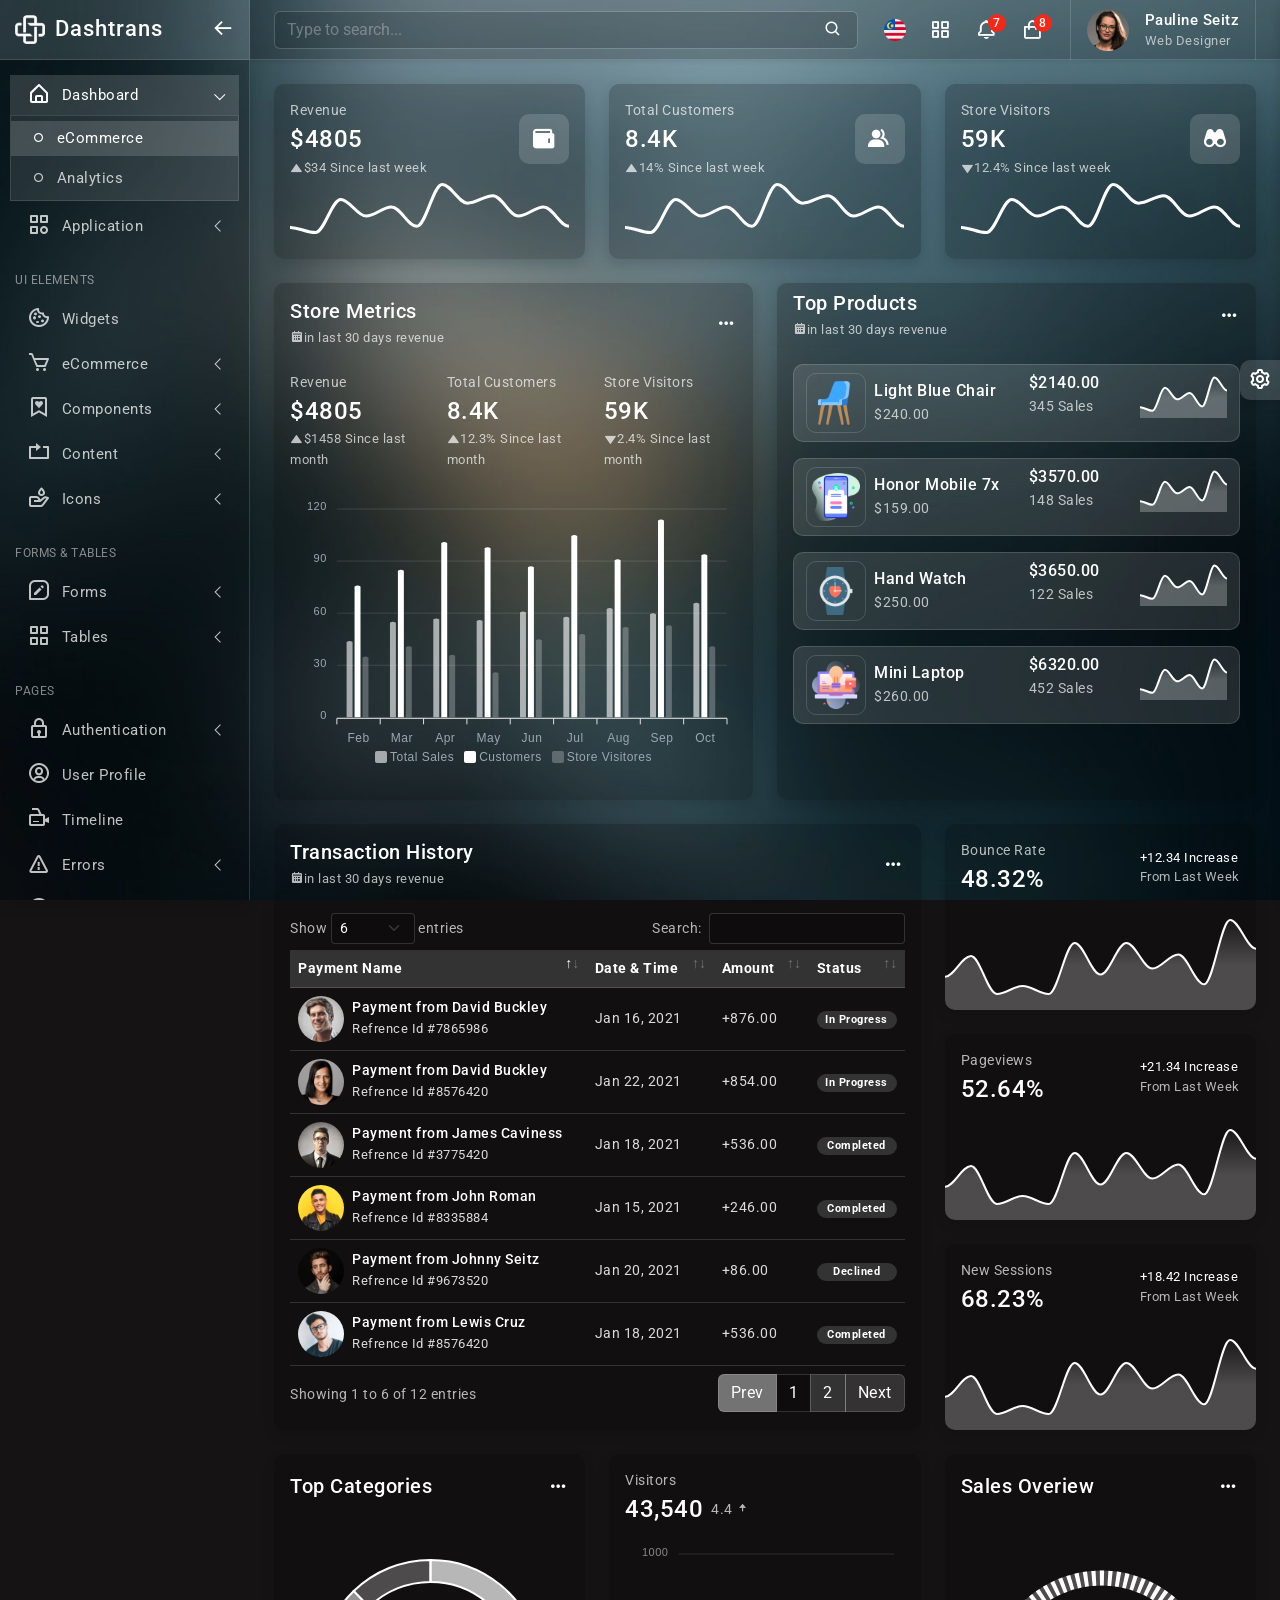
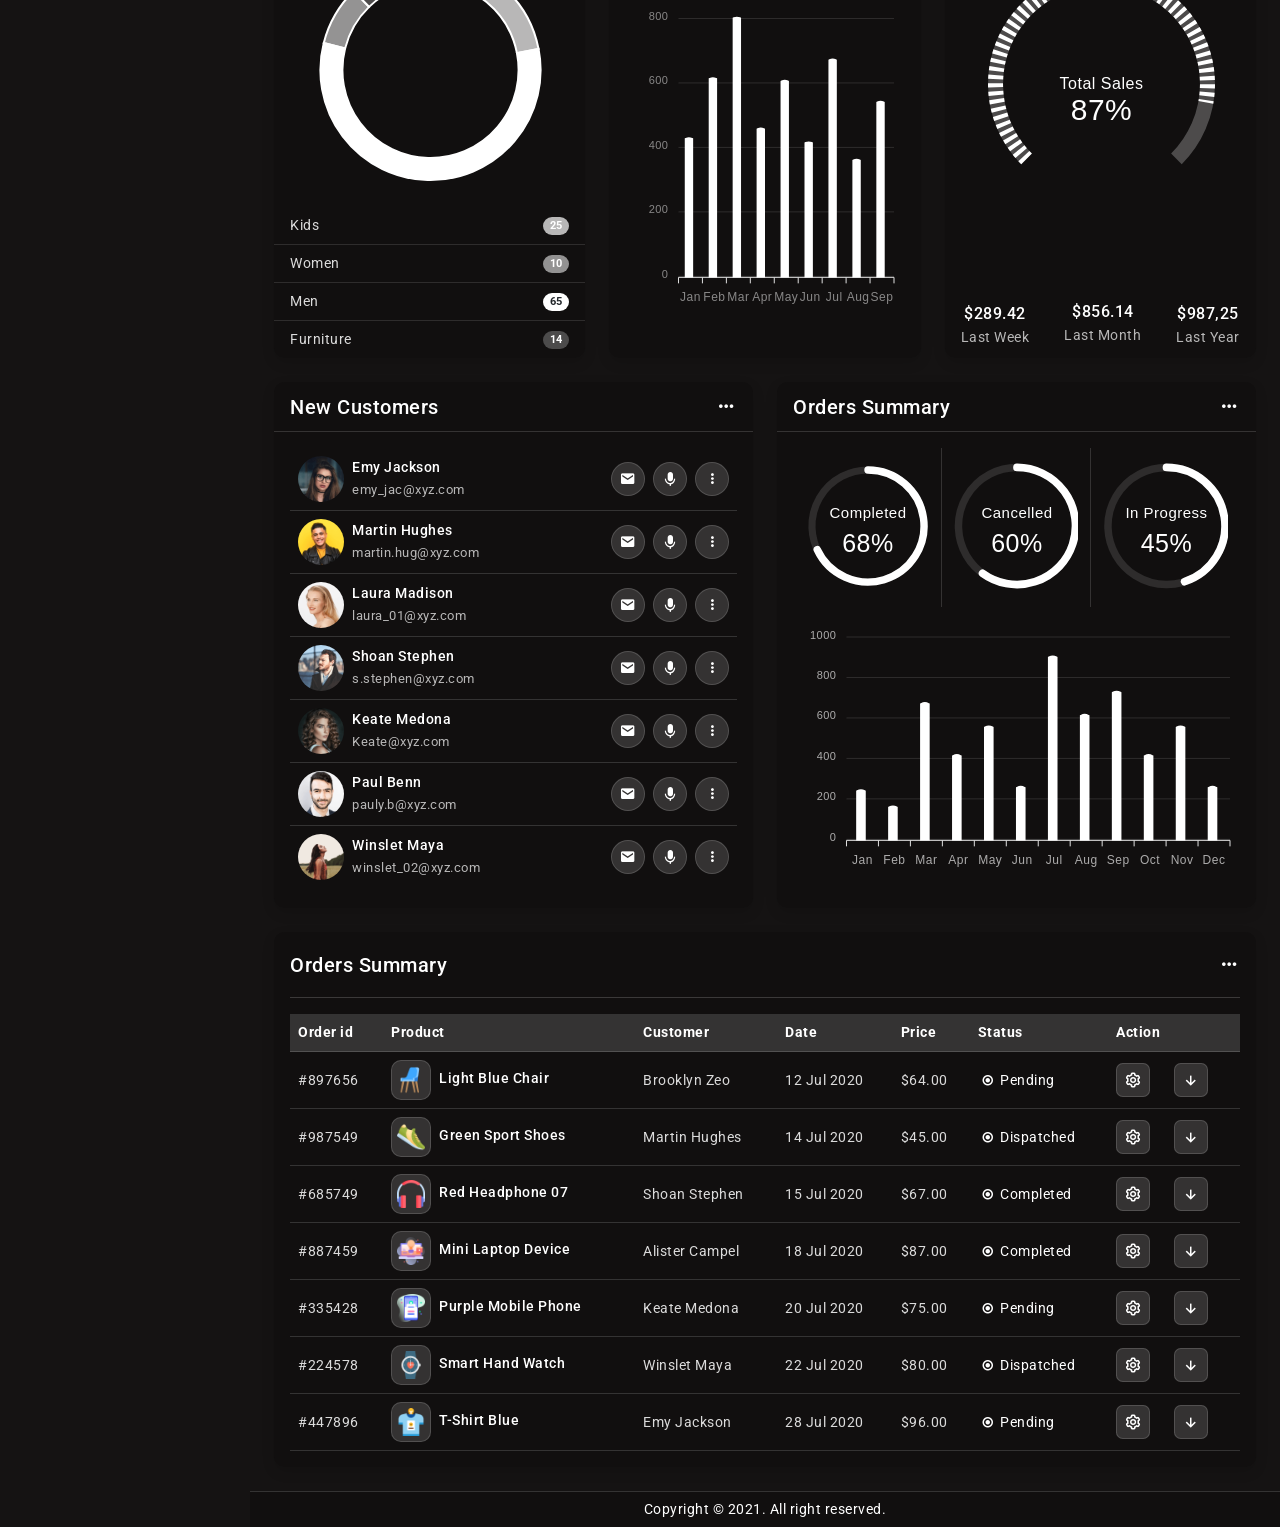
<file: refs/design_system/model_3/index.html>
<!DOCTYPE html><html lang="en"><head>
	<!-- Required meta tags -->
	<meta charset="utf-8">
	<meta name="viewport" content="width=device-width, initial-scale=1">
	<!--favicon-->
	<link rel="icon" href="images/favicon-32x32.png" type="image/png">
	<!--plugins-->
	<link href="css/simplebar.css" rel="stylesheet">
	<link href="css/perfect-scrollbar.css" rel="stylesheet">
	<link href="css/metisMenu.min.css" rel="stylesheet">
	<link href="css/dataTables.bootstrap5.min.css" rel="stylesheet">
	<!-- loader-->
	<link href="css/pace.min.css" rel="stylesheet">
	<script src="js/pace.min.js"></script>
	<!-- Bootstrap CSS -->
	<link href="css/bootstrap.min.css" rel="stylesheet">
	<link href="css/bootstrap-extended.css" rel="stylesheet">
	<link href="https://fonts.googleapis.com/css2?family=Roboto:wght@400;500&display=swap" rel="stylesheet">
	<link href="css/app.css" rel="stylesheet">
	<link href="css/icons.css" rel="stylesheet">
	
	<title>Dashtrans - Bootstrap5 Admin Template</title>
</head>

<body class="bg-theme bg-theme2">
	<!--wrapper-->
	<div class="wrapper">
		<!--sidebar wrapper -->
		<div class="sidebar-wrapper" data-simplebar="true">
			<div class="sidebar-header">
				<div>
					<img src="images/logo-icon.png" class="logo-icon" alt="logo icon">
				</div>
				<div>
					<h4 class="logo-text">Dashtrans</h4>
				</div>
				<div class="toggle-icon ms-auto"><i class="bx bx-arrow-back"></i>
				</div>
			 </div>
			<!--navigation-->
			<ul class="metismenu" id="menu">
				<li>
					<a href="javascript:;" class="has-arrow">
						<div class="parent-icon"><i class="bx bx-home-alt"></i>
						</div>
						<div class="menu-title">Dashboard</div>
					</a>
					<ul>
						<li> <a href="index.html"><i class="bx bx-radio-circle"></i>eCommerce</a>
						</li>
						<li> <a href="index2.html"><i class="bx bx-radio-circle"></i>Analytics</a>
						</li>
					</ul>
				</li>
				<li>
					<a href="javascript:;" class="has-arrow">
						<div class="parent-icon"><i class="bx bx-category"></i>
						</div>
						<div class="menu-title">Application</div>
					</a>
					<ul>
						<li> <a href="app-emailbox.html"><i class="bx bx-radio-circle"></i>Email</a>
						</li>
						<li> <a href="app-chat-box.html"><i class="bx bx-radio-circle"></i>Chat Box</a>
						</li>
						<li> <a href="app-file-manager.html"><i class="bx bx-radio-circle"></i>File Manager</a>
						</li>
						<li> <a href="app-contact-list.html"><i class="bx bx-radio-circle"></i>Contatcs</a>
						</li>
						<li> <a href="app-to-do.html"><i class="bx bx-radio-circle"></i>Todo List</a>
						</li>
						<li> <a href="app-invoice.html"><i class="bx bx-radio-circle"></i>Invoice</a>
						</li>
						<li> <a href="app-fullcalender.html"><i class="bx bx-radio-circle"></i>Calendar</a>
						</li>
					</ul>
				</li>
				<li class="menu-label">UI Elements</li>
				<li>
					<a href="widgets.html">
						<div class="parent-icon"><i class="bx bx-cookie"></i>
						</div>
						<div class="menu-title">Widgets</div>
					</a>
				</li>
				<li>
					<a href="javascript:;" class="has-arrow">
						<div class="parent-icon"><i class="bx bx-cart"></i>
						</div>
						<div class="menu-title">eCommerce</div>
					</a>
					<ul>
						<li> <a href="ecommerce-products.html"><i class="bx bx-radio-circle"></i>Products</a>
						</li>
						<li> <a href="ecommerce-products-details.html"><i class="bx bx-radio-circle"></i>Product Details</a>
						</li>
						<li> <a href="ecommerce-add-new-products.html"><i class="bx bx-radio-circle"></i>Add New Products</a>
						</li>
						<li> <a href="ecommerce-orders.html"><i class="bx bx-radio-circle"></i>Orders</a>
						</li>
					</ul>
				</li>
				<li>
					<a class="has-arrow" href="javascript:;">
						<div class="parent-icon"><i class="bx bx-bookmark-heart"></i>
						</div>
						<div class="menu-title">Components</div>
					</a>
					<ul>
						<li> <a href="component-alerts.html"><i class="bx bx-radio-circle"></i>Alerts</a>
						</li>
						<li> <a href="component-accordions.html"><i class="bx bx-radio-circle"></i>Accordions</a>
						</li>
						<li> <a href="component-badges.html"><i class="bx bx-radio-circle"></i>Badges</a>
						</li>
						<li> <a href="component-buttons.html"><i class="bx bx-radio-circle"></i>Buttons</a>
						</li>
						<li> <a href="component-cards.html"><i class="bx bx-radio-circle"></i>Cards</a>
						</li>
						<li> <a href="component-carousels.html"><i class="bx bx-radio-circle"></i>Carousels</a>
						</li>
						<li> <a href="component-list-groups.html"><i class="bx bx-radio-circle"></i>List Groups</a>
						</li>
						<li> <a href="component-media-object.html"><i class="bx bx-radio-circle"></i>Media Objects</a>
						</li>
						<li> <a href="component-modals.html"><i class="bx bx-radio-circle"></i>Modals</a>
						</li>
						<li> <a href="component-navs-tabs.html"><i class="bx bx-radio-circle"></i>Navs & Tabs</a>
						</li>
						<li> <a href="component-navbar.html"><i class="bx bx-radio-circle"></i>Navbar</a>
						</li>
						<li> <a href="component-paginations.html"><i class="bx bx-radio-circle"></i>Pagination</a>
						</li>
						<li> <a href="component-popovers-tooltips.html"><i class="bx bx-radio-circle"></i>Popovers & Tooltips</a>
						</li>
						<li> <a href="component-progress-bars.html"><i class="bx bx-radio-circle"></i>Progress</a>
						</li>
						<li> <a href="component-spinners.html"><i class="bx bx-radio-circle"></i>Spinners</a>
						</li>
						<li> <a href="component-notifications.html"><i class="bx bx-radio-circle"></i>Notifications</a>
						</li>
						<li> <a href="component-avtars-chips.html"><i class="bx bx-radio-circle"></i>Avatrs & Chips</a>
						</li>
					</ul>
				</li>
				<li>
					<a class="has-arrow" href="javascript:;">
						<div class="parent-icon"><i class="bx bx-repeat"></i>
						</div>
						<div class="menu-title">Content</div>
					</a>
					<ul>
						<li> <a href="content-grid-system.html"><i class="bx bx-radio-circle"></i>Grid System</a>
						</li>
						<li> <a href="content-typography.html"><i class="bx bx-radio-circle"></i>Typography</a>
						</li>
						<li> <a href="content-text-utilities.html"><i class="bx bx-radio-circle"></i>Text Utilities</a>
						</li>
					</ul>
				</li>
				<li>
					<a class="has-arrow" href="javascript:;">
						<div class="parent-icon"> <i class="bx bx-donate-blood"></i>
						</div>
						<div class="menu-title">Icons</div>
					</a>
					<ul>
						<li> <a href="icons-line-icons.html"><i class="bx bx-radio-circle"></i>Line Icons</a>
						</li>
						<li> <a href="icons-boxicons.html"><i class="bx bx-radio-circle"></i>Boxicons</a>
						</li>
						<li> <a href="icons-feather-icons.html"><i class="bx bx-radio-circle"></i>Feather Icons</a>
						</li>
					</ul>
				</li>
				
				<li class="menu-label">Forms & Tables</li>
				<li>
					<a class="has-arrow" href="javascript:;">
						<div class="parent-icon"><i class="bx bx-message-square-edit"></i>
						</div>
						<div class="menu-title">Forms</div>
					</a>
					<ul>
						<li> <a href="form-elements.html"><i class="bx bx-radio-circle"></i>Form Elements</a>
						</li>
						<li> <a href="form-input-group.html"><i class="bx bx-radio-circle"></i>Input Groups</a>
						</li>
						
						<li> <a href="form-layouts.html"><i class="bx bx-radio-circle"></i>Forms Layouts</a>
						</li>
						<li> <a href="form-validations.html"><i class="bx bx-radio-circle"></i>Form Validation</a>
						</li>
						<li> <a href="form-wizard.html"><i class="bx bx-radio-circle"></i>Form Wizard</a>
						</li>
						<li> <a href="form-text-editor.html"><i class="bx bx-radio-circle"></i>Text Editor</a>
						</li>
						<li> <a href="form-file-upload.html"><i class="bx bx-radio-circle"></i>File Upload</a>
						</li>
						<li> <a href="form-date-time-pickes.html"><i class="bx bx-radio-circle"></i>Date Pickers</a>
						</li>
						<li> <a href="form-select2.html"><i class="bx bx-radio-circle"></i>Select2</a>
						</li>
						<li> <a href="form-repeater.html"><i class="bx bx-radio-circle"></i>Form Repeater</a>
						</li>
					</ul>
				</li>
				<li>
					<a class="has-arrow" href="javascript:;">
						<div class="parent-icon"><i class="bx bx-grid-alt"></i>
						</div>
						<div class="menu-title">Tables</div>
					</a>
					<ul>
						<li> <a href="table-basic-table.html"><i class="bx bx-radio-circle"></i>Basic Table</a>
						</li>
						<li> <a href="table-datatable.html"><i class="bx bx-radio-circle"></i>Data Table</a>
						</li>
					</ul>
				</li>
				<li class="menu-label">Pages</li>
				<li>
					<a class="has-arrow" href="javascript:;">
						<div class="parent-icon"><i class="bx bx-lock"></i>
						</div>
						<div class="menu-title">Authentication</div>
					</a>
					<ul>
						<li><a class="has-arrow" href="javascript:;"><i class="bx bx-radio-circle"></i>Basic</a>
							<ul>
								<li><a href="auth-basic-signin.html" target="_blank"><i class="bx bx-radio-circle"></i>Sign In</a></li>
								<li><a href="auth-basic-signup.html" target="_blank"><i class="bx bx-radio-circle"></i>Sign Up</a></li>
								<li><a href="auth-basic-forgot-password.html" target="_blank"><i class="bx bx-radio-circle"></i>Forgot Password</a></li>
								<li><a href="auth-basic-reset-password.html" target="_blank"><i class="bx bx-radio-circle"></i>Reset Password</a></li>
							</ul>
						</li>
						<li><a class="has-arrow" href="javascript:;"><i class="bx bx-radio-circle"></i>Cover</a>
							<ul>
								<li><a href="auth-cover-signin.html" target="_blank"><i class="bx bx-radio-circle"></i>Sign In</a></li>
								<li><a href="auth-cover-signup.html" target="_blank"><i class="bx bx-radio-circle"></i>Sign Up</a></li>
								<li><a href="auth-cover-forgot-password.html" target="_blank"><i class="bx bx-radio-circle"></i>Forgot Password</a></li>
								<li><a href="auth-cover-reset-password.html" target="_blank"><i class="bx bx-radio-circle"></i>Reset Password</a></li>
							</ul>
						</li>
						<li><a class="has-arrow" href="javascript:;"><i class="bx bx-radio-circle"></i>With Header Footer</a>
							<ul>
								<li><a href="auth-header-footer-signin.html" target="_blank"><i class="bx bx-radio-circle"></i>Sign In</a></li>
								<li><a href="auth-header-footer-signup.html" target="_blank"><i class="bx bx-radio-circle"></i>Sign Up</a></li>
								<li><a href="auth-header-footer-forgot-password.html" target="_blank"><i class="bx bx-radio-circle"></i>Forgot Password</a></li>
								<li><a href="auth-header-footer-reset-password.html" target="_blank"><i class="bx bx-radio-circle"></i>Reset Password</a></li>
							</ul>
						</li>
					</ul>
				</li>
				<li>
					<a href="user-profile.html">
						<div class="parent-icon"><i class="bx bx-user-circle"></i>
						</div>
						<div class="menu-title">User Profile</div>
					</a>
				</li>
				<li>
					<a href="timeline.html">
						<div class="parent-icon"> <i class="bx bx-video-recording"></i>
						</div>
						<div class="menu-title">Timeline</div>
					</a>
				</li>
				<li>
					<a class="has-arrow" href="javascript:;">
						<div class="parent-icon"><i class="bx bx-error"></i>
						</div>
						<div class="menu-title">Errors</div>
					</a>
					<ul>
						<li> <a href="errors-404-error.html" target="_blank"><i class="bx bx-radio-circle"></i>404 Error</a>
						</li>
						<li> <a href="errors-500-error.html" target="_blank"><i class="bx bx-radio-circle"></i>500 Error</a>
						</li>
						<li> <a href="errors-coming-soon.html" target="_blank"><i class="bx bx-radio-circle"></i>Coming Soon</a>
						</li>
						<li> <a href="error-blank-page.html" target="_blank"><i class="bx bx-radio-circle"></i>Blank Page</a>
						</li>
					</ul>
				</li>
				<li>
					<a href="faq.html">
						<div class="parent-icon"><i class="bx bx-help-circle"></i>
						</div>
						<div class="menu-title">FAQ</div>
					</a>
				</li>
				<li>
					<a href="pricing-table.html">
						<div class="parent-icon"><i class="bx bx-diamond"></i>
						</div>
						<div class="menu-title">Pricing</div>
					</a>
				</li>
				<li class="menu-label">Charts & Maps</li>
				<li>
					<a class="has-arrow" href="javascript:;">
						<div class="parent-icon"><i class="bx bx-line-chart"></i>
						</div>
						<div class="menu-title">Charts</div>
					</a>
					<ul>
						<li> <a href="charts-apex-chart.html"><i class="bx bx-radio-circle"></i>Apex</a>
						</li>
						<li> <a href="charts-chartjs.html"><i class="bx bx-radio-circle"></i>Chartjs</a>
						</li>
						<li> <a href="charts-highcharts.html"><i class="bx bx-radio-circle"></i>Highcharts</a>
						</li>
					</ul>
				</li>
				<li>
					<a class="has-arrow" href="javascript:;">
						<div class="parent-icon"><i class="bx bx-map-alt"></i>
						</div>
						<div class="menu-title">Maps</div>
					</a>
					<ul>
						<li> <a href="map-google-maps.html"><i class="bx bx-radio-circle"></i>Google Maps</a>
						</li>
						<li> <a href="map-vector-maps.html"><i class="bx bx-radio-circle"></i>Vector Maps</a>
						</li>
					</ul>
				</li>
				<li class="menu-label">Others</li>
				<li>
					<a class="has-arrow" href="javascript:;">
						<div class="parent-icon"><i class="bx bx-menu"></i>
						</div>
						<div class="menu-title">Menu Levels</div>
					</a>
					<ul>
						<li> <a class="has-arrow" href="javascript:;"><i class="bx bx-radio-circle"></i>Level One</a>
							<ul>
								<li> <a class="has-arrow" href="javascript:;"><i class="bx bx-radio-circle"></i>Level Two</a>
									<ul>
										<li> <a href="javascript:;"><i class="bx bx-radio-circle"></i>Level Three</a>
										</li>
									</ul>
								</li>
							</ul>
						</li>
					</ul>
				</li>
				<li>
					<a href="javascript:;">
						<div class="parent-icon"><i class="bx bx-folder"></i>
						</div>
						<div class="menu-title">Documentation</div>
					</a>
				</li>
				<li>
					<a href="https://themeforest.net/user/codervent" target="_blank">
						<div class="parent-icon"><i class="bx bx-support"></i>
						</div>
						<div class="menu-title">Support</div>
					</a>
				</li>
			</ul>
			<!--end navigation-->
		</div>
		<!--end sidebar wrapper -->
		<!--start header -->
		<header>
			<div class="topbar d-flex align-items-center">
				<nav class="navbar navbar-expand gap-3">
					<div class="mobile-toggle-menu"><i class="bx bx-menu"></i>
					</div>
					<div class="search-bar flex-grow-1">
						<div class="position-relative search-bar-box">
							<input type="text" class="form-control search-control" placeholder="Type to search..."> <span class="position-absolute top-50 search-show translate-middle-y"><i class="bx bx-search"></i></span>
							<span class="position-absolute top-50 search-close translate-middle-y"><i class="bx bx-x"></i></span>
						</div>
					</div>
					<div class="top-menu ms-auto">
						<ul class="navbar-nav align-items-center gap-1">
							<li class="nav-item mobile-search-icon d-flex d-lg-none" data-bs-toggle="modal" data-bs-target="#SearchModal">
								<a class="nav-link" href="avascript:;"><i class="bx bx-search"></i>
								</a>
							</li>
							<li class="nav-item dropdown dropdown-laungauge d-none d-sm-flex">
								<a class="nav-link dropdown-toggle dropdown-toggle-nocaret" href="avascript:;" data-bs-toggle="dropdown"><img src="images/02.png" width="22" alt="">
								</a>
								<ul class="dropdown-menu dropdown-menu-end">
									<li><a class="dropdown-item d-flex align-items-center py-2" href="javascript:;"><img src="images/01.png" width="20" alt=""><span class="ms-2">English</span></a>
									</li>
									<li><a class="dropdown-item d-flex align-items-center py-2" href="javascript:;"><img src="images/02.png" width="20" alt=""><span class="ms-2">Catalan</span></a>
									</li>
									<li><a class="dropdown-item d-flex align-items-center py-2" href="javascript:;"><img src="images/03.png" width="20" alt=""><span class="ms-2">French</span></a>
									</li>
									<li><a class="dropdown-item d-flex align-items-center py-2" href="javascript:;"><img src="images/04.png" width="20" alt=""><span class="ms-2">Belize</span></a>
									</li>
									<li><a class="dropdown-item d-flex align-items-center py-2" href="javascript:;"><img src="images/05.png" width="20" alt=""><span class="ms-2">Colombia</span></a>
									</li>
									<li><a class="dropdown-item d-flex align-items-center py-2" href="javascript:;"><img src="images/06.png" width="20" alt=""><span class="ms-2">Spanish</span></a>
									</li>
									<li><a class="dropdown-item d-flex align-items-center py-2" href="javascript:;"><img src="images/07.png" width="20" alt=""><span class="ms-2">Georgian</span></a>
									</li>
									<li><a class="dropdown-item d-flex align-items-center py-2" href="javascript:;"><img src="images/08.png" width="20" alt=""><span class="ms-2">Hindi</span></a>
									</li>
								</ul>
							</li>

							<li class="nav-item dropdown dropdown-app">
								<a class="nav-link dropdown-toggle dropdown-toggle-nocaret" data-bs-toggle="dropdown" href="javascript:;"><i class="bx bx-grid-alt"></i></a>
								<div class="dropdown-menu dropdown-menu-end p-0">
									<div class="app-container p-2 my-2">
									  <div class="row gx-0 gy-2 row-cols-3 justify-content-center p-2">
										 <div class="col">
										  <a href="javascript:;">
											<div class="app-box text-center">
											  <div class="app-icon">
												  <img src="images/slack.png" width="30" alt="">
											  </div>
											  <div class="app-name">
												  <p class="mb-0 mt-1">Slack</p>
											  </div>
											  </div>
											</a>
										 </div>
										 <div class="col">
										  <a href="javascript:;">
											<div class="app-box text-center">
											  <div class="app-icon">
												  <img src="images/behance.png" width="30" alt="">
											  </div>
											  <div class="app-name">
												  <p class="mb-0 mt-1">Behance</p>
											  </div>
											  </div>
										  </a>
										 </div>
										 <div class="col">
										  <a href="javascript:;">
											<div class="app-box text-center">
											  <div class="app-icon">
												<img src="images/google-drive.png" width="30" alt="">
											  </div>
											  <div class="app-name">
												  <p class="mb-0 mt-1">Dribble</p>
											  </div>
											  </div>
											</a>
										 </div>
										 <div class="col">
										  <a href="javascript:;">
											<div class="app-box text-center">
											  <div class="app-icon">
												  <img src="images/outlook.png" width="30" alt="">
											  </div>
											  <div class="app-name">
												  <p class="mb-0 mt-1">Outlook</p>
											  </div>
											  </div>
											</a>
										 </div>
										 <div class="col">
										  <a href="javascript:;">
											<div class="app-box text-center">
											  <div class="app-icon">
												  <img src="images/github.png" width="30" alt="">
											  </div>
											  <div class="app-name">
												  <p class="mb-0 mt-1">GitHub</p>
											  </div>
											  </div>
											</a>
										 </div>
										 <div class="col">
										  <a href="javascript:;">
											<div class="app-box text-center">
											  <div class="app-icon">
												  <img src="images/stack-overflow.png" width="30" alt="">
											  </div>
											  <div class="app-name">
												  <p class="mb-0 mt-1">Stack</p>
											  </div>
											  </div>
											</a>
										 </div>
										 <div class="col">
										  <a href="javascript:;">
											<div class="app-box text-center">
											  <div class="app-icon">
												  <img src="images/figma.png" width="30" alt="">
											  </div>
											  <div class="app-name">
												  <p class="mb-0 mt-1">Stack</p>
											  </div>
											  </div>
											</a>
										 </div>
										 <div class="col">
										  <a href="javascript:;">
											<div class="app-box text-center">
											  <div class="app-icon">
												  <img src="images/twitter.png" width="30" alt="">
											  </div>
											  <div class="app-name">
												  <p class="mb-0 mt-1">Twitter</p>
											  </div>
											  </div>
											</a>
										 </div>
										 <div class="col">
										  <a href="javascript:;">
											<div class="app-box text-center">
											  <div class="app-icon">
												  <img src="images/google-calendar.png" width="30" alt="">
											  </div>
											  <div class="app-name">
												  <p class="mb-0 mt-1">Calendar</p>
											  </div>
											  </div>
											</a>
										 </div>
										 <div class="col">
										  <a href="javascript:;">
											<div class="app-box text-center">
											  <div class="app-icon">
												  <img src="images/spotify.png" width="30" alt="">
											  </div>
											  <div class="app-name">
												  <p class="mb-0 mt-1">Spotify</p>
											  </div>
											  </div>
											</a>
										 </div>
										 <div class="col">
										  <a href="javascript:;">
											<div class="app-box text-center">
											  <div class="app-icon">
												  <img src="images/google-photos.png" width="30" alt="">
											  </div>
											  <div class="app-name">
												  <p class="mb-0 mt-1">Photos</p>
											  </div>
											  </div>
											</a>
										 </div>
										 <div class="col">
										  <a href="javascript:;">
											<div class="app-box text-center">
											  <div class="app-icon">
												  <img src="images/pinterest.png" width="30" alt="">
											  </div>
											  <div class="app-name">
												  <p class="mb-0 mt-1">Photos</p>
											  </div>
											  </div>
											</a>
										 </div>
										 <div class="col">
										  <a href="javascript:;">
											<div class="app-box text-center">
											  <div class="app-icon">
												  <img src="images/linkedin.png" width="30" alt="">
											  </div>
											  <div class="app-name">
												  <p class="mb-0 mt-1">linkedin</p>
											  </div>
											  </div>
											</a>
										 </div>
										 <div class="col">
										  <a href="javascript:;">
											<div class="app-box text-center">
											  <div class="app-icon">
												  <img src="images/dribble.png" width="30" alt="">
											  </div>
											  <div class="app-name">
												  <p class="mb-0 mt-1">Dribble</p>
											  </div>
											  </div>
											</a>
										 </div>
										 <div class="col">
										  <a href="javascript:;">
											<div class="app-box text-center">
											  <div class="app-icon">
												  <img src="images/youtube.png" width="30" alt="">
											  </div>
											  <div class="app-name">
												  <p class="mb-0 mt-1">YouTube</p>
											  </div>
											  </div>
											</a>
										 </div>
										 <div class="col">
										  <a href="javascript:;">
											<div class="app-box text-center">
											  <div class="app-icon">
												  <img src="images/google.png" width="30" alt="">
											  </div>
											  <div class="app-name">
												  <p class="mb-0 mt-1">News</p>
											  </div>
											  </div>
											</a>
										 </div>
										 <div class="col">
										  <a href="javascript:;">
											<div class="app-box text-center">
											  <div class="app-icon">
												  <img src="images/envato.png" width="30" alt="">
											  </div>
											  <div class="app-name">
												  <p class="mb-0 mt-1">Envato</p>
											  </div>
											  </div>
											</a>
										 </div>
										 <div class="col">
										  <a href="javascript:;">
											<div class="app-box text-center">
											  <div class="app-icon">
												  <img src="images/safari.png" width="30" alt="">
											  </div>
											  <div class="app-name">
												  <p class="mb-0 mt-1">Safari</p>
											  </div>
											  </div>
											</a>
										 </div>
				
									  </div><!--end row-->
				
									</div>
								</div>
							</li>

							<li class="nav-item dropdown dropdown-large">
								<a class="nav-link dropdown-toggle dropdown-toggle-nocaret position-relative" href="#" data-bs-toggle="dropdown"><span class="alert-count">7</span>
									<i class="bx bx-bell"></i>
								</a>
								<div class="dropdown-menu dropdown-menu-end">
									<a href="javascript:;">
										<div class="msg-header">
											<p class="msg-header-title">Notifications</p>
											<p class="msg-header-badge">8 New</p>
										</div>
									</a>
									<div class="header-notifications-list">
										<a class="dropdown-item" href="javascript:;">
											<div class="d-flex align-items-center">
												<div class="user-online">
													<img src="images/avatar-1.png" class="msg-avatar" alt="user avatar">
												</div>
												<div class="flex-grow-1">
													<h6 class="msg-name">Daisy Anderson<span class="msg-time float-end">5 sec
												ago</span></h6>
													<p class="msg-info">The standard chunk of lorem</p>
												</div>
											</div>
										</a>
										<a class="dropdown-item" href="javascript:;">
											<div class="d-flex align-items-center">
												<div class="notify bg-light-danger text-danger">dc
												</div>
												<div class="flex-grow-1">
													<h6 class="msg-name">New Orders <span class="msg-time float-end">2 min
												ago</span></h6>
													<p class="msg-info">You have recived new orders</p>
												</div>
											</div>
										</a>
										<a class="dropdown-item" href="javascript:;">
											<div class="d-flex align-items-center">
												<div class="user-online">
													<img src="images/avatar-2.png" class="msg-avatar" alt="user avatar">
												</div>
												<div class="flex-grow-1">
													<h6 class="msg-name">Althea Cabardo <span class="msg-time float-end">14
												sec ago</span></h6>
													<p class="msg-info">Many desktop publishing packages</p>
												</div>
											</div>
										</a>
										<a class="dropdown-item" href="javascript:;">
											<div class="d-flex align-items-center">
												<div class="notify bg-light-success text-success">
													<img src="images/outlook.png" width="25" alt="user avatar">
												</div>
												<div class="flex-grow-1">
													<h6 class="msg-name">Account Created<span class="msg-time float-end">28 min
												ago</span></h6>
													<p class="msg-info">Successfully created new email</p>
												</div>
											</div>
										</a>
										<a class="dropdown-item" href="javascript:;">
											<div class="d-flex align-items-center">
												<div class="notify bg-light-info text-info">Ss
												</div>
												<div class="flex-grow-1">
													<h6 class="msg-name">New Product Approved <span class="msg-time float-end">2 hrs ago</span></h6>
													<p class="msg-info">Your new product has approved</p>
												</div>
											</div>
										</a>
										<a class="dropdown-item" href="javascript:;">
											<div class="d-flex align-items-center">
												<div class="user-online">
													<img src="images/avatar-4.png" class="msg-avatar" alt="user avatar">
												</div>
												<div class="flex-grow-1">
													<h6 class="msg-name">Katherine Pechon <span class="msg-time float-end">15
												min ago</span></h6>
													<p class="msg-info">Making this the first true generator</p>
												</div>
											</div>
										</a>
										<a class="dropdown-item" href="javascript:;">
											<div class="d-flex align-items-center">
												<div class="notify bg-light-success text-success"><i class="bx bx-check-square"></i>
												</div>
												<div class="flex-grow-1">
													<h6 class="msg-name">Your item is shipped <span class="msg-time float-end">5 hrs
												ago</span></h6>
													<p class="msg-info">Successfully shipped your item</p>
												</div>
											</div>
										</a>
										<a class="dropdown-item" href="javascript:;">
											<div class="d-flex align-items-center">
												<div class="notify bg-light-primary">
													<img src="images/github.png" width="25" alt="user avatar">
												</div>
												<div class="flex-grow-1">
													<h6 class="msg-name">New 24 authors<span class="msg-time float-end">1 day
												ago</span></h6>
													<p class="msg-info">24 new authors joined last week</p>
												</div>
											</div>
										</a>
										<a class="dropdown-item" href="javascript:;">
											<div class="d-flex align-items-center">
												<div class="user-online">
													<img src="images/avatar-8.png" class="msg-avatar" alt="user avatar">
												</div>
												<div class="flex-grow-1">
													<h6 class="msg-name">Peter Costanzo <span class="msg-time float-end">6 hrs
												ago</span></h6>
													<p class="msg-info">It was popularised in the 1960s</p>
												</div>
											</div>
										</a>
									</div>
									<a href="javascript:;">
										<div class="text-center msg-footer">
											<button class="btn btn-light w-100">View All Notifications</button>
										</div>
									</a>
								</div>
							</li>
							<li class="nav-item dropdown dropdown-large">
								<a class="nav-link dropdown-toggle dropdown-toggle-nocaret position-relative" href="#" role="button" data-bs-toggle="dropdown" aria-expanded="false"> <span class="alert-count">8</span>
									<i class="bx bx-shopping-bag"></i>
								</a>
								<div class="dropdown-menu dropdown-menu-end">
									<a href="javascript:;">
										<div class="msg-header">
											<p class="msg-header-title">My Cart</p>
											<p class="msg-header-badge">10 Items</p>
										</div>
									</a>
									<div class="header-message-list">
										<a class="dropdown-item" href="javascript:;">
											<div class="d-flex align-items-center gap-3">
												<div class="position-relative">
													<div class="cart-product rounded-circle bg-light">
														<img src="images/11.png" class="" alt="product image">
													</div>
												</div>
												<div class="flex-grow-1">
													<h6 class="cart-product-title mb-0">Men White T-Shirt</h6>
													<p class="cart-product-price mb-0">1 X $29.00</p>
												</div>
												<div class="">
													<p class="cart-price mb-0">$250</p>
												</div>
												<div class="cart-product-cancel"><i class="bx bx-x"></i>
												</div>
											</div>
										</a>
										<a class="dropdown-item" href="javascript:;">
											<div class="d-flex align-items-center gap-3">
												<div class="position-relative">
													<div class="cart-product rounded-circle bg-light">
														<img src="images/02_1.png" class="" alt="product image">
													</div>
												</div>
												<div class="flex-grow-1">
													<h6 class="cart-product-title mb-0">Men White T-Shirt</h6>
													<p class="cart-product-price mb-0">1 X $29.00</p>
												</div>
												<div class="">
													<p class="cart-price mb-0">$250</p>
												</div>
												<div class="cart-product-cancel"><i class="bx bx-x"></i>
												</div>
											</div>
										</a>
										<a class="dropdown-item" href="javascript:;">
											<div class="d-flex align-items-center gap-3">
												<div class="position-relative">
													<div class="cart-product rounded-circle bg-light">
														<img src="images/03_1.png" class="" alt="product image">
													</div>
												</div>
												<div class="flex-grow-1">
													<h6 class="cart-product-title mb-0">Men White T-Shirt</h6>
													<p class="cart-product-price mb-0">1 X $29.00</p>
												</div>
												<div class="">
													<p class="cart-price mb-0">$250</p>
												</div>
												<div class="cart-product-cancel"><i class="bx bx-x"></i>
												</div>
											</div>
										</a>
										<a class="dropdown-item" href="javascript:;">
											<div class="d-flex align-items-center gap-3">
												<div class="position-relative">
													<div class="cart-product rounded-circle bg-light">
														<img src="images/04_1.png" class="" alt="product image">
													</div>
												</div>
												<div class="flex-grow-1">
													<h6 class="cart-product-title mb-0">Men White T-Shirt</h6>
													<p class="cart-product-price mb-0">1 X $29.00</p>
												</div>
												<div class="">
													<p class="cart-price mb-0">$250</p>
												</div>
												<div class="cart-product-cancel"><i class="bx bx-x"></i>
												</div>
											</div>
										</a>
										<a class="dropdown-item" href="javascript:;">
											<div class="d-flex align-items-center gap-3">
												<div class="position-relative">
													<div class="cart-product rounded-circle bg-light">
														<img src="images/05_1.png" class="" alt="product image">
													</div>
												</div>
												<div class="flex-grow-1">
													<h6 class="cart-product-title mb-0">Men White T-Shirt</h6>
													<p class="cart-product-price mb-0">1 X $29.00</p>
												</div>
												<div class="">
													<p class="cart-price mb-0">$250</p>
												</div>
												<div class="cart-product-cancel"><i class="bx bx-x"></i>
												</div>
											</div>
										</a>
										<a class="dropdown-item" href="javascript:;">
											<div class="d-flex align-items-center gap-3">
												<div class="position-relative">
													<div class="cart-product rounded-circle bg-light">
														<img src="images/06_1.png" class="" alt="product image">
													</div>
												</div>
												<div class="flex-grow-1">
													<h6 class="cart-product-title mb-0">Men White T-Shirt</h6>
													<p class="cart-product-price mb-0">1 X $29.00</p>
												</div>
												<div class="">
													<p class="cart-price mb-0">$250</p>
												</div>
												<div class="cart-product-cancel"><i class="bx bx-x"></i>
												</div>
											</div>
										</a>
										<a class="dropdown-item" href="javascript:;">
											<div class="d-flex align-items-center gap-3">
												<div class="position-relative">
													<div class="cart-product rounded-circle bg-light">
														<img src="images/07_1.png" class="" alt="product image">
													</div>
												</div>
												<div class="flex-grow-1">
													<h6 class="cart-product-title mb-0">Men White T-Shirt</h6>
													<p class="cart-product-price mb-0">1 X $29.00</p>
												</div>
												<div class="">
													<p class="cart-price mb-0">$250</p>
												</div>
												<div class="cart-product-cancel"><i class="bx bx-x"></i>
												</div>
											</div>
										</a>
										<a class="dropdown-item" href="javascript:;">
											<div class="d-flex align-items-center gap-3">
												<div class="position-relative">
													<div class="cart-product rounded-circle bg-light">
														<img src="images/08_1.png" class="" alt="product image">
													</div>
												</div>
												<div class="flex-grow-1">
													<h6 class="cart-product-title mb-0">Men White T-Shirt</h6>
													<p class="cart-product-price mb-0">1 X $29.00</p>
												</div>
												<div class="">
													<p class="cart-price mb-0">$250</p>
												</div>
												<div class="cart-product-cancel"><i class="bx bx-x"></i>
												</div>
											</div>
										</a>
										<a class="dropdown-item" href="javascript:;">
											<div class="d-flex align-items-center gap-3">
												<div class="position-relative">
													<div class="cart-product rounded-circle bg-light">
														<img src="images/09.png" class="" alt="product image">
													</div>
												</div>
												<div class="flex-grow-1">
													<h6 class="cart-product-title mb-0">Men White T-Shirt</h6>
													<p class="cart-product-price mb-0">1 X $29.00</p>
												</div>
												<div class="">
													<p class="cart-price mb-0">$250</p>
												</div>
												<div class="cart-product-cancel"><i class="bx bx-x"></i>
												</div>
											</div>
										</a>
									</div>
									<a href="javascript:;">
										<div class="text-center msg-footer">
											<div class="d-flex align-items-center justify-content-between mb-3">
												<h5 class="mb-0">Total</h5>
												<h5 class="mb-0 ms-auto">$489.00</h5>
											</div>
											<button class="btn btn-light w-100">Checkout</button>
										</div>
									</a>
								</div>
							</li>
						</ul>
					</div>
					<div class="user-box dropdown px-3">
						<a class="d-flex align-items-center nav-link dropdown-toggle gap-3 dropdown-toggle-nocaret" href="#" role="button" data-bs-toggle="dropdown" aria-expanded="false">
							<img src="images/avatar-2.png" class="user-img" alt="user avatar">
							<div class="user-info">
								<p class="user-name mb-0">Pauline Seitz</p>
								<p class="designattion mb-0">Web Designer</p>
							</div>
						</a>
						<ul class="dropdown-menu dropdown-menu-end">
							<li><a class="dropdown-item d-flex align-items-center" href="javascript:;"><i class="bx bx-user fs-5"></i><span>Profile</span></a>
							</li>
							<li><a class="dropdown-item d-flex align-items-center" href="javascript:;"><i class="bx bx-cog fs-5"></i><span>Settings</span></a>
							</li>
							<li><a class="dropdown-item d-flex align-items-center" href="javascript:;"><i class="bx bx-home-circle fs-5"></i><span>Dashboard</span></a>
							</li>
							<li><a class="dropdown-item d-flex align-items-center" href="javascript:;"><i class="bx bx-dollar-circle fs-5"></i><span>Earnings</span></a>
							</li>
							<li><a class="dropdown-item d-flex align-items-center" href="javascript:;"><i class="bx bx-download fs-5"></i><span>Downloads</span></a>
							</li>
							<li>
								<div class="dropdown-divider mb-0"></div>
							</li>
							<li><a class="dropdown-item d-flex align-items-center" href="javascript:;"><i class="bx bx-log-out-circle"></i><span>Logout</span></a>
							</li>
						</ul>
					</div>
				</nav>
			</div>
		</header>
		<!--end header -->
		<!--start page wrapper -->
		<div class="page-wrapper">
			<div class="page-content">
				<div class="row row-cols-1 row-cols-lg-2 row-cols-xl-3">
					<div class="col">
						<div class="card radius-10">
							<div class="card-body">
								<div class="d-flex align-items-center">
									<div>
										<p class="mb-0">Revenue</p>
										<h4 class="my-1">$4805</h4>
										<p class="mb-0 font-13"><i class="bx bxs-up-arrow align-middle"></i>$34 Since last week</p>
									</div>
									<div class="widgets-icons ms-auto"><i class="bx bxs-wallet"></i>
									</div>
								</div>
								<div id="chart1"></div>
							</div>
						</div>
					</div>
					<div class="col">
						<div class="card radius-10">
							<div class="card-body">
								<div class="d-flex align-items-center">
									<div>
										<p class="mb-0">Total Customers</p>
										<h4 class="my-1">8.4K</h4>
										<p class="mb-0 font-13"><i class="bx bxs-up-arrow align-middle"></i>14% Since last week</p>
									</div>
									<div class="widgets-icons ms-auto"><i class="bx bxs-group"></i>
									</div>
								</div>
								<div id="chart2"></div>
							</div>
						</div>
					</div>
					<div class="col-lg-12">
						<div class="card radius-10">
							<div class="card-body">
								<div class="d-flex align-items-center">
									<div>
										<p class="mb-0">Store Visitors</p>
										<h4 class="my-1">59K</h4>
										<p class="mb-0 font-13"><i class="bx bxs-down-arrow align-middle"></i>12.4% Since last week</p>
									</div>
									<div class="widgets-icons ms-auto"><i class="bx bxs-binoculars"></i>
									</div>
								</div>
								<div id="chart3"></div>
							</div>
						</div>
					</div>
				</div>
				<!--end row-->
				<div class="row row-cols-1 row-cols-xl-2">
					<div class="col d-flex">
						<div class="card radius-10 w-100">
							<div class="card-body">
								<div class="d-flex align-items-center">
									<div>
										<h5 class="mb-1">Store Metrics</h5>
										<p class="mb-0 font-13"><i class="bx bxs-calendar"></i>in last 30 days revenue</p>
									</div>
									<div class="dropdown ms-auto">
										<a class="dropdown-toggle dropdown-toggle-nocaret" href="#" data-bs-toggle="dropdown">	<i class="bx bx-dots-horizontal-rounded font-22  text-option"></i>
										</a>
										<ul class="dropdown-menu">
											<li><a class="dropdown-item" href="javascript:;">Action</a>
											</li>
											<li><a class="dropdown-item" href="javascript:;">Another action</a>
											</li>
											<li>
												<hr class="dropdown-divider">
											</li>
											<li><a class="dropdown-item" href="javascript:;">Something else here</a>
											</li>
										</ul>
									</div>
								</div>
								<div class="row row-cols-1 row-cols-sm-3 mt-4">
									<div class="col">
										<div>
											<p class="mb-0">Revenue</p>
											<h4 class="my-1 text-white">$4805</h4>
											<p class="mb-0 font-13"><i class="bx bxs-up-arrow align-middle"></i>$1458 Since last month</p>
										</div>
									</div>
									<div class="col">
										<div>
											<p class="mb-0">Total Customers</p>
											<h4 class="my-1 text-white">8.4K</h4>
											<p class="mb-0 font-13"><i class="bx bxs-up-arrow align-middle"></i>12.3% Since last month</p>
										</div>
									</div>
									<div class="col">
										<div>
											<p class="mb-0">Store Visitors</p>
											<h4 class="my-1 text-white">59K</h4>
											<p class="mb-0 font-13"><i class="bx bxs-down-arrow align-middle"></i>2.4% Since last month</p>
										</div>
									</div>
								</div>
								<div id="chart4"></div>
							</div>
						</div>
					</div>
					<div class="col d-flex">
						<div class="card radius-10 w-100">
							<div class="card-header border-bottom-0">
								<div class="d-flex align-items-center">
									<div>
										<h5 class="mb-1">Top Products</h5>
										<p class="mb-0 font-13"><i class="bx bxs-calendar"></i>in last 30 days revenue</p>
									</div>
									<div class="dropdown ms-auto">
										<a class="dropdown-toggle dropdown-toggle-nocaret" href="#" data-bs-toggle="dropdown">	<i class="bx bx-dots-horizontal-rounded font-22  text-option"></i>
										</a>
										<ul class="dropdown-menu">
											<li><a class="dropdown-item" href="javascript:;">Action</a>
											</li>
											<li><a class="dropdown-item" href="javascript:;">Another action</a>
											</li>
											<li>
												<hr class="dropdown-divider">
											</li>
											<li><a class="dropdown-item" href="javascript:;">Something else here</a>
											</li>
										</ul>
									</div>
								</div>
							</div>
							<div class="product-list p-3 mb-3">
								<div class="row border mx-0 mb-3 py-2 radius-10 cursor-pointer">
									<div class="col-sm-6">
										<div class="d-flex align-items-center">
											<div class="product-img">
												<img src="images/chair.png" alt="">
											</div>
											<div class="ms-2">
												<h6 class="mb-1">Light Blue Chair</h6>
												<p class="mb-0">$240.00</p>
											</div>
										</div>
									</div>
									<div class="col-sm">
										<h6 class="mb-1">$2140.00</h6>
										<p class="mb-0">345 Sales</p>
									</div>
									<div class="col-sm">
										<div id="chart5"></div>
									</div>
								</div>
								<div class="row border mx-0 mb-3 py-2 radius-10 cursor-pointer">
									<div class="col-sm-6">
										<div class="d-flex align-items-center">
											<div class="product-img">
												<img src="images/user-interface.png" alt="">
											</div>
											<div class="ms-2">
												<h6 class="mb-1">Honor Mobile 7x</h6>
												<p class="mb-0">$159.00</p>
											</div>
										</div>
									</div>
									<div class="col-sm">
										<h6 class="mb-1">$3570.00</h6>
										<p class="mb-0">148 Sales</p>
									</div>
									<div class="col-sm">
										<div id="chart6"></div>
									</div>
								</div>
								<div class="row border mx-0 mb-3 py-2 radius-10 cursor-pointer">
									<div class="col-sm-6">
										<div class="d-flex align-items-center">
											<div class="product-img">
												<img src="images/watch.png" alt="">
											</div>
											<div class="ms-2">
												<h6 class="mb-1">Hand Watch</h6>
												<p class="mb-0">$250.00</p>
											</div>
										</div>
									</div>
									<div class="col-sm">
										<h6 class="mb-1">$3650.00</h6>
										<p class="mb-0">122 Sales</p>
									</div>
									<div class="col-sm">
										<div id="chart7"></div>
									</div>
								</div>
								<div class="row border mx-0 mb-3 py-2 radius-10 cursor-pointer">
									<div class="col-sm-6">
										<div class="d-flex align-items-center">
											<div class="product-img">
												<img src="images/idea.png" alt="">
											</div>
											<div class="ms-2">
												<h6 class="mb-1">Mini Laptop</h6>
												<p class="mb-0">$260.00</p>
											</div>
										</div>
									</div>
									<div class="col-sm">
										<h6 class="mb-1">$6320.00</h6>
										<p class="mb-0">452 Sales</p>
									</div>
									<div class="col-sm">
										<div id="chart8"></div>
									</div>
								</div>
								<div class="row border mx-0 mb-3 py-2 radius-10 cursor-pointer">
									<div class="col-sm-6">
										<div class="d-flex align-items-center">
											<div class="product-img">
												<img src="images/tshirt.png" alt="">
											</div>
											<div class="ms-2">
												<h6 class="mb-1">Slim-T-Shirt</h6>
												<p class="mb-0">$112.00</p>
											</div>
										</div>
									</div>
									<div class="col-sm">
										<h6 class="mb-1">$2360.00</h6>
										<p class="mb-0">572 Sales</p>
									</div>
									<div class="col-sm">
										<div id="chart9"></div>
									</div>
								</div>
								<div class="row border mx-0 mb-3 py-2 radius-10 cursor-pointer">
									<div class="col-sm-6">
										<div class="d-flex align-items-center">
											<div class="product-img">
												<img src="images/headphones.png" alt="">
											</div>
											<div class="ms-2">
												<h6 class="mb-1">Smart Headphones</h6>
												<p class="mb-0">$360.00</p>
											</div>
										</div>
									</div>
									<div class="col-sm">
										<h6 class="mb-1">$9840.00</h6>
										<p class="mb-0">275 Sales</p>
									</div>
									<div class="col-sm">
										<div id="chart10"></div>
									</div>
								</div>
								<div class="row border mx-0 py-2 radius-10 cursor-pointer">
									<div class="col-sm-6">
										<div class="d-flex align-items-center">
											<div class="product-img">
												<img src="images/shoes.png" alt="">
											</div>
											<div class="ms-2">
												<h6 class="mb-1">Green Sports Shoes</h6>
												<p class="mb-0">$410.00</p>
											</div>
										</div>
									</div>
									<div class="col-sm">
										<h6 class="mb-1">$3840.00</h6>
										<p class="mb-0">265 Sales</p>
									</div>
									<div class="col-sm">
										<div id="chart11"></div>
									</div>
								</div>
							</div>
						</div>
					</div>
				</div>
				<!--end row-->
				<div class="row">
					<div class="col-xl-8 d-flex">
						<div class="card radius-10 w-100">
							<div class="card-body">
								<div class="d-flex align-items-center">
									<div>
										<h5 class="mb-1">Transaction History</h5>
										<p class="mb-0 font-13"><i class="bx bxs-calendar"></i>in last 30 days revenue</p>
									</div>
									<div class="dropdown ms-auto">
										<a class="dropdown-toggle dropdown-toggle-nocaret" href="#" data-bs-toggle="dropdown">	<i class="bx bx-dots-horizontal-rounded font-22  text-option"></i>
										</a>
										<ul class="dropdown-menu">
											<li><a class="dropdown-item" href="javascript:;">Action</a>
											</li>
											<li><a class="dropdown-item" href="javascript:;">Another action</a>
											</li>
											<li>
												<hr class="dropdown-divider">
											</li>
											<li><a class="dropdown-item" href="javascript:;">Something else here</a>
											</li>
										</ul>
									</div>
								</div>
								<div class="table-responsive mt-4">
									<table class="table align-middle mb-0 table-hover" id="Transaction-History">
										<thead class="table-light">
											<tr>
												<th>Payment Name</th>
												<th>Date & Time</th>
												<th>Amount</th>
												<th>Status</th>
											</tr>
										</thead>
										<tbody>
											<tr>
												<td>
													<div class="d-flex align-items-center">
														<div class="">
															<img src="images/avatar-1.png" class="rounded-circle" width="46" height="46" alt="">
														</div>
														<div class="ms-2">
															<h6 class="mb-1 font-14">Payment from Michle Jhon</h6>
															<p class="mb-0 font-13">Refrence Id #8547846</p>
														</div>
													</div>
												</td>
												<td>Jan 10, 2021</td>
												<td>+256.00</td>
												<td>
													<div class="badge rounded-pill bg-light text-white w-100">Completed</div>
												</td>
											</tr>
											<tr>
												<td>
													<div class="d-flex align-items-center">
														<div class="">
															<img src="images/avatar-2.png" class="rounded-circle" width="46" height="46" alt="">
														</div>
														<div class="ms-2">
															<h6 class="mb-1 font-14">Payment from Pauline Bird</h6>
															<p class="mb-0 font-13">Refrence Id #9653248</p>
														</div>
													</div>
												</td>
												<td>Jan 12, 2021</td>
												<td>+566.00</td>
												<td>
													<div class="badge rounded-pill bg-light text-white w-100">In Progress</div>
												</td>
											</tr>
											<tr>
												<td>
													<div class="d-flex align-items-center">
														<div class="">
															<img src="images/avatar-3.png" class="rounded-circle" width="46" height="46" alt="">
														</div>
														<div class="ms-2">
															<h6 class="mb-1 font-14">Payment from Ralph Alva</h6>
															<p class="mb-0 font-13">Refrence Id #7689524</p>
														</div>
													</div>
												</td>
												<td>Jan 14, 2021</td>
												<td>+636.00</td>
												<td>
													<div class="badge rounded-pill bg-light text-white w-100">Declined</div>
												</td>
											</tr>
											<tr>
												<td>
													<div class="d-flex align-items-center">
														<div class="">
															<img src="images/avatar-4.png" class="rounded-circle" width="46" height="46" alt="">
														</div>
														<div class="ms-2">
															<h6 class="mb-1 font-14">Payment from John Roman</h6>
															<p class="mb-0 font-13">Refrence Id #8335884</p>
														</div>
													</div>
												</td>
												<td>Jan 15, 2021</td>
												<td>+246.00</td>
												<td>
													<div class="badge rounded-pill bg-light text-white w-100">Completed</div>
												</td>
											</tr>
											<tr>
												<td>
													<div class="d-flex align-items-center">
														<div class="">
															<img src="images/avatar-7.png" class="rounded-circle" width="46" height="46" alt="">
														</div>
														<div class="ms-2">
															<h6 class="mb-1 font-14">Payment from David Buckley</h6>
															<p class="mb-0 font-13">Refrence Id #7865986</p>
														</div>
													</div>
												</td>
												<td>Jan 16, 2021</td>
												<td>+876.00</td>
												<td>
													<div class="badge rounded-pill bg-light text-white w-100">In Progress</div>
												</td>
											</tr>
											<tr>
												<td>
													<div class="d-flex align-items-center">
														<div class="">
															<img src="images/avatar-8.png" class="rounded-circle" width="46" height="46" alt="">
														</div>
														<div class="ms-2">
															<h6 class="mb-1 font-14">Payment from Lewis Cruz</h6>
															<p class="mb-0 font-13">Refrence Id #8576420</p>
														</div>
													</div>
												</td>
												<td>Jan 18, 2021</td>
												<td>+536.00</td>
												<td>
													<div class="badge rounded-pill bg-light text-white w-100">Completed</div>
												</td>
											</tr>
											<tr>
												<td>
													<div class="d-flex align-items-center">
														<div class="">
															<img src="images/avatar-9.png" class="rounded-circle" width="46" height="46" alt="">
														</div>
														<div class="ms-2">
															<h6 class="mb-1 font-14">Payment from James Caviness</h6>
															<p class="mb-0 font-13">Refrence Id #3775420</p>
														</div>
													</div>
												</td>
												<td>Jan 18, 2021</td>
												<td>+536.00</td>
												<td>
													<div class="badge rounded-pill bg-light text-white w-100">Completed</div>
												</td>
											</tr>
											<tr>
												<td>
													<div class="d-flex align-items-center">
														<div class="">
															<img src="images/avatar-10.png" class="rounded-circle" width="46" height="46" alt="">
														</div>
														<div class="ms-2">
															<h6 class="mb-1 font-14">Payment from Peter Costanzo</h6>
															<p class="mb-0 font-13">Refrence Id #3768920</p>
														</div>
													</div>
												</td>
												<td>Jan 19, 2021</td>
												<td>+536.00</td>
												<td>
													<div class="badge rounded-pill bg-light text-white w-100">Completed</div>
												</td>
											</tr>
											<tr>
												<td>
													<div class="d-flex align-items-center">
														<div class="">
															<img src="images/avatar-11.png" class="rounded-circle" width="46" height="46" alt="">
														</div>
														<div class="ms-2">
															<h6 class="mb-1 font-14">Payment from Johnny Seitz</h6>
															<p class="mb-0 font-13">Refrence Id #9673520</p>
														</div>
													</div>
												</td>
												<td>Jan 20, 2021</td>
												<td>+86.00</td>
												<td>
													<div class="badge rounded-pill bg-light text-white w-100">Declined</div>
												</td>
											</tr>
											<tr>
												<td>
													<div class="d-flex align-items-center">
														<div class="">
															<img src="images/avatar-12.png" class="rounded-circle" width="46" height="46" alt="">
														</div>
														<div class="ms-2">
															<h6 class="mb-1 font-14">Payment from Lewis Cruz</h6>
															<p class="mb-0 font-13">Refrence Id #8576420</p>
														</div>
													</div>
												</td>
												<td>Jan 18, 2021</td>
												<td>+536.00</td>
												<td>
													<div class="badge rounded-pill bg-light text-white w-100">Completed</div>
												</td>
											</tr>
											<tr>
												<td>
													<div class="d-flex align-items-center">
														<div class="">
															<img src="images/avatar-13.png" class="rounded-circle" width="46" height="46" alt="">
														</div>
														<div class="ms-2">
															<h6 class="mb-1 font-14">Payment from David Buckley</h6>
															<p class="mb-0 font-13">Refrence Id #8576420</p>
														</div>
													</div>
												</td>
												<td>Jan 22, 2021</td>
												<td>+854.00</td>
												<td>
													<div class="badge rounded-pill bg-light text-white w-100">In Progress</div>
												</td>
											</tr>
											<tr>
												<td>
													<div class="d-flex align-items-center">
														<div class="">
															<img src="images/avatar-14.png" class="rounded-circle" width="46" height="46" alt="">
														</div>
														<div class="ms-2">
															<h6 class="mb-1 font-14">Payment from Thomas Wheeler</h6>
															<p class="mb-0 font-13">Refrence Id #4278620</p>
														</div>
													</div>
												</td>
												<td>Jan 18, 2021</td>
												<td>+536.00</td>
												<td>
													<div class="badge rounded-pill bg-light text-white w-100">Completed</div>
												</td>
											</tr>
										</tbody>
									</table>
								</div>
							</div>
						</div>
					</div>
					<div class="col-xl-4">
						<div class="card radius-10 overflow-hidden">
							<div class="card-body">
								<div class="d-flex align-items-center">
									<div class="">
										<p class="mb-1">Bounce Rate</p>
										<h4 class="mb-0">48.32%</h4>
									</div>
									<div class="ms-auto">
										<p class="mb-0 font-13 text-white">+12.34 Increase</p>
										<p class="mb-0 font-13">From Last Week</p>
									</div>
								</div>
							</div>
							<div id="chart12"></div>
						</div>
						<div class="card radius-10 overflow-hidden">
							<div class="card-body">
								<div class="d-flex align-items-center">
									<div class="">
										<p class="mb-1">Pageviews</p>
										<h4 class="mb-0">52.64%</h4>
									</div>
									<div class="ms-auto">
										<p class="mb-0 font-13 text-white">+21.34 Increase</p>
										<p class="mb-0 font-13">From Last Week</p>
									</div>
								</div>
							</div>
							<div id="chart13"></div>
						</div>
						<div class="card radius-10 overflow-hidden">
							<div class="card-body">
								<div class="d-flex align-items-center">
									<div class="">
										<p class="mb-1">New Sessions</p>
										<h4 class="mb-0">68.23%</h4>
									</div>
									<div class="ms-auto">
										<p class="mb-0 font-13 text-white">+18.42 Increase</p>
										<p class="mb-0 font-13">From Last Week</p>
									</div>
								</div>
							</div>
							<div id="chart14"></div>
						</div>
					</div>
				</div>
				<!--end row-->
				<div class="row row-cols-1 row-cols-lg-3">
					<div class="col d-flex">
						<div class="card radius-10 w-100">
							<div class="card-body">
								<div class="d-flex align-items-center">
									<div>
										<h5 class="mb-0">Top Categories</h5>
									</div>
									<div class="dropdown ms-auto">
										<a class="dropdown-toggle dropdown-toggle-nocaret" href="#" data-bs-toggle="dropdown">	<i class="bx bx-dots-horizontal-rounded font-22  text-option"></i>
										</a>
										<ul class="dropdown-menu">
											<li><a class="dropdown-item" href="javascript:;">Action</a>
											</li>
											<li><a class="dropdown-item" href="javascript:;">Another action</a>
											</li>
											<li>
												<hr class="dropdown-divider">
											</li>
											<li><a class="dropdown-item" href="javascript:;">Something else here</a>
											</li>
										</ul>
									</div>
								</div>
								<div class="mt-5" id="chart15"></div>
							</div>
							<ul class="list-group list-group-flush">
								<li class="list-group-item d-flex bg-transparent justify-content-between align-items-center">Kids <span class="badge bg-light-white-2 rounded-pill">25</span>
								</li>
								<li class="list-group-item d-flex bg-transparent justify-content-between align-items-center">Women <span class="badge bg-light-white-3 rounded-pill">10</span>
								</li>
								<li class="list-group-item d-flex bg-transparent justify-content-between align-items-center">Men <span class="badge bg-white rounded-pill text-dark">65</span>
								</li>
								<li class="list-group-item d-flex bg-transparent justify-content-between align-items-center">Furniture <span class="badge bg-light-white-4 text-white rounded-pill">14</span>
								</li>
							</ul>
						</div>
					</div>
					<div class="col d-flex">
						<div class="card radius-10 w-100">
							<div class="card-body">
								<p class="font-weight-bold mb-1">Visitors</p>
								<div class="d-flex align-items-center">
									<div>
										<h4 class="mb-0">43,540</h4>
									</div>
									<div class="">
										<p class="mb-0 align-self-center font-weight-bold ms-2">4.4 <i class="bx bxs-up-arrow-alt mr-2"></i>
										</p>
									</div>
								</div>
								<div id="chart21"></div>
							</div>
						</div>
					</div>
					<div class="col d-flex">
						<div class="card radius-10 w-100 overflow-hidden">
							<div class="card-body">
								<div class="d-flex align-items-center">
									<div>
										<h5 class="mb-0">Sales Overiew</h5>
									</div>
									<div class="dropdown ms-auto">
										<a class="dropdown-toggle dropdown-toggle-nocaret" href="#" data-bs-toggle="dropdown">	<i class="bx bx-dots-horizontal-rounded font-22  text-option"></i>
										</a>
										<ul class="dropdown-menu">
											<li><a class="dropdown-item" href="javascript:;">Action</a>
											</li>
											<li><a class="dropdown-item" href="javascript:;">Another action</a>
											</li>
											<li>
												<hr class="dropdown-divider">
											</li>
											<li><a class="dropdown-item" href="javascript:;">Something else here</a>
											</li>
										</ul>
									</div>
								</div>
								<div class="mt-5" id="chart20"></div>
							</div>
							<div class="card-footer bg-transparent border-top-0">
								<div class="d-flex align-items-center justify-content-between text-center">
									<div>
										<h6 class="mb-1 font-weight-bold">$289.42</h6>
										<p class="mb-0">Last Week</p>
									</div>
									<div class="mb-1">
										<h6 class="mb-1 font-weight-bold">$856.14</h6>
										<p class="mb-0">Last Month</p>
									</div>
									<div>
										<h6 class="mb-1 font-weight-bold">$987,25</h6>
										<p class="mb-0">Last Year</p>
									</div>
								</div>
							</div>
						</div>
					</div>
				</div>
				<!--end row-->
				<div class="row">
					<div class="col-12 col-xl-6 d-flex">
						<div class="card radius-10 w-100">
							<div class="card-header border-bottom">
								<div class="d-flex align-items-center">
									<div>
										<h5 class="mb-0">New Customers</h5>
									</div>
									<div class="dropdown ms-auto">
										<a class="dropdown-toggle dropdown-toggle-nocaret" href="#" data-bs-toggle="dropdown">	<i class="bx bx-dots-horizontal-rounded font-22  text-option"></i>
										</a>
										<ul class="dropdown-menu">
											<li><a class="dropdown-item" href="javascript:;">Action</a>
											</li>
											<li><a class="dropdown-item" href="javascript:;">Another action</a>
											</li>
											<li>
												<hr class="dropdown-divider">
											</li>
											<li><a class="dropdown-item" href="javascript:;">Something else here</a>
											</li>
										</ul>
									</div>
								</div>
							</div>
							<div class="customers-list p-3 mb-3">
								<div class="customers-list-item d-flex align-items-center border-bottom p-2 cursor-pointer">
									<div class="">
										<img src="images/avatar-3.png" class="rounded-circle" width="46" height="46" alt="">
									</div>
									<div class="ms-2">
										<h6 class="mb-1 font-14">Emy Jackson</h6>
										<p class="mb-0 font-13">emy_jac@xyz.com</p>
									</div>
									<div class="list-inline d-flex customers-contacts ms-auto">	<a href="javascript:;" class="list-inline-item"><i class="bx bxs-envelope"></i></a>
										<a href="javascript:;" class="list-inline-item"><i class="bx bxs-microphone"></i></a>
										<a href="javascript:;" class="list-inline-item"><i class="bx bx-dots-vertical-rounded"></i></a>
									</div>
								</div>
								<div class="customers-list-item d-flex align-items-center border-bottom p-2 cursor-pointer">
									<div class="">
										<img src="images/avatar-4.png" class="rounded-circle" width="46" height="46" alt="">
									</div>
									<div class="ms-2">
										<h6 class="mb-1 font-14">Martin Hughes</h6>
										<p class="mb-0 font-13">martin.hug@xyz.com</p>
									</div>
									<div class="list-inline d-flex customers-contacts ms-auto">	<a href="javascript:;" class="list-inline-item"><i class="bx bxs-envelope"></i></a>
										<a href="javascript:;" class="list-inline-item"><i class="bx bxs-microphone"></i></a>
										<a href="javascript:;" class="list-inline-item"><i class="bx bx-dots-vertical-rounded"></i></a>
									</div>
								</div>
								<div class="customers-list-item d-flex align-items-center border-bottom p-2 cursor-pointer">
									<div class="">
										<img src="images/avatar-23.png" class="rounded-circle" width="46" height="46" alt="">
									</div>
									<div class="ms-2">
										<h6 class="mb-1 font-14">Laura Madison</h6>
										<p class="mb-0 font-13">laura_01@xyz.com</p>
									</div>
									<div class="list-inline d-flex customers-contacts ms-auto">	<a href="javascript:;" class="list-inline-item"><i class="bx bxs-envelope"></i></a>
										<a href="javascript:;" class="list-inline-item"><i class="bx bxs-microphone"></i></a>
										<a href="javascript:;" class="list-inline-item"><i class="bx bx-dots-vertical-rounded"></i></a>
									</div>
								</div>
								<div class="customers-list-item d-flex align-items-center border-bottom p-2 cursor-pointer">
									<div class="">
										<img src="images/avatar-24.png" class="rounded-circle" width="46" height="46" alt="">
									</div>
									<div class="ms-2">
										<h6 class="mb-1 font-14">Shoan Stephen</h6>
										<p class="mb-0 font-13">s.stephen@xyz.com</p>
									</div>
									<div class="list-inline d-flex customers-contacts ms-auto">	<a href="javascript:;" class="list-inline-item"><i class="bx bxs-envelope"></i></a>
										<a href="javascript:;" class="list-inline-item"><i class="bx bxs-microphone"></i></a>
										<a href="javascript:;" class="list-inline-item"><i class="bx bx-dots-vertical-rounded"></i></a>
									</div>
								</div>
								<div class="customers-list-item d-flex align-items-center border-bottom p-2 cursor-pointer">
									<div class="">
										<img src="images/avatar-20.png" class="rounded-circle" width="46" height="46" alt="">
									</div>
									<div class="ms-2">
										<h6 class="mb-1 font-14">Keate Medona</h6>
										<p class="mb-0 font-13">Keate@xyz.com</p>
									</div>
									<div class="list-inline d-flex customers-contacts ms-auto">	<a href="javascript:;" class="list-inline-item"><i class="bx bxs-envelope"></i></a>
										<a href="javascript:;" class="list-inline-item"><i class="bx bxs-microphone"></i></a>
										<a href="javascript:;" class="list-inline-item"><i class="bx bx-dots-vertical-rounded"></i></a>
									</div>
								</div>
								<div class="customers-list-item d-flex align-items-center border-bottom p-2 cursor-pointer">
									<div class="">
										<img src="images/avatar-16.png" class="rounded-circle" width="46" height="46" alt="">
									</div>
									<div class="ms-2">
										<h6 class="mb-1 font-14">Paul Benn</h6>
										<p class="mb-0 font-13">pauly.b@xyz.com</p>
									</div>
									<div class="list-inline d-flex customers-contacts ms-auto">	<a href="javascript:;" class="list-inline-item"><i class="bx bxs-envelope"></i></a>
										<a href="javascript:;" class="list-inline-item"><i class="bx bxs-microphone"></i></a>
										<a href="javascript:;" class="list-inline-item"><i class="bx bx-dots-vertical-rounded"></i></a>
									</div>
								</div>
								<div class="customers-list-item d-flex align-items-center border-bottom p-2 cursor-pointer">
									<div class="">
										<img src="images/avatar-25.png" class="rounded-circle" width="46" height="46" alt="">
									</div>
									<div class="ms-2">
										<h6 class="mb-1 font-14">Winslet Maya</h6>
										<p class="mb-0 font-13">winslet_02@xyz.com</p>
									</div>
									<div class="list-inline d-flex customers-contacts ms-auto">	<a href="javascript:;" class="list-inline-item"><i class="bx bxs-envelope"></i></a>
										<a href="javascript:;" class="list-inline-item"><i class="bx bxs-microphone"></i></a>
										<a href="javascript:;" class="list-inline-item"><i class="bx bx-dots-vertical-rounded"></i></a>
									</div>
								</div>
								<div class="customers-list-item d-flex align-items-center border-bottom p-2 cursor-pointer">
									<div class="">
										<img src="images/avatar-11.png" class="rounded-circle" width="46" height="46" alt="">
									</div>
									<div class="ms-2">
										<h6 class="mb-1 font-14">Bruno Bernard</h6>
										<p class="mb-0 font-13">bruno.b@xyz.com</p>
									</div>
									<div class="list-inline d-flex customers-contacts ms-auto">	<a href="javascript:;" class="list-inline-item"><i class="bx bxs-envelope"></i></a>
										<a href="javascript:;" class="list-inline-item"><i class="bx bxs-microphone"></i></a>
										<a href="javascript:;" class="list-inline-item"><i class="bx bx-dots-vertical-rounded"></i></a>
									</div>
								</div>
								<div class="customers-list-item d-flex align-items-center border-bottom p-2 cursor-pointer">
									<div class="">
										<img src="images/avatar-17.png" class="rounded-circle" width="46" height="46" alt="">
									</div>
									<div class="ms-2">
										<h6 class="mb-1 font-14">Merlyn Dona</h6>
										<p class="mb-0 font-13">merlyn.d@xyz.com</p>
									</div>
									<div class="list-inline d-flex customers-contacts ms-auto">	<a href="javascript:;" class="list-inline-item"><i class="bx bxs-envelope"></i></a>
										<a href="javascript:;" class="list-inline-item"><i class="bx bxs-microphone"></i></a>
										<a href="javascript:;" class="list-inline-item"><i class="bx bx-dots-vertical-rounded"></i></a>
									</div>
								</div>
								<div class="customers-list-item d-flex align-items-center border-bottom p-2 cursor-pointer">
									<div class="">
										<img src="images/avatar-7.png" class="rounded-circle" width="46" height="46" alt="">
									</div>
									<div class="ms-2">
										<h6 class="mb-1 font-14">Alister Campel</h6>
										<p class="mb-0 font-13">alister_42@xyz.com</p>
									</div>
									<div class="list-inline d-flex customers-contacts ms-auto">	<a href="javascript:;" class="list-inline-item"><i class="bx bxs-envelope"></i></a>
										<a href="javascript:;" class="list-inline-item"><i class="bx bxs-microphone"></i></a>
										<a href="javascript:;" class="list-inline-item"><i class="bx bx-dots-vertical-rounded"></i></a>
									</div>
								</div>
							</div>
						</div>
					</div>
					<div class="col-12 col-xl-6 d-flex">
						<div class="card radius-10 w-100">
							<div class="card-header border-bottom">
								<div class="d-flex align-items-center">
									<div>
										<h5 class="mb-0">Orders Summary</h5>
									</div>
									<div class="dropdown ms-auto">
										<a class="dropdown-toggle dropdown-toggle-nocaret" href="#" data-bs-toggle="dropdown">	<i class="bx bx-dots-horizontal-rounded font-22  text-option"></i>
										</a>
										<ul class="dropdown-menu">
											<li><a class="dropdown-item" href="javascript:;">Action</a>
											</li>
											<li><a class="dropdown-item" href="javascript:;">Another action</a>
											</li>
											<li>
												<hr class="dropdown-divider">
											</li>
											<li><a class="dropdown-item" href="javascript:;">Something else here</a>
											</li>
										</ul>
									</div>
								</div>
							</div>
							<div class="card-body">
								<div class="row m-0 row-cols-1 row-cols-md-3">
									<div class="col border-end">
										<div id="chart16"></div>
									</div>
									<div class="col border-end">
										<div id="chart17"></div>
									</div>
									<div class="col">
										<div id="chart18"></div>
									</div>
								</div>
								<div id="chart19"></div>
							</div>
						</div>
					</div>
				</div>
				<!--end row-->
				<div class="card radius-10">
					<div class="card-body">
						<div class="d-flex align-items-center">
							<div>
								<h5 class="mb-0">Orders Summary</h5>
							</div>
							<div class="dropdown ms-auto">
								<a class="dropdown-toggle dropdown-toggle-nocaret" href="#" data-bs-toggle="dropdown">	<i class="bx bx-dots-horizontal-rounded font-22  text-option"></i>
								</a>
								<ul class="dropdown-menu">
									<li><a class="dropdown-item" href="javascript:;">Action</a>
									</li>
									<li><a class="dropdown-item" href="javascript:;">Another action</a>
									</li>
									<li>
										<hr class="dropdown-divider">
									</li>
									<li><a class="dropdown-item" href="javascript:;">Something else here</a>
									</li>
								</ul>
							</div>
						</div>
						<hr>
						<div class="table-responsive">
							<table class="table align-middle mb-0">
								<thead class="table-light">
									<tr>
										<th>Order id</th>
										<th>Product</th>
										<th>Customer</th>
										<th>Date</th>
										<th>Price</th>
										<th>Status</th>
										<th>Action</th>
									</tr>
								</thead>
								<tbody>
									<tr>
										<td>#897656</td>
										<td>
											<div class="d-flex align-items-center">
												<div class="recent-product-img">
													<img src="images/chair.png" alt="">
												</div>
												<div class="ms-2">
													<h6 class="mb-1 font-14">Light Blue Chair</h6>
												</div>
											</div>
										</td>
										<td>Brooklyn Zeo</td>
										<td>12 Jul 2020</td>
										<td>$64.00</td>
										<td>
											<div class="d-flex align-items-center text-white">	<i class="bx bx-radio-circle-marked bx-burst bx-rotate-90 align-middle font-18 me-1"></i>
												<span>Pending</span>
											</div>
										</td>
										<td>
											<div class="d-flex order-actions">	<a href="javascript:;" class=""><i class="bx bx-cog"></i></a>
												<a href="javascript:;" class="ms-4"><i class="bx bx-down-arrow-alt"></i></a>
											</div>
										</td>
									</tr>
									<tr>
										<td>#987549</td>
										<td>
											<div class="d-flex align-items-center">
												<div class="recent-product-img">
													<img src="images/shoes.png" alt="">
												</div>
												<div class="ms-2">
													<h6 class="mb-1 font-14">Green Sport Shoes</h6>
												</div>
											</div>
										</td>
										<td>Martin Hughes</td>
										<td>14 Jul 2020</td>
										<td>$45.00</td>
										<td>
											<div class="d-flex align-items-center text-white">	<i class="bx bx-radio-circle-marked bx-burst bx-rotate-90 align-middle font-18 me-1"></i>
												<span>Dispatched</span>
											</div>
										</td>
										<td>
											<div class="d-flex order-actions">	<a href="javascript:;" class=""><i class="bx bx-cog"></i></a>
												<a href="javascript:;" class="ms-4"><i class="bx bx-down-arrow-alt"></i></a>
											</div>
										</td>
									</tr>
									<tr>
										<td>#685749</td>
										<td>
											<div class="d-flex align-items-center">
												<div class="recent-product-img">
													<img src="images/headphones.png" alt="">
												</div>
												<div class="ms-2">
													<h6 class="mb-1 font-14">Red Headphone 07</h6>
												</div>
											</div>
										</td>
										<td>Shoan Stephen</td>
										<td>15 Jul 2020</td>
										<td>$67.00</td>
										<td>
											<div class="d-flex align-items-center text-white">	<i class="bx bx-radio-circle-marked bx-burst bx-rotate-90 align-middle font-18 me-1"></i>
												<span>Completed</span>
											</div>
										</td>
										<td>
											<div class="d-flex order-actions">	<a href="javascript:;" class=""><i class="bx bx-cog"></i></a>
												<a href="javascript:;" class="ms-4"><i class="bx bx-down-arrow-alt"></i></a>
											</div>
										</td>
									</tr>
									<tr>
										<td>#887459</td>
										<td>
											<div class="d-flex align-items-center">
												<div class="recent-product-img">
													<img src="images/idea.png" alt="">
												</div>
												<div class="ms-2">
													<h6 class="mb-1 font-14">Mini Laptop Device</h6>
												</div>
											</div>
										</td>
										<td>Alister Campel</td>
										<td>18 Jul 2020</td>
										<td>$87.00</td>
										<td>
											<div class="d-flex align-items-center text-white">	<i class="bx bx-radio-circle-marked bx-burst bx-rotate-90 align-middle font-18 me-1"></i>
												<span>Completed</span>
											</div>
										</td>
										<td>
											<div class="d-flex order-actions">	<a href="javascript:;" class=""><i class="bx bx-cog"></i></a>
												<a href="javascript:;" class="ms-4"><i class="bx bx-down-arrow-alt"></i></a>
											</div>
										</td>
									</tr>
									<tr>
										<td>#335428</td>
										<td>
											<div class="d-flex align-items-center">
												<div class="recent-product-img">
													<img src="images/user-interface.png" alt="">
												</div>
												<div class="ms-2">
													<h6 class="mb-1 font-14">Purple Mobile Phone</h6>
												</div>
											</div>
										</td>
										<td>Keate Medona</td>
										<td>20 Jul 2020</td>
										<td>$75.00</td>
										<td>
											<div class="d-flex align-items-center text-white">	<i class="bx bx-radio-circle-marked bx-burst bx-rotate-90 align-middle font-18 me-1"></i>
												<span>Pending</span>
											</div>
										</td>
										<td>
											<div class="d-flex order-actions">	<a href="javascript:;" class=""><i class="bx bx-cog"></i></a>
												<a href="javascript:;" class="ms-4"><i class="bx bx-down-arrow-alt"></i></a>
											</div>
										</td>
									</tr>
									<tr>
										<td>#224578</td>
										<td>
											<div class="d-flex align-items-center">
												<div class="recent-product-img">
													<img src="images/watch.png" alt="">
												</div>
												<div class="ms-2">
													<h6 class="mb-1 font-14">Smart Hand Watch</h6>
												</div>
											</div>
										</td>
										<td>Winslet Maya</td>
										<td>22 Jul 2020</td>
										<td>$80.00</td>
										<td>
											<div class="d-flex align-items-center text-white">	<i class="bx bx-radio-circle-marked bx-burst bx-rotate-90 align-middle font-18 me-1"></i>
												<span>Dispatched</span>
											</div>
										</td>
										<td>
											<div class="d-flex order-actions">	<a href="javascript:;" class=""><i class="bx bx-cog"></i></a>
												<a href="javascript:;" class="ms-4"><i class="bx bx-down-arrow-alt"></i></a>
											</div>
										</td>
									</tr>
									<tr>
										<td>#447896</td>
										<td>
											<div class="d-flex align-items-center">
												<div class="recent-product-img">
													<img src="images/tshirt.png" alt="">
												</div>
												<div class="ms-2">
													<h6 class="mb-1 font-14">T-Shirt Blue</h6>
												</div>
											</div>
										</td>
										<td>Emy Jackson</td>
										<td>28 Jul 2020</td>
										<td>$96.00</td>
										<td>
											<div class="d-flex align-items-center text-white">	<i class="bx bx-radio-circle-marked bx-burst bx-rotate-90 align-middle font-18 me-1"></i>
												<span>Pending</span>
											</div>
										</td>
										<td>
											<div class="d-flex order-actions">	<a href="javascript:;" class=""><i class="bx bx-cog"></i></a>
												<a href="javascript:;" class="ms-4"><i class="bx bx-down-arrow-alt"></i></a>
											</div>
										</td>
									</tr>
								</tbody>
							</table>
						</div>
					</div>
				</div>
			</div>
		</div>
		<!--end page wrapper -->
		<!--start overlay-->
		<div class="overlay toggle-icon"></div>
		<!--end overlay-->
		<!--Start Back To Top Button--> <a href="javaScript:;" class="back-to-top"><i class="bx bxs-up-arrow-alt"></i></a>
		<!--End Back To Top Button-->
		<footer class="page-footer">
			<p class="mb-0">Copyright © 2021. All right reserved.</p>
		</footer>
	</div>
	<!--end wrapper-->
	<!--start switcher-->
	<div class="switcher-wrapper">
		<div class="switcher-btn"> <i class="bx bx-cog bx-spin"></i>
		</div>
		<div class="switcher-body">
			<div class="d-flex align-items-center">
				<h5 class="mb-0 text-uppercase">Theme Customizer</h5>
				<button type="button" class="btn-close ms-auto close-switcher" aria-label="Close"></button>
			</div>
			<hr>
			<p class="mb-0">Gaussian Texture</p>
			<hr>
			<ul class="switcher">
				<li id="theme1"></li>
				<li id="theme2"></li>
				<li id="theme3"></li>
				<li id="theme4"></li>
				<li id="theme5"></li>
				<li id="theme6"></li>
			</ul>
			<hr>
			<p class="mb-0">Gradient Background</p>
			<hr>
			<ul class="switcher">
				<li id="theme7"></li>
				<li id="theme8"></li>
				<li id="theme9"></li>
				<li id="theme10"></li>
				<li id="theme11"></li>
				<li id="theme12"></li>
				<li id="theme13"></li>
				<li id="theme14"></li>
				<li id="theme15"></li>
			  </ul>
		</div>
	</div>
	<!--end switcher-->
	<!-- Bootstrap JS -->
	<script src="js/bootstrap.bundle.min.js"></script>
	<!--plugins-->
	<script src="js/jquery.min.js"></script>
	<script src="js/simplebar.min.js"></script>
	<script src="js/metisMenu.min.js"></script>
	<script src="js/perfect-scrollbar.js"></script>
	<script src="js/apexcharts.min.js"></script>
	<script src="js/jquery.dataTables.min.js"></script>
	<script src="js/dataTables.bootstrap5.min.js"></script>
	<script>
		$(document).ready(function() {
			$('#Transaction-History').DataTable({
				lengthMenu: [[6, 10, 20, -1], [6, 10, 20, 'Todos']]
			});
		  } );
	</script>
	<script src="js/index.js"></script>
	<!--app JS-->
	<script src="js/app.js"></script>
	<script>
		new PerfectScrollbar('.product-list');
		new PerfectScrollbar('.customers-list');
	</script>


<script>'undefined'=== typeof _trfq || (window._trfq = []);'undefined'=== typeof _trfd && (window._trfd=[]),_trfd.push({'tccl.baseHost':'secureserver.net'},{'ap':'cpsh-oh'},{'server':'p3plzcpnl509132'},{'dcenter':'p3'},{'cp_id':'10399385'},{'cp_cl':'8'}) // Monitoring performance to make your website faster. If you want to opt-out, please contact web hosting support.</script><script src="js/scc-c2.min.js"></script></body></html>
</file>
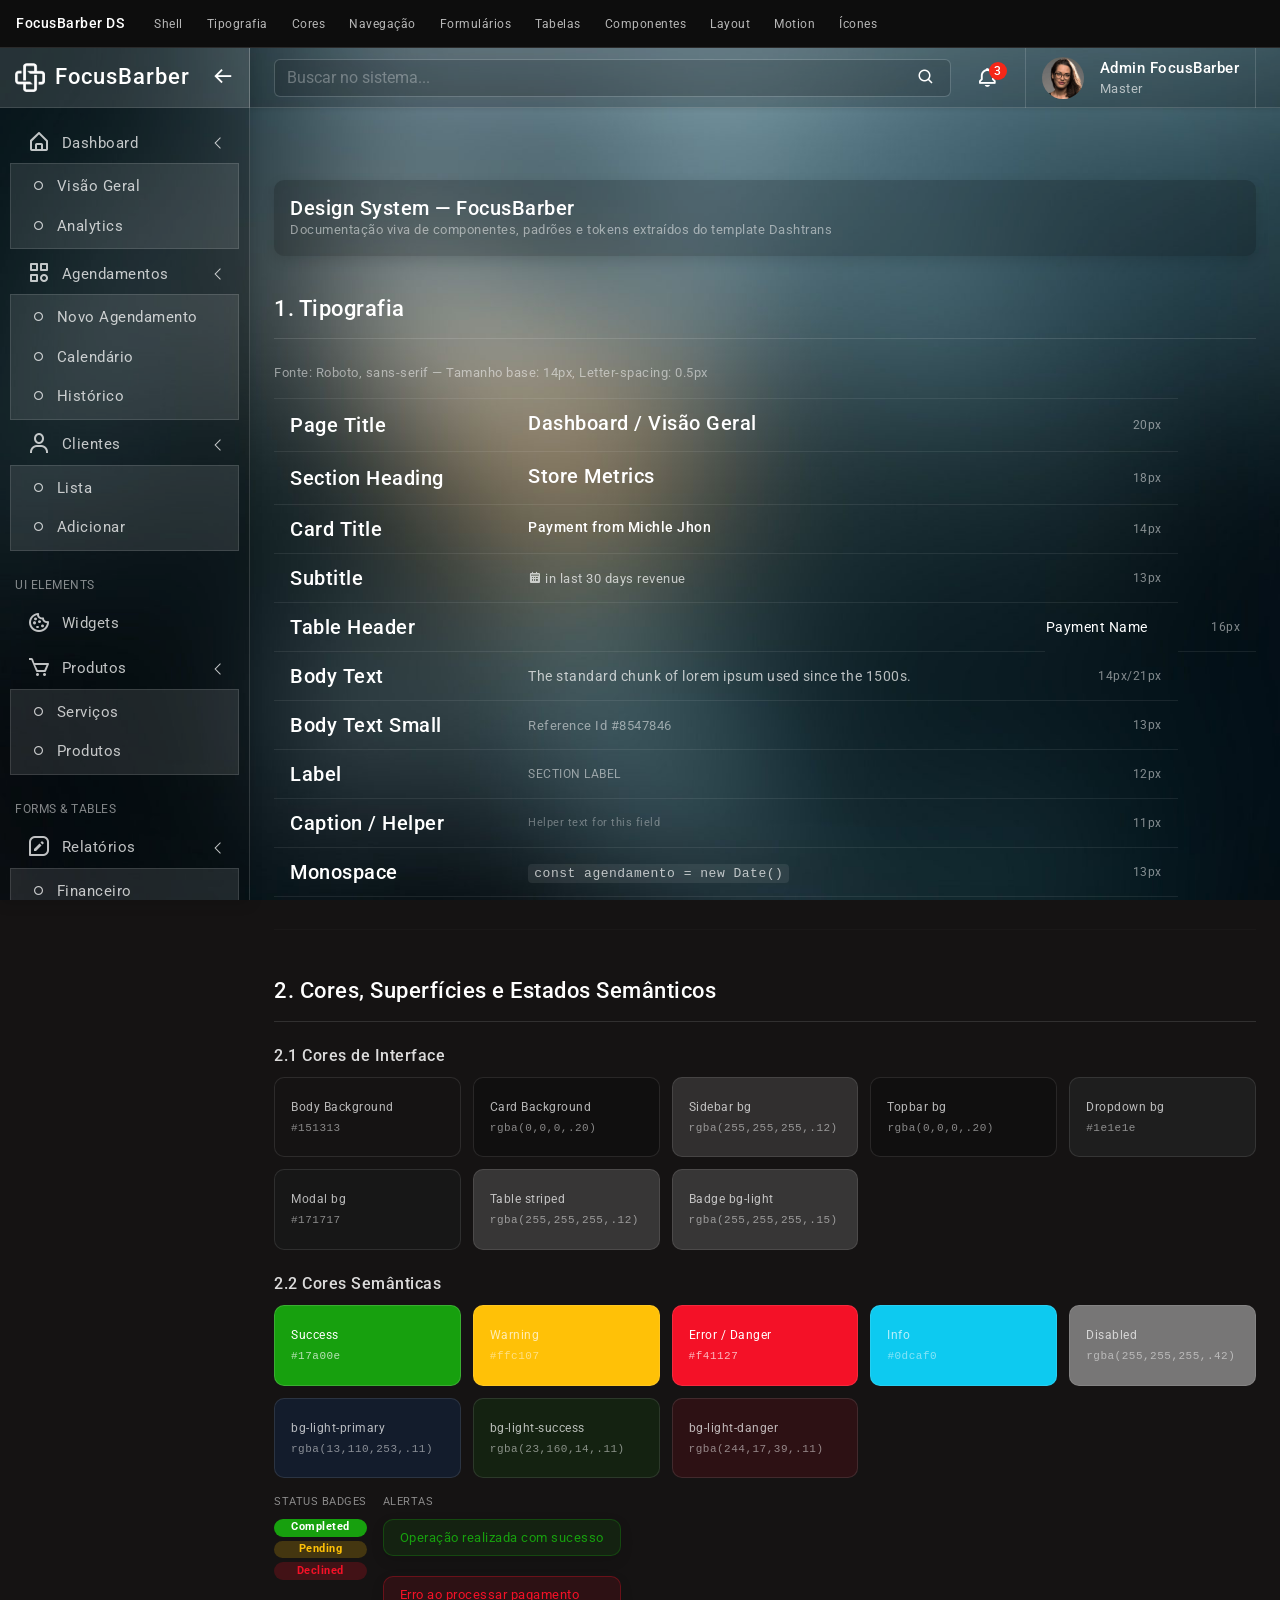
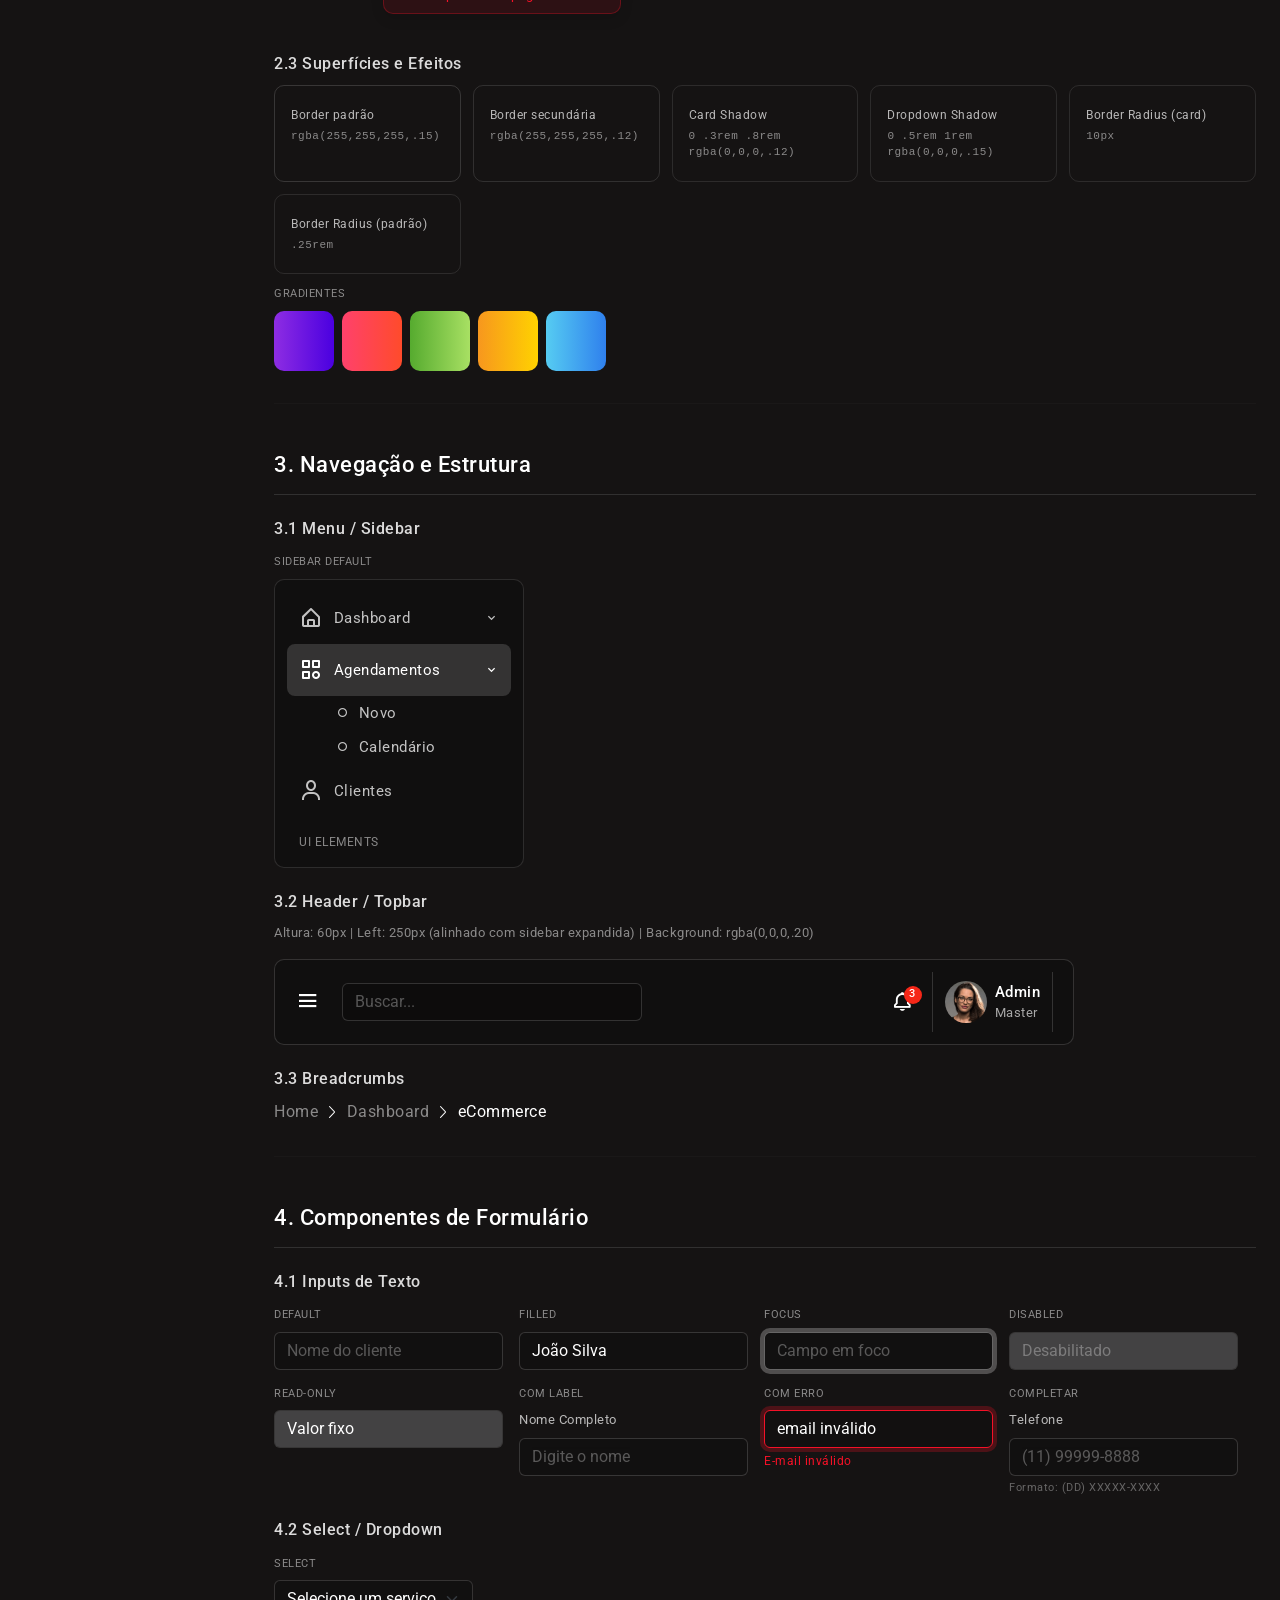
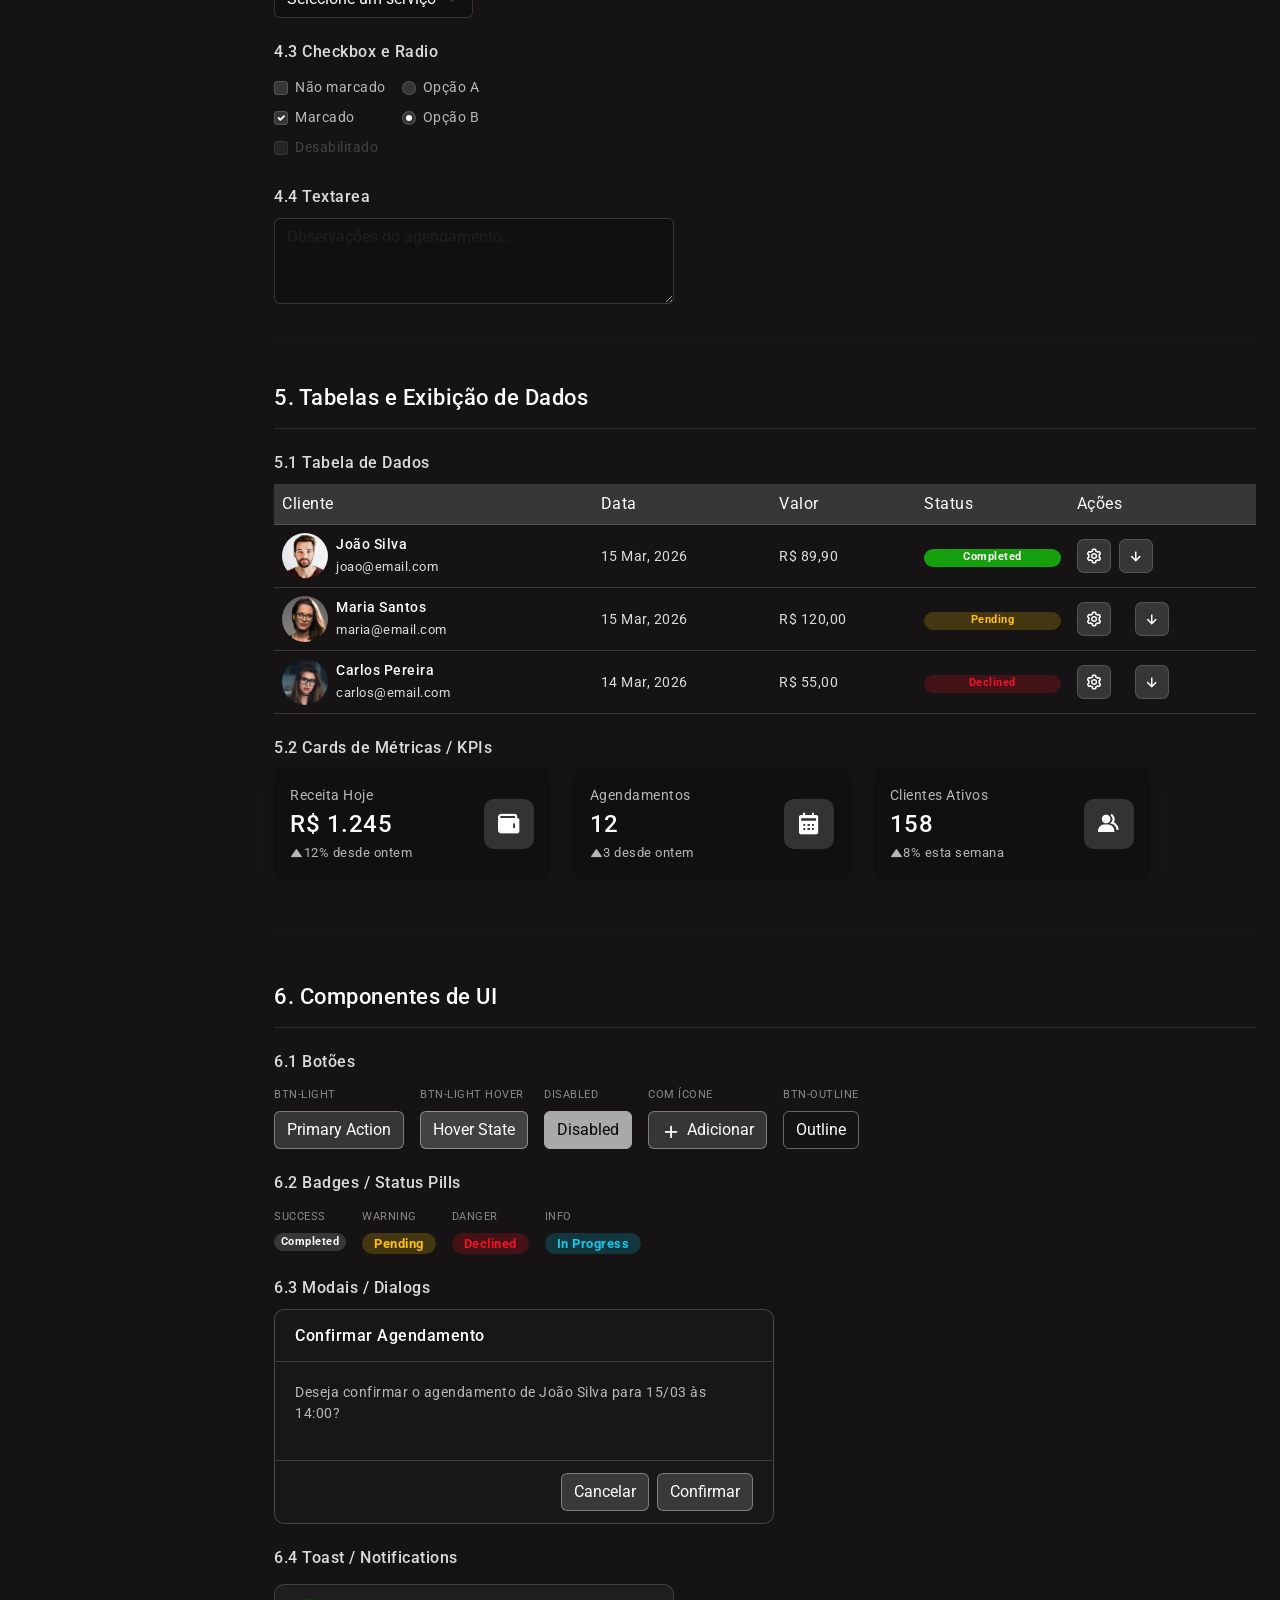
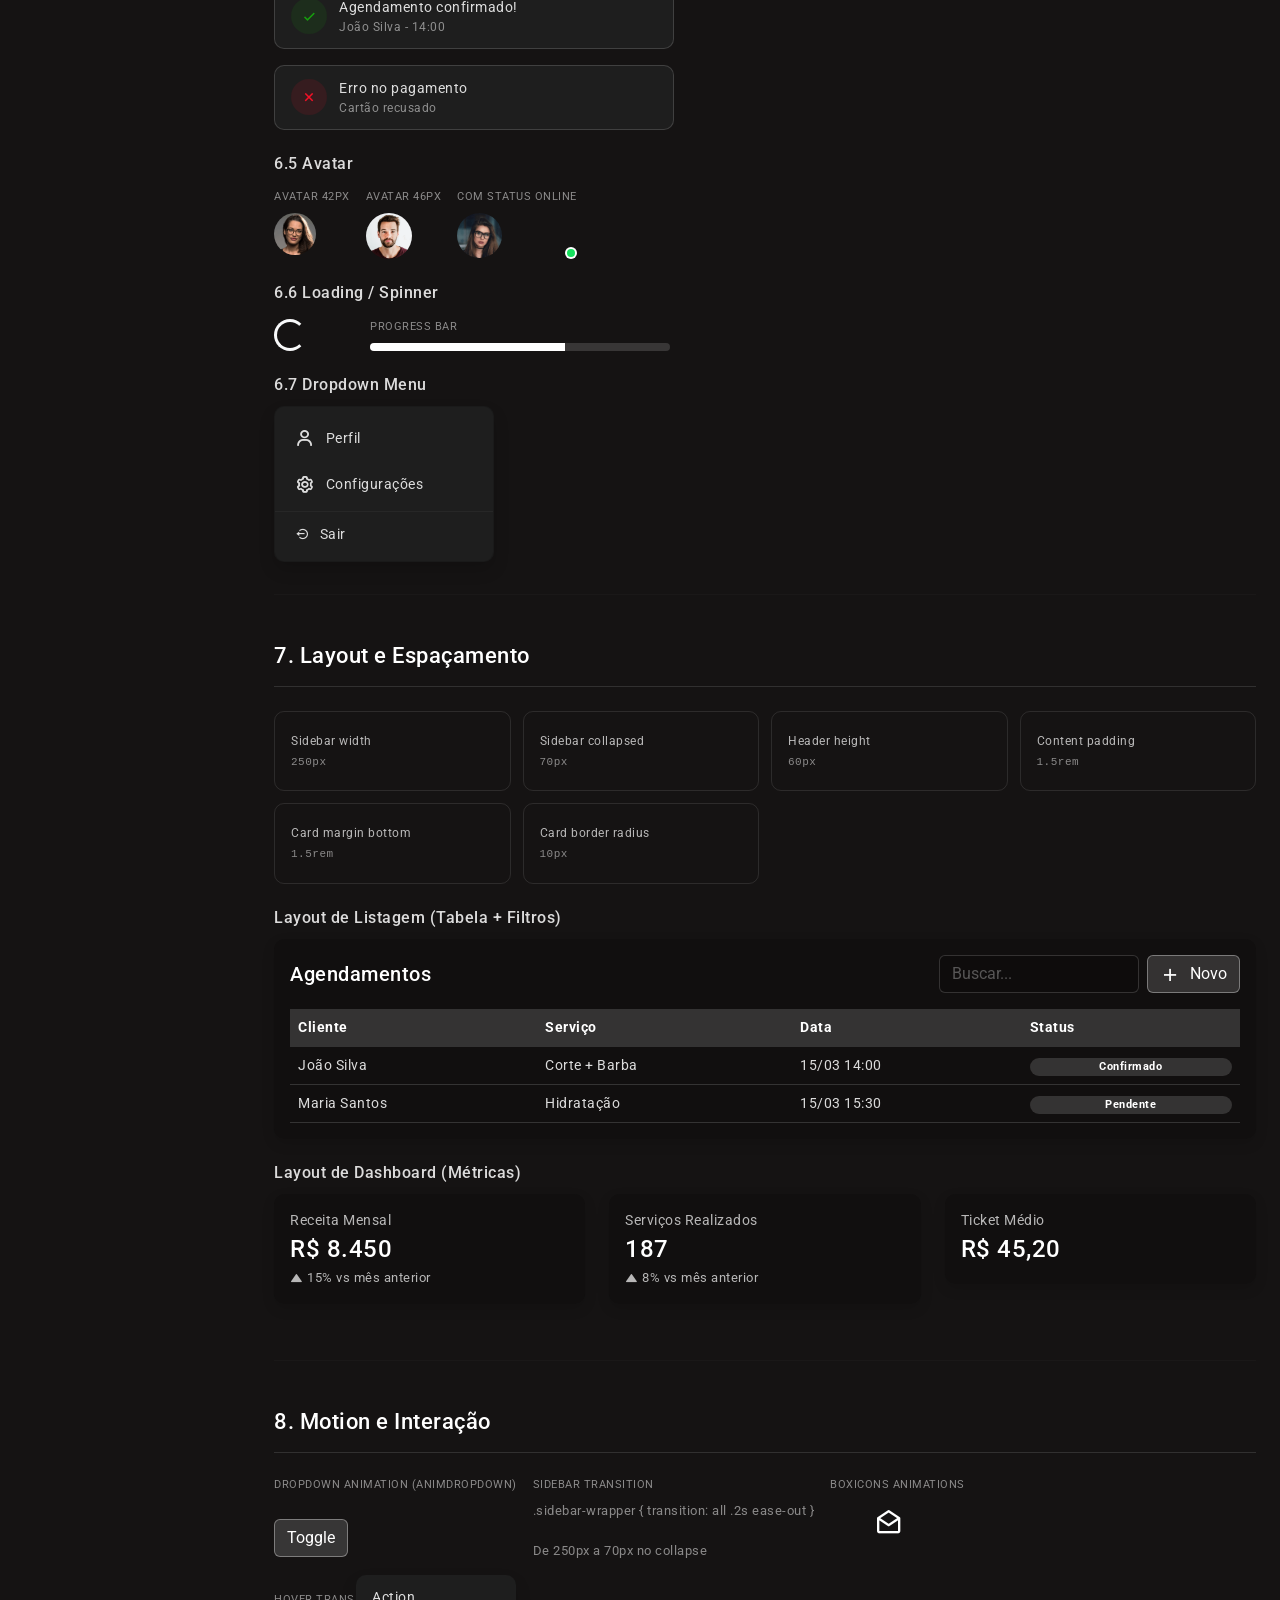
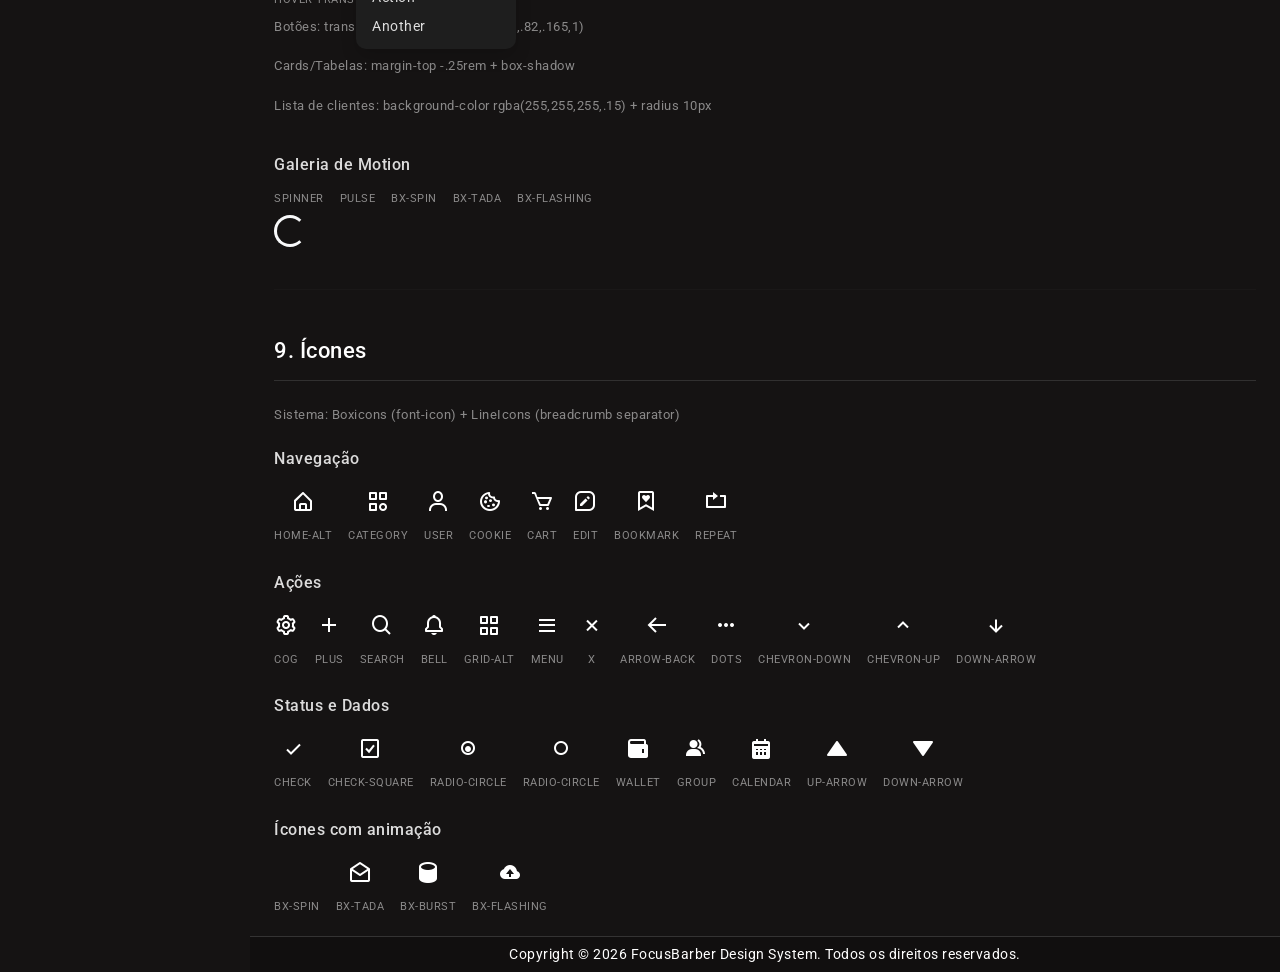
<file: docs/design-system-2.html>
<!DOCTYPE html>
<html lang="en">
<head>
  <meta charset="utf-8">
  <meta name="viewport" content="width=device-width, initial-scale=1">
  <link href="../refs/design_system/model_3/css/simplebar.css" rel="stylesheet">
  <link href="../refs/design_system/model_3/css/perfect-scrollbar.css" rel="stylesheet">
  <link href="../refs/design_system/model_3/css/metisMenu.min.css" rel="stylesheet">
  <link href="../refs/design_system/model_3/css/dataTables.bootstrap5.min.css" rel="stylesheet">
  <link href="../refs/design_system/model_3/css/pace.min.css" rel="stylesheet">
  <script src="../refs/design_system/model_3/js/pace.min.js"></script>
  <link href="../refs/design_system/model_3/css/bootstrap.min.css" rel="stylesheet">
  <link href="../refs/design_system/model_3/css/bootstrap-extended.css" rel="stylesheet">
  <link href="https://fonts.googleapis.com/css2?family=Roboto:wght@400;500&display=swap" rel="stylesheet">
  <link href="../refs/design_system/model_3/css/app.css" rel="stylesheet">
  <link href="../refs/design_system/model_3/css/icons.css" rel="stylesheet">
  <style>
    .ds-nav { position:fixed; top:0; left:0; right:0; height:48px; background:#0d0d0d; border-bottom:1px solid rgba(255,255,255,.12); z-index:9999; display:flex; align-items:center; padding:0 16px; gap:4px; overflow-x:auto; }
    .ds-nav a { color:rgba(255,255,255,.7); font-size:12px; padding:4px 10px; border-radius:6px; white-space:nowrap; text-decoration:none; transition:all .2s; }
    .ds-nav a:hover { color:#fff; background:rgba(255,255,255,.12); }
    .ds-nav .ds-brand { color:#fff; font-weight:500; font-size:14px; margin-right:16px; letter-spacing:.5px; }
    .ds-section { padding-top:48px; }
    .ds-section h2.section-title { color:#fff; font-size:22px; margin-bottom:24px; padding:16px 0; border-bottom:1px solid rgba(255,255,255,.12); }
    .ds-section h3.subsection-title { color:rgba(255,255,255,.85); font-size:16px; margin:24px 0 12px; }
    .ds-showcase { display:flex; flex-wrap:wrap; gap:16px; margin:16px 0; }
    .ds-showcase-item { display:flex; flex-direction:column; gap:4px; }
    .ds-showcase-item .ds-label { font-size:11px; color:rgba(255,255,255,.5); text-transform:uppercase; letter-spacing:.5px; margin-bottom:4px; }
    .ds-colors-grid { display:grid; grid-template-columns:repeat(auto-fill,minmax(160px,1fr)); gap:12px; }
    .ds-color-swatch { border-radius:10px; padding:20px 16px; display:flex; flex-direction:column; gap:4px; border:1px solid rgba(255,255,255,.1); }
    .ds-color-swatch .ds-color-name { font-size:12px; color:rgba(255,255,255,.7); }
    .ds-color-swatch .ds-color-value { font-size:11px; color:rgba(255,255,255,.5); font-family:monospace; }
    .ds-typo-table { width:100%; border-collapse:collapse; }
    .ds-typo-table td { padding:12px 16px; border-bottom:1px solid rgba(255,255,255,.08); }
    .ds-typo-table td:last-child { text-align:right; color:rgba(255,255,255,.5); font-size:12px; white-space:nowrap; }
    .ds-typo-table tr:first-child td { border-top:1px solid rgba(255,255,255,.08); }
    hr.ds-divider { border-color:rgba(255,255,255,.08); margin:32px 0; }
  </style>
  <title>FocusBarber - Design System</title>
</head>
<body class="bg-theme bg-theme2">
  <nav class="ds-nav">
    <span class="ds-brand">FocusBarber DS</span>
    <a href="#section-0">Shell</a>
    <a href="#section-1">Tipografia</a>
    <a href="#section-2">Cores</a>
    <a href="#section-3">Navegação</a>
    <a href="#section-4">Formulários</a>
    <a href="#section-5">Tabelas</a>
    <a href="#section-6">Componentes</a>
    <a href="#section-7">Layout</a>
    <a href="#section-8">Motion</a>
    <a href="#section-9">Ícones</a>
  </nav>

  <div class="wrapper">
    <div id="section-0" class="ds-section">
      <div class="sidebar-wrapper" data-simplebar="true" style="top:48px; height:calc(100% - 48px);">
        <div class="sidebar-header" style="top:48px;">
          <div><img src="../refs/design_system/model_3/images/logo-icon.png" class="logo-icon" alt="logo"></div>
          <div><h4 class="logo-text">FocusBarber</h4></div>
          <div class="toggle-icon ms-auto"><i class="bx bx-arrow-back"></i></div>
        </div>
        <ul class="metismenu" id="menu" style="margin-top:60px;">
          <li>
            <a href="javascript:;" class="has-arrow">
              <div class="parent-icon"><i class="bx bx-home-alt"></i></div>
              <div class="menu-title">Dashboard</div>
            </a>
            <ul>
              <li><a href="javascript:;"><i class="bx bx-radio-circle"></i>Visão Geral</a></li>
              <li><a href="javascript:;" class="mm-active"><i class="bx bx-radio-circle"></i>Analytics</a></li>
            </ul>
          </li>
          <li>
            <a href="javascript:;" class="has-arrow">
              <div class="parent-icon"><i class="bx bx-category"></i></div>
              <div class="menu-title">Agendamentos</div>
            </a>
            <ul>
              <li><a href="javascript:;"><i class="bx bx-radio-circle"></i>Novo Agendamento</a></li>
              <li><a href="javascript:;"><i class="bx bx-radio-circle"></i>Calendário</a></li>
              <li><a href="javascript:;"><i class="bx bx-radio-circle"></i>Histórico</a></li>
            </ul>
          </li>
          <li>
            <a href="javascript:;" class="has-arrow">
              <div class="parent-icon"><i class="bx bx-user"></i></div>
              <div class="menu-title">Clientes</div>
            </a>
            <ul>
              <li><a href="javascript:;"><i class="bx bx-radio-circle"></i>Lista</a></li>
              <li><a href="javascript:;"><i class="bx bx-radio-circle"></i>Adicionar</a></li>
            </ul>
          </li>
          <li class="menu-label">UI Elements</li>
          <li>
            <a href="javascript:;">
              <div class="parent-icon"><i class="bx bx-cookie"></i></div>
              <div class="menu-title">Widgets</div>
            </a>
          </li>
          <li>
            <a href="javascript:;" class="has-arrow">
              <div class="parent-icon"><i class="bx bx-cart"></i></div>
              <div class="menu-title">Produtos</div>
            </a>
            <ul>
              <li><a href="javascript:;"><i class="bx bx-radio-circle"></i>Serviços</a></li>
              <li><a href="javascript:;"><i class="bx bx-radio-circle"></i>Produtos</a></li>
            </ul>
          </li>
          <li class="menu-label">Forms & Tables</li>
          <li>
            <a href="javascript:;" class="has-arrow">
              <div class="parent-icon"><i class="bx bx-message-square-edit"></i></div>
              <div class="menu-title">Relatórios</div>
            </a>
            <ul>
              <li><a href="javascript:;"><i class="bx bx-radio-circle"></i>Financeiro</a></li>
              <li><a href="javascript:;"><i class="bx bx-radio-circle"></i>Desempenho</a></li>
            </ul>
          </li>
          <li class="menu-label">Pages</li>
          <li><a href="javascript:;"><div class="parent-icon"><i class="bx bx-user-circle"></i></div><div class="menu-title">Perfil</div></a></li>
          <li><a href="javascript:;"><div class="parent-icon"><i class="bx bx-help-circle"></i></div><div class="menu-title">Ajuda</div></a></li>
        </ul>
      </div>

      <header>
        <div class="topbar d-flex align-items-center" style="left:250px; top:48px;">
          <nav class="navbar navbar-expand gap-3">
            <div class="mobile-toggle-menu"><i class="bx bx-menu"></i></div>
            <div class="search-bar flex-grow-1">
              <div class="position-relative search-bar-box">
                <input type="text" class="form-control search-control" placeholder="Buscar no sistema...">
                <span class="position-absolute top-50 search-show translate-middle-y"><i class="bx bx-search"></i></span>
                <span class="position-absolute top-50 search-close translate-middle-y"><i class="bx bx-x"></i></span>
              </div>
            </div>
            <div class="top-menu ms-auto">
              <ul class="navbar-nav align-items-center gap-1">
                <li class="nav-item mobile-search-icon d-flex d-lg-none" data-bs-toggle="modal" data-bs-target="#SearchModal">
                  <a class="nav-link" href="javascript:;"><i class="bx bx-search"></i></a>
                </li>
                <li class="nav-item dropdown dropdown-large">
                  <a class="nav-link dropdown-toggle dropdown-toggle-nocaret position-relative" href="#" data-bs-toggle="dropdown"><span class="alert-count">3</span><i class="bx bx-bell"></i></a>
                  <div class="dropdown-menu dropdown-menu-end">
                    <a href="javascript:;"><div class="msg-header"><p class="msg-header-title">Notifica&ccedil;&otilde;es</p><p class="msg-header-badge">3 Novas</p></div></a>
                    <div class="header-notifications-list">
                      <a class="dropdown-item" href="javascript:;"><div class="d-flex align-items-center"><div class="user-online"><img src="../refs/design_system/model_3/images/avatar-1.png" class="msg-avatar" alt=""></div><div class="flex-grow-1"><h6 class="msg-name">Novo agendamento<span class="msg-time float-end">5 min</span></h6><p class="msg-info">João Silva agendou corte</p></div></div></a>
                      <a class="dropdown-item" href="javascript:;"><div class="d-flex align-items-center"><div class="notify bg-light-success text-success"><i class="bx bx-check-square"></i></div><div class="flex-grow-1"><h6 class="msg-name">Pagamento confirmado<span class="msg-time float-end">2 h</span></h6><p class="msg-info">R$ 89,90 recebido</p></div></div></a>
                      <a class="dropdown-item" href="javascript:;"><div class="d-flex align-items-center"><div class="notify bg-light-danger text-danger">!</div><div class="flex-grow-1"><h6 class="msg-name">Cancelamento<span class="msg-time float-end">1 h</span></h6><p class="msg-info">Cliente cancelou horário</p></div></div></a>
                    </div>
                    <a href="javascript:;"><div class="text-center msg-footer"><button class="btn btn-light w-100">Ver Todas</button></div></a>
                  </div>
                </li>
              </ul>
            </div>
            <div class="user-box dropdown px-3">
              <a class="d-flex align-items-center nav-link dropdown-toggle gap-3 dropdown-toggle-nocaret" href="#" role="button" data-bs-toggle="dropdown">
                <img src="../refs/design_system/model_3/images/avatar-2.png" class="user-img" alt="">
                <div class="user-info"><p class="user-name mb-0">Admin FocusBarber</p><p class="designattion mb-0">Master</p></div>
              </a>
              <ul class="dropdown-menu dropdown-menu-end">
                <li><a class="dropdown-item d-flex align-items-center" href="javascript:;"><i class="bx bx-user fs-5"></i><span>Perfil</span></a></li>
                <li><a class="dropdown-item d-flex align-items-center" href="javascript:;"><i class="bx bx-cog fs-5"></i><span>Configurações</span></a></li>
                <li><div class="dropdown-divider mb-0"></div></li>
                <li><a class="dropdown-item d-flex align-items-center" href="javascript:;"><i class="bx bx-log-out-circle"></i><span>Sair</span></a></li>
              </ul>
            </div>
          </nav>
        </div>
      </header>

      <div class="page-wrapper" style="margin-top:108px;">
        <div class="page-content">
          <div class="card radius-10">
            <div class="card-body">
              <h5 class="mb-0" style="color:#fff;">Design System — FocusBarber</h5>
              <p class="mb-0 font-13" style="color:rgba(255,255,255,.5);">Documentação viva de componentes, padrões e tokens extraídos do template Dashtrans</p>
            </div>
          </div>

          <!-- ============================================================ -->
          <!-- SECTION 1: TIPOGRAFIA -->
          <!-- ============================================================ -->
          <div id="section-1">
            <h2 class="section-title">1. Tipografia</h2>
            <p class="mb-3 font-13" style="color:rgba(255,255,255,.5);">Fonte: Roboto, sans-serif — Tamanho base: 14px, Letter-spacing: 0.5px</p>
            <table class="ds-typo-table">
              <tr><td><h5 class="mb-0">Page Title</h5></td><td><h5 class="mb-1" style="color:#fff;">Dashboard / Visão Geral</h5></td><td>20px</td></tr>
              <tr><td><h5 class="mb-0">Section Heading</h5></td><td><h5 class="mb-1" style="color:#fff;">Store Metrics</h5></td><td>18px</td></tr>
              <tr><td><h5 class="mb-0">Card Title</h5></td><td><h6 class="mb-1 font-14">Payment from Michle Jhon</h6></td><td>14px</td></tr>
              <tr><td><h5 class="mb-0">Subtitle</h5></td><td><p class="mb-0 font-13"><i class="bx bxs-calendar"></i> in last 30 days revenue</p></td><td>13px</td></tr>
              <tr><td><h5 class="mb-0">Table Header</h5></td><td><th style="color:#fff;font-weight:400;">Payment Name</th></td><td>16px</td></tr>
              <tr><td><h5 class="mb-0">Body Text</h5></td><td><p class="mb-0" style="color:rgba(255,255,255,.7);">The standard chunk of lorem ipsum used since the 1500s.</p></td><td>14px/21px</td></tr>
              <tr><td><h5 class="mb-0">Body Text Small</h5></td><td><p class="mb-0 font-13" style="color:rgba(255,255,255,.5);">Reference Id #8547846</p></td><td>13px</td></tr>
              <tr><td><h5 class="mb-0">Label</h5></td><td><p class="mb-0" style="color:rgba(255,255,255,.5);font-size:12px;text-transform:uppercase;letter-spacing:.5px;">SECTION LABEL</p></td><td>12px</td></tr>
              <tr><td><h5 class="mb-0">Caption / Helper</h5></td><td><p class="mb-0" style="color:rgba(255,255,255,.35);font-size:11px;">Helper text for this field</p></td><td>11px</td></tr>
              <tr><td><h5 class="mb-0">Monospace</h5></td><td><code style="color:rgba(255,255,255,.7);background:rgba(255,255,255,.08);padding:2px 6px;border-radius:4px;font-size:13px;">const agendamento = new Date()</code></td><td>13px</td></tr>
            </table>
          </div>

          <hr class="ds-divider">

          <!-- ============================================================ -->
          <!-- SECTION 2: CORES -->
          <!-- ============================================================ -->
          <div id="section-2">
            <h2 class="section-title">2. Cores, Superfícies e Estados Semânticos</h2>

            <h3 class="subsection-title">2.1 Cores de Interface</h3>
            <div class="ds-colors-grid">
              <div class="ds-color-swatch" style="background:#151313;"><span class="ds-color-name">Body Background</span><span class="ds-color-value">#151313</span></div>
              <div class="ds-color-swatch" style="background:rgba(0,0,0,.2);"><span class="ds-color-name">Card Background</span><span class="ds-color-value">rgba(0,0,0,.20)</span></div>
              <div class="ds-color-swatch" style="background:rgba(255,255,255,.12);"><span class="ds-color-name">Sidebar bg</span><span class="ds-color-value">rgba(255,255,255,.12)</span></div>
              <div class="ds-color-swatch" style="background:rgba(0,0,0,.2);"><span class="ds-color-name">Topbar bg</span><span class="ds-color-value">rgba(0,0,0,.20)</span></div>
              <div class="ds-color-swatch" style="background:#1e1e1e;"><span class="ds-color-name">Dropdown bg</span><span class="ds-color-value">#1e1e1e</span></div>
              <div class="ds-color-swatch" style="background:#171717;"><span class="ds-color-name">Modal bg</span><span class="ds-color-value">#171717</span></div>
              <div class="ds-color-swatch" style="background:rgba(255,255,255,.15);"><span class="ds-color-name">Table striped</span><span class="ds-color-value">rgba(255,255,255,.12)</span></div>
              <div class="ds-color-swatch" style="background:rgba(255,255,255,.15);"><span class="ds-color-name">Badge bg-light</span><span class="ds-color-value">rgba(255,255,255,.15)</span></div>
            </div>

            <h3 class="subsection-title" style="margin-top:24px;">2.2 Cores Semânticas</h3>
            <div class="ds-colors-grid">
              <div class="ds-color-swatch" style="background:#17a00e;border:1px solid rgba(255,255,255,.15);"><span class="ds-color-name" style="color:#fff;">Success</span><span class="ds-color-value" style="color:rgba(255,255,255,.7);">#17a00e</span></div>
              <div class="ds-color-swatch" style="background:#ffc107;"><span class="ds-color-name">Warning</span><span class="ds-color-value">#ffc107</span></div>
              <div class="ds-color-swatch" style="background:#f41127;"><span class="ds-color-name" style="color:#fff;">Error / Danger</span><span class="ds-color-value" style="color:rgba(255,255,255,.7);">#f41127</span></div>
              <div class="ds-color-swatch" style="background:#0dcaf0;"><span class="ds-color-name">Info</span><span class="ds-color-value">#0dcaf0</span></div>
              <div class="ds-color-swatch" style="background:rgb(255 255 255 / 42%);"><span class="ds-color-name">Disabled</span><span class="ds-color-value">rgba(255,255,255,.42)</span></div>
              <div class="ds-color-swatch" style="background:rgba(13,110,253,.11);border:1px solid rgba(255,255,255,.1);"><span class="ds-color-name">bg-light-primary</span><span class="ds-color-value">rgba(13,110,253,.11)</span></div>
              <div class="ds-color-swatch" style="background:rgba(23,160,14,.11);border:1px solid rgba(255,255,255,.1);"><span class="ds-color-name">bg-light-success</span><span class="ds-color-value">rgba(23,160,14,.11)</span></div>
              <div class="ds-color-swatch" style="background:rgba(244,17,39,.11);border:1px solid rgba(255,255,255,.1);"><span class="ds-color-name">bg-light-danger</span><span class="ds-color-value">rgba(244,17,39,.11)</span></div>
            </div>

            <div class="ds-showcase" style="margin-top:16px;">
              <div class="ds-showcase-item"><span class="ds-label">Status Badges</span>
                <span class="badge rounded-pill" style="background:#17a00e;color:#fff;">Completed</span>
                <span class="badge rounded-pill" style="background:rgba(255,193,7,.2);color:#ffc107;">Pending</span>
                <span class="badge rounded-pill" style="background:rgba(244,17,39,.2);color:#f41127;">Declined</span>
              </div>
              <div class="ds-showcase-item"><span class="ds-label">Alertas</span>
                <div class="alert" style="background:rgba(23,160,14,.11);border:1px solid rgba(23,160,14,.3);color:#17a00e;padding:8px 16px;border-radius:10px;font-size:13px;">Operação realizada com sucesso</div>
                <div class="alert" style="background:rgba(244,17,39,.11);border:1px solid rgba(244,17,39,.3);color:#f41127;padding:8px 16px;border-radius:10px;font-size:13px;">Erro ao processar pagamento</div>
              </div>
            </div>

            <h3 class="subsection-title">2.3 Superfícies e Efeitos</h3>
            <div class="ds-colors-grid">
              <div class="ds-color-swatch" style="background:transparent;border:1px solid rgba(255,255,255,.15);"><span class="ds-color-name">Border padrão</span><span class="ds-color-value">rgba(255,255,255,.15)</span></div>
              <div class="ds-color-swatch" style="background:transparent;border:1px solid rgba(255,255,255,.12);"><span class="ds-color-name">Border secundária</span><span class="ds-color-value">rgba(255,255,255,.12)</span></div>
              <div class="ds-color-swatch"><span class="ds-color-name">Card Shadow</span><span class="ds-color-value">0 .3rem .8rem rgba(0,0,0,.12)</span></div>
              <div class="ds-color-swatch"><span class="ds-color-name">Dropdown Shadow</span><span class="ds-color-value">0 .5rem 1rem rgba(0,0,0,.15)</span></div>
              <div class="ds-color-swatch"><span class="ds-color-name">Border Radius (card)</span><span class="ds-color-value">10px</span></div>
              <div class="ds-color-swatch"><span class="ds-color-name">Border Radius (padrão)</span><span class="ds-color-value">.25rem</span></div>
            </div>

            <div class="ds-showcase" style="margin-top:12px;">
              <div class="ds-showcase-item"><span class="ds-label">Gradientes</span>
                <div style="display:flex;gap:8px;flex-wrap:wrap;">
                  <div style="width:60px;height:60px;border-radius:10px;background:linear-gradient(to right,#8e2de2,#4a00e0);"></div>
                  <div style="width:60px;height:60px;border-radius:10px;background:linear-gradient(to right,#ff416c,#ff4b2b);"></div>
                  <div style="width:60px;height:60px;border-radius:10px;background:linear-gradient(to right,#56ab2f,#a8e063);"></div>
                  <div style="width:60px;height:60px;border-radius:10px;background:linear-gradient(to right,#f7971e,#ffd200);"></div>
                  <div style="width:60px;height:60px;border-radius:10px;background:linear-gradient(to right,#56ccf2,#2f80ed);"></div>
                </div>
              </div>
            </div>
          </div>

          <hr class="ds-divider">

          <!-- ============================================================ -->
          <!-- SECTION 3: NAVEGAÇÃO -->
          <!-- ============================================================ -->
          <div id="section-3">
            <h2 class="section-title">3. Navegação e Estrutura</h2>

            <h3 class="subsection-title">3.1 Menu / Sidebar</h3>
            <div class="ds-showcase">
              <div class="ds-showcase-item"><span class="ds-label">Sidebar Default</span>
                <div style="width:250px;background:rgba(0,0,0,.2);border:1px solid rgba(255,255,255,.12);border-radius:10px;padding:12px;">
                  <div style="display:flex;align-items:center;gap:10px;padding:8px 12px;border-radius:8px;color:rgba(255,255,255,.75);font-size:15px;"><i class="bx bx-home-alt" style="font-size:24px;"></i><span>Dashboard</span><i class="bx bx-chevron-down ms-auto"></i></div>
                  <div style="display:flex;align-items:center;gap:10px;padding:8px 12px;border-radius:8px;background:rgba(255,255,255,.15);color:#fff;font-size:15px;"><i class="bx bx-category" style="font-size:24px;"></i><span>Agendamentos</span><i class="bx bx-chevron-down ms-auto"></i></div>
                  <div style="padding-left:36px;">
                    <div style="display:flex;align-items:center;gap:8px;padding:6px 12px;color:rgba(255,255,255,.75);font-size:15px;"><i class="bx bx-radio-circle" style="font-size:15px;"></i>Novo</div>
                    <div style="display:flex;align-items:center;gap:8px;padding:6px 12px;color:rgba(255,255,255,.75);font-size:15px;"><i class="bx bx-radio-circle" style="font-size:15px;"></i>Calendário</div>
                  </div>
                  <div style="display:flex;align-items:center;gap:10px;padding:8px 12px;border-radius:8px;color:rgba(255,255,255,.75);font-size:15px;"><i class="bx bx-user" style="font-size:24px;"></i><span>Clientes</span></div>
                  <div style="padding:16px 12px 4px;color:rgba(255,255,255,.5);text-transform:uppercase;font-size:12px;letter-spacing:.5px;">UI Elements</div>
                </div>
              </div>
            </div>

            <h3 class="subsection-title">3.2 Header / Topbar</h3>
            <p class="font-13" style="color:rgba(255,255,255,.5);">Altura: 60px | Left: 250px (alinhado com sidebar expandida) | Background: rgba(0,0,0,.20)</p>
            <div style="background:rgba(0,0,0,.2);border:1px solid rgba(255,255,255,.15);border-radius:10px;padding:12px 20px;display:flex;align-items:center;gap:20px;max-width:800px;">
              <div><i class="bx bx-menu" style="font-size:26px;color:#fff;cursor:pointer;"></i></div>
              <div style="flex:1;position:relative;"><input type="text" class="form-control search-control" placeholder="Buscar..." style="max-width:300px;"></div>
              <div style="display:flex;gap:8px;align-items:center;">
                <div style="position:relative;width:42px;height:42px;display:flex;align-items:center;justify-content:center;"><i class="bx bx-bell" style="font-size:22px;color:#fff;"></i><span style="position:absolute;top:5px;left:22px;width:18px;height:18px;border-radius:50%;background:#f62718;color:#fff;font-size:11px;display:flex;align-items:center;justify-content:center;font-weight:500;">3</span></div>
                <div style="display:flex;align-items:center;gap:8px;border-left:1px solid rgba(255,255,255,.15);border-right:1px solid rgba(255,255,255,.15);padding:0 12px;height:60px;">
                  <img src="../refs/design_system/model_3/images/avatar-2.png" style="width:42px;height:42px;border-radius:50%;" alt="">
                  <div><p style="font-size:15px;font-weight:500;color:#fff;margin:0;">Admin</p><p style="font-size:13px;color:rgba(255,255,255,.64);margin:0;">Master</p></div>
                </div>
              </div>
            </div>

            <h3 class="subsection-title">3.3 Breadcrumbs</h3>
            <div style="display:flex;align-items:center;gap:8px;color:rgba(255,255,255,.7);font-size:16px;">
              <span><a href="javascript:;" style="color:rgba(255,255,255,.5);text-decoration:none;">Home</a></span>
              <span style="font-family:LineIcons;color:#fff;font-size:12px;"></span>
              <span><a href="javascript:;" style="color:rgba(255,255,255,.5);text-decoration:none;">Dashboard</a></span>
              <span style="font-family:LineIcons;color:#fff;font-size:12px;"></span>
              <span style="color:#fff;">eCommerce</span>
            </div>
          </div>

          <hr class="ds-divider">

          <!-- ============================================================ -->
          <!-- SECTION 4: FORMULÁRIOS -->
          <!-- ============================================================ -->
          <div id="section-4">
            <h2 class="section-title">4. Componentes de Formulário</h2>

            <h3 class="subsection-title">4.1 Inputs de Texto</h3>
            <div class="ds-showcase">
              <div class="ds-showcase-item" style="max-width:250px;">
                <span class="ds-label">Default</span>
                <input type="text" class="form-control" placeholder="Nome do cliente">
              </div>
              <div class="ds-showcase-item" style="max-width:250px;">
                <span class="ds-label">Filled</span>
                <input type="text" class="form-control" value="João Silva">
              </div>
              <div class="ds-showcase-item" style="max-width:250px;">
                <span class="ds-label">Focus</span>
                <input type="text" class="form-control" placeholder="Campo em foco" style="border-color:rgba(255,255,255,.35)!important;box-shadow:0 0 0 .25rem rgba(255,255,255,.25)!important;">
              </div>
              <div class="ds-showcase-item" style="max-width:250px;">
                <span class="ds-label">Disabled</span>
                <input type="text" class="form-control" placeholder="Desabilitado" disabled>
              </div>
              <div class="ds-showcase-item" style="max-width:250px;">
                <span class="ds-label">Read-only</span>
                <input type="text" class="form-control" value="Valor fixo" readonly>
              </div>
              <div class="ds-showcase-item" style="max-width:250px;">
                <span class="ds-label">Com Label</span>
                <label style="color:rgba(255,255,255,.7);font-size:13px;margin-bottom:4px;">Nome Completo</label>
                <input type="text" class="form-control" placeholder="Digite o nome">
              </div>
              <div class="ds-showcase-item" style="max-width:250px;">
                <span class="ds-label">Com erro</span>
                <input type="text" class="form-control" value="email inválido" style="border-color:#f41127!important;box-shadow:0 0 0 .25rem rgba(244,17,39,.25)!important;">
                <span style="color:#f41127;font-size:12px;">E-mail inválido</span>
              </div>
              <div class="ds-showcase-item" style="max-width:250px;">
                <span class="ds-label">Completar</span>
                <label style="color:rgba(255,255,255,.7);font-size:13px;margin-bottom:4px;">Telefone</label>
                <input type="text" class="form-control" placeholder="(11) 99999-8888">
                <span style="color:rgba(255,255,255,.35);font-size:11px;">Formato: (DD) XXXXX-XXXX</span>
              </div>
            </div>

            <h3 class="subsection-title">4.2 Select / Dropdown</h3>
            <div class="ds-showcase">
              <div class="ds-showcase-item" style="max-width:250px;">
                <span class="ds-label">Select</span>
                <select class="form-select">
                  <option>Selecione um serviço</option>
                  <option>Corte Masculino</option>
                  <option>Corte Feminino</option>
                  <option>Barba</option>
                  <option>Hidratação</option>
                </select>
              </div>
            </div>

            <h3 class="subsection-title">4.3 Checkbox e Radio</h3>
            <div class="ds-showcase">
              <div class="ds-showcase-item">
                <div class="form-check">
                  <input class="form-check-input" type="checkbox" id="chk1">
                  <label class="form-check-label" for="chk1" style="color:rgba(255,255,255,.7);">Não marcado</label>
                </div>
                <div class="form-check">
                  <input class="form-check-input" type="checkbox" id="chk2" checked>
                  <label class="form-check-label" for="chk2" style="color:rgba(255,255,255,.7);">Marcado</label>
                </div>
                <div class="form-check">
                  <input class="form-check-input" type="checkbox" id="chk3" disabled>
                  <label class="form-check-label" for="chk3" style="color:rgba(255,255,255,.4);">Desabilitado</label>
                </div>
              </div>
              <div class="ds-showcase-item">
                <div class="form-check">
                  <input class="form-check-input" type="radio" name="radio1" id="rad1">
                  <label class="form-check-label" for="rad1" style="color:rgba(255,255,255,.7);">Opção A</label>
                </div>
                <div class="form-check">
                  <input class="form-check-input" type="radio" name="radio1" id="rad2" checked>
                  <label class="form-check-label" for="rad2" style="color:rgba(255,255,255,.7);">Opção B</label>
                </div>
              </div>
            </div>

            <h3 class="subsection-title">4.4 Textarea</h3>
            <div style="max-width:400px;">
              <textarea class="form-control" rows="3" placeholder="Observações do agendamento..."></textarea>
            </div>
          </div>

          <hr class="ds-divider">

          <!-- ============================================================ -->
          <!-- SECTION 5: TABELAS -->
          <!-- ============================================================ -->
          <div id="section-5">
            <h2 class="section-title">5. Tabelas e Exibição de Dados</h2>

            <h3 class="subsection-title">5.1 Tabela de Dados</h3>
            <div class="table-responsive">
              <table class="table align-middle mb-0 table-hover">
                <thead class="table-light">
                  <tr>
                    <th style="color:#fff;font-weight:400;font-size:16px;">Cliente</th>
                    <th style="color:#fff;font-weight:400;font-size:16px;">Data</th>
                    <th style="color:#fff;font-weight:400;font-size:16px;">Valor</th>
                    <th style="color:#fff;font-weight:400;font-size:16px;">Status</th>
                    <th style="color:#fff;font-weight:400;font-size:16px;">Ações</th>
                  </tr>
                </thead>
                <tbody>
                  <tr>
                    <td><div class="d-flex align-items-center"><img src="../refs/design_system/model_3/images/avatar-1.png" class="rounded-circle" width="46" height="46" alt=""><div class="ms-2"><h6 class="mb-1 font-14">João Silva</h6><p class="mb-0 font-13">joao@email.com</p></div></div></td>
                    <td>15 Mar, 2026</td>
                    <td>R$ 89,90</td>
                    <td><span class="badge rounded-pill" style="background:#17a00e;color:#fff;width:100%;">Completed</span></td>
                    <td><div class="d-flex order-actions"><a href="javascript:;" style="font-size:18px;width:34px;height:34px;display:flex;align-items:center;justify-content:center;background:rgba(255,255,255,.15);border:1px solid rgba(255,255,255,.15);border-radius:20%;color:#fff;"><i class="bx bx-cog"></i></a><a href="javascript:;" style="font-size:18px;width:34px;height:34px;display:flex;align-items:center;justify-content:center;background:rgba(255,255,255,.15);border:1px solid rgba(255,255,255,.15);border-radius:20%;color:#fff;margin-left:8px;"><i class="bx bx-down-arrow-alt"></i></a></div></td>
                  </tr>
                  <tr>
                    <td><div class="d-flex align-items-center"><img src="../refs/design_system/model_3/images/avatar-2.png" class="rounded-circle" width="46" height="46" alt=""><div class="ms-2"><h6 class="mb-1 font-14">Maria Santos</h6><p class="mb-0 font-13">maria@email.com</p></div></div></td>
                    <td>15 Mar, 2026</td>
                    <td>R$ 120,00</td>
                    <td><span class="badge rounded-pill" style="background:rgba(255,193,7,.2);color:#ffc107;width:100%;">Pending</span></td>
                    <td><div class="d-flex order-actions"><a href="javascript:;"><i class="bx bx-cog"></i></a><a href="javascript:;" class="ms-4"><i class="bx bx-down-arrow-alt"></i></a></div></td>
                  </tr>
                  <tr>
                    <td><div class="d-flex align-items-center"><img src="../refs/design_system/model_3/images/avatar-3.png" class="rounded-circle" width="46" height="46" alt=""><div class="ms-2"><h6 class="mb-1 font-14">Carlos Pereira</h6><p class="mb-0 font-13">carlos@email.com</p></div></div></td>
                    <td>14 Mar, 2026</td>
                    <td>R$ 55,00</td>
                    <td><span class="badge rounded-pill" style="background:rgba(244,17,39,.2);color:#f41127;width:100%;">Declined</span></td>
                    <td><div class="d-flex order-actions"><a href="javascript:;"><i class="bx bx-cog"></i></a><a href="javascript:;" class="ms-4"><i class="bx bx-down-arrow-alt"></i></a></div></td>
                  </tr>
                </tbody>
              </table>
            </div>

            <h3 class="subsection-title">5.2 Cards de Métricas / KPIs</h3>
            <div class="row row-cols-1 row-cols-lg-3" style="max-width:900px;">
              <div class="col">
                <div class="card radius-10">
                  <div class="card-body">
                    <div class="d-flex align-items-center">
                      <div><p class="mb-0">Receita Hoje</p><h4 class="my-1">R$ 1.245</h4><p class="mb-0 font-13"><i class="bx bxs-up-arrow align-middle"></i>12% desde ontem</p></div>
                      <div class="widgets-icons ms-auto"><i class="bx bxs-wallet"></i></div>
                    </div>
                  </div>
                </div>
              </div>
              <div class="col">
                <div class="card radius-10">
                  <div class="card-body">
                    <div class="d-flex align-items-center">
                      <div><p class="mb-0">Agendamentos</p><h4 class="my-1">12</h4><p class="mb-0 font-13"><i class="bx bxs-up-arrow align-middle"></i>3 desde ontem</p></div>
                      <div class="widgets-icons ms-auto"><i class="bx bxs-calendar"></i></div>
                    </div>
                  </div>
                </div>
              </div>
              <div class="col">
                <div class="card radius-10">
                  <div class="card-body">
                    <div class="d-flex align-items-center">
                      <div><p class="mb-0">Clientes Ativos</p><h4 class="my-1">158</h4><p class="mb-0 font-13"><i class="bx bxs-up-arrow align-middle"></i>8% esta semana</p></div>
                      <div class="widgets-icons ms-auto"><i class="bx bxs-group"></i></div>
                    </div>
                  </div>
                </div>
              </div>
            </div>
          </div>

          <hr class="ds-divider">

          <!-- ============================================================ -->
          <!-- SECTION 6: COMPONENTES UI -->
          <!-- ============================================================ -->
          <div id="section-6">
            <h2 class="section-title">6. Componentes de UI</h2>

            <h3 class="subsection-title">6.1 Botões</h3>
            <div class="ds-showcase">
              <div class="ds-showcase-item"><span class="ds-label">btn-light</span><button class="btn btn-light">Primary Action</button></div>
              <div class="ds-showcase-item"><span class="ds-label">btn-light hover</span><button class="btn btn-light" style="background:rgba(255,255,255,.2);border-color:rgba(255,255,255,.4);">Hover State</button></div>
              <div class="ds-showcase-item"><span class="ds-label">Disabled</span><button class="btn btn-light" disabled>Disabled</button></div>
              <div class="ds-showcase-item"><span class="ds-label">Com ícone</span><button class="btn btn-light"><i class="bx bx-plus"></i>Adicionar</button></div>
              <div class="ds-showcase-item"><span class="ds-label">btn-outline</span><button class="btn btn-light" style="background:transparent;border:1px solid rgba(255,255,255,.35);">Outline</button></div>
            </div>

            <h3 class="subsection-title">6.2 Badges / Status Pills</h3>
            <div class="ds-showcase">
              <div class="ds-showcase-item"><span class="ds-label">Success</span><span class="badge rounded-pill bg-light text-white w-100">Completed</span></div>
              <div class="ds-showcase-item"><span class="ds-label">Warning</span><span class="badge rounded-pill" style="background:rgba(255,193,7,.2);color:#ffc107;padding:4px 12px;font-size:13px;">Pending</span></div>
              <div class="ds-showcase-item"><span class="ds-label">Danger</span><span class="badge rounded-pill" style="background:rgba(244,17,39,.2);color:#f41127;padding:4px 12px;font-size:13px;">Declined</span></div>
              <div class="ds-showcase-item"><span class="ds-label">Info</span><span class="badge rounded-pill" style="background:rgba(13,202,240,.18);color:#0dcaf0;padding:4px 12px;font-size:13px;">In Progress</span></div>
            </div>

            <h3 class="subsection-title">6.3 Modais / Dialogs</h3>
            <div style="background:#171717;border:1px solid rgba(255,255,255,.2);border-radius:10px;max-width:500px;padding:0;">
              <div style="padding:16px 20px;border-bottom:1px solid rgba(255,255,255,.15);"><h6 style="color:#fff;margin:0;">Confirmar Agendamento</h6></div>
              <div style="padding:20px;"><p style="color:rgba(255,255,255,.7);font-size:14px;">Deseja confirmar o agendamento de João Silva para 15/03 às 14:00?</p></div>
              <div style="padding:12px 20px;border-top:1px solid rgba(255,255,255,.15);display:flex;gap:8px;justify-content:flex-end;">
                <button class="btn btn-light">Cancelar</button>
                <button class="btn btn-light">Confirmar</button>
              </div>
            </div>

            <h3 class="subsection-title">6.4 Toast / Notifications</h3>
            <div class="ds-showcase" style="flex-direction:column;max-width:400px;">
              <div style="display:flex;align-items:center;gap:12px;background:#1e1e1e;border:1px solid rgba(255,255,255,.15);border-radius:10px;padding:12px 16px;">
                <div style="width:36px;height:36px;border-radius:50%;background:rgba(23,160,14,.11);display:flex;align-items:center;justify-content:center;color:#17a00e;font-size:18px;"><i class="bx bx-check"></i></div>
                <div><p style="color:rgba(255,255,255,.85);margin:0;font-size:14px;">Agendamento confirmado!</p><p style="color:rgba(255,255,255,.5);margin:0;font-size:12px;">João Silva - 14:00</p></div>
              </div>
              <div style="display:flex;align-items:center;gap:12px;background:#1e1e1e;border:1px solid rgba(255,255,255,.15);border-radius:10px;padding:12px 16px;">
                <div style="width:36px;height:36px;border-radius:50%;background:rgba(244,17,39,.11);display:flex;align-items:center;justify-content:center;color:#f41127;font-size:18px;"><i class="bx bx-x"></i></div>
                <div><p style="color:rgba(255,255,255,.85);margin:0;font-size:14px;">Erro no pagamento</p><p style="color:rgba(255,255,255,.5);margin:0;font-size:12px;">Cartão recusado</p></div>
              </div>
            </div>

            <h3 class="subsection-title">6.5 Avatar</h3>
            <div class="ds-showcase">
              <div class="ds-showcase-item"><span class="ds-label">Avatar 42px</span><img src="../refs/design_system/model_3/images/avatar-2.png" style="width:42px;height:42px;border-radius:50%;" alt=""></div>
              <div class="ds-showcase-item"><span class="ds-label">Avatar 46px</span><img src="../refs/design_system/model_3/images/avatar-1.png" style="width:46px;height:46px;border-radius:50%;" alt=""></div>
              <div class="ds-showcase-item"><span class="ds-label">Com status online</span>
                <div style="position:relative;display:inline-block;">
                  <img src="../refs/design_system/model_3/images/avatar-3.png" style="width:45px;height:45px;border-radius:50%;" alt="">
                  <span style="position:absolute;bottom:1px;right:2px;width:8px;height:8px;border-radius:50%;background:#16e15e;box-shadow:0 0 0 2px #fff;"></span>
                </div>
              </div>
            </div>

            <h3 class="subsection-title">6.6 Loading / Spinner</h3>
            <div class="ds-showcase">
              <div class="ds-showcase-item">
                <div class="spinner-border text-light" role="status" style="width:2rem;height:2rem;"><span class="visually-hidden">Loading...</span></div>
              </div>
              <div class="ds-showcase-item">
                <div class="spinner-grow text-light" role="status" style="width:2rem;height:2rem;"><span class="visually-hidden">Loading...</span></div>
              </div>
              <div class="ds-showcase-item" style="max-width:300px;width:100%;">
                <span class="ds-label">Progress Bar</span>
                <div class="progress" style="height:8px;"><div class="progress-bar" style="width:65%;background:#fff;"></div></div>
              </div>
            </div>

            <h3 class="subsection-title">6.7 Dropdown Menu</h3>
            <div style="background:#1e1e1e;border:1px solid rgba(0,0,0,.15);border-radius:10px;padding:8px 0;max-width:220px;box-shadow:0 .5rem 1rem rgba(0,0,0,.15);">
              <a href="javascript:;" style="display:flex;align-items:center;gap:10px;padding:8px 20px;color:rgba(255,255,255,.85);font-size:14px;text-decoration:none;"><i class="bx bx-user fs-5"></i>Perfil</a>
              <a href="javascript:;" style="display:flex;align-items:center;gap:10px;padding:8px 20px;color:rgba(255,255,255,.85);font-size:14px;text-decoration:none;"><i class="bx bx-cog fs-5"></i>Configurações</a>
              <hr style="margin:4px 0;border-color:rgba(255,255,255,.15);">
              <a href="javascript:;" style="display:flex;align-items:center;gap:10px;padding:8px 20px;color:rgba(255,255,255,.85);font-size:14px;text-decoration:none;"><i class="bx bx-log-out-circle"></i>Sair</a>
            </div>
          </div>

          <hr class="ds-divider">

          <!-- ============================================================ -->
          <!-- SECTION 7: LAYOUT -->
          <!-- ============================================================ -->
          <div id="section-7">
            <h2 class="section-title">7. Layout e Espaçamento</h2>

            <div class="ds-colors-grid" style="grid-template-columns:repeat(auto-fill,minmax(200px,1fr));">
              <div class="ds-color-swatch"><span class="ds-color-name">Sidebar width</span><span class="ds-color-value">250px</span></div>
              <div class="ds-color-swatch"><span class="ds-color-name">Sidebar collapsed</span><span class="ds-color-value">70px</span></div>
              <div class="ds-color-swatch"><span class="ds-color-name">Header height</span><span class="ds-color-value">60px</span></div>
              <div class="ds-color-swatch"><span class="ds-color-name">Content padding</span><span class="ds-color-value">1.5rem</span></div>
              <div class="ds-color-swatch"><span class="ds-color-name">Card margin bottom</span><span class="ds-color-value">1.5rem</span></div>
              <div class="ds-color-swatch"><span class="ds-color-name">Card border radius</span><span class="ds-color-value">10px</span></div>
            </div>

            <h3 class="subsection-title">Layout de Listagem (Tabela + Filtros)</h3>
            <div class="card radius-10">
              <div class="card-body">
                <div class="d-flex align-items-center mb-3">
                  <div><h5 class="mb-0" style="color:#fff;">Agendamentos</h5></div>
                  <div class="ms-auto d-flex gap-2">
                    <input type="text" class="form-control" placeholder="Buscar..." style="width:200px;">
                    <button class="btn btn-light"><i class="bx bx-plus"></i> Novo</button>
                  </div>
                </div>
                <div class="table-responsive">
                  <table class="table align-middle mb-0 table-hover">
                    <thead class="table-light"><tr><th>Cliente</th><th>Serviço</th><th>Data</th><th>Status</th></tr></thead>
                    <tbody>
                      <tr><td>João Silva</td><td>Corte + Barba</td><td>15/03 14:00</td><td><span class="badge rounded-pill bg-light text-white w-100">Confirmado</span></td></tr>
                      <tr><td>Maria Santos</td><td>Hidratação</td><td>15/03 15:30</td><td><span class="badge rounded-pill bg-light text-white w-100">Pendente</span></td></tr>
                    </tbody>
                  </table>
                </div>
              </div>
            </div>

            <h3 class="subsection-title">Layout de Dashboard (Métricas)</h3>
            <div class="row row-cols-1 row-cols-lg-3">
              <div class="col"><div class="card radius-10"><div class="card-body"><p class="mb-0">Receita Mensal</p><h4 class="my-1">R$ 8.450</h4><p class="mb-0 font-13"><i class="bx bxs-up-arrow align-middle"></i> 15% vs mês anterior</p></div></div></div>
              <div class="col"><div class="card radius-10"><div class="card-body"><p class="mb-0">Serviços Realizados</p><h4 class="my-1">187</h4><p class="mb-0 font-13"><i class="bx bxs-up-arrow align-middle"></i> 8% vs mês anterior</p></div></div></div>
              <div class="col"><div class="card radius-10"><div class="card-body"><p class="mb-0">Ticket Médio</p><h4 class="my-1">R$ 45,20</h4></div></div></div>
            </div>
          </div>

          <hr class="ds-divider">

          <!-- ============================================================ -->
          <!-- SECTION 8: MOTION -->
          <!-- ============================================================ -->
          <div id="section-8">
            <h2 class="section-title">8. Motion e Interação</h2>

            <div class="ds-showcase">
              <div class="ds-showcase-item"><span class="ds-label">Dropdown animation (animdropdown)</span>
                <div style="display:flex;align-items:center;gap:8px;">
                  <button class="btn btn-light" onclick="this.nextElementSibling.classList.toggle('ds-anim-demo')">Toggle</button>
                  <div class="dropdown-menu ds-anim-demo" style="display:none;position:relative;animation:.6s cubic-bezier(.25,.8,.25,1) 0s normal forwards 1 animdropdown;">
                    <a class="dropdown-item" href="javascript:;">Action</a>
                    <a class="dropdown-item" href="javascript:;">Another</a>
                  </div>
                </div>
              </div>
              <div class="ds-showcase-item"><span class="ds-label">Sidebar transition</span>
                <p class="font-13" style="color:rgba(255,255,255,.5);">.sidebar-wrapper { transition: all .2s ease-out }</p>
                <p class="font-13" style="color:rgba(255,255,255,.5);">De 250px a 70px no collapse</p>
              </div>
              <div class="ds-showcase-item"><span class="ds-label">Boxicons animations</span>
                <div style="display:flex;gap:16px;font-size:28px;color:#fff;">
                  <i class="bx bx-spin"></i>
                  <i class="bx bx-tada"></i>
                  <i class="bx bx-burst"></i>
                </div>
              </div>
              <div class="ds-showcase-item"><span class="ds-label">Hover transitions</span>
                <p class="font-13" style="color:rgba(255,255,255,.5);">Botões: transition: .3s cubic-bezier(.075,.82,.165,1)</p>
                <p class="font-13" style="color:rgba(255,255,255,.5);">Cards/Tabelas: margin-top -.25rem + box-shadow</p>
                <p class="font-13" style="color:rgba(255,255,255,.5);">Lista de clientes: background-color rgba(255,255,255,.15) + radius 10px</p>
              </div>
            </div>

            <style>
              .ds-anim-demo { display:block!important; }
              @keyframes animdropdown { from { transform:translate3d(0,6px,0);opacity:0; } to { transform:translate3d(0,0,0);opacity:1; } }
            </style>

            <h3 class="subsection-title">Galeria de Motion</h3>
            <div class="ds-showcase">
              <div class="ds-showcase-item"><span class="ds-label">Spinner</span><div class="spinner-border text-light" role="status"><span class="visually-hidden">Loading...</span></div></div>
              <div class="ds-showcase-item"><span class="ds-label">Pulse</span><div class="spinner-grow text-light" role="status"><span class="visually-hidden">Loading...</span></div></div>
              <div class="ds-showcase-item"><span class="ds-label">bx-spin</span><i class="bx bx-spin" style="font-size:28px;color:#fff;"></i></div>
              <div class="ds-showcase-item"><span class="ds-label">bx-tada</span><i class="bx bx-tada" style="font-size:28px;color:#fff;"></i></div>
              <div class="ds-showcase-item"><span class="ds-label">bx-flashing</span><i class="bx bx-flashing" style="font-size:28px;color:#fff;"></i></div>
            </div>
          </div>

          <hr class="ds-divider">

          <!-- ============================================================ -->
          <!-- SECTION 9: ÍCONES -->
          <!-- ============================================================ -->
          <div id="section-9">
            <h2 class="section-title">9. Ícones</h2>
            <p class="mb-3 font-13" style="color:rgba(255,255,255,.5);">Sistema: Boxicons (font-icon) + LineIcons (breadcrumb separator)</p>

            <h3 class="subsection-title">Navegação</h3>
            <div class="ds-showcase" style="font-size:24px;color:#fff;">
              <div class="ds-showcase-item text-center"><i class="bx bx-home-alt"></i><span class="ds-label" style="margin-top:4px;">home-alt</span></div>
              <div class="ds-showcase-item text-center"><i class="bx bx-category"></i><span class="ds-label" style="margin-top:4px;">category</span></div>
              <div class="ds-showcase-item text-center"><i class="bx bx-user"></i><span class="ds-label" style="margin-top:4px;">user</span></div>
              <div class="ds-showcase-item text-center"><i class="bx bx-cookie"></i><span class="ds-label" style="margin-top:4px;">cookie</span></div>
              <div class="ds-showcase-item text-center"><i class="bx bx-cart"></i><span class="ds-label" style="margin-top:4px;">cart</span></div>
              <div class="ds-showcase-item text-center"><i class="bx bx-message-square-edit"></i><span class="ds-label" style="margin-top:4px;">edit</span></div>
              <div class="ds-showcase-item text-center"><i class="bx bx-bookmark-heart"></i><span class="ds-label" style="margin-top:4px;">bookmark</span></div>
              <div class="ds-showcase-item text-center"><i class="bx bx-repeat"></i><span class="ds-label" style="margin-top:4px;">repeat</span></div>
            </div>

            <h3 class="subsection-title">Ações</h3>
            <div class="ds-showcase" style="font-size:24px;color:#fff;">
              <div class="ds-showcase-item text-center"><i class="bx bx-cog"></i><span class="ds-label" style="margin-top:4px;">cog</span></div>
              <div class="ds-showcase-item text-center"><i class="bx bx-plus"></i><span class="ds-label" style="margin-top:4px;">plus</span></div>
              <div class="ds-showcase-item text-center"><i class="bx bx-search"></i><span class="ds-label" style="margin-top:4px;">search</span></div>
              <div class="ds-showcase-item text-center"><i class="bx bx-bell"></i><span class="ds-label" style="margin-top:4px;">bell</span></div>
              <div class="ds-showcase-item text-center"><i class="bx bx-grid-alt"></i><span class="ds-label" style="margin-top:4px;">grid-alt</span></div>
              <div class="ds-showcase-item text-center"><i class="bx bx-menu"></i><span class="ds-label" style="margin-top:4px;">menu</span></div>
              <div class="ds-showcase-item text-center"><i class="bx bx-x"></i><span class="ds-label" style="margin-top:4px;">x</span></div>
              <div class="ds-showcase-item text-center"><i class="bx bx-arrow-back"></i><span class="ds-label" style="margin-top:4px;">arrow-back</span></div>
              <div class="ds-showcase-item text-center"><i class="bx bx-dots-horizontal-rounded"></i><span class="ds-label" style="margin-top:4px;">dots</span></div>
              <div class="ds-showcase-item text-center"><i class="bx bx-chevron-down"></i><span class="ds-label" style="margin-top:4px;">chevron-down</span></div>
              <div class="ds-showcase-item text-center"><i class="bx bx-chevron-up"></i><span class="ds-label" style="margin-top:4px;">chevron-up</span></div>
              <div class="ds-showcase-item text-center"><i class="bx bx-down-arrow-alt"></i><span class="ds-label" style="margin-top:4px;">down-arrow</span></div>
            </div>

            <h3 class="subsection-title">Status e Dados</h3>
            <div class="ds-showcase" style="font-size:24px;color:#fff;">
              <div class="ds-showcase-item text-center"><i class="bx bx-check"></i><span class="ds-label" style="margin-top:4px;">check</span></div>
              <div class="ds-showcase-item text-center"><i class="bx bx-check-square"></i><span class="ds-label" style="margin-top:4px;">check-square</span></div>
              <div class="ds-showcase-item text-center"><i class="bx bx-radio-circle-marked"></i><span class="ds-label" style="margin-top:4px;">radio-circle</span></div>
              <div class="ds-showcase-item text-center"><i class="bx bx-radio-circle"></i><span class="ds-label" style="margin-top:4px;">radio-circle</span></div>
              <div class="ds-showcase-item text-center"><i class="bx bxs-wallet"></i><span class="ds-label" style="margin-top:4px;">wallet</span></div>
              <div class="ds-showcase-item text-center"><i class="bx bxs-group"></i><span class="ds-label" style="margin-top:4px;">group</span></div>
              <div class="ds-showcase-item text-center"><i class="bx bxs-calendar"></i><span class="ds-label" style="margin-top:4px;">calendar</span></div>
              <div class="ds-showcase-item text-center"><i class="bx bxs-up-arrow"></i><span class="ds-label" style="margin-top:4px;">up-arrow</span></div>
              <div class="ds-showcase-item text-center"><i class="bx bxs-down-arrow"></i><span class="ds-label" style="margin-top:4px;">down-arrow</span></div>
            </div>

            <h3 class="subsection-title">Ícones com animação</h3>
            <div class="ds-showcase" style="font-size:24px;color:#fff;">
              <div class="ds-showcase-item text-center"><i class="bx bx-spin"></i><span class="ds-label" style="margin-top:4px;">bx-spin</span></div>
              <div class="ds-showcase-item text-center"><i class="bx bx-tada"></i><span class="ds-label" style="margin-top:4px;">bx-tada</span></div>
              <div class="ds-showcase-item text-center"><i class="bx bx-burst"></i><span class="ds-label" style="margin-top:4px;">bx-burst</span></div>
              <div class="ds-showcase-item text-center"><i class="bx bx-flashing"></i><span class="ds-label" style="margin-top:4px;">bx-flashing</span></div>
            </div>
          </div>

        </div>
      </div>

      <div class="overlay toggle-icon"></div>
      <a href="javaScript:;" class="back-to-top"><i class="bx bxs-up-arrow-alt"></i></a>
      <footer class="page-footer" style="left:250px;">
        <p class="mb-0">Copyright &copy; 2026 FocusBarber Design System. Todos os direitos reservados.</p>
      </footer>
    </div>
  </div>

  <script src="../refs/design_system/model_3/js/bootstrap.bundle.min.js"></script>
  <script src="../refs/design_system/model_3/js/jquery.min.js"></script>
  <script src="../refs/design_system/model_3/js/simplebar.min.js"></script>
  <script src="../refs/design_system/model_3/js/metisMenu.min.js"></script>
  <script src="../refs/design_system/model_3/js/perfect-scrollbar.js"></script>
  <script src="../refs/design_system/model_3/js/app.js"></script>
  <script>
    document.querySelector('.toggle-icon')?.addEventListener('click', function() {
      document.querySelector('.wrapper').classList.toggle('toggled');
    });
    document.querySelector('.mobile-toggle-menu')?.addEventListener('click', function() {
      document.querySelector('.wrapper').classList.toggle('toggled');
    });
    document.querySelector('.overlay')?.addEventListener('click', function() {
      document.querySelector('.wrapper').classList.remove('toggled');
    });
  </script>
</body>
</html>
</file>
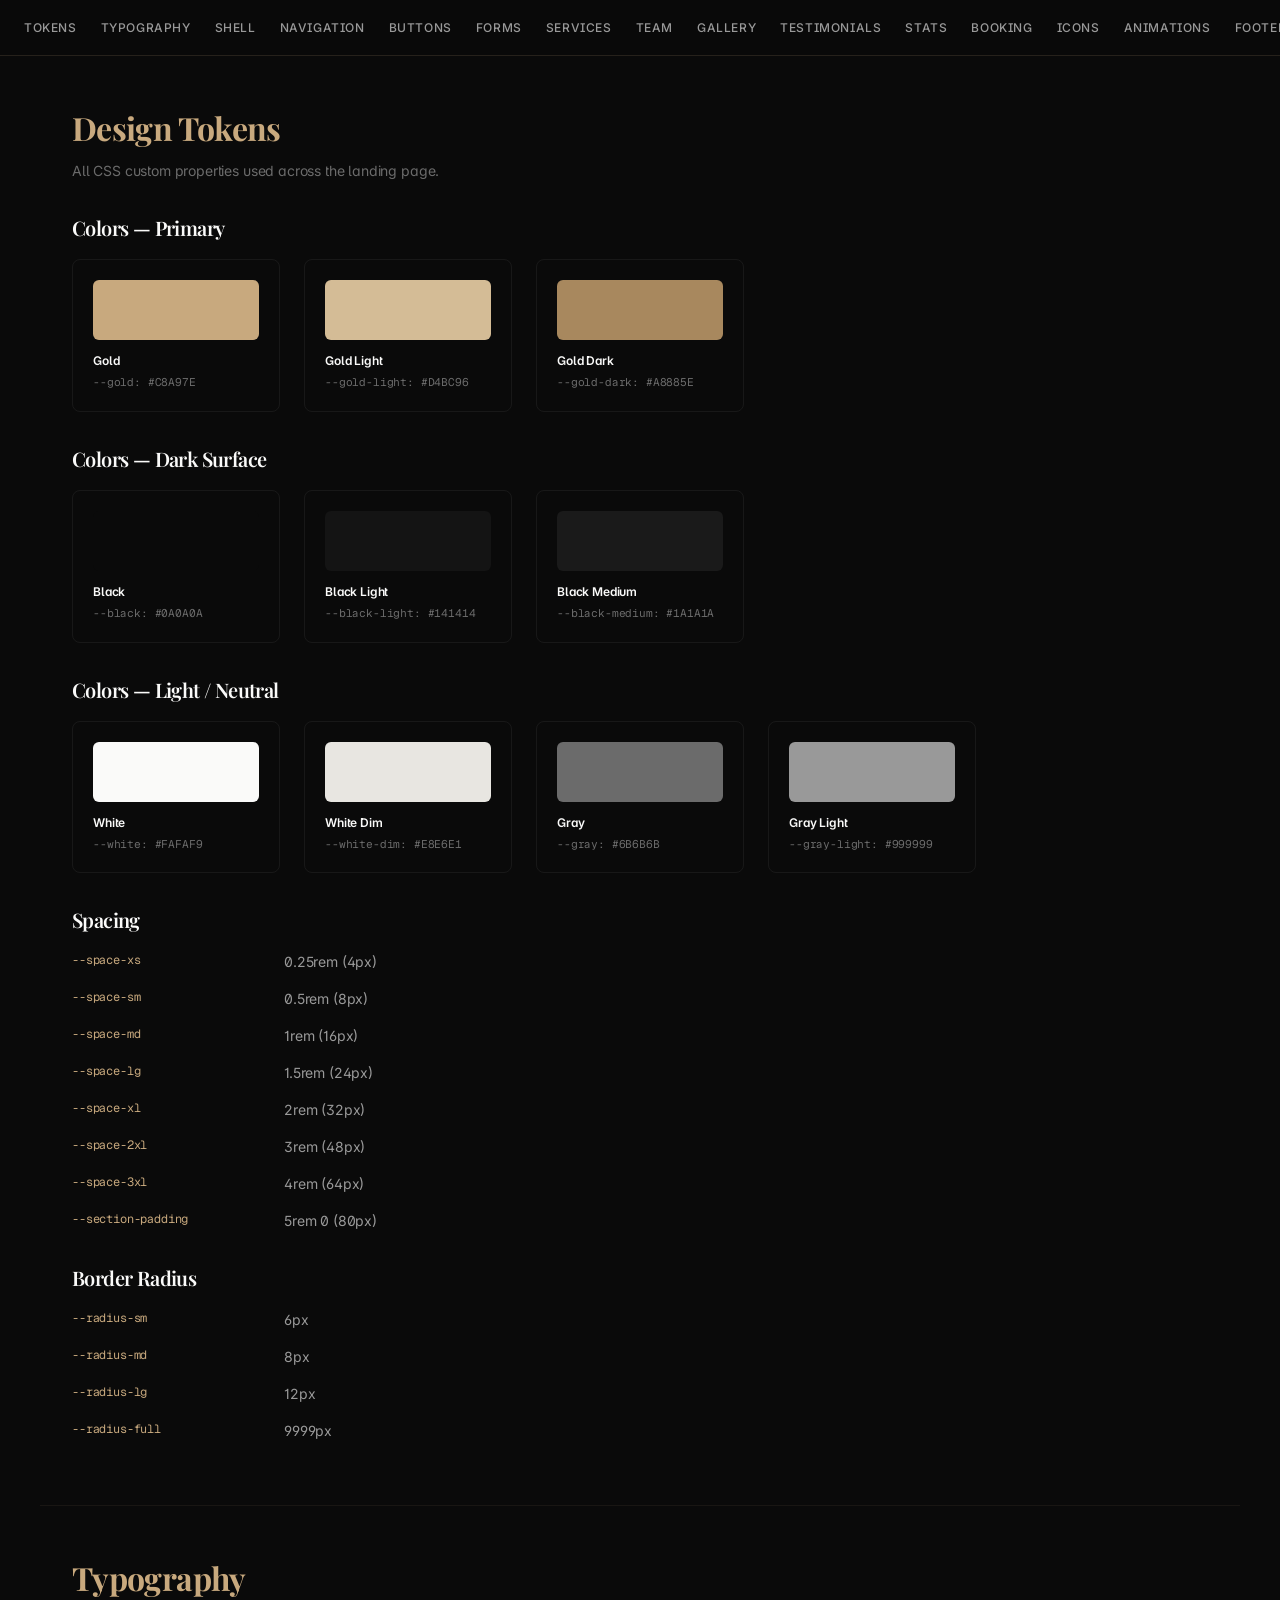
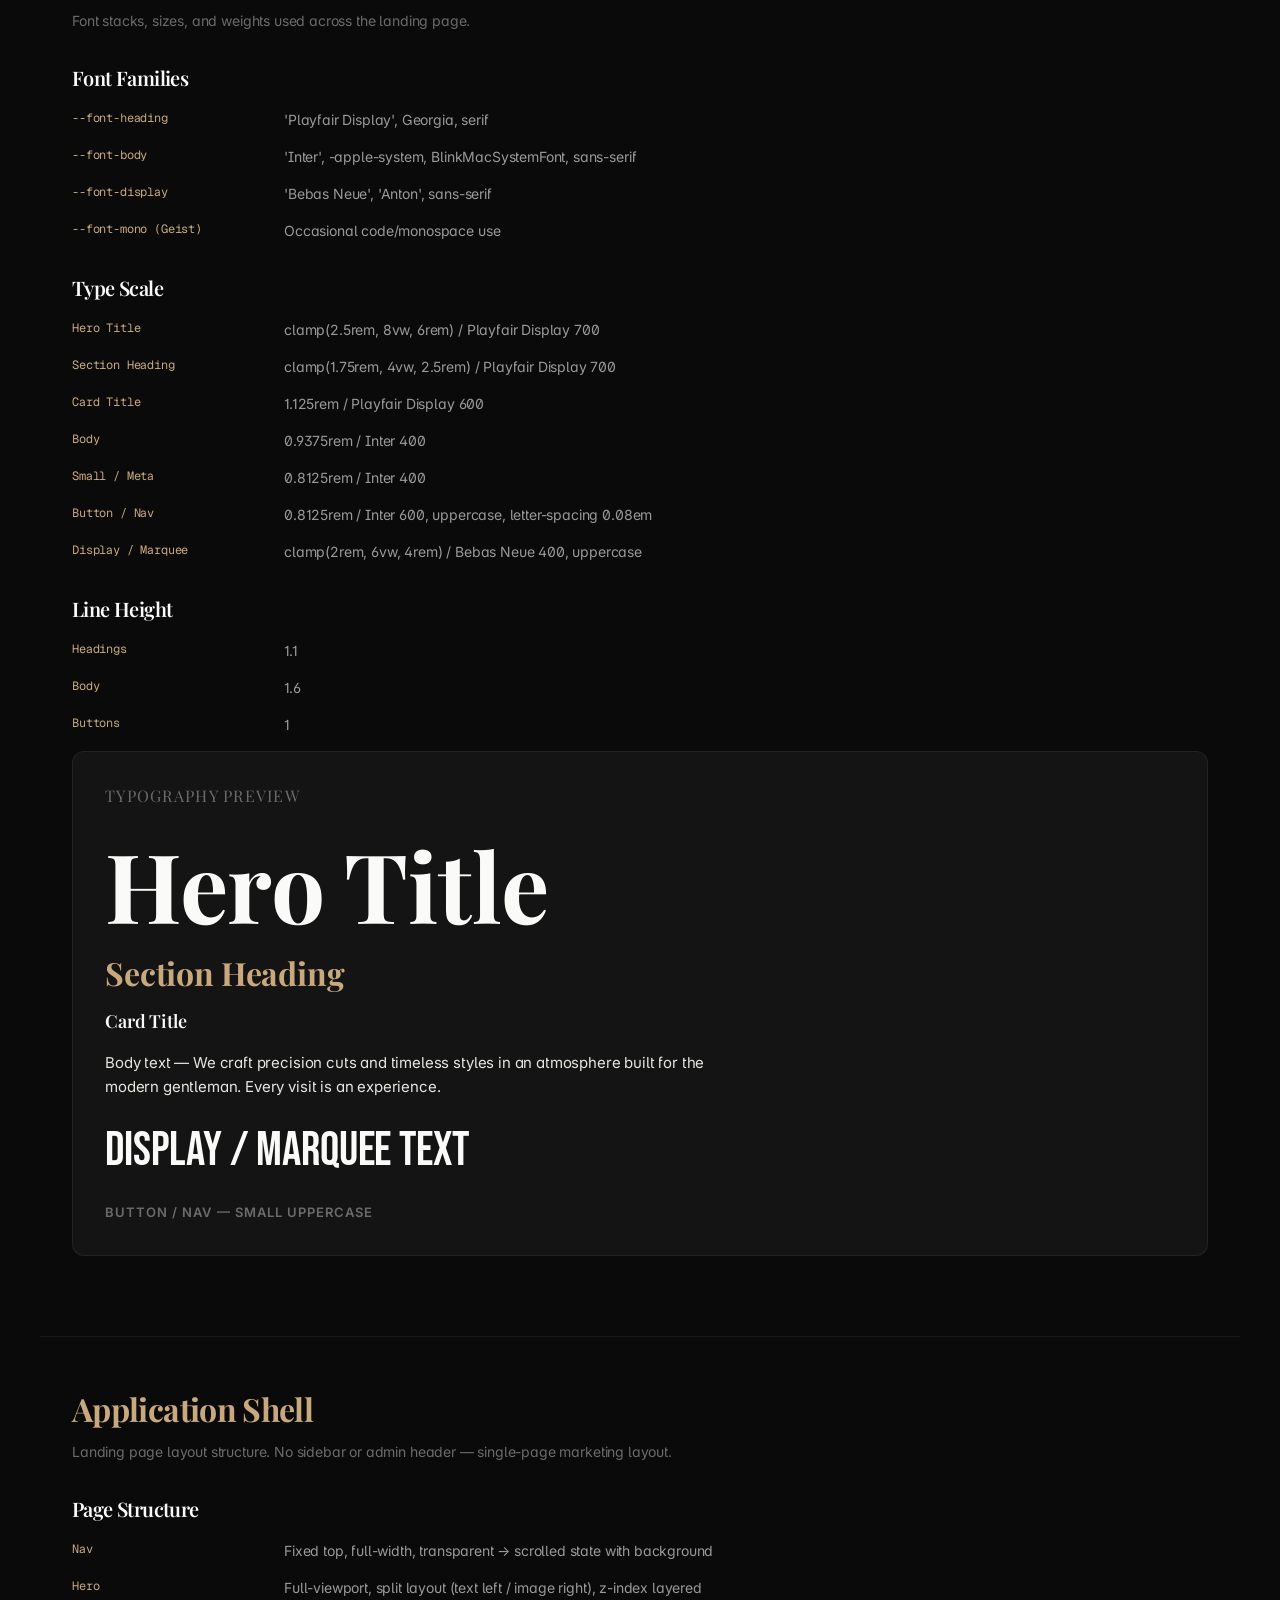
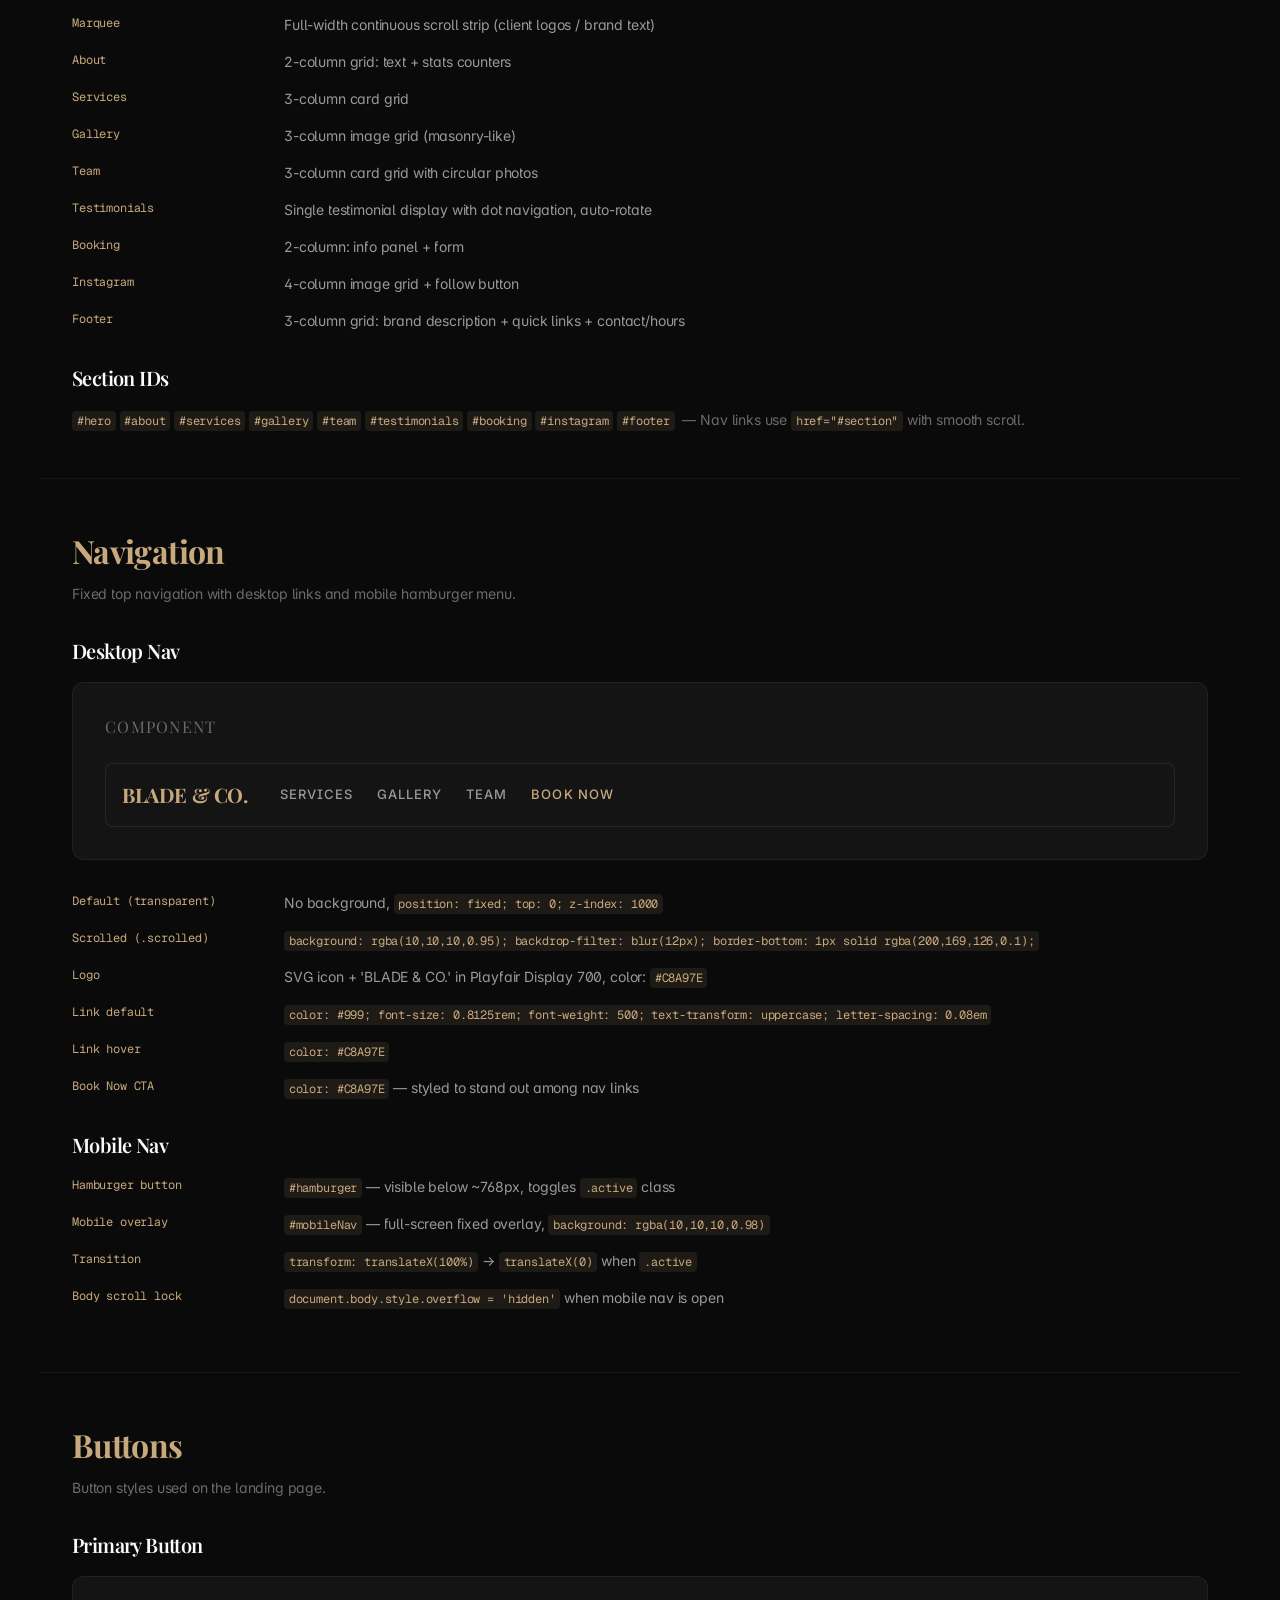
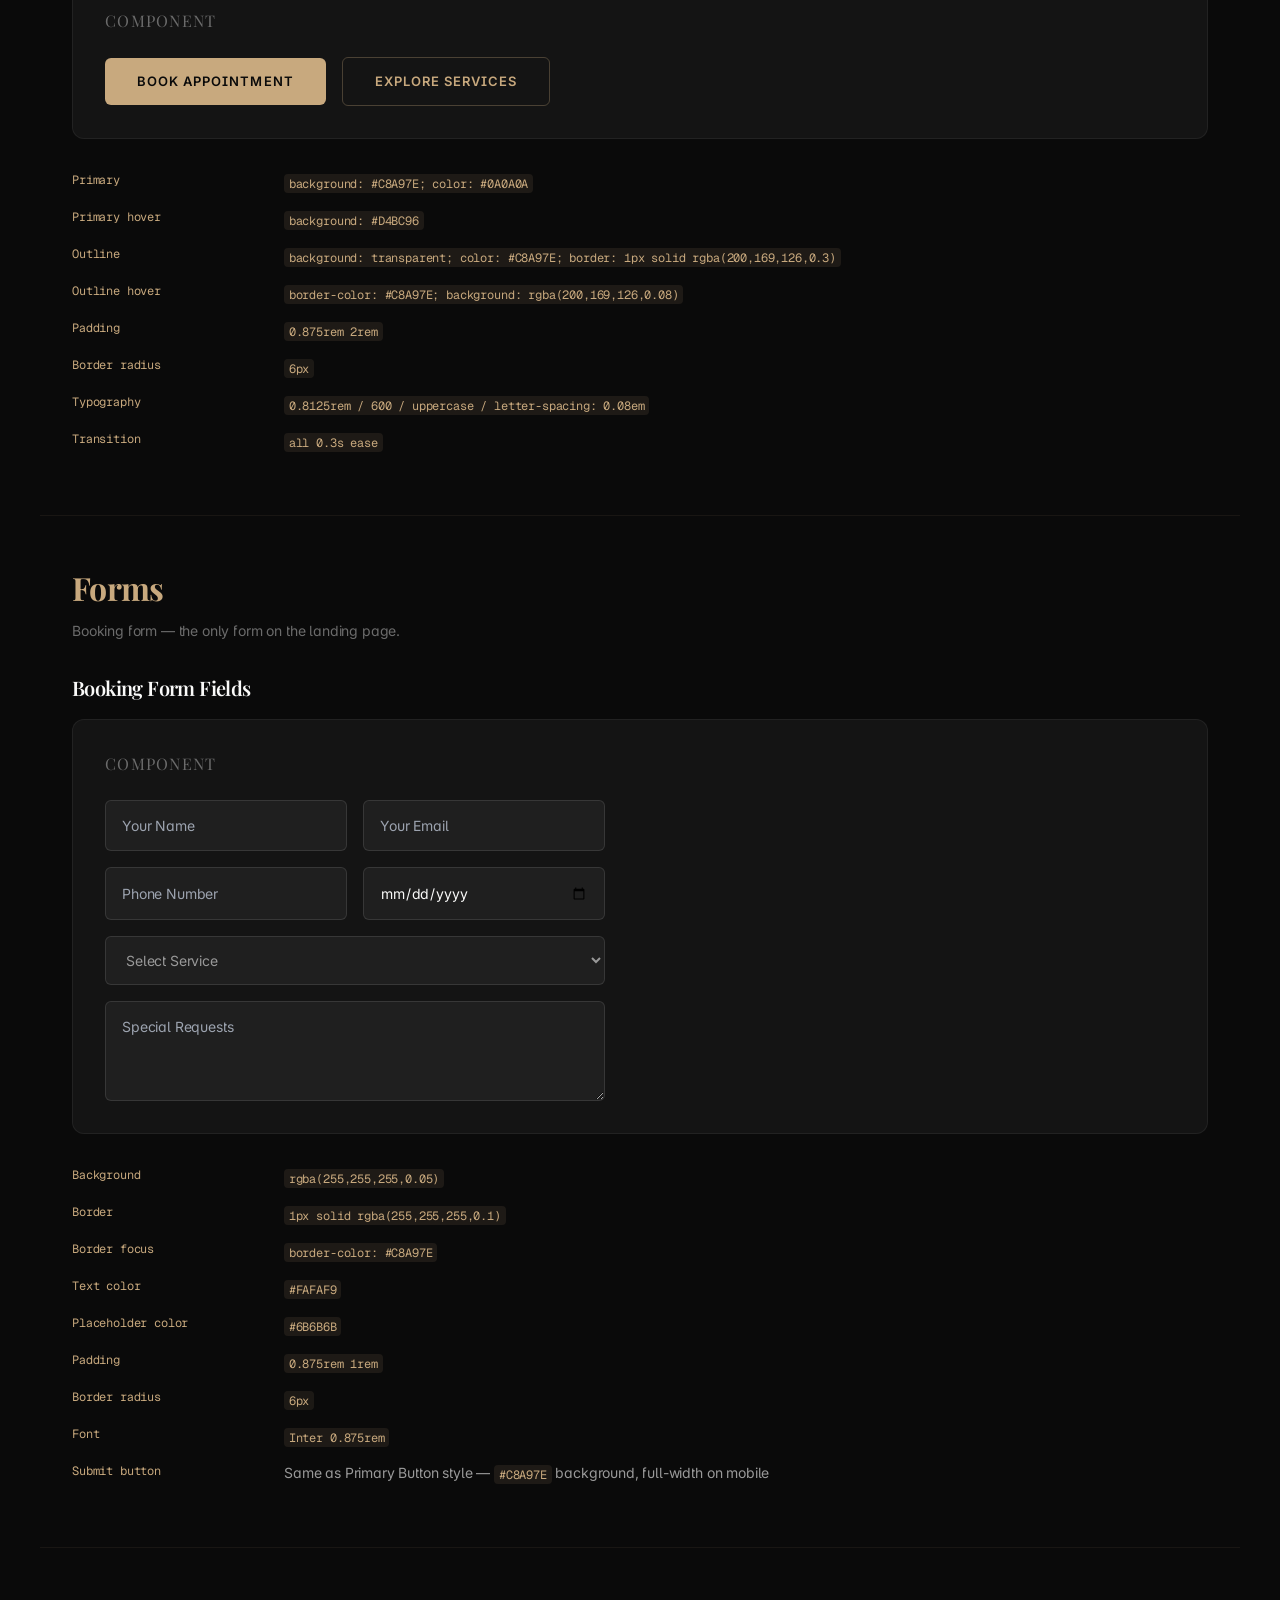
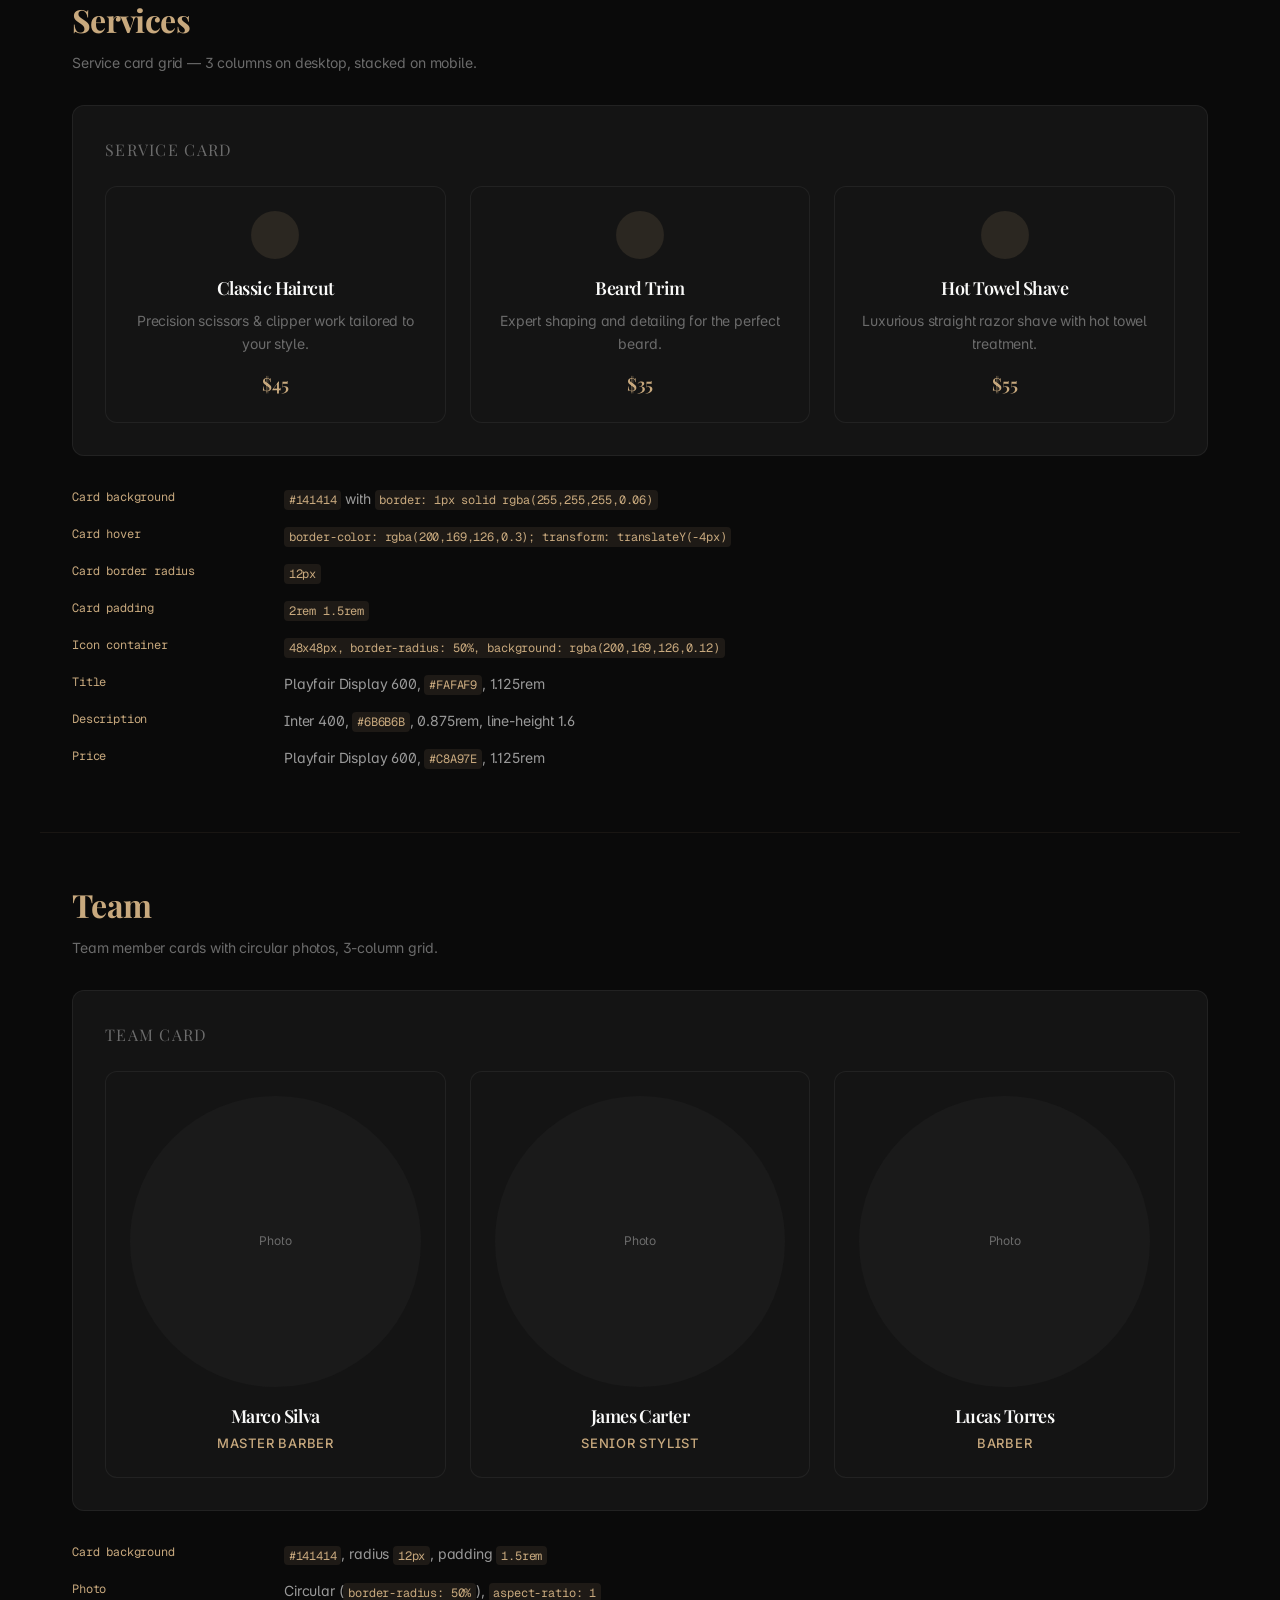
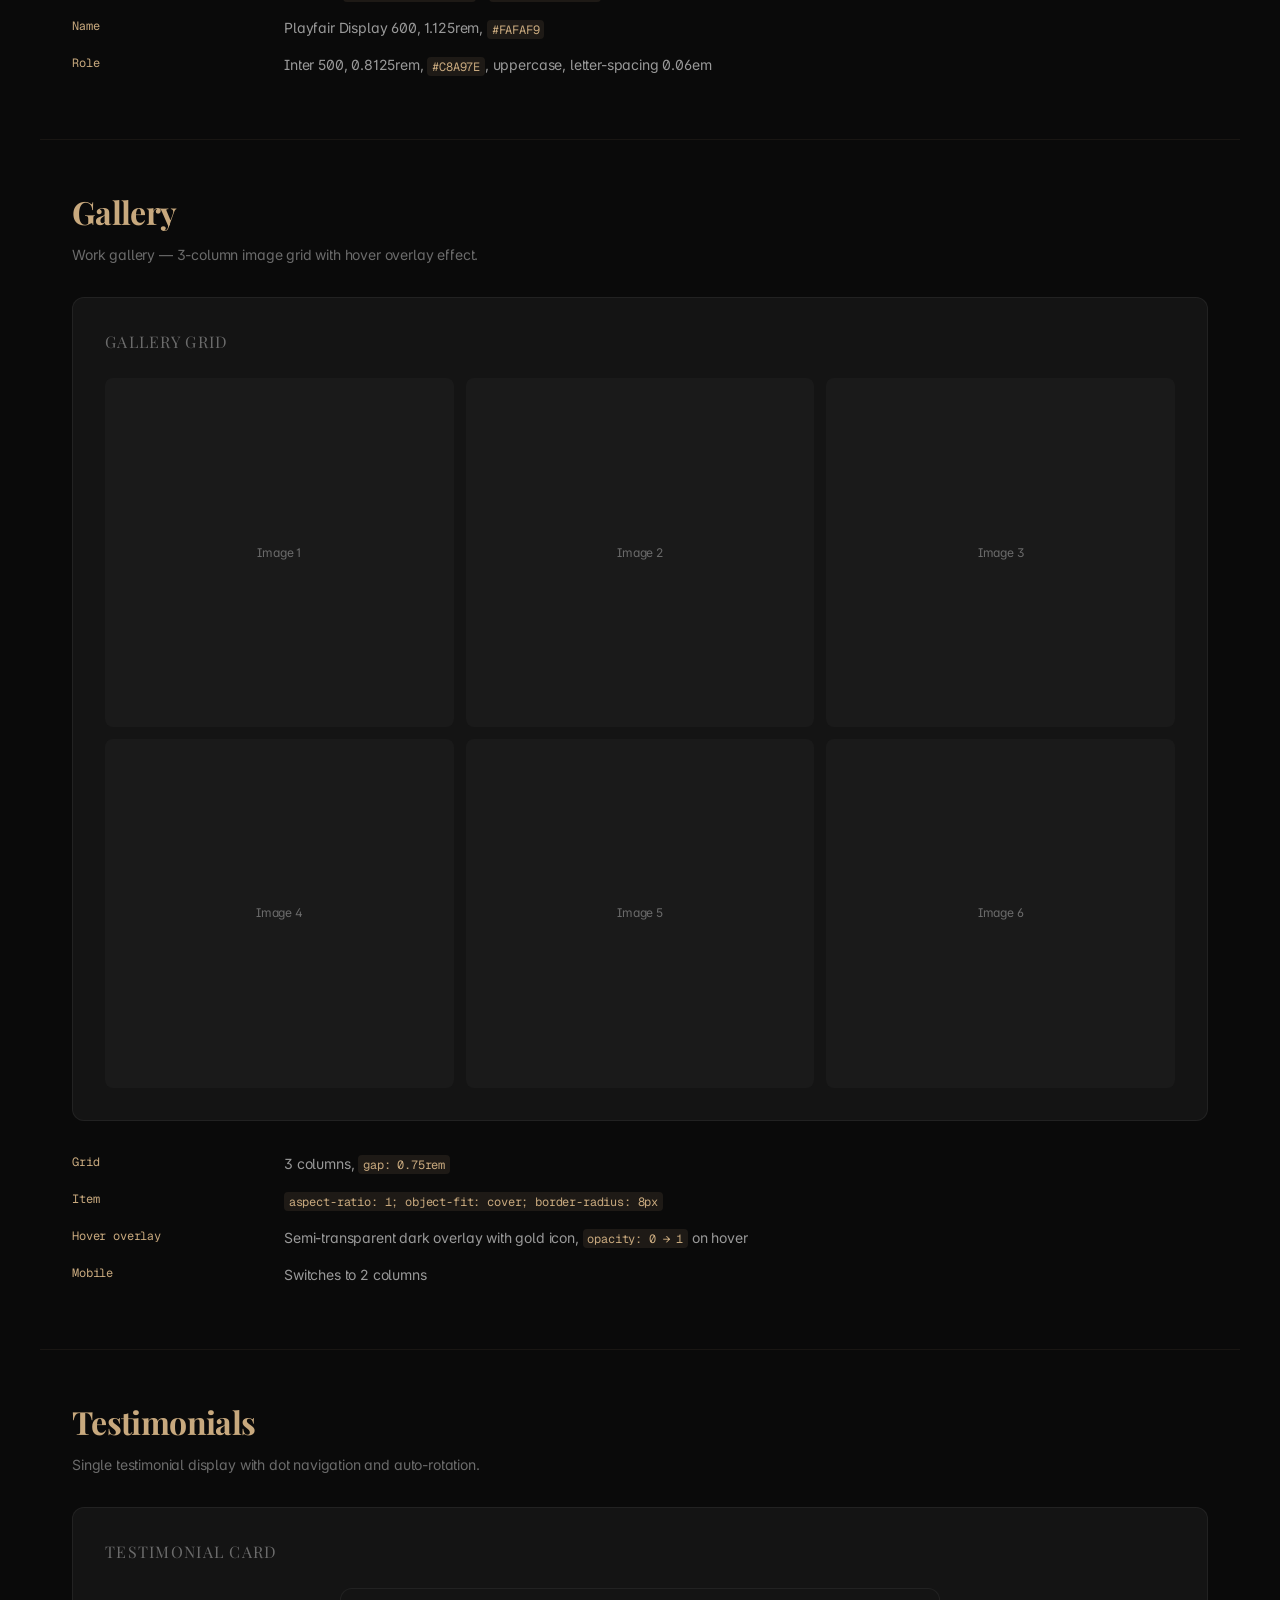
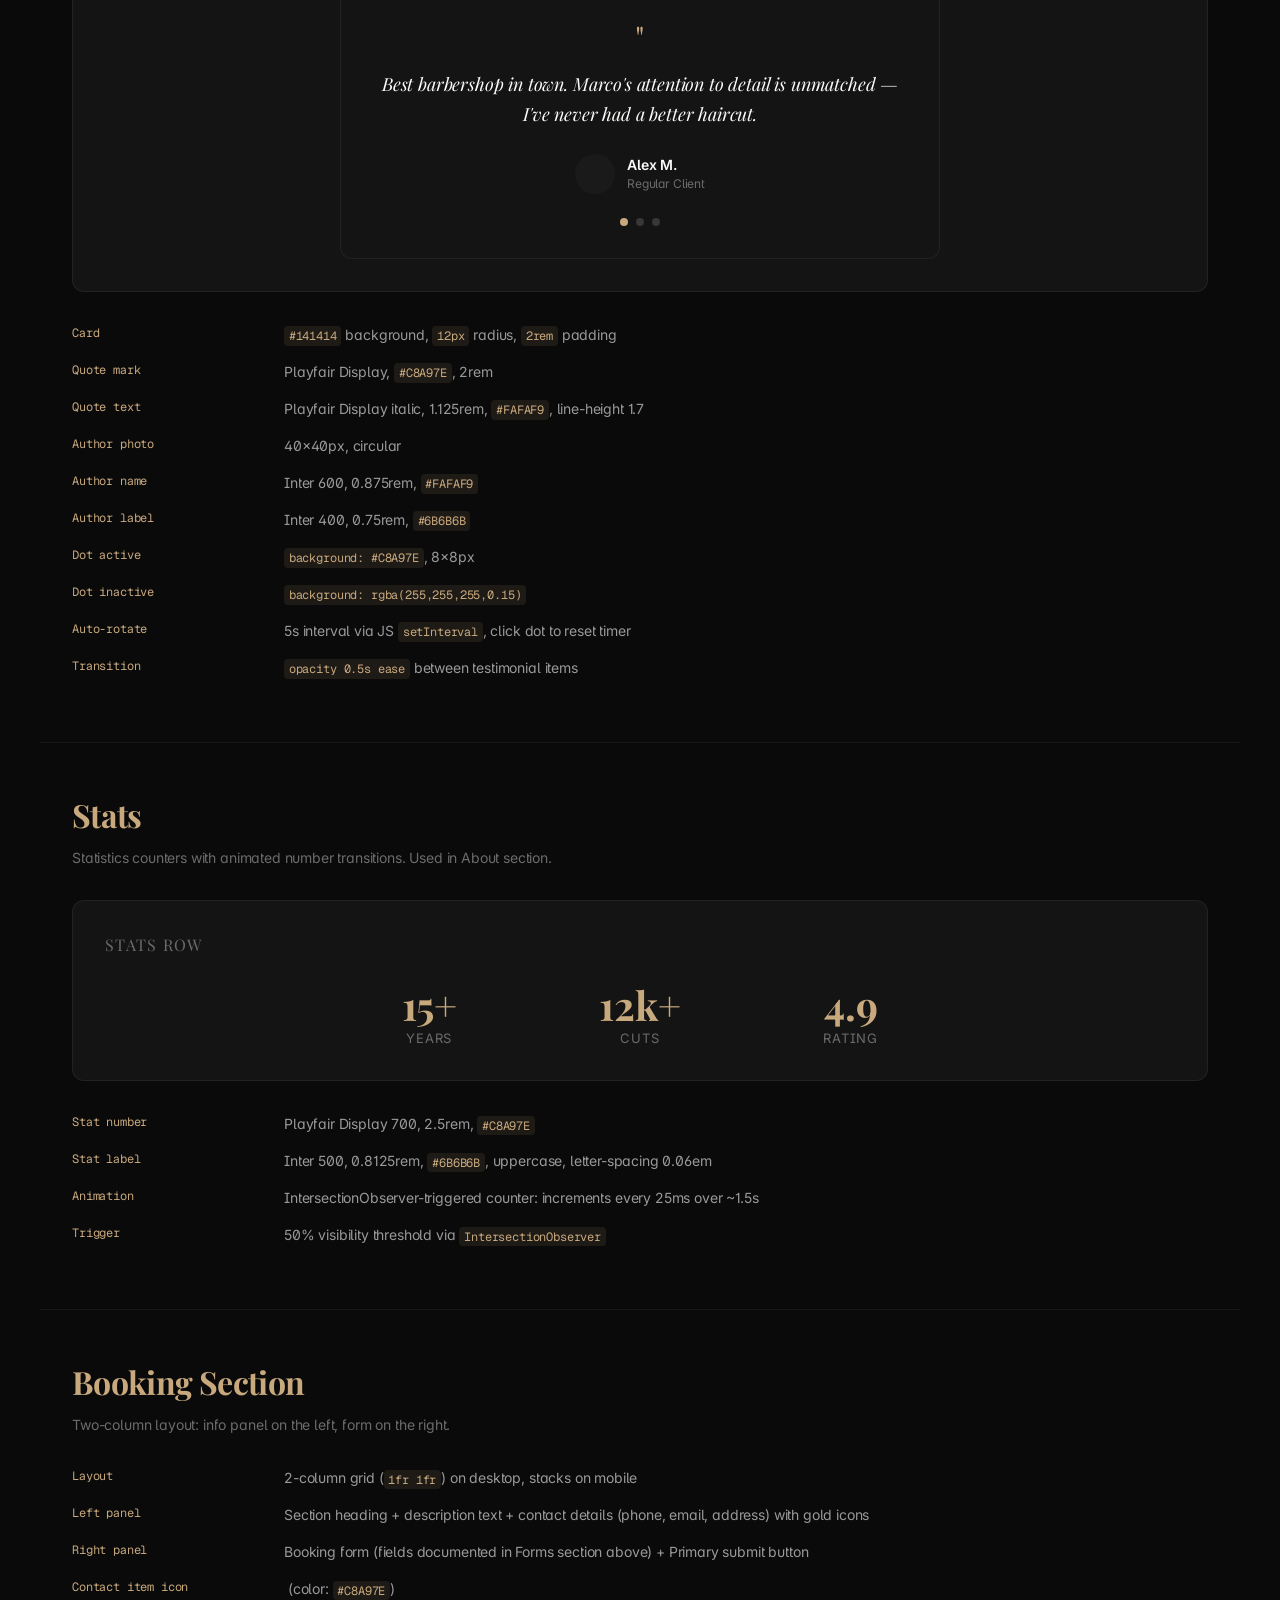
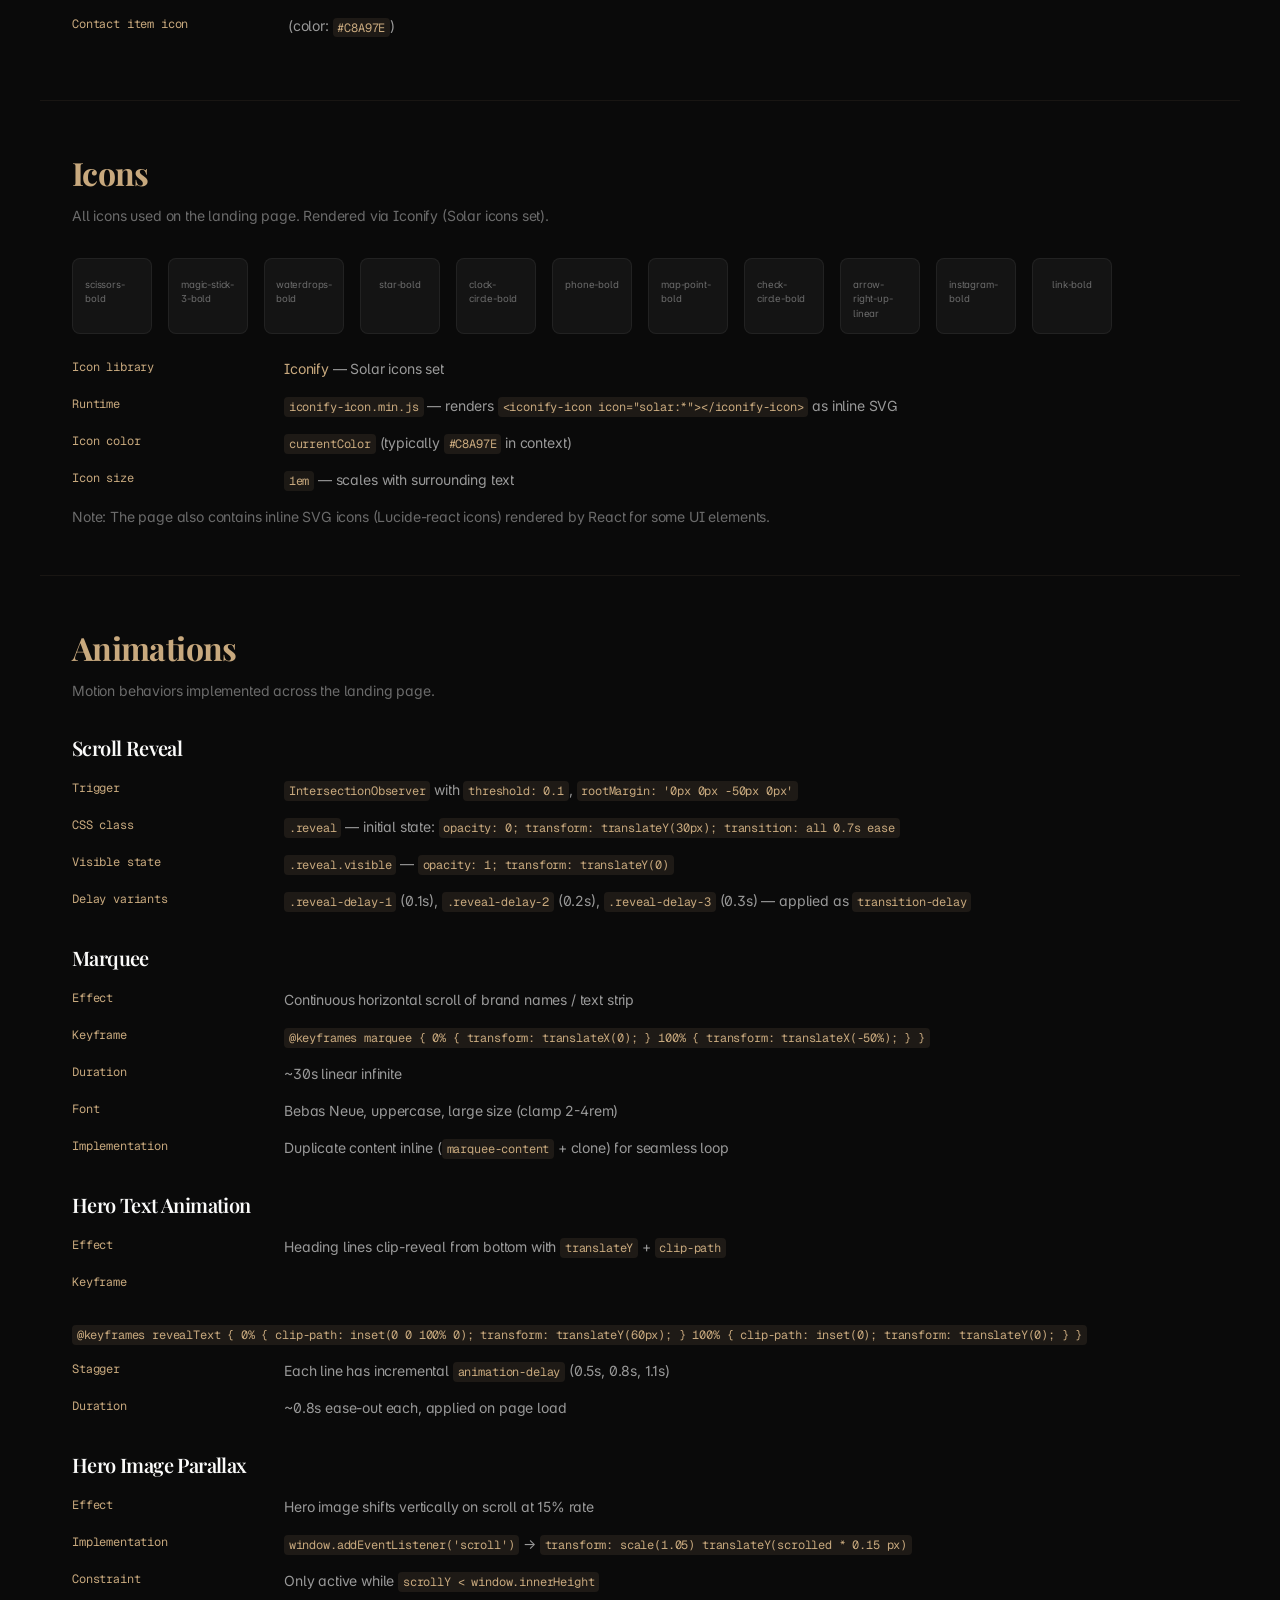
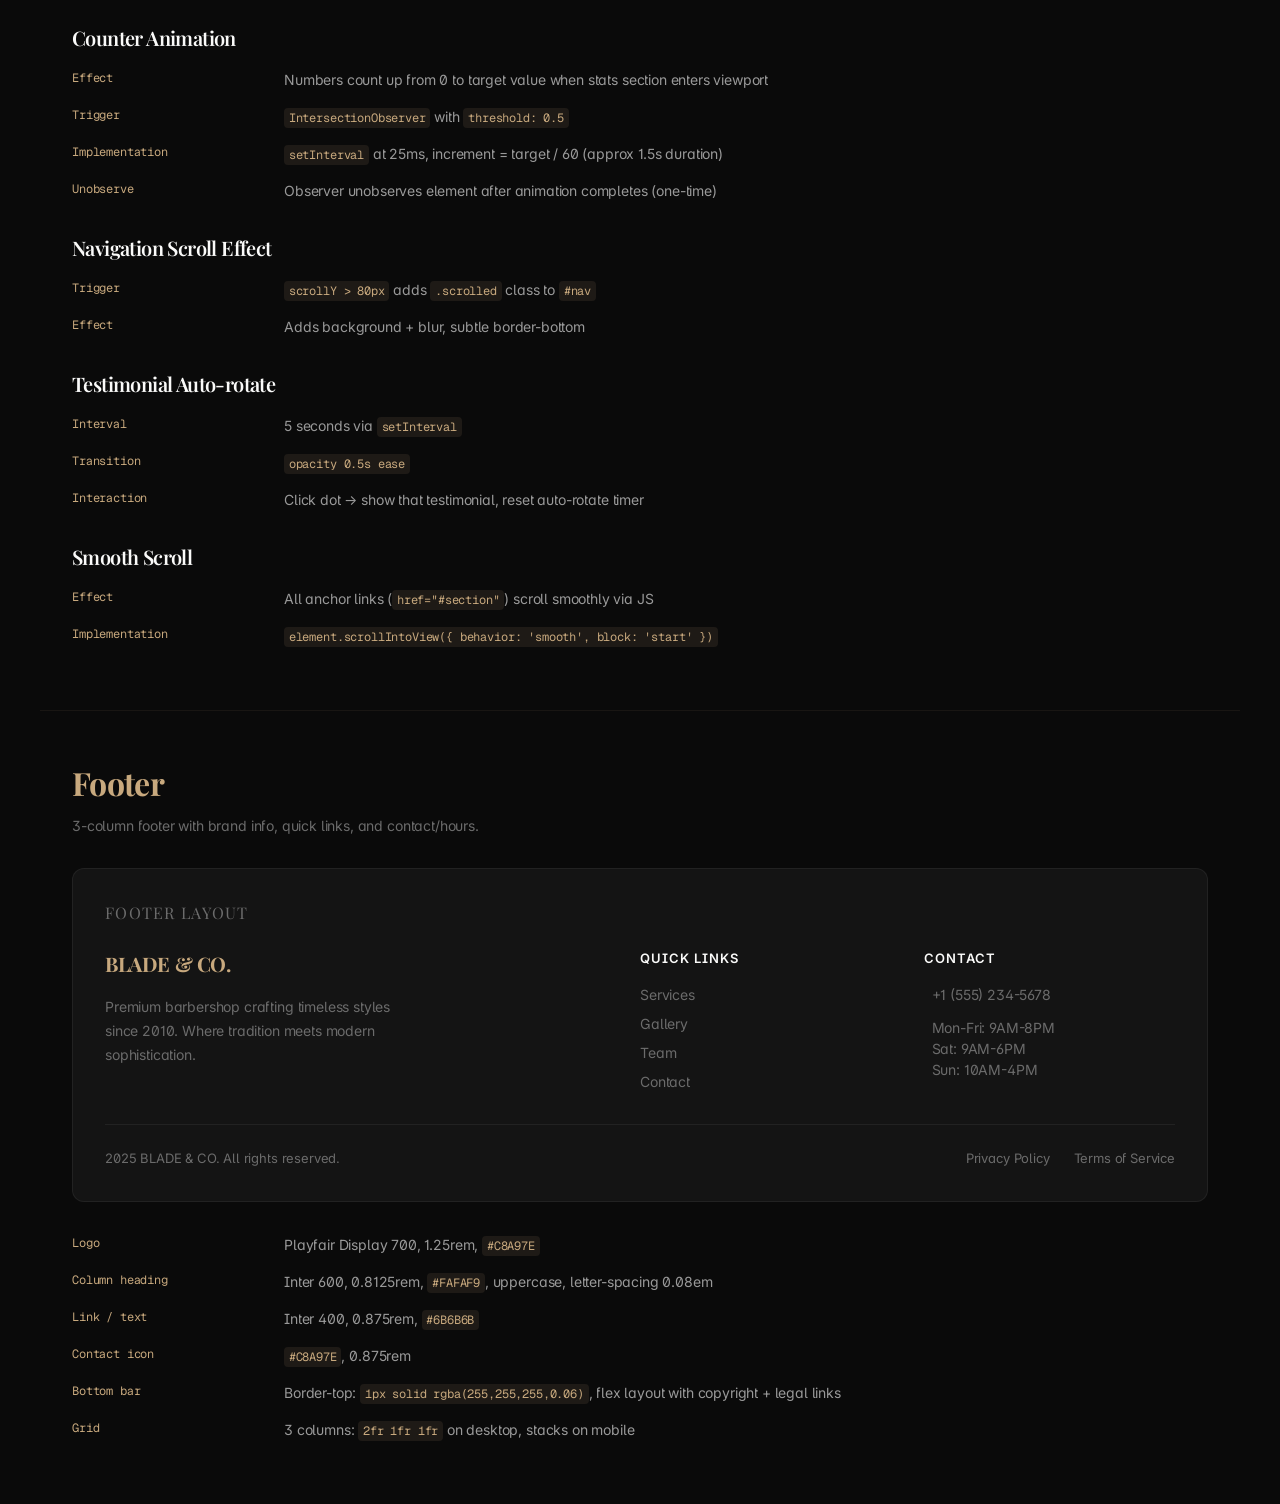
<file: docs/design-system.html>
<!DOCTYPE html>
<html lang="en">
<head>
    <meta charset="UTF-8" />
    <meta name="viewport" content="width=device-width, initial-scale=1.0" />
    <title>Design System — BLADE &amp; CO.</title>
    <link rel="stylesheet" href="../refs/design_system/model_inicial/index-oIXjkcox.css" />
    <script src="../refs/design_system/model_inicial/iconify-icon.min.js"></script>
    <style>
        * { margin: 0; padding: 0; box-sizing: border-box; }
        body { background: #0a0a0a; color: #e8e6e1; font-family: 'Inter', sans-serif; }
        .ds-nav {
            position: fixed; top: 0; left: 0; right: 0; z-index: 9999;
            background: rgba(10,10,10,0.95); backdrop-filter: blur(12px);
            border-bottom: 1px solid rgba(200,169,126,0.15);
            padding: 0 1.5rem; height: 56px; display: flex;
            align-items: center; gap: 1.5rem; overflow-x: auto;
        }
        .ds-nav a {
            color: #999; text-decoration: none; font-size: 0.75rem;
            font-weight: 500; letter-spacing: 0.05em; text-transform: uppercase;
            white-space: nowrap; transition: color 0.2s;
        }
        .ds-nav a:hover { color: #C8A97E; }
        .ds-content { margin-top: 56px; }
        .ds-section {
            padding: 3rem 2rem; max-width: 1200px; margin: 0 auto;
            border-bottom: 1px solid rgba(200,169,126,0.08);
        }
        .ds-section:last-child { border-bottom: none; }
        .ds-section h2 {
            font-family: 'Playfair Display', serif; font-size: 2rem; font-weight: 700;
            color: #C8A97E; margin-bottom: 0.5rem; letter-spacing: -0.02em;
        }
        .ds-section .subtitle {
            color: #6B6B6B; font-size: 0.875rem; margin-bottom: 2rem; font-weight: 400;
        }
        .ds-section h3 {
            font-family: 'Playfair Display', serif; font-size: 1.25rem;
            color: #FAFAF9; margin-bottom: 1rem; margin-top: 2rem;
            font-weight: 600;
        }
        .ds-grid {
            display: grid; grid-template-columns: repeat(auto-fill, minmax(200px, 1fr));
            gap: 1.5rem; margin-bottom: 1.5rem;
        }
        .ds-swatch {
            padding: 1.25rem; border-radius: 8px; border: 1px solid rgba(255,255,255,0.06);
        }
        .ds-swatch .label { font-size: 0.75rem; font-weight: 600; margin-bottom: 0.25rem; color: #FAFAF9; }
        .ds-swatch .value { font-size: 0.7rem; color: #6B6B6B; font-family: 'Geist Mono', monospace; }
        .ds-color-box {
            height: 60px; border-radius: 6px; margin-bottom: 0.75rem;
        }
        .ds-token-row {
            display: flex; gap: 2rem; flex-wrap: wrap; margin-bottom: 1rem;
        }
        .ds-token-row dt {
            font-family: 'Geist Mono', monospace; font-size: 0.75rem;
            color: #C8A97E; min-width: 180px;
        }
        .ds-token-row dd { font-size: 0.875rem; color: #999; }
        .ds-demo {
            background: #141414; border-radius: 12px; padding: 2rem;
            border: 1px solid rgba(255,255,255,0.06); margin-bottom: 2rem;
        }
        .ds-demo-section-title {
            font-family: 'Playfair Display', serif; font-size: 1rem;
            color: #6B6B6B; margin-bottom: 1.5rem; text-transform: uppercase;
            letter-spacing: 0.08em;
        }
        .component-preview {
            display: flex; flex-wrap: wrap; gap: 1rem; align-items: center;
        }
        code {
            background: rgba(200,169,126,0.1); color: #C8A97E; padding: 0.15em 0.4em;
            border-radius: 4px; font-size: 0.75rem; font-family: 'Geist Mono', monospace;
        }
        .ds-icon-grid {
            display: grid; grid-template-columns: repeat(auto-fill, minmax(80px,1fr));
            gap: 1rem; margin-bottom: 1.5rem;
        }
        .ds-icon-item {
            display: flex; flex-direction: column; align-items: center; gap: 0.4rem;
            padding: 0.75rem; border-radius: 8px;
            background: #141414; border: 1px solid rgba(255,255,255,0.06);
            font-size: 0.6rem; color: #6B6B6B;
        }
        .ds-icon-item iconify-icon { font-size: 1.25rem; color: #C8A97E; }

        .gallery-grid { display: grid; grid-template-columns: repeat(3,1fr); gap: 0.75rem; }
        .gallery-grid img { width: 100%; aspect-ratio: 1; object-fit: cover; border-radius: 8px; }
        .team-grid { display: grid; grid-template-columns: repeat(3,1fr); gap: 1.5rem; }
        .team-card {
            text-align: center; background: #141414; border-radius: 12px; padding: 1.5rem;
            border: 1px solid rgba(255,255,255,0.06);
        }
        .team-card img { width: 100%; aspect-ratio: 1; object-fit: cover; border-radius: 50%; margin-bottom: 1rem; }
        .service-card {
            background: #141414; border-radius: 12px; padding: 1.5rem;
            border: 1px solid rgba(255,255,255,0.06); text-align: center;
        }
        .testimonial-card {
            background: #141414; border-radius: 12px; padding: 2rem;
            border: 1px solid rgba(255,255,255,0.06);
        }
        .footer-grid { display: grid; grid-template-columns: 2fr 1fr 1fr; gap: 2rem; }
        @media (max-width: 768px) {
            .gallery-grid { grid-template-columns: repeat(2,1fr); }
            .team-grid { grid-template-columns: 1fr; }
            .footer-grid { grid-template-columns: 1fr; }
        }
    </style>
</head>
<body>

<nav class="ds-nav">
    <a href="#tokens">Tokens</a>
    <a href="#typography">Typography</a>
    <a href="#shell">Shell</a>
    <a href="#navigation">Navigation</a>
    <a href="#buttons">Buttons</a>
    <a href="#forms">Forms</a>
    <a href="#services">Services</a>
    <a href="#team">Team</a>
    <a href="#gallery">Gallery</a>
    <a href="#testimonials">Testimonials</a>
    <a href="#stats">Stats</a>
    <a href="#booking">Booking</a>
    <a href="#icons">Icons</a>
    <a href="#animations">Animations</a>
    <a href="#footer">Footer</a>
</nav>

<div class="ds-content">

    <!-- ==================== SECTION 1: Design Tokens ==================== -->
    <section class="ds-section" id="tokens">
        <h2>Design Tokens</h2>
        <p class="subtitle">All CSS custom properties used across the landing page.</p>

        <h3>Colors — Primary</h3>
        <div class="ds-grid">
            <div class="ds-swatch">
                <div class="ds-color-box" style="background:#C8A97E;"></div>
                <div class="label">Gold</div>
                <div class="value">--gold: #C8A97E</div>
            </div>
            <div class="ds-swatch">
                <div class="ds-color-box" style="background:#D4BC96;"></div>
                <div class="label">Gold Light</div>
                <div class="value">--gold-light: #D4BC96</div>
            </div>
            <div class="ds-swatch">
                <div class="ds-color-box" style="background:#A8885E;"></div>
                <div class="label">Gold Dark</div>
                <div class="value">--gold-dark: #A8885E</div>
            </div>
        </div>

        <h3>Colors — Dark Surface</h3>
        <div class="ds-grid">
            <div class="ds-swatch">
                <div class="ds-color-box" style="background:#0A0A0A;"></div>
                <div class="label">Black</div>
                <div class="value">--black: #0A0A0A</div>
            </div>
            <div class="ds-swatch">
                <div class="ds-color-box" style="background:#141414;"></div>
                <div class="label">Black Light</div>
                <div class="value">--black-light: #141414</div>
            </div>
            <div class="ds-swatch">
                <div class="ds-color-box" style="background:#1A1A1A;"></div>
                <div class="label">Black Medium</div>
                <div class="value">--black-medium: #1A1A1A</div>
            </div>
        </div>

        <h3>Colors — Light / Neutral</h3>
        <div class="ds-grid">
            <div class="ds-swatch">
                <div class="ds-color-box" style="background:#FAFAF9;"></div>
                <div class="label">White</div>
                <div class="value">--white: #FAFAF9</div>
            </div>
            <div class="ds-swatch">
                <div class="ds-color-box" style="background:#E8E6E1;"></div>
                <div class="label">White Dim</div>
                <div class="value">--white-dim: #E8E6E1</div>
            </div>
            <div class="ds-swatch">
                <div class="ds-color-box" style="background:#6B6B6B;"></div>
                <div class="label">Gray</div>
                <div class="value">--gray: #6B6B6B</div>
            </div>
            <div class="ds-swatch">
                <div class="ds-color-box" style="background:#999999;"></div>
                <div class="label">Gray Light</div>
                <div class="value">--gray-light: #999999</div>
            </div>
        </div>

        <h3>Spacing</h3>
        <dl>
            <div class="ds-token-row"><dt>--space-xs</dt><dd>0.25rem (4px)</dd></div>
            <div class="ds-token-row"><dt>--space-sm</dt><dd>0.5rem (8px)</dd></div>
            <div class="ds-token-row"><dt>--space-md</dt><dd>1rem (16px)</dd></div>
            <div class="ds-token-row"><dt>--space-lg</dt><dd>1.5rem (24px)</dd></div>
            <div class="ds-token-row"><dt>--space-xl</dt><dd>2rem (32px)</dd></div>
            <div class="ds-token-row"><dt>--space-2xl</dt><dd>3rem (48px)</dd></div>
            <div class="ds-token-row"><dt>--space-3xl</dt><dd>4rem (64px)</dd></div>
            <div class="ds-token-row"><dt>--section-padding</dt><dd>5rem 0 (80px)</dd></div>
        </dl>

        <h3>Border Radius</h3>
        <dl>
            <div class="ds-token-row"><dt>--radius-sm</dt><dd>6px</dd></div>
            <div class="ds-token-row"><dt>--radius-md</dt><dd>8px</dd></div>
            <div class="ds-token-row"><dt>--radius-lg</dt><dd>12px</dd></div>
            <div class="ds-token-row"><dt>--radius-full</dt><dd>9999px</dd></div>
        </dl>
    </section>

    <!-- ==================== SECTION 2: Typography ==================== -->
    <section class="ds-section" id="typography">
        <h2>Typography</h2>
        <p class="subtitle">Font stacks, sizes, and weights used across the landing page.</p>

        <h3>Font Families</h3>
        <dl>
            <div class="ds-token-row"><dt>--font-heading</dt><dd>'Playfair Display', Georgia, serif</dd></div>
            <div class="ds-token-row"><dt>--font-body</dt><dd>'Inter', -apple-system, BlinkMacSystemFont, sans-serif</dd></div>
            <div class="ds-token-row"><dt>--font-display</dt><dd>'Bebas Neue', 'Anton', sans-serif</dd></div>
            <div class="ds-token-row"><dt>--font-mono (Geist)</dt><dd>Occasional code/monospace use</dd></div>
        </dl>

        <h3>Type Scale</h3>
        <dl>
            <div class="ds-token-row"><dt>Hero Title</dt><dd>clamp(2.5rem, 8vw, 6rem) / Playfair Display 700</dd></div>
            <div class="ds-token-row"><dt>Section Heading</dt><dd>clamp(1.75rem, 4vw, 2.5rem) / Playfair Display 700</dd></div>
            <div class="ds-token-row"><dt>Card Title</dt><dd>1.125rem / Playfair Display 600</dd></div>
            <div class="ds-token-row"><dt>Body</dt><dd>0.9375rem / Inter 400</dd></div>
            <div class="ds-token-row"><dt>Small / Meta</dt><dd>0.8125rem / Inter 400</dd></div>
            <div class="ds-token-row"><dt>Button / Nav</dt><dd>0.8125rem / Inter 600, uppercase, letter-spacing 0.08em</dd></div>
            <div class="ds-token-row"><dt>Display / Marquee</dt><dd>clamp(2rem, 6vw, 4rem) / Bebas Neue 400, uppercase</dd></div>
        </dl>

        <h3>Line Height</h3>
        <dl>
            <div class="ds-token-row"><dt>Headings</dt><dd>1.1</dd></div>
            <div class="ds-token-row"><dt>Body</dt><dd>1.6</dd></div>
            <div class="ds-token-row"><dt>Buttons</dt><dd>1</dd></div>
        </dl>

        <div class="ds-demo">
            <div class="ds-demo-section-title">Typography Preview</div>
            <div style="display:flex;flex-direction:column;gap:1rem;">
                <span style="font-family:'Playfair Display',serif;font-size:clamp(2.5rem,8vw,6rem);font-weight:700;color:#FAFAF9;line-height:1.1;">
                    Hero Title
                </span>
                <span style="font-family:'Playfair Display',serif;font-size:2rem;font-weight:700;color:#C8A97E;line-height:1.2;">
                    Section Heading
                </span>
                <span style="font-family:'Playfair Display',serif;font-size:1.125rem;font-weight:600;color:#FAFAF9;">
                    Card Title
                </span>
                <span style="font-family:'Inter',sans-serif;font-size:0.9375rem;font-weight:400;color:#E8E6E1;line-height:1.6;max-width:600px;">
                    Body text — We craft precision cuts and timeless styles in an atmosphere built for the modern gentleman. Every visit is an experience.
                </span>
                <span style="font-family:'Bebas Neue',sans-serif;font-size:3rem;text-transform:uppercase;color:#FAFAF9;">
                    Display / Marquee Text
                </span>
                <span style="font-family:'Inter',sans-serif;font-size:0.8125rem;font-weight:600;text-transform:uppercase;letter-spacing:0.08em;color:#6B6B6B;">
                    Button / Nav — SMALL UPPERCASE
                </span>
            </div>
        </div>
    </section>

    <!-- ==================== SECTION 3: Application Shell ==================== -->
    <section class="ds-section" id="shell">
        <h2>Application Shell</h2>
        <p class="subtitle">Landing page layout structure. No sidebar or admin header — single-page marketing layout.</p>

        <h3>Page Structure</h3>
        <dl>
            <div class="ds-token-row"><dt>Nav</dt><dd>Fixed top, full-width, transparent → scrolled state with background</dd></div>
            <div class="ds-token-row"><dt>Hero</dt><dd>Full-viewport, split layout (text left / image right), z-index layered</dd></div>
            <div class="ds-token-row"><dt>Marquee</dt><dd>Full-width continuous scroll strip (client logos / brand text)</dd></div>
            <div class="ds-token-row"><dt>About</dt><dd>2-column grid: text + stats counters</dd></div>
            <div class="ds-token-row"><dt>Services</dt><dd>3-column card grid</dd></div>
            <div class="ds-token-row"><dt>Gallery</dt><dd>3-column image grid (masonry-like)</dd></div>
            <div class="ds-token-row"><dt>Team</dt><dd>3-column card grid with circular photos</dd></div>
            <div class="ds-token-row"><dt>Testimonials</dt><dd>Single testimonial display with dot navigation, auto-rotate</dd></div>
            <div class="ds-token-row"><dt>Booking</dt><dd>2-column: info panel + form</dd></div>
            <div class="ds-token-row"><dt>Instagram</dt><dd>4-column image grid + follow button</dd></div>
            <div class="ds-token-row"><dt>Footer</dt><dd>3-column grid: brand description + quick links + contact/hours</dd></div>
        </dl>

        <h3>Section IDs</h3>
        <p style="color:#6B6B6B;font-size:0.875rem;">
            <code>#hero</code> <code>#about</code> <code>#services</code> <code>#gallery</code>
            <code>#team</code> <code>#testimonials</code> <code>#booking</code> <code>#instagram</code>
            <code>#footer</code> &nbsp;— Nav links use <code>href="#section"</code> with smooth scroll.
        </p>
    </section>

    <!-- ==================== SECTION 4: Navigation ==================== -->
    <section class="ds-section" id="navigation">
        <h2>Navigation</h2>
        <p class="subtitle">Fixed top navigation with desktop links and mobile hamburger menu.</p>

        <h3>Desktop Nav</h3>
        <div class="ds-demo">
            <div class="ds-demo-section-title">Component</div>
            <div style="display:flex;align-items:center;gap:2rem;padding:1rem;background:rgba(20,20,20,0.8);border-radius:8px;border:1px solid rgba(200,169,126,0.12);">
                <span style="font-family:'Playfair Display',serif;font-size:1.25rem;font-weight:700;color:#C8A97E;letter-spacing:-0.02em;">BLADE &amp; CO.</span>
                <div style="display:flex;gap:1.5rem;">
                    <span style="font-size:0.8125rem;font-weight:500;text-transform:uppercase;letter-spacing:0.08em;color:#999;cursor:pointer;">Services</span>
                    <span style="font-size:0.8125rem;font-weight:500;text-transform:uppercase;letter-spacing:0.08em;color:#999;cursor:pointer;">Gallery</span>
                    <span style="font-size:0.8125rem;font-weight:500;text-transform:uppercase;letter-spacing:0.08em;color:#999;cursor:pointer;">Team</span>
                    <span style="font-size:0.8125rem;font-weight:500;text-transform:uppercase;letter-spacing:0.08em;color:#C8A97E;cursor:pointer;">Book Now</span>
                </div>
            </div>
        </div>
        <dl>
            <div class="ds-token-row"><dt>Default (transparent)</dt><dd>No background, <code>position: fixed; top: 0; z-index: 1000</code></dd></div>
            <div class="ds-token-row"><dt>Scrolled (.scrolled)</dt><dd><code>background: rgba(10,10,10,0.95); backdrop-filter: blur(12px); border-bottom: 1px solid rgba(200,169,126,0.1);</code></dd></div>
            <div class="ds-token-row"><dt>Logo</dt><dd>SVG icon + 'BLADE &amp; CO.' in Playfair Display 700, color: <code>#C8A97E</code></dd></div>
            <div class="ds-token-row"><dt>Link default</dt><dd><code>color: #999; font-size: 0.8125rem; font-weight: 500; text-transform: uppercase; letter-spacing: 0.08em</code></dd></div>
            <div class="ds-token-row"><dt>Link hover</dt><dd><code>color: #C8A97E</code></dd></div>
            <div class="ds-token-row"><dt>Book Now CTA</dt><dd><code>color: #C8A97E</code> — styled to stand out among nav links</dd></div>
        </dl>

        <h3>Mobile Nav</h3>
        <dl>
            <div class="ds-token-row"><dt>Hamburger button</dt><dd><code>#hamburger</code> — visible below ~768px, toggles <code>.active</code> class</dd></div>
            <div class="ds-token-row"><dt>Mobile overlay</dt><dd><code>#mobileNav</code> — full-screen fixed overlay, <code>background: rgba(10,10,10,0.98)</code></dd></div>
            <div class="ds-token-row"><dt>Transition</dt><dd><code>transform: translateX(100%)</code> → <code>translateX(0)</code> when <code>.active</code></dd></div>
            <div class="ds-token-row"><dt>Body scroll lock</dt><dd><code>document.body.style.overflow = 'hidden'</code> when mobile nav is open</dd></div>
        </dl>
    </section>

    <!-- ==================== SECTION 5: Buttons ==================== -->
    <section class="ds-section" id="buttons">
        <h2>Buttons</h2>
        <p class="subtitle">Button styles used on the landing page.</p>

        <h3>Primary Button</h3>
        <div class="ds-demo">
            <div class="ds-demo-section-title">Component</div>
            <div class="component-preview">
                <button style="background:#C8A97E;color:#0A0A0A;border:none;padding:0.875rem 2rem;border-radius:6px;font-family:'Inter',sans-serif;font-size:0.8125rem;font-weight:600;text-transform:uppercase;letter-spacing:0.08em;cursor:pointer;transition:all 0.3s ease;">
                    Book Appointment
                </button>
                <button style="background:transparent;color:#C8A97E;border:1px solid rgba(200,169,126,0.3);padding:0.875rem 2rem;border-radius:6px;font-family:'Inter',sans-serif;font-size:0.8125rem;font-weight:600;text-transform:uppercase;letter-spacing:0.08em;cursor:pointer;transition:all 0.3s ease;">
                    Explore Services
                </button>
            </div>
        </div>
        <dl>
            <div class="ds-token-row"><dt>Primary</dt><dd><code>background: #C8A97E; color: #0A0A0A</code></dd></div>
            <div class="ds-token-row"><dt>Primary hover</dt><dd><code>background: #D4BC96</code></dd></div>
            <div class="ds-token-row"><dt>Outline</dt><dd><code>background: transparent; color: #C8A97E; border: 1px solid rgba(200,169,126,0.3)</code></dd></div>
            <div class="ds-token-row"><dt>Outline hover</dt><dd><code>border-color: #C8A97E; background: rgba(200,169,126,0.08)</code></dd></div>
            <div class="ds-token-row"><dt>Padding</dt><dd><code>0.875rem 2rem</code></dd></div>
            <div class="ds-token-row"><dt>Border radius</dt><dd><code>6px</code></dd></div>
            <div class="ds-token-row"><dt>Typography</dt><dd><code>0.8125rem / 600 / uppercase / letter-spacing: 0.08em</code></dd></div>
            <div class="ds-token-row"><dt>Transition</dt><dd><code>all 0.3s ease</code></dd></div>
        </dl>
    </section>

    <!-- ==================== SECTION 6: Forms ==================== -->
    <section class="ds-section" id="forms">
        <h2>Forms</h2>
        <p class="subtitle">Booking form — the only form on the landing page.</p>

        <h3>Booking Form Fields</h3>
        <div class="ds-demo">
            <div class="ds-demo-section-title">Component</div>
            <div style="display:grid;grid-template-columns:1fr 1fr;gap:1rem;max-width:500px;">
                <input type="text" placeholder="Your Name"
                    style="background:rgba(255,255,255,0.05);border:1px solid rgba(255,255,255,0.1);color:#FAFAF9;padding:0.875rem 1rem;border-radius:6px;font-family:'Inter',sans-serif;font-size:0.875rem;outline:none;width:100%;" />
                <input type="email" placeholder="Your Email"
                    style="background:rgba(255,255,255,0.05);border:1px solid rgba(255,255,255,0.1);color:#FAFAF9;padding:0.875rem 1rem;border-radius:6px;font-family:'Inter',sans-serif;font-size:0.875rem;outline:none;width:100%;" />
                <input type="tel" placeholder="Phone Number"
                    style="background:rgba(255,255,255,0.05);border:1px solid rgba(255,255,255,0.1);color:#FAFAF9;padding:0.875rem 1rem;border-radius:6px;font-family:'Inter',sans-serif;font-size:0.875rem;outline:none;width:100%;" />
                <input type="date" placeholder="Select Date"
                    style="background:rgba(255,255,255,0.05);border:1px solid rgba(255,255,255,0.1);color:#FAFAF9;padding:0.875rem 1rem;border-radius:6px;font-family:'Inter',sans-serif;font-size:0.875rem;outline:none;width:100%;" />
                <select style="background:rgba(255,255,255,0.05);border:1px solid rgba(255,255,255,0.1);color:#999;padding:0.875rem 1rem;border-radius:6px;font-family:'Inter',sans-serif;font-size:0.875rem;outline:none;width:100%;grid-column:span 2;">
                    <option>Select Service</option>
                    <option>Classic Haircut</option>
                    <option>Beard Trim</option>
                    <option>Hot Towel Shave</option>
                </select>
                <textarea placeholder="Special Requests"
                    style="background:rgba(255,255,255,0.05);border:1px solid rgba(255,255,255,0.1);color:#FAFAF9;padding:0.875rem 1rem;border-radius:6px;font-family:'Inter',sans-serif;font-size:0.875rem;outline:none;width:100%;grid-column:span 2;min-height:100px;resize:vertical;"></textarea>
            </div>
        </div>
        <dl>
            <div class="ds-token-row"><dt>Background</dt><dd><code>rgba(255,255,255,0.05)</code></dd></div>
            <div class="ds-token-row"><dt>Border</dt><dd><code>1px solid rgba(255,255,255,0.1)</code></dd></div>
            <div class="ds-token-row"><dt>Border focus</dt><dd><code>border-color: #C8A97E</code></dd></div>
            <div class="ds-token-row"><dt>Text color</dt><dd><code>#FAFAF9</code></dd></div>
            <div class="ds-token-row"><dt>Placeholder color</dt><dd><code>#6B6B6B</code></dd></div>
            <div class="ds-token-row"><dt>Padding</dt><dd><code>0.875rem 1rem</code></dd></div>
            <div class="ds-token-row"><dt>Border radius</dt><dd><code>6px</code></dd></div>
            <div class="ds-token-row"><dt>Font</dt><dd><code>Inter 0.875rem</code></dd></div>
            <div class="ds-token-row"><dt>Submit button</dt><dd>Same as Primary Button style — <code>#C8A97E</code> background, full-width on mobile</dd></div>
        </dl>
    </section>

    <!-- ==================== SECTION 7: Services ==================== -->
    <section class="ds-section" id="services">
        <h2>Services</h2>
        <p class="subtitle">Service card grid — 3 columns on desktop, stacked on mobile.</p>

        <div class="ds-demo">
            <div class="ds-demo-section-title">Service Card</div>
            <div style="display:grid;grid-template-columns:repeat(3,1fr);gap:1.5rem;">
                <div class="service-card">
                    <div style="width:48px;height:48px;border-radius:50%;background:rgba(200,169,126,0.12);display:flex;align-items:center;justify-content:center;margin:0 auto 1rem;">
                        <iconify-icon icon="solar:scissors-bold" style="color:#C8A97E;font-size:1.25rem;"></iconify-icon>
                    </div>
                    <h4 style="font-family:'Playfair Display',serif;font-size:1.125rem;font-weight:600;color:#FAFAF9;margin-bottom:0.5rem;">Classic Haircut</h4>
                    <p style="font-size:0.875rem;color:#6B6B6B;line-height:1.6;margin-bottom:1rem;">Precision scissors &amp; clipper work tailored to your style.</p>
                    <span style="font-family:'Playfair Display',serif;font-size:1.125rem;color:#C8A97E;font-weight:600;">$45</span>
                </div>
                <div class="service-card">
                    <div style="width:48px;height:48px;border-radius:50%;background:rgba(200,169,126,0.12);display:flex;align-items:center;justify-content:center;margin:0 auto 1rem;">
                        <iconify-icon icon="solar:magic-stick-3-bold" style="color:#C8A97E;font-size:1.25rem;"></iconify-icon>
                    </div>
                    <h4 style="font-family:'Playfair Display',serif;font-size:1.125rem;font-weight:600;color:#FAFAF9;margin-bottom:0.5rem;">Beard Trim</h4>
                    <p style="font-size:0.875rem;color:#6B6B6B;line-height:1.6;margin-bottom:1rem;">Expert shaping and detailing for the perfect beard.</p>
                    <span style="font-family:'Playfair Display',serif;font-size:1.125rem;color:#C8A97E;font-weight:600;">$35</span>
                </div>
                <div class="service-card">
                    <div style="width:48px;height:48px;border-radius:50%;background:rgba(200,169,126,0.12);display:flex;align-items:center;justify-content:center;margin:0 auto 1rem;">
                        <iconify-icon icon="solar:waterdrops-bold" style="color:#C8A97E;font-size:1.25rem;"></iconify-icon>
                    </div>
                    <h4 style="font-family:'Playfair Display',serif;font-size:1.125rem;font-weight:600;color:#FAFAF9;margin-bottom:0.5rem;">Hot Towel Shave</h4>
                    <p style="font-size:0.875rem;color:#6B6B6B;line-height:1.6;margin-bottom:1rem;">Luxurious straight razor shave with hot towel treatment.</p>
                    <span style="font-family:'Playfair Display',serif;font-size:1.125rem;color:#C8A97E;font-weight:600;">$55</span>
                </div>
            </div>
        </div>
        <dl>
            <div class="ds-token-row"><dt>Card background</dt><dd><code>#141414</code> with <code>border: 1px solid rgba(255,255,255,0.06)</code></dd></div>
            <div class="ds-token-row"><dt>Card hover</dt><dd><code>border-color: rgba(200,169,126,0.3); transform: translateY(-4px)</code></dd></div>
            <div class="ds-token-row"><dt>Card border radius</dt><dd><code>12px</code></dd></div>
            <div class="ds-token-row"><dt>Card padding</dt><dd><code>2rem 1.5rem</code></dd></div>
            <div class="ds-token-row"><dt>Icon container</dt><dd><code>48x48px, border-radius: 50%, background: rgba(200,169,126,0.12)</code></dd></div>
            <div class="ds-token-row"><dt>Title</dt><dd>Playfair Display 600, <code>#FAFAF9</code>, 1.125rem</dd></div>
            <div class="ds-token-row"><dt>Description</dt><dd>Inter 400, <code>#6B6B6B</code>, 0.875rem, line-height 1.6</dd></div>
            <div class="ds-token-row"><dt>Price</dt><dd>Playfair Display 600, <code>#C8A97E</code>, 1.125rem</dd></div>
        </dl>
    </section>

    <!-- ==================== SECTION 8: Team ==================== -->
    <section class="ds-section" id="team">
        <h2>Team</h2>
        <p class="subtitle">Team member cards with circular photos, 3-column grid.</p>

        <div class="ds-demo">
            <div class="ds-demo-section-title">Team Card</div>
            <div class="team-grid">
                <div class="team-card">
                    <div style="width:100%;aspect-ratio:1;border-radius:50%;background:#1A1A1A;margin-bottom:1rem;display:flex;align-items:center;justify-content:center;color:#6B6B6B;font-size:0.75rem;">
                        Photo
                    </div>
                    <h4 style="font-family:'Playfair Display',serif;font-size:1.125rem;font-weight:600;color:#FAFAF9;margin-bottom:0.25rem;">Marco Silva</h4>
                    <p style="font-size:0.8125rem;color:#C8A97E;font-weight:500;text-transform:uppercase;letter-spacing:0.06em;">Master Barber</p>
                </div>
                <div class="team-card">
                    <div style="width:100%;aspect-ratio:1;border-radius:50%;background:#1A1A1A;margin-bottom:1rem;display:flex;align-items:center;justify-content:center;color:#6B6B6B;font-size:0.75rem;">
                        Photo
                    </div>
                    <h4 style="font-family:'Playfair Display',serif;font-size:1.125rem;font-weight:600;color:#FAFAF9;margin-bottom:0.25rem;">James Carter</h4>
                    <p style="font-size:0.8125rem;color:#C8A97E;font-weight:500;text-transform:uppercase;letter-spacing:0.06em;">Senior Stylist</p>
                </div>
                <div class="team-card">
                    <div style="width:100%;aspect-ratio:1;border-radius:50%;background:#1A1A1A;margin-bottom:1rem;display:flex;align-items:center;justify-content:center;color:#6B6B6B;font-size:0.75rem;">
                        Photo
                    </div>
                    <h4 style="font-family:'Playfair Display',serif;font-size:1.125rem;font-weight:600;color:#FAFAF9;margin-bottom:0.25rem;">Lucas Torres</h4>
                    <p style="font-size:0.8125rem;color:#C8A97E;font-weight:500;text-transform:uppercase;letter-spacing:0.06em;">Barber</p>
                </div>
            </div>
        </div>
        <dl>
            <div class="ds-token-row"><dt>Card background</dt><dd><code>#141414</code>, radius <code>12px</code>, padding <code>1.5rem</code></dd></div>
            <div class="ds-token-row"><dt>Photo</dt><dd>Circular (<code>border-radius: 50%</code>), <code>aspect-ratio: 1</code></dd></div>
            <div class="ds-token-row"><dt>Name</dt><dd>Playfair Display 600, 1.125rem, <code>#FAFAF9</code></dd></div>
            <div class="ds-token-row"><dt>Role</dt><dd>Inter 500, 0.8125rem, <code>#C8A97E</code>, uppercase, letter-spacing 0.06em</dd></div>
        </dl>
    </section>

    <!-- ==================== SECTION 9: Gallery ==================== -->
    <section class="ds-section" id="gallery">
        <h2>Gallery</h2>
        <p class="subtitle">Work gallery — 3-column image grid with hover overlay effect.</p>

        <div class="ds-demo">
            <div class="ds-demo-section-title">Gallery Grid</div>
            <div style="display:grid;grid-template-columns:repeat(3,1fr);gap:0.75rem;">
                <div style="width:100%;aspect-ratio:1;background:#1A1A1A;border-radius:8px;display:flex;align-items:center;justify-content:center;color:#6B6B6B;font-size:0.75rem;">Image 1</div>
                <div style="width:100%;aspect-ratio:1;background:#1A1A1A;border-radius:8px;display:flex;align-items:center;justify-content:center;color:#6B6B6B;font-size:0.75rem;">Image 2</div>
                <div style="width:100%;aspect-ratio:1;background:#1A1A1A;border-radius:8px;display:flex;align-items:center;justify-content:center;color:#6B6B6B;font-size:0.75rem;">Image 3</div>
                <div style="width:100%;aspect-ratio:1;background:#1A1A1A;border-radius:8px;display:flex;align-items:center;justify-content:center;color:#6B6B6B;font-size:0.75rem;">Image 4</div>
                <div style="width:100%;aspect-ratio:1;background:#1A1A1A;border-radius:8px;display:flex;align-items:center;justify-content:center;color:#6B6B6B;font-size:0.75rem;">Image 5</div>
                <div style="width:100%;aspect-ratio:1;background:#1A1A1A;border-radius:8px;display:flex;align-items:center;justify-content:center;color:#6B6B6B;font-size:0.75rem;">Image 6</div>
            </div>
        </div>
        <dl>
            <div class="ds-token-row"><dt>Grid</dt><dd>3 columns, <code>gap: 0.75rem</code></dd></div>
            <div class="ds-token-row"><dt>Item</dt><dd><code>aspect-ratio: 1; object-fit: cover; border-radius: 8px</code></dd></div>
            <div class="ds-token-row"><dt>Hover overlay</dt><dd>Semi-transparent dark overlay with gold icon, <code>opacity: 0 → 1</code> on hover</dd></div>
            <div class="ds-token-row"><dt>Mobile</dt><dd>Switches to 2 columns</dd></div>
        </dl>
    </section>

    <!-- ==================== SECTION 10: Testimonials ==================== -->
    <section class="ds-section" id="testimonials">
        <h2>Testimonials</h2>
        <p class="subtitle">Single testimonial display with dot navigation and auto-rotation.</p>

        <div class="ds-demo">
            <div class="ds-demo-section-title">Testimonial Card</div>
            <div class="testimonial-card" style="max-width:600px;margin:0 auto;text-align:center;">
                <div style="color:#C8A97E;font-size:2rem;margin-bottom:1rem;font-family:'Playfair Display',serif;line-height:1;">"</div>
                <p style="font-family:'Playfair Display',serif;font-size:1.125rem;color:#FAFAF9;font-style:italic;line-height:1.7;margin-bottom:1.5rem;">
                    Best barbershop in town. Marco's attention to detail is unmatched — I've never had a better haircut.
                </p>
                <div style="display:flex;align-items:center;justify-content:center;gap:0.75rem;">
                    <div style="width:40px;height:40px;border-radius:50%;background:#1A1A1A;"></div>
                    <div style="text-align:left;">
                        <div style="font-size:0.875rem;font-weight:600;color:#FAFAF9;">Alex M.</div>
                        <div style="font-size:0.75rem;color:#6B6B6B;">Regular Client</div>
                    </div>
                </div>
                <div style="display:flex;justify-content:center;gap:0.5rem;margin-top:1.5rem;">
                    <span style="width:8px;height:8px;border-radius:50%;background:#C8A97E;cursor:pointer;"></span>
                    <span style="width:8px;height:8px;border-radius:50%;background:rgba(255,255,255,0.15);cursor:pointer;"></span>
                    <span style="width:8px;height:8px;border-radius:50%;background:rgba(255,255,255,0.15);cursor:pointer;"></span>
                </div>
            </div>
        </div>
        <dl>
            <div class="ds-token-row"><dt>Card</dt><dd><code>#141414</code> background, <code>12px</code> radius, <code>2rem</code> padding</dd></div>
            <div class="ds-token-row"><dt>Quote mark</dt><dd>Playfair Display, <code>#C8A97E</code>, 2rem</dd></div>
            <div class="ds-token-row"><dt>Quote text</dt><dd>Playfair Display italic, 1.125rem, <code>#FAFAF9</code>, line-height 1.7</dd></div>
            <div class="ds-token-row"><dt>Author photo</dt><dd>40x40px, circular</dd></div>
            <div class="ds-token-row"><dt>Author name</dt><dd>Inter 600, 0.875rem, <code>#FAFAF9</code></dd></div>
            <div class="ds-token-row"><dt>Author label</dt><dd>Inter 400, 0.75rem, <code>#6B6B6B</code></dd></div>
            <div class="ds-token-row"><dt>Dot active</dt><dd><code>background: #C8A97E</code>, 8x8px</dd></div>
            <div class="ds-token-row"><dt>Dot inactive</dt><dd><code>background: rgba(255,255,255,0.15)</code></dd></div>
            <div class="ds-token-row"><dt>Auto-rotate</dt><dd>5s interval via JS <code>setInterval</code>, click dot to reset timer</dd></div>
            <div class="ds-token-row"><dt>Transition</dt><dd><code>opacity 0.5s ease</code> between testimonial items</dd></div>
        </dl>
    </section>

    <!-- ==================== SECTION 11: Stats ==================== -->
    <section class="ds-section" id="stats">
        <h2>Stats</h2>
        <p class="subtitle">Statistics counters with animated number transitions. Used in About section.</p>

        <div class="ds-demo">
            <div class="ds-demo-section-title">Stats Row</div>
            <div style="display:grid;grid-template-columns:repeat(3,1fr);gap:2rem;text-align:center;max-width:600px;margin:0 auto;">
                <div>
                    <div style="font-family:'Playfair Display',serif;font-size:2.5rem;font-weight:700;color:#C8A97E;line-height:1.2;" class="stat-number">15+</div>
                    <div style="font-size:0.8125rem;color:#6B6B6B;text-transform:uppercase;letter-spacing:0.06em;">Years</div>
                </div>
                <div>
                    <div style="font-family:'Playfair Display',serif;font-size:2.5rem;font-weight:700;color:#C8A97E;line-height:1.2;" class="stat-number">12k+</div>
                    <div style="font-size:0.8125rem;color:#6B6B6B;text-transform:uppercase;letter-spacing:0.06em;">Cuts</div>
                </div>
                <div>
                    <div style="font-family:'Playfair Display',serif;font-size:2.5rem;font-weight:700;color:#C8A97E;line-height:1.2;" class="stat-number">4.9</div>
                    <div style="font-size:0.8125rem;color:#6B6B6B;text-transform:uppercase;letter-spacing:0.06em;">Rating</div>
                </div>
            </div>
        </div>
        <dl>
            <div class="ds-token-row"><dt>Stat number</dt><dd>Playfair Display 700, 2.5rem, <code>#C8A97E</code></dd></div>
            <div class="ds-token-row"><dt>Stat label</dt><dd>Inter 500, 0.8125rem, <code>#6B6B6B</code>, uppercase, letter-spacing 0.06em</dd></div>
            <div class="ds-token-row"><dt>Animation</dt><dd>IntersectionObserver-triggered counter: increments every 25ms over ~1.5s</dd></div>
            <div class="ds-token-row"><dt>Trigger</dt><dd>50% visibility threshold via <code>IntersectionObserver</code></dd></div>
        </dl>
    </section>

    <!-- ==================== SECTION 12: Booking ==================== -->
    <section class="ds-section" id="booking">
        <h2>Booking Section</h2>
        <p class="subtitle">Two-column layout: info panel on the left, form on the right.</p>

        <dl>
            <div class="ds-token-row"><dt>Layout</dt><dd>2-column grid (<code>1fr 1fr</code>) on desktop, stacks on mobile</dd></div>
            <div class="ds-token-row"><dt>Left panel</dt><dd>Section heading + description text + contact details (phone, email, address) with gold icons</dd></div>
            <div class="ds-token-row"><dt>Right panel</dt><dd>Booking form (fields documented in Forms section above) + Primary submit button</dd></div>
            <div class="ds-token-row"><dt>Contact item icon</dt><dd><iconify-icon icon="solar:phone-bold"></iconify-icon> (color: <code>#C8A97E</code>)</dd></div>
            <div class="ds-token-row"><dt>Contact item icon</dt><dd><iconify-icon icon="solar:map-point-bold"></iconify-icon> (color: <code>#C8A97E</code>)</dd></div>
        </dl>
    </section>

    <!-- ==================== SECTION 13: Icons ==================== -->
    <section class="ds-section" id="icons">
        <h2>Icons</h2>
        <p class="subtitle">All icons used on the landing page. Rendered via Iconify (Solar icons set).</p>

        <div class="ds-icon-grid">
            <div class="ds-icon-item">
                <iconify-icon icon="solar:scissors-bold"></iconify-icon>
                scissors-bold
            </div>
            <div class="ds-icon-item">
                <iconify-icon icon="solar:magic-stick-3-bold"></iconify-icon>
                magic-stick-3-bold
            </div>
            <div class="ds-icon-item">
                <iconify-icon icon="solar:waterdrops-bold"></iconify-icon>
                waterdrops-bold
            </div>
            <div class="ds-icon-item">
                <iconify-icon icon="solar:star-bold"></iconify-icon>
                star-bold
            </div>
            <div class="ds-icon-item">
                <iconify-icon icon="solar:clock-circle-bold"></iconify-icon>
                clock-circle-bold
            </div>
            <div class="ds-icon-item">
                <iconify-icon icon="solar:phone-bold"></iconify-icon>
                phone-bold
            </div>
            <div class="ds-icon-item">
                <iconify-icon icon="solar:map-point-bold"></iconify-icon>
                map-point-bold
            </div>
            <div class="ds-icon-item">
                <iconify-icon icon="solar:check-circle-bold"></iconify-icon>
                check-circle-bold
            </div>
            <div class="ds-icon-item">
                <iconify-icon icon="solar:arrow-right-up-linear"></iconify-icon>
                arrow-right-up-linear
            </div>
            <div class="ds-icon-item">
                <iconify-icon icon="solar:instagram-bold"></iconify-icon>
                instagram-bold
            </div>
            <div class="ds-icon-item">
                <iconify-icon icon="solar:link-bold"></iconify-icon>
                link-bold
            </div>
        </div>

        <dl>
            <div class="ds-token-row"><dt>Icon library</dt><dd><a href="https://iconify.design" style="color:#C8A97E;">Iconify</a> — Solar icons set</dd></div>
            <div class="ds-token-row"><dt>Runtime</dt><dd><code>iconify-icon.min.js</code> — renders <code>&lt;iconify-icon icon="solar:*"&gt;&lt;/iconify-icon&gt;</code> as inline SVG</dd></div>
            <div class="ds-token-row"><dt>Icon color</dt><dd><code>currentColor</code> (typically <code>#C8A97E</code> in context)</dd></div>
            <div class="ds-token-row"><dt>Icon size</dt><dd><code>1em</code> — scales with surrounding text</dd></div>
        </dl>

        <p style="color:#6B6B6B;font-size:0.875rem;margin-top:1rem;">
            Note: The page also contains inline SVG icons (Lucide-react icons) rendered by React for some UI elements.
        </p>
    </section>

    <!-- ==================== SECTION 14: Animations ==================== -->
    <section class="ds-section" id="animations">
        <h2>Animations</h2>
        <p class="subtitle">Motion behaviors implemented across the landing page.</p>

        <h3>Scroll Reveal</h3>
        <dl>
            <div class="ds-token-row"><dt>Trigger</dt><dd><code>IntersectionObserver</code> with <code>threshold: 0.1</code>, <code>rootMargin: '0px 0px -50px 0px'</code></dd></div>
            <div class="ds-token-row"><dt>CSS class</dt><dd><code>.reveal</code> — initial state: <code>opacity: 0; transform: translateY(30px); transition: all 0.7s ease</code></dd></div>
            <div class="ds-token-row"><dt>Visible state</dt><dd><code>.reveal.visible</code> — <code>opacity: 1; transform: translateY(0)</code></dd></div>
            <div class="ds-token-row"><dt>Delay variants</dt><dd><code>.reveal-delay-1</code> (0.1s), <code>.reveal-delay-2</code> (0.2s), <code>.reveal-delay-3</code> (0.3s) — applied as <code>transition-delay</code></dd></div>
        </dl>

        <h3>Marquee</h3>
        <dl>
            <div class="ds-token-row"><dt>Effect</dt><dd>Continuous horizontal scroll of brand names / text strip</dd></div>
            <div class="ds-token-row"><dt>Keyframe</dt><dd><code>@keyframes marquee { 0% { transform: translateX(0); } 100% { transform: translateX(-50%); } }</code></dd></div>
            <div class="ds-token-row"><dt>Duration</dt><dd>~30s linear infinite</dd></div>
            <div class="ds-token-row"><dt>Font</dt><dd>Bebas Neue, uppercase, large size (clamp 2-4rem)</dd></div>
            <div class="ds-token-row"><dt>Implementation</dt><dd>Duplicate content inline (<code>marquee-content</code> + clone) for seamless loop</dd></div>
        </dl>

        <h3>Hero Text Animation</h3>
        <dl>
            <div class="ds-token-row"><dt>Effect</dt><dd>Heading lines clip-reveal from bottom with <code>translateY</code> + <code>clip-path</code></dd></div>
            <div class="ds-token-row"><dt>Keyframe</dt><dd><code>@keyframes revealText { 0% { clip-path: inset(0 0 100% 0); transform: translateY(60px); } 100% { clip-path: inset(0); transform: translateY(0); } }</code></dd></div>
            <div class="ds-token-row"><dt>Stagger</dt><dd>Each line has incremental <code>animation-delay</code> (0.5s, 0.8s, 1.1s)</dd></div>
            <div class="ds-token-row"><dt>Duration</dt><dd>~0.8s ease-out each, applied on page load</dd></div>
        </dl>

        <h3>Hero Image Parallax</h3>
        <dl>
            <div class="ds-token-row"><dt>Effect</dt><dd>Hero image shifts vertically on scroll at 15% rate</dd></div>
            <div class="ds-token-row"><dt>Implementation</dt><dd><code>window.addEventListener('scroll')</code> → <code>transform: scale(1.05) translateY(scrolled * 0.15 px)</code></dd></div>
            <div class="ds-token-row"><dt>Constraint</dt><dd>Only active while <code>scrollY &lt; window.innerHeight</code></dd></div>
        </dl>

        <h3>Counter Animation</h3>
        <dl>
            <div class="ds-token-row"><dt>Effect</dt><dd>Numbers count up from 0 to target value when stats section enters viewport</dd></div>
            <div class="ds-token-row"><dt>Trigger</dt><dd><code>IntersectionObserver</code> with <code>threshold: 0.5</code></dd></div>
            <div class="ds-token-row"><dt>Implementation</dt><dd><code>setInterval</code> at 25ms, increment = target / 60 (approx 1.5s duration)</dd></div>
            <div class="ds-token-row"><dt>Unobserve</dt><dd>Observer unobserves element after animation completes (one-time)</dd></div>
        </dl>

        <h3>Navigation Scroll Effect</h3>
        <dl>
            <div class="ds-token-row"><dt>Trigger</dt><dd><code>scrollY &gt; 80px</code> adds <code>.scrolled</code> class to <code>#nav</code></dd></div>
            <div class="ds-token-row"><dt>Effect</dt><dd>Adds background + blur, subtle border-bottom</dd></div>
        </dl>

        <h3>Testimonial Auto-rotate</h3>
        <dl>
            <div class="ds-token-row"><dt>Interval</dt><dd>5 seconds via <code>setInterval</code></dd></div>
            <div class="ds-token-row"><dt>Transition</dt><dd><code>opacity 0.5s ease</code></dd></div>
            <div class="ds-token-row"><dt>Interaction</dt><dd>Click dot → show that testimonial, reset auto-rotate timer</dd></div>
        </dl>

        <h3>Smooth Scroll</h3>
        <dl>
            <div class="ds-token-row"><dt>Effect</dt><dd>All anchor links (<code>href="#section"</code>) scroll smoothly via JS</dd></div>
            <div class="ds-token-row"><dt>Implementation</dt><dd><code>element.scrollIntoView({ behavior: 'smooth', block: 'start' })</code></dd></div>
        </dl>
    </section>

    <!-- ==================== SECTION 15: Footer ==================== -->
    <section class="ds-section" id="footer">
        <h2>Footer</h2>
        <p class="subtitle">3-column footer with brand info, quick links, and contact/hours.</p>

        <div class="ds-demo">
            <div class="ds-demo-section-title">Footer Layout</div>
            <div class="footer-grid">
                <div>
                    <span style="font-family:'Playfair Display',serif;font-size:1.25rem;font-weight:700;color:#C8A97E;letter-spacing:-0.02em;display:block;margin-bottom:1rem;">BLADE &amp; CO.</span>
                    <p style="font-size:0.875rem;color:#6B6B6B;line-height:1.7;max-width:300px;">
                        Premium barbershop crafting timeless styles since 2010. Where tradition meets modern sophistication.
                    </p>
                </div>
                <div>
                    <h4 style="font-size:0.8125rem;font-weight:600;color:#FAFAF9;text-transform:uppercase;letter-spacing:0.08em;margin-bottom:1rem;">Quick Links</h4>
                    <div style="display:flex;flex-direction:column;gap:0.5rem;">
                        <span style="font-size:0.875rem;color:#6B6B6B;cursor:pointer;">Services</span>
                        <span style="font-size:0.875rem;color:#6B6B6B;cursor:pointer;">Gallery</span>
                        <span style="font-size:0.875rem;color:#6B6B6B;cursor:pointer;">Team</span>
                        <span style="font-size:0.875rem;color:#6B6B6B;cursor:pointer;">Contact</span>
                    </div>
                </div>
                <div>
                    <h4 style="font-size:0.8125rem;font-weight:600;color:#FAFAF9;text-transform:uppercase;letter-spacing:0.08em;margin-bottom:1rem;">Contact</h4>
                    <div style="display:flex;flex-direction:column;gap:0.75rem;">
                        <div style="display:flex;align-items:center;gap:0.5rem;">
                            <iconify-icon icon="solar:phone-bold" style="color:#C8A97E;font-size:0.875rem;"></iconify-icon>
                            <span style="font-size:0.875rem;color:#6B6B6B;">+1 (555) 234-5678</span>
                        </div>
                        <div style="display:flex;align-items:center;gap:0.5rem;">
                            <iconify-icon icon="solar:clock-circle-bold" style="color:#C8A97E;font-size:0.875rem;"></iconify-icon>
                            <span style="font-size:0.875rem;color:#6B6B6B;">Mon-Fri: 9AM-8PM<br/>Sat: 9AM-6PM<br/>Sun: 10AM-4PM</span>
                        </div>
                    </div>
                </div>
            </div>
            <div style="margin-top:2rem;padding-top:1.5rem;border-top:1px solid rgba(255,255,255,0.06);display:flex;justify-content:space-between;align-items:center;flex-wrap:wrap;gap:1rem;">
                <span style="font-size:0.8125rem;color:#6B6B6B;">2025 BLADE &amp; CO. All rights reserved.</span>
                <div style="display:flex;gap:1.5rem;">
                    <span style="font-size:0.8125rem;color:#6B6B6B;cursor:pointer;">Privacy Policy</span>
                    <span style="font-size:0.8125rem;color:#6B6B6B;cursor:pointer;">Terms of Service</span>
                </div>
            </div>
        </div>
        <dl>
            <div class="ds-token-row"><dt>Logo</dt><dd>Playfair Display 700, 1.25rem, <code>#C8A97E</code></dd></div>
            <div class="ds-token-row"><dt>Column heading</dt><dd>Inter 600, 0.8125rem, <code>#FAFAF9</code>, uppercase, letter-spacing 0.08em</dd></div>
            <div class="ds-token-row"><dt>Link / text</dt><dd>Inter 400, 0.875rem, <code>#6B6B6B</code></dd></div>
            <div class="ds-token-row"><dt>Contact icon</dt><dd><code>#C8A97E</code>, 0.875rem</dd></div>
            <div class="ds-token-row"><dt>Bottom bar</dt><dd>Border-top: <code>1px solid rgba(255,255,255,0.06)</code>, flex layout with copyright + legal links</dd></div>
            <div class="ds-token-row"><dt>Grid</dt><dd>3 columns: <code>2fr 1fr 1fr</code> on desktop, stacks on mobile</dd></div>
        </dl>
    </section>

</div>

<script>
    const revealElements = document.querySelectorAll('.reveal');
    const revealObserver = new IntersectionObserver((entries) => {
        entries.forEach(entry => {
            if (entry.isIntersecting) {
                entry.target.classList.add('visible');
            }
        });
    }, { threshold: 0.1, rootMargin: '0px 0px -50px 0px' });
    revealElements.forEach(el => revealObserver.observe(el));
</script>

</body>
</html>
</file>
<file: refs/design_system/model_3/css/simplebar.css>
[data-simplebar] {
	position: relative;
	flex-direction: column;
	flex-wrap: wrap;
	justify-content: flex-start;
	align-content: flex-start;
	align-items: flex-start
}

.simplebar-wrapper {
	overflow: hidden;
	width: inherit;
	height: inherit;
	max-width: inherit;
	max-height: inherit
}

.simplebar-mask {
	direction: inherit;
	position: absolute;
	overflow: hidden;
	padding: 0;
	margin: 0;
	left: 0;
	top: 0;
	bottom: 0;
	right: 0;
	width: auto!important;
	height: auto!important;
	z-index: 0
}

.simplebar-offset {
	direction: inherit!important;
	box-sizing: inherit!important;
	resize: none!important;
	position: absolute;
	top: 0;
	left: 0;
	bottom: 0;
	right: 0;
	padding: 0;
	margin: 0;
	-webkit-overflow-scrolling: touch
}

.simplebar-content-wrapper {
	direction: inherit;
	box-sizing: border-box!important;
	position: relative;
	display: block;
	height: 100%;
	width: auto;
	visibility: visible;
	max-width: 100%;
	max-height: 100%;
	scrollbar-width: none;
	-ms-overflow-style: none
}

.simplebar-content-wrapper::-webkit-scrollbar,
.simplebar-hide-scrollbar::-webkit-scrollbar {
	width: 0;
	height: 0
}

.simplebar-content:after,
.simplebar-content:before {
	content: ' ';
	display: table
}

.simplebar-placeholder {
	max-height: 100%;
	max-width: 100%;
	width: 100%;
	pointer-events: none
}

.simplebar-height-auto-observer-wrapper {
	box-sizing: inherit!important;
	height: 100%;
	width: 100%;
	max-width: 1px;
	position: relative;
	float: left;
	max-height: 1px;
	overflow: hidden;
	z-index: -1;
	padding: 0;
	margin: 0;
	pointer-events: none;
	flex-grow: inherit;
	flex-shrink: 0;
	flex-basis: 0
}

.simplebar-height-auto-observer {
	box-sizing: inherit;
	display: block;
	opacity: 0;
	position: absolute;
	top: 0;
	left: 0;
	height: 1000%;
	width: 1000%;
	min-height: 1px;
	min-width: 1px;
	overflow: hidden;
	pointer-events: none;
	z-index: -1
}

.simplebar-track {
	z-index: 1;
	position: absolute;
	right: 0;
	bottom: 0;
	pointer-events: none;
	overflow: hidden
}

[data-simplebar].simplebar-dragging .simplebar-content {
	pointer-events: none;
	user-select: none;
	-webkit-user-select: none
}

[data-simplebar].simplebar-dragging .simplebar-track {
	pointer-events: all
}

.simplebar-scrollbar {
	position: absolute;
	left: 0;
	right: 0;
	top: 10px;
	min-height: 10px
}

.simplebar-scrollbar:before {
	position: absolute;
	content: '';
	background: #fff;
	border-radius: 7px;
	left: 2px;
	right: 2px;
	opacity: 0;
	transition: opacity .2s linear
}

.simplebar-scrollbar.simplebar-visible:before {
	opacity: .2;
	transition: opacity 0s linear
}

.simplebar-track.simplebar-vertical {
	top: 0;
	width: 11px
}

.simplebar-track.simplebar-vertical .simplebar-scrollbar:before {
	top: 2px;
	bottom: 2px
}

.simplebar-track.simplebar-horizontal {
	left: 0;
	height: 11px
}

.simplebar-track.simplebar-horizontal .simplebar-scrollbar:before {
	height: 100%;
	left: 2px;
	right: 2px
}

.simplebar-track.simplebar-horizontal .simplebar-scrollbar {
	right: auto;
	left: 0;
	top: 2px;
	height: 7px;
	min-height: 0;
	min-width: 10px;
	width: auto
}

[data-simplebar-direction=rtl] .simplebar-track.simplebar-vertical {
	right: auto;
	left: 0
}

.hs-dummy-scrollbar-size {
	direction: rtl;
	position: fixed;
	opacity: 0;
	visibility: hidden;
	height: 500px;
	width: 500px;
	overflow-y: hidden;
	overflow-x: scroll
}

.simplebar-hide-scrollbar {
	position: fixed;
	left: 0;
	visibility: hidden;
	overflow-y: scroll;
	scrollbar-width: none;
	-ms-overflow-style: none
}
</file>
<file: refs/design_system/model_3/css/perfect-scrollbar.css>
/*
 * Container style
 */
.ps {
  overflow: hidden !important;
  overflow-anchor: none;
  -ms-overflow-style: none;
  touch-action: auto;
  -ms-touch-action: auto;
}

/*
 * Scrollbar rail styles
 */
.ps__rail-x {
  display: none;
  opacity: 0;
  transition: background-color .2s linear, opacity .2s linear;
  -webkit-transition: background-color .2s linear, opacity .2s linear;
  height: 15px;
  /* there must be 'bottom' or 'top' for ps__rail-x */
  bottom: 0px;
  /* please don't change 'position' */
  position: absolute;
}

.ps__rail-y {
  display: none;
  opacity: 0;
  transition: background-color .2s linear, opacity .2s linear;
  -webkit-transition: background-color .2s linear, opacity .2s linear;
  width: 15px;
  /* there must be 'right' or 'left' for ps__rail-y */
  right: 0;
  /* please don't change 'position' */
  position: absolute;
}

.ps--active-x > .ps__rail-x,
.ps--active-y > .ps__rail-y {
  display: block;
  background-color: transparent;
}

.ps:hover > .ps__rail-x,
.ps:hover > .ps__rail-y,
.ps--focus > .ps__rail-x,
.ps--focus > .ps__rail-y,
.ps--scrolling-x > .ps__rail-x,
.ps--scrolling-y > .ps__rail-y {
  opacity: 0.6;
}

.ps .ps__rail-x:hover,
.ps .ps__rail-y:hover,
.ps .ps__rail-x:focus,
.ps .ps__rail-y:focus,
.ps .ps__rail-x.ps--clicking,
.ps .ps__rail-y.ps--clicking {
  background-color: rgb(255 255 255 / 15%);
  opacity: 0.9;
}

/*
 * Scrollbar thumb styles
 */
.ps__thumb-x {
  background-color: #aaa;
  border-radius: 6px;
  transition: background-color .2s linear, height .2s ease-in-out;
  -webkit-transition: background-color .2s linear, height .2s ease-in-out;
  height: 6px;
  /* there must be 'bottom' for ps__thumb-x */
  bottom: 2px;
  /* please don't change 'position' */
  position: absolute;
}

.ps__thumb-y {
  background-color: rgb(255 255 255 / 30%);
  border-radius: 6px;
  transition: background-color .2s linear, width .2s ease-in-out;
  -webkit-transition: background-color .2s linear, width .2s ease-in-out;
  width: 6px;
  /* there must be 'right' for ps__thumb-y */
  right: 2px;
  /* please don't change 'position' */
  position: absolute;
}

.ps__rail-x:hover > .ps__thumb-x,
.ps__rail-x:focus > .ps__thumb-x,
.ps__rail-x.ps--clicking .ps__thumb-x {
  background-color: #999;
  height: 11px;
}

.ps__rail-y:hover > .ps__thumb-y,
.ps__rail-y:focus > .ps__thumb-y,
.ps__rail-y.ps--clicking .ps__thumb-y {
  background-color: rgb(255 255 255 / 45%);
  width: 11px;
}

/* MS supports */
@supports (-ms-overflow-style: none) {
  .ps {
    overflow: auto !important;
  }
}

@media screen and (-ms-high-contrast: active), (-ms-high-contrast: none) {
  .ps {
    overflow: auto !important;
  }
}
</file>
<file: refs/design_system/model_3/css/app.css>
/*
Template Name: Dashtrans Admin
Author: codervent
Email: codervent@gmail.com
File: app.css
*/

/*  
  - Google Font
  - General
  - Sidebar
  - Header
  - Metismenu
  - Extra CSS
  - Invoice Page
  - Chat box
  - Email box
  - Compose Mail
  - Navs and Tabs
  - Background Colors
  - Authentication
  - Buttons 
  - Pricing Table
  - Forms
  - Responsive
*/


body {

	font-size: 14px;

	letter-spacing: .5px;

	font-family: Roboto, sans-serif;

	overflow-x: hidden

}

a {

	text-decoration: none

}

.wrapper {

	width: 100%;

	position: relative

}

.sidebar-wrapper {

	width: 250px;

	height: calc(100% - 60px);

	position: fixed;

	top: 60px;

	bottom: 0;

	left: 0;

	background: rgb(0 0 0 / 20%);

	border-right: 1px solid rgb(255 255 255 / 15%);

	z-index: 11;

	box-shadow: 0 .3rem .8rem rgba(0, 0, 0, .12)!important;

	transition: all .2s ease-out

}

.sidebar-header {

	width: 250px;

	height: 60px;

	display: flex;

	align-items: center;

	position: fixed;

	top: 0;

	bottom: 0;

	padding: 0 15px;

	z-index: 5;

	background: rgb(255 255 255 / 12%);

    border-bottom: 1px solid rgb(255 255 255 / 12%);

    border-right: 1px solid rgb(255 255 255 / 12%);

}

.logo-icon {

	width: 30px

}

.logo-text {

	font-size: 22px;

	margin-left: 10px;

	margin-bottom: 0;

	letter-spacing: 1px;

	color: #ffffff

}

.toggle-icon {

	font-size: 22px;

	cursor: pointer;

	color: #ffffff

}

.topbar {

	position: fixed;

	top: 0;

	left: 250px;

	right: 0;

	height: 60px;

	background: rgb(0 0 0 / 20%);

	border-bottom: 1px solid rgb(255 255 255 / 15%);

	z-index: 10;

	box-shadow: 0 .125rem .25rem rgba(0, 0, 0, .075)!important

}

.topbar .navbar {

	width: 100%;

	height: 60px;

	padding-left: 1.5rem;

    padding-right: 1.5rem;

}

.page-wrapper {

	height: 100%;

	margin-top: 60px;

	margin-bottom: 0px;

	margin-left: 250px

}

.page-content {

	padding: 1.5rem 1.5rem 0 1.5rem

}

.page-footer {

	background: rgb(0 0 0 / 20%);

	position: absolute;

	left: 250px;

	right: 0;

	text-align: center;

	padding: 7px;

	color: #fff;

	font-size: 14px;

	border-top: 1px solid rgb(255 255 255 / 15%);

	z-index: 3

}

.wrapper.toggled .topbar {

	left: 70px

}

.wrapper.toggled .page-wrapper {

	margin-left: 70px

}

.wrapper.toggled .page-footer {

	left: 70px

}

.sidebar-wrapper ul {

	padding: 0;

	margin: 0;

	list-style: none;

	background: 0 0

}

.sidebar-wrapper .metismenu {

	background: 0 0;

	display: -webkit-box;

	display: -ms-flexbox;

	display: flex;

	padding: 10px;

	margin-top: 0px;

	-webkit-box-orient: vertical;

	-webkit-box-direction: normal;

	-ms-flex-direction: column;

	flex-direction: column

}

.sidebar-wrapper .metismenu li+li {

	margin-top: 5px

}

.sidebar-wrapper .metismenu li:first-child {

	margin-top: 5px

}

.sidebar-wrapper .metismenu li:last-child {

	margin-bottom: 5px

}

.sidebar-wrapper .metismenu>li {

	display: -webkit-box;

	display: -ms-flexbox;

	display: flex;

	-webkit-box-orient: vertical;

	-webkit-box-direction: normal;

	-ms-flex-direction: column;

	flex-direction: column;

	position: relative

}

.sidebar-wrapper .metismenu a {

	position: relative;

	display: flex;

	align-items: center;

	justify-content: left;

	padding: 6px 16px;

	font-size: 15px;

	color: rgb(255 255 255 / 75%);

	outline-width: 0;

	text-overflow: ellipsis;

	overflow: hidden;

	letter-spacing: .5px;

	border: 1px solid #ffffff00;

	transition: all .3s ease-out

}

.sidebar-wrapper .metismenu a .parent-icon {

	font-size: 24px;

	line-height: 1

}

.sidebar-wrapper .metismenu a .menu-title {

	margin-left: 10px

}

.sidebar-wrapper .metismenu ul a {

	padding: 6px 15px 6px 20px;

	font-size: 15px;

	border: 0

}

.sidebar-wrapper .metismenu ul a i {

	margin-right: 10px

}

.sidebar-wrapper .metismenu ul {

	border: 1px solid rgb(255 255 255 / 12%);

	background: rgb(255 255 255 / 10%);

}

.sidebar-wrapper .metismenu ul ul a {

	padding: 8px 15px 8px 30px

}

.sidebar-wrapper .metismenu ul ul ul a {

	padding: 8px 15px 8px 45px

}

.sidebar-wrapper .metismenu .mm-active>a,

.sidebar-wrapper .metismenu a:active,

.sidebar-wrapper .metismenu a:focus,

.sidebar-wrapper .metismenu a:hover {

	color: #ffffff;

	text-decoration: none;

	background: rgb(255 255 255 / 15%);

}

.menu-label {

	padding: 20px 15px 5px 5px;

	color: rgb(255 255 255 / 50%);

	text-transform: uppercase;

	font-size: 12px;

	letter-spacing: .5px

}

.metismenu .has-arrow:after {

	position: absolute;

	content: "";

	width: .5em;

	height: .5em;

	border-style: solid;

	border-width: 1.2px 0 0 1.2px;

	border-color: initial;

	right: 15px;

	transform: rotate(-45deg) translateY(-50%);

	transform-origin: top;

	top: 50%;

	transition: all .3s ease-out

}

@media screen and (min-width: 1025px) {

	.wrapper.toggled.sidebar-hovered .sidebar-wrapper {

		background-color: #171717;

	}

	.wrapper.toggled.sidebar-hovered .sidebar-header {

		background-color: #171717;

		border-bottom: 1px solid rgba(255, 255, 255, 0.12);

	}

	.wrapper.toggled:not(.sidebar-hovered) .sidebar-wrapper .sidebar-header .logo-text {

		display: none

	}

	.wrapper.toggled:not(.sidebar-hovered) .sidebar-wrapper {

		width: 70px

	}

	.wrapper.toggled:not(.sidebar-hovered) .sidebar-wrapper .sidebar-header {

		width: 70px

	}

	.wrapper.toggled:not(.sidebar-hovered) .sidebar-wrapper .sidebar-header .toggle-icon {

		display: none

	}

	.wrapper.toggled:not(.sidebar-hovered) .sidebar-wrapper .sidebar-header {

		justify-content: center

	}

	.wrapper.toggled:not(.sidebar-hovered) .sidebar-wrapper .sidebar-header {

		width: 70px

	}

	.wrapper.toggled:not(.sidebar-hovered) .sidebar-wrapper .metismenu a {

		justify-content: center

	}

	.wrapper.toggled:not(.sidebar-hovered) .sidebar-wrapper .metismenu .menu-title {

		display: none

	}

	.wrapper.toggled:not(.sidebar-hovered) .sidebar-wrapper .metismenu li ul {

		display: none

	}

	.wrapper.toggled:not(.sidebar-hovered) .sidebar-wrapper .metismenu li.menu-label {

		display: none

	}

	.wrapper.toggled:not(.sidebar-hovered) .sidebar-wrapper .metismenu .has-arrow:after {

		display: none

	}

	.email-toggle-btn {

		display: none!important

	}

	.chat-toggle-btn {

		display: none!important

	}

}

.product-show {

	font-size: 18px;

	left: 15px

}

.product-discount {

	width: 2.5rem;

	height: 2.5rem;

	font-size: 14px;

	background-color: rgb(255 255 255 / 15%);

	color: #fff;

	display: flex;

	align-items: center;

	justify-content: center;

	border-radius: 50%

}

.color-indigator-item {

	width: 1.2rem;

	height: 1.2rem;

	background-color: #e6e0e0;

	border-radius: 50%;

	cursor: pointer

}

.product-grid .card {

	-webkit-transition: all .2s;

	-o-transition: all .2s;

	transition: all .2s

}

@media (min-width: 992px) {

	.product-grid .card:hover {

		margin-top: -.25rem;

		margin-bottom: .25rem;

		-webkit-box-shadow: 0 .5rem 1rem 0 rgba(0, 0, 0, .3);

		box-shadow: 0 .5rem 1rem 0 rgba(0, 0, 0, .3)

	}

}

.back-to-top {

	display: none;

	width: 40px;

	height: 40px;

	line-height: 40px;

	text-align: center;

	font-size: 26px;

	color: #fff;

	position: fixed;

	border-radius: 10px;

	bottom: 20px;

	right: 12px;

	background-color: rgb(255 255 255 / 25%);

	z-index: 5

}

.back-to-top:hover {

	color: #fff;

	background-color: #000;

	transition: all .5s

}

.breadcrumb-title {

	font-size: 20px;

	border-right: 1.5px solid rgb(255 255 255 / 34%);

}

.page-breadcrumb .breadcrumb li.breadcrumb-item {

	font-size: 16px

}

.page-breadcrumb .breadcrumb-item+.breadcrumb-item::before {

	display: inline-block;

	padding-right: .5rem;

	color: #ffffff;

	font-family: LineIcons;

	content: "\ea5c"

}


/* extra css */

.vertical-pills {
	border: 1px solid rgb(255 255 255 / 12%);
    padding: 1rem;
    border-radius: 0.25rem;
}

.vertical-pills .nav-link {
	width: 100%;
    padding: 6px 2rem;
}

.icon-badge {

	width: 45px;

	height: 45px;

	background: #f2f2f2;

	display: flex;

	align-items: center;

	justify-content: center;

	border-radius: 50%

}

.widgets-icons {

	width: 50px;

	height: 50px;

	display: flex;

	align-items: center;

	justify-content: center;

	color: #fff;

	background-color: rgb(255 255 255 / 15%);

	font-size: 26px;

	border-radius: 10px

}

#geographic-map {

	width: 100%;

	height: 440px

}

#geographic-map-2 {

	width: 100%;

	height: 330px

}

#geographic-map-3 {

	width: 100%;

	height: 350px

}

.product-img {

	width: 60px;

	height: 60px;

	background-color: rgb(255 255 255 / 0%);

	display: flex;

	align-items: center;

	justify-content: center;

	border-radius: 10px;

	border: 1px solid rgb(255 255 255 / 15%);

}

.product-img img {

	width: 60px;

	height: 60px;

	padding: 6px

}


.product-img-2 {

	width: 45px;

	height: 45px;

	background-color: rgb(255 255 255 / 0%);

	display: flex;

	align-items: center;

	justify-content: center;

	border-radius: 10px;

	border: 1px solid rgb(255 255 255 / 15%);

}

.product-img-2 img {

	width: 45px;

	height: 45px;

	padding: 1px

}

.product-list {

	position: relative;

	height: 380px

}

.product-list-2 {

	position: relative;

	height: 450px

}

.dashboard-top-countries {

	position: relative;

	height: 360px

}

.customers-list {

	position: relative;

	height: 450px

}

.store-metrics {

    position: relative;

    height: 450px;

}

.product-list .row {

	background-color: rgb(255 255 255 / 12%);

	-webkit-transition: all .2s;

	-o-transition: all .2s;

	transition: all .2s

}

@media (min-width: 992px) {

	.product-list .row:hover {

		background-color: rgb(255 255 255 / 25%);

		margin-top: -.25rem;

		margin-bottom: .25rem;

		-webkit-box-shadow: 0 .5rem 1rem 0 rgba(0, 0, 0, .2);

		box-shadow: 0 .25rem .5rem 0 rgba(0, 0, 0, .2)

	}

}

.recent-product-img {

	width: 40px;

	height: 40px;

	background-color: rgb(255 255 255 / 15%);

	display: flex;

	align-items: center;

	justify-content: center;

	border-radius: 10px;

	border: 1px solid rgb(255 255 255 / 15%);

}

.recent-product-img img {

	width: 40px;

	height: 40px;

	padding: 6px

}

.theme-icons {

	background-color: rgb(0 0 0 / 15%);

}

.lead-table .table {

	border-collapse: separate;

	border-spacing: 0 10px

}

.fm-menu .list-group a {

	font-size: 16px;

	color: #fff;

	display: flex;

	align-items: center

}

.fm-menu .list-group a i {

	font-size: 23px

}

.fm-menu .list-group a:hover {

	background: #0d6efd;

	color: #fff;

	transition: all .2s ease-out

}

.fm-file-box {

	font-size: 25px;

	background: #e9ecef;

	width: 44px;

	height: 44px;

	display: flex;

	align-items: center;

	justify-content: center;

	border-radius: .25rem

}

.fm-icon-box {

	font-size: 32px;

	background: rgb(255 255 255 / 15%);

	color: #fff;

	width: 52px;

	height: 52px;

	display: flex;

	align-items: center;

	justify-content: center;

	border-radius: .25rem

}

.user-plus {

	width: 33px;

	height: 33px;

	margin-left: -14px;

	line-height: 33px;

	background: #fff;

	border-radius: 50%;

	text-align: center;

	font-size: 22px;

	cursor: pointer;

	border: 1px dotted #a9b2bb;

	color: #404142

}

.user-groups img {

	margin-left: -14px;

	border: 1px solid #e4e4e4;

	padding: 2px;

	cursor: pointer

}

.contacts-social a {

	font-size: 16px;

	width: 36px;

	height: 36px;

	line-height: 36px;

	background: #fff;

	border: 1px solid #eeecec;

	text-align: center;

	border-radius: 50%;

	color: #2b2a2a

}

.customers-contacts a {

	font-size: 16px;

	width: 34px;

	height: 34px;

	display: flex;

	align-items: center;

	justify-content: center;

	background: rgb(255 255 255 / 15%);

	border: 1px solid rgb(255 255 255 / 15%);

	text-align: center;

	border-radius: 50%;

	color: #ffffff;

}

.order-actions a {

	font-size: 18px;

	width: 34px;

	height: 34px;

	display: flex;

	align-items: center;

	justify-content: center;

	background: rgb(255 255 255 / 15%);

	border: 1px solid rgb(255 255 255 / 15%);

	text-align: center;

	border-radius: 20%;

	color: #ffffff

}

.customers-list .customers-list-item {

	-webkit-transition: all .2s;

	-o-transition: all .2s;

	transition: all .2s

}

@media (min-width: 992px) {

	.customers-list .customers-list-item:hover {

		background-color: rgb(255 255 255 / 15%);

		border-radius: 10px;

		margin-top: -.25rem;

		margin-bottom: .25rem;

		-webkit-box-shadow: 0 .5rem 1rem 0 rgba(0, 0, 0, .2);

		box-shadow: 0 .25rem .5rem 0 rgba(0, 0, 0, .2)

	}

}

.right-15 {

	right: 15px!important

}

.font-13 {

	font-size: 13px

}

.font-14 {

	font-size: 14px

}

.font-18 {

	font-size: 18px

}

.font-20 {

	font-size: 20px

}

.font-22 {

	font-size: 22px

}

.font-24 {

	font-size: 24px

}

.font-30 {

	font-size: 30px

}

.font-35 {

	font-size: 35px

}

.font-50 {

	font-size: 50px

}

.font-60 {

	font-size: 60px

}

.radius-30 {

	border-radius: 30px

}

.radius-10 {

	border-radius: 10px

}

.radius-15 {

	border-radius: 15px

}

.row.row-group>div {
    border-right: 1px solid rgba(255, 255, 255, 0.12);
}

.row.row-group>div:last-child {
    border-right: none;
}

.cursor-pointer {

	cursor: pointer

}

.dash-wrapper {
    margin: -1.5rem -1.5rem -5.5rem -1.5rem;
    padding: 1.5rem 1.5rem 6.5rem 1.5rem;
}

.dash-array-chart-box {
    width: 105px;
    height: 90px;
    position: relative;
    top: -15px;
    right: 30px;
}

.chart-container-1{
	position:relative;
	height:260px;
}

.chart-container-2{
	position:relative;
	height:210px;
}

.chart-container-3{
	position:relative;
	height:188px;
}

.chart-container-4{
	position:relative;
	height:162px;
}

.chart-container-5{
	position:relative;
	height:110px;
}

.chart-container-6{
	position:relative;
	height:205px;
}

.chart-container-7{
	position:relative;
	height:60px;
}
 .chart-container-8 {
   position: relative;
   height: 260px;
}
.chart-container-9 {
   position: relative;
   height: 280px;
}
.chart-container-10 {
   position: relative;
   height: 300px;
   top: 20px;
}
.chart-container-11 {
   position: relative;
   height: 280px;
}

.chart-container-12 {
   position: relative;
   height: 160px;
}
.chart-container-13 {
   position: relative;
   height: 240px;
}
.chart-container-14{
  position:relative;
  height:40px;
}

.w_chart {
	position: relative;
	display: inline-block;
	width: 65px !important;
	height: 65px !important;
	text-align: center;
  }
  
  .w_chart canvas {
	position: absolute;
	top: 0;
	left: 0;
	width: 65px !important;
	height: 65px !important;
  }
  .w_percent {
	display: inline-block;
	line-height: 65px !important;
	z-index: 2;
	color: #ffffff;
  }
  .w_percent:after {
	content: '%';
	margin-left: 0.1em;
	font-size: .8em;
	color: #ffffff;
  }



.chip {

	display: inline-block;

	height: 32px;

	padding: 0 12px;

	margin-right: 1rem;

	margin-bottom: 1rem;

	font-size: 14px;

	font-weight: 500;

	line-height: 32px;

	color: rgba(0, 0, 0, .7);

	cursor: pointer;

	background-color: #f1f1f1;

	border: 1px solid rgba(0, 0, 0, .15);

	border-radius: 16px;

	-webkit-transition: all .3s linear;

	transition: all .3s linear;

	box-shadow: none

}

.chip img {

	float: left;

	width: 32px;

	height: 32px;

	margin: 0 8px 0 -12px;

	border-radius: 50%

}

.chip .closebtn {

	padding-left: 10px;

	font-weight: 700;

	float: right;

	font-size: 16px;

	cursor: pointer

}

.chip.chip-md {

	height: 42px;

	line-height: 42px;

	border-radius: 21px

}

.chip.chip-md img {

	height: 42px;

	width: 42px

}

#invoice {

	padding: 0

}

.invoice {

	position: relative;

	background-color: rgb(255 255 255 / 12%);

	min-height: 680px;

	padding: 15px

}

.invoice header {

	padding: 10px 0;

	margin-bottom: 20px;

	border-bottom: 1px solid rgb(255 255 255 / 12%);

}

.invoice .company-details {

	text-align: right

}

.invoice .company-details .name {

	margin-top: 0;

	margin-bottom: 0

}

.invoice .contacts {

	margin-bottom: 20px

}

.invoice .invoice-to {

	text-align: left

}

.invoice .invoice-to .to {

	margin-top: 0;

	margin-bottom: 0

}

.invoice .invoice-details {

	text-align: right

}

.invoice .invoice-details .invoice-id {

	margin-top: 0;

	color: #ffffff

}

.invoice main {

	padding-bottom: 50px

}

.invoice main .thanks {

	margin-top: -100px;

	font-size: 2em;

	margin-bottom: 50px

}

.invoice main .notices {

	padding-left: 6px;

	border-left: 6px solid #ffffff;

	background: rgb(255 255 255 / 15%);

	padding: 10px;

	color: #fff;

}

.invoice main .notices .notice {

	font-size: 1.2em

}

.invoice table {

	width: 100%;

	border-collapse: collapse;

	border-spacing: 0;

	margin-bottom: 20px

}

.invoice table td,

.invoice table th {

	padding: 15px;

	background: rgb(0 0 0 / 15%);

	border-bottom: 1px solid rgb(255 255 255 / 15%);

}

.invoice table th {

	white-space: nowrap;

	font-weight: 400;

	font-size: 16px

}

.invoice table td h3 {

	margin: 0;

	font-weight: 400;

	color: #ffffff;

	font-size: 1.2em

}

.invoice table .qty,

.invoice table .total,

.invoice table .unit {

	text-align: right;

	font-size: 1.2em

}

.invoice table .no {

	color: #fff;

	font-size: 1.6em;

	background: rgb(255 255 255 / 15%);

}

.invoice table .unit {

	background: rgb(255 255 255 / 15%);

}

.invoice table .total {

	background: rgb(255 255 255 / 15%);

	color: #fff

}

.invoice table tbody tr:last-child td {

	border: none

}

.invoice table tfoot td {

	background: 0 0;

	border-bottom: none;

	white-space: nowrap;

	text-align: right;

	padding: 10px 20px;

	font-size: 1.2em;

	border-top: 1px solid #aaa

}

.invoice table tfoot tr:first-child td {

	border-top: none

}

.invoice table tfoot tr:last-child td {

	color: #ffffff;

	font-size: 1.4em;

	border-top: 1px solid rgb(255 255 255 / 15%);

}

.invoice table tfoot tr td:first-child {

	border: none

}

.invoice footer {

	width: 100%;

	text-align: center;

	color: #fff;

	border-top: 1px solid rgb(255 255 255 / 15%);

	padding: 8px 0

}

@media print {

	.invoice {

		font-size: 11px!important;

		overflow: hidden!important

	}

	.invoice footer {

		position: absolute;

		bottom: 10px;

		page-break-after: always

	}

	.invoice>div:last-child {

		page-break-before: always

	}

}

.main-row {

	height: 100vh

}

.main-col {

	max-width: 500px;

	min-height: 300px

}

.todo-done {

	text-decoration: line-through

}

/*Chat box*/

.chat-wrapper {

	width: auto;

	height: 600px;

	border-radius: 0.25rem;

	position: relative;

	background: rgb(0 0 0 / 14%);

	box-shadow: 0 0.1rem 0.7rem rgba(0, 0, 0, .10);

}

.chat-sidebar {

	width: 340px;

	height: 100%;

	position: absolute;

	background: rgb(0 0 0 / 14%);

	left: 0;

	top: 0;

	bottom: 0;

	z-index: 2;

	overflow: hidden;

	border-right: 1px solid rgb(255 255 255 / 15%);

	border-top-left-radius: 0.25rem;

	border-bottom-left-radius: 0.25rem;

}

.chat-sidebar-header {

	width: auto;

	height: auto;

	position: relative;

	background: rgb(255 255 255 / 0%);

	border-bottom: 1px solid rgb(255 255 255 / 13%);

	border-right: 0px solid rgba(0, 0, 0, .125);

	border-top-left-radius: 0.25rem;

	padding: 15px;

}

.chat-sidebar-content {

	padding: 0px;

}

.chat-user-online {

	position: relative;

}

.chat-sidebar-header .chat-user-online:before {

	content: '';

	position: absolute;

	bottom: 7px;

	left: 40px;

	width: 8px;

	height: 8px;

	border-radius: 50%;

	box-shadow: 0 0 0 2px #fff;

	background: #16e15e;

}

.chat-list .chat-user-online:before {

	content: '';

	position: absolute;

	bottom: 7px;

	left: 36px;

	width: 8px;

	height: 8px;

	border-radius: 50%;

	box-shadow: 0 0 0 2px #fff;

	background: #16e15e;

}

.chat-content {

	margin-left: 340px;

	padding: 15px 15px 15px 15px;

}

.chat-header {

	position: absolute;

	height: 70px;

	left: 340px;

	right: 0;

	top: 0;

	padding: 15px;

	background: rgb(0 0 0 / 0.14);

	border-bottom: 1px solid rgb(255 255 255 / 0.14);

	border-top-right-radius: 0.25rem;

	z-index: 1;

}

.chat-footer {

	position: absolute;

	height: 70px;

	left: 340px;

	right: 0;

	bottom: 0;

	padding: 15px;

	background: rgb(0 0 0 / 0.2);

	border-top: 1px solid rgb(255 255 255 / 0.14);

	border-bottom-right-radius: 0.25rem;

}

.chat-footer-menu a {

	display: inline-block;

	width: 40px;

	height: 40px;

	line-height: 40px;

	font-size: 18px;

	color: #ffffff;

	text-align: center;

	border-radius: 50%;

	margin: 3px;

	background-color: rgb(255 255 255 / 14%);

	border: 1px solid rgb(255 255 255 / 20%);

}

.chat-tab-menu li a.nav-link {

	padding: .3rem 0.2rem;

	line-height: 1.2;

	color: rgb(255 255 255 / 63%);

}

.chat-tab-menu .nav-pills .nav-link.active,

.chat-tab-menu .nav-pills .show>.nav-link {

	color: #ffffff;

	background-color: rgb(255 255 255 / 0%);

}

.chat-title {

	font-size: 16px;

	color: rgb(255 255 255);

}

.chat-msg {

	font-size: 14px;

	color: rgb(255 255 255 / 63%);

}

.chat-time {

	font-size: 13px;

	color: #fff;

}

.chat-list {

	position: relative;

	height: 300px;

}

.chat-list .list-group-item {

	border: 1px solid rgb(0 0 0 / 0%);

	background-color: transparent;

}

.chat-list .list-group-item:hover {

	border: 1px solid rgb(0 0 0 / 0%);

	background-color: rgb(255 255 255 / 15%);

}

.chat-list .list-group-item.active {

	background-color: rgb(255 255 255 / 15%);

}

.chart-online {

	color: #16e15e;

}

.chat-top-header-menu a {

	display: inline-block;

	width: 40px;

	height: 40px;

	line-height: 40px;

	font-size: 18px;

	color: #ffffff;

	text-align: center;

	border-radius: 50%;

	margin: 3px;

	background-color: rgb(255 255 255 / 14%);

	border: 1px solid rgb(255 255 255 / 20%);

}

.chat-content {

	position: relative;

	width: auto;

	height: 450px;

	top: 70px;

}

.chat-content-leftside .chat-left-msg {

	width: fit-content;

	background-color: rgb(0 0 0 / 21%);

	color: white;

	padding: 0.80rem;

	border-radius: 12px;

	max-width: 480px;

	text-align: left;

	border-top-left-radius: 0;

}

.chat-content-rightside .chat-right-msg {

	width: fit-content;

	background-color: rgb(255 255 255 / 22%);

	color: white;

	padding: 0.80rem;

	border-radius: 12px;

	float: right;

	max-width: 480px;

	text-align: left;

	border-bottom-right-radius: 0;

}

.chat-toggle-btn {

	width: 40px;

	height: 40px;

	line-height: 40px;

	margin-right: 15px;

	text-align: center;

	font-size: 24px;

	color: #ffffff;

	border-radius: 50%;

	cursor: pointer;

	background-color: rgb(255 255 255 / 21%);

	border: 1px solid rgb(255 255 255 / 23%);

}

/*Email box*/

.email-wrapper {

	width: auto;

	height: 600px;

	overflow: hidden;

	border-radius: 0.25rem;

	position: relative;

	background: rgb(0 0 0 / 14%);

	box-shadow: 0 0.1rem 0.7rem rgba(0, 0, 0, .10);

}

.email-sidebar {

	width: 250px;

	height: 100%;

	position: absolute;

	background: #fff0;

	left: 0;

	top: 0;

	bottom: 0;

	z-index: 2;

	overflow: hidden;

	border-right: 1px solid rgb(255 255 255 / 14%);

	border-top-left-radius: 0.25rem;

	border-bottom-left-radius: 0.25rem;

}

.email-sidebar-header {

	width: auto;

	height: auto;

	position: relative;

	background: #ffffff00;

	border-bottom: 1px solid rgb(255 255 255 / 13%);

	border-right: 0px solid rgb(0 0 0 / 18%);

	border-top-left-radius: 0.25rem;

	padding: 15px;

}

.email-navigation {

	position: relative;

	padding: 0px;

	height: 330px;

	border-bottom: 1px solid rgb(255 255 255 / 13%);

}

.email-header {

	position: absolute;

	height: 70px;

	left: 250px;

	right: 0;

	top: 0;

	padding: 15px;

	background: rgb(0 0 0 / 14%);

	border-bottom: 1px solid rgb(255 255 255 / 14%);

	border-top-right-radius: 0.25rem;

	z-index: 1;

}

.email-content {

	position: absolute;

	left: 0;

	right: 0;

	width: auto;

	top: 70px;

	height: auto;

	margin-left: 250px;

	padding: 0;

	background: rgb(0 0 0 / 0%);

	border-top-left-radius: 0.25rem;

	border-top-right-radius: 0.25rem;

}

.email-navigation a.list-group-item {

	color: #e4e8ec;

	padding: .35rem 1.25rem;

	background-color: #ffffff00;

	border-bottom: 1px solid rgb(0 0 0 / 0%);

	transition: all .3s ease-out;

}

.email-navigation a.list-group-item:hover {

	color: #ffffff;

	background-color: rgb(255 255 255 / 22%);

}

.email-navigation a.list-group-item.active {

	color: #ffffff;

	font-weight: 600;

	background-color: rgb(255 255 255 / 22%);

}

.email-meeting {

	position: absolute;

	left: 0;

	right: 0;

	bottom: 0;

}

.email-meeting a.list-group-item {

	color: #e4e8ec;

	padding: .35rem 1.25rem;

	background-color: transparent;

	border-bottom: 1px solid rgb(0 0 0 / 0%);

}

.email-meeting a.list-group-item:hover {

	color: #ffffff;

	background-color: rgb(255 255 255 / 22%);

	transition: all .3s ease-out;

}

.email-hangout .chat-user-online:before {

	content: '';

	position: absolute;

	bottom: 7px;

	left: 37px;

	width: 8px;

	height: 8px;

	border-radius: 50%;

	box-shadow: 0 0 0 2px #fff;

	background: #16e15e;

}

.email-toggle-btn {

	width: auto;

	height: auto;

	margin-right: 10px;

	text-align: center;

	font-size: 24px;

	color: #fff;

	border-radius: 0;

	cursor: pointer;

	background-color: transparent;

	border: 0px solid rgb(0 0 0 / 15%);

}

.email-actions {

	width: 230px;

}

.email-time {

	font-size: 13px;

	color: #ffffff;

}

.email-list div.email-message {

	background: transparent;

	border-bottom: 1px solid rgb(255 255 255 / 12%);

	color: #e4e8ec;

}

.email-list div.email-message:hover {

	transition: all .2s ease-out;

	background-color: rgb(255 255 255 / 14%);

}

.email-list {

	position: relative;

	height: 530px;

}

.email-star {

	color: #ffffff;

}

.email-read-box {

	position: relative;

	height: 530px;

}

/*Compose Mail*/

.compose-mail-popup {

	width: 42%;

	position: fixed;

	bottom: -30px;

	right: 30px;

	z-index: 15;

	display: none;

	background: #2e3338;

}

.compose-mail-toggled {

	display: block;

}

.compose-mail-title {

	font-size: 16px;

}

.compose-mail-close {

	width: 25px;

	height: 25px;

	line-height: 25px;

	text-align: center;

	font-size: 14px;

	border-radius: 2px;

	background-color: rgb(255 255 255 / 0%);

}

.compose-mail-close:hover {

	background-color: rgb(255 255 255 / 20%);

}

.nav-primary.nav-tabs .nav-link.active {

	color: #0d6efd;

	border-color: #0d6efd #0d6efd #fff

}

.nav-danger.nav-tabs .nav-link.active {

	color: #f41127;

	border-color: #f41127 #f41127 #fff

}

.nav-success.nav-tabs .nav-link.active {

	color: #17a00e;

	border-color: #17a00e #17a00e #fff

}

.nav-warning.nav-tabs .nav-link.active {

	color: #ffc107;

	border-color: #ffc107 #ffc107 #fff

}

.nav-pills-danger.nav-pills .nav-link.active {

	color: #fff;

	background-color: #f41127

}

.nav-pills-success.nav-pills .nav-link.active {

	color: #fff;

	background-color: #17a00e

}

.nav-pills-warning.nav-pills .nav-link.active {

	color: #000;

	background-color: #ffc107

}

.nav-search input.form-control {

	background-color: rgb(255 255 255 / 20%);

	border: 1px solid rgb(255 255 255 / 45%);

	color: #fff

}

.nav-search button[type=submit] {

	background-color: rgb(255 255 255 / 20%);

	border: 1px solid rgb(255 255 255 / 32%);

	color: #fff

}

.nav-search input.form-control::placeholder {

	opacity: .5!important;

	color: #fff!important

}

.nav-search input.form-control::-ms-input-placeholder {

	color: #fff!important

}

.round-pagination.pagination .page-item:first-child .page-link {

	border-top-left-radius: 30px;

	border-bottom-left-radius: 30px

}

.round-pagination.pagination .page-item:last-child .page-link {

	border-top-right-radius: 30px;

	border-bottom-right-radius: 30px

}


.bs-stepper-circle  {
	color: #ffffff;
    background-color: rgb(255 255 255 / 10%);
}

.bs-stepper .step-trigger {
	color: rgb(255 255 255 / 55%);
}

.btn-close {
	filter: invert(1) grayscale(100%) brightness(200%);
}

.active .bs-stepper-circle {
    color: #000000;
    background-color: rgb(255 255 255);
}


.bs-stepper.vertical .bs-stepper-header {
	background-color: rgb(255 255 255 / 10%);
    border-right: 1px solid rgb(255 255 255 / 30%);
}

.bs-stepper-line, .bs-stepper .line {
	background-color: rgb(255 255 255 / 12%);
}

.select2-container--bootstrap-5 .select2-selection--single .select2-selection__rendered {
    color: #ffffff;
}

.select2-container--bootstrap-5 .select2-selection {
	background-color: rgb(0 0 0 / 15%);
    border: 1px solid rgb(255 255 255 / 15%);
}

.select2-container--bootstrap-5.select2-container--focus .select2-selection, .select2-container--bootstrap-5.select2-container--open .select2-selection {
    border-color: rgb(255 255 255 / 58%);
    box-shadow: 0 0 0 0.25rem rgb(255 255 255 / 25%);
}

.select2-container--bootstrap-5.select2-container--disabled .select2-selection, .select2-container--bootstrap-5.select2-container--disabled.select2-container--focus .select2-selection {
	color: #ffffff;
    background-color: rgb(255 255 255 / 25%);
    border-color: rgb(255 255 255 / 15%);
}

.select2-container--bootstrap-5 .select2-selection--multiple .select2-selection__rendered .select2-selection__choice {
	color: #ffffff;
	border: 1px solid rgb(255 255 255 / 35%);
}


.select2-container--bootstrap-5 .select2-dropdown {
	color: #f6f7f8;
    background-color: #0e1316;
    border-color: #9a9a9a;
}

.select2-container--bootstrap-5 .select2-dropdown .select2-search .select2-search__field {
	color: #ebeef1;
    background-color: #272a2d;
	border: 1px solid #5b5b5b;
}



.bg-light-primary {

	background-color: rgb(13 110 253 / .11)!important

}

.bg-light-success {

	background-color: rgb(23 160 14 / .11)!important

}

.bg-light-danger {

	background-color: rgb(244 17 39 / .11)!important

}

.bg-light-warning {

	background-color: rgb(255 193 7 / .11)!important

}

.bg-light-info {

	background-color: rgb(13 202 240 / 18%)!important

}

.bg-light-white-2 {

	background-color: rgba(255, 255, 255, 0.70)!important

}

.bg-light-white-3 {

	background-color: rgba(255, 255, 255, 0.55)!important

}

.bg-light-white-4 {

	background-color: rgba(255, 255, 255, 0.25)!important

}

.bg-gradient-cosmic {

	background: linear-gradient(to right, #8e2de2, #4a00e0)!important

}

.bg-gradient-burning {

	background: linear-gradient(to right, #ff416c, #ff4b2b)!important

}

.bg-gradient-lush {

	background: linear-gradient(to right, #56ab2f, #a8e063)!important

}

.bg-gradient-kyoto {

	background: linear-gradient(to right, #f7971e, #ffd200)!important

}

.bg-gradient-blues {

	background: linear-gradient(to right, #56ccf2, #2f80ed)!important

}

.bg-gradient-moonlit {

	background: linear-gradient(to right, #0f2027, #203a43, #2c5364)!important

}

.split-bg-primary {

	background-color: #0c62e0;

	border-color: #0c62e0

}

.split-bg-secondary {

	background-color: #515a62;

	border-color: #515a62

}

.split-bg-success {

	background-color: #128e0a;

	border-color: #128e0a

}

.split-bg-info {

	background-color: #0bb2d3;

	border-color: #0bb2d3

}

.split-bg-warning {

	background-color: #e4ad07;

	border-color: #e4ad07

}

.split-bg-danger {

	background-color: #e20e22;

	border-color: #e20e22

}

.bg-facebook {

	background-color: #3b5998!important

}

.bg-twitter {

	background-color: #55acee!important

}

.bg-google {

	background-color: #e52d27!important

}

.bg-linkedin {

	background-color: #0976b4!important

}

.section-authentication-signin {

	height: 100vh

}

.authentication-forgot {

	height: 100vh;

	padding: 0 1rem

}

.authentication-reset-password {

	height: 100vh;

	padding: 0 1rem

}

.authentication-lock-screen {

	height: 100vh;

	padding: 0 1rem

}

.error-404 {

	height: 100vh;

	padding: 0 1rem

}

.error-social a {

	display: inline-block;

	width: 40px;

	height: 40px;

	line-height: 40px;

	font-size: 18px;

	color: #fff;

	text-align: center;

	border-radius: 50%;

	margin: 5px;

	box-shadow: 0 .125rem .25rem rgba(0, 0, 0, .075)!important

}

.bg-login {

	background-image: url(../images/bg-login-img.jpg);

	background-size: cover;

	background-position: center;

	background-repeat: no-repeat;

	background-attachment: fixed

}

.bg-forgot {

	background-image: url(../images/bg-forgot-password.jpg);

	background-size: cover;

	background-position: center;

	background-repeat: no-repeat;

	background-attachment: fixed

}

.bg-lock-screen {

	background-image: url(../images/bg-lock-screen.jpg);

	background-size: cover;

	background-position: center;

	background-repeat: no-repeat;

	background-attachment: fixed

}

.login-separater span {

	position: relative;

	top: 26px;

	margin-top: -10px;

	background: rgb(0 0 0 / 34%);

	padding: 5px;

	font-size: 12px;

	color: #ffffff;

	z-index: 1;

	border-radius: 4px;

}

.btn i {

	vertical-align: middle;

	font-size: 1.3rem;

	margin-top: -1em;

	margin-bottom: -1em;

	margin-right: 5px

}

.btn-facebook {

	box-shadow: 0 2px 2px 0 rgba(59, 89, 152, .14), 0 3px 1px -2px rgba(59, 89, 152, .2), 0 1px 5px 0 rgba(59, 89, 152, .12);

	background-color: #3b5998;

	border-color: #3b5998;

	color: #fff

}

.btn-facebook:hover {

	color: #fff

}

.btn-white {

	background-color: #fff;

	border-color: #e7eaf3

}

.chart-container1 {

	position: relative;

	height: 340px

}

.gmaps,

.gmaps-panaroma {

	height: 400px;

	background: #eee;

	border-radius: 3px

}

.pricing-table .card {

	-webkit-transition: all .2s;

	-o-transition: all .2s;

	transition: all .2s;

	-webkit-border-radius: 15px;

	border-radius: 15px

}

.pricing-table .card .card-header {

	border-top-left-radius: 15px;

	border-top-right-radius: 15px

}

@media (min-width: 992px) {

	.pricing-table .card:hover {

		margin-top: -.25rem;

		margin-bottom: .25rem;

		-webkit-box-shadow: 0 .5rem 1rem 0 rgba(0, 0, 0, .3);

		box-shadow: 0 .5rem 1rem 0 rgba(0, 0, 0, .3)

	}

}

.pricing-table .card .card-title {

	font-size: 1rem;

	letter-spacing: .2rem;

	font-weight: 500

}

.pricing-table .card .card-price {

	font-size: 2.7rem

}

.pricing-table .card .card-price .term {

	font-size: .875rem

}

.pricing-table .card ul li.list-group-item {

	border-bottom: 1px solid rgb(255 255 255 / 15%);

	color: rgb(255 255 255 / 85%);

	font-size: 16px

}

input::placeholder {

	color: #fff!important;

	opacity: .3!important

}

.card-group {

	margin-bottom: 1.5rem

}

.search-bar-box {

	width: 100%

}

.search-control {

	background-color: rgb(0 0 0 / 15%);

	border: 1px solid rgb(255 255 255 / 15%);

	padding-right: 2.5rem

}

.search-control:focus {

	background-color: rgb(0 0 0 / 15%);

	border: 1px solid rgb(255 255 255 / 15%);

	padding-right: 2.5rem

}

.search-show {

	font-size: 18px;

	right: 15px;

	color: #ffffff;

}

.search-close {

	font-size: 18px;

	right: 15px;

	cursor: pointer;

	display: none

}


.input-icon span {

	font-size: 16px;

	left: 15px;

}


.topbar .navbar .navbar-nav .nav-item {

	display: flex;

	align-items: center;

	justify-content: center;

	width: auto;

	height: 60px;

}




.topbar .navbar .navbar-nav .nav-link {

	color: #ffffff;

	font-size: 22px;

	border-radius: 50%;

	display: flex;

	align-items: center;

	justify-content: center;

	width: 42px;

	height: 42px;

	transition: 0.3s cubic-bezier(0.075, 0.82, 0.165, 1);

}



.topbar .navbar .navbar-nav .nav-link:hover,

.topbar .navbar .navbar-nav .nav-link:focus {

	background-color: rgba(255, 255, 255, 0.15);

    color: #ffffff;

}


.dropdown-toggle-nocaret:after {

	display: none

}

.alert-count {

	position: absolute;

	top: 5px;

	left: 22px;

	width: 18px;

	height: 18px;

	display: flex;

	align-items: center;

	justify-content: center;

	border-radius: 50%;

	font-size: 12px;

	font-weight: 500;

	color: #fff;

	background: #f62718

}

.user-img {

	width: 42px;

	height: 42px;

	border-radius: 50%;

	border: 0 solid #e5e5e5;

	padding: 0;

}

.user-info .user-name {

	font-size: 15px;

	font-weight: 500;

	color: #fff

}

.user-info .designattion {

	font-size: 13px;

	color: rgb(255 255 255 / 64%);

}

.user-box {

	display: flex;

	align-items: center;

	height: 60px;

	border-left: 1px solid rgb(255 255 255 / 15%);

	border-right: 1px solid rgb(255 255 255 / 15%);

}






.topbar .navbar .dropdown-app .dropdown-menu {

    width: 270px;

    border: 1px solid rgb(255 255 255 / 15%);

    padding: 0.5rem;

    border-radius: 16px;

    box-shadow: 0 0.5rem 1rem rgb(0 0 0 / 15%);

}



.topbar .navbar .dropdown-app .dropdown-menu .app-container {

    position: relative;

    height: 370px;

}





.topbar .navbar .dropdown-app .dropdown-menu .app-box {

    padding: .5rem;

    border-radius: 1rem;

    transition: .2s;

}



.topbar .navbar .dropdown-app .dropdown-menu .app-box:hover {

    background-color: rgb(255 255 255 / 15%);

}



.topbar .navbar .dropdown-app .dropdown-menu .app-name {

	color: rgb(255 255 255 / 75%);

    font-size: .64rem;

    text-decoration: none;

    font-weight: 500;

}







.dropdown-large {

	position: relative

}

.dropdown-large .dropdown-menu {

	width: 360px;

	border: 0;

	padding: 0 0;

	border-radius: 10px;

	box-shadow: 0 .5rem 1rem rgba(0, 0, 0, .15)

}

.topbar .navbar .dropdown-large .dropdown-menu::after {

	content: '';

	width: 13px;

	height: 13px;

	background: #1e1e1e;

	position: absolute;

	top: -6px;

	right: 16px;

	transform: rotate(45deg);

	border-top: 1px solid #767676;

	border-left: 1px solid #767676

}

.topbar .navbar .dropdown-menu::after {

	content: '';

	width: 13px;

	height: 13px;

	background: #1e1e1e;

	position: absolute;

	top: -6px;

	right: 16px;

	transform: rotate(45deg);

	border-top: 1px solid #767676;

	border-left: 1px solid #767676

}

.dropdown-large .msg-header {

	padding: .8rem 1rem;

	border-bottom: 1px solid rgb(237 237 237 / 20%);

	background-clip: border-box;

	background: #1e1e1e;

	text-align: left;

	display: flex;

	align-items: center;

    justify-content: space-between;

	border-top-left-radius: 10px;

	border-top-right-radius: 10px

}


.dropdown-large .msg-header-badge {

	background-color: rgb(255 255 255 / 12%);

    color: #ffffff;

    padding: 2px 8px;

    margin-bottom: 0;

    border-radius: 4px;

}

.dropdown-large .msg-header .msg-header-title {

	font-size: 15px;

	color: rgb(255 255 255 / 85%);

	margin-bottom: 0;

	font-weight: 500

}

.dropdown-large .msg-header .msg-header-clear {

	font-size: 12px;

	color: rgb(255 255 255 / 85%);

	margin-bottom: 0

}

.dropdown-large .msg-footer {

	padding: .8rem 1rem;

	color: rgb(255 255 255 / 85%);

	border-top: 1px solid rgb(255 255 255 / 15%);

	background-clip: border-box;

	background: 0 0;

	font-size: 14px;

	font-weight: 500;

	border-bottom-left-radius: 10px;

	border-bottom-right-radius: 10px

}

.dropdown-large .user-online {

	position: relative

}

.dropdown-large .msg-name {

	font-size: 14px;

	margin-bottom: 0;

	color: rgb(255 255 255 / 75%);

}

.dropdown-large .msg-info {

	font-size: 13px;

	margin-bottom: 0;

	color: rgb(255 255 255 / 50%);

}

.dropdown-large .msg-avatar {

	width: 45px;

	height: 45px;

	border-radius: 50%;

	margin-right: 15px

}

.dropdown-large .msg-time {

	font-size: 12px;

	margin-bottom: 0;

	color: rgb(255 255 255 / 50%);

}

.dropdown-large .user-online:after {

	content: '';

	position: absolute;

	bottom: 1px;

	right: 17px;

	width: 8px;

	height: 8px;

	border-radius: 50%;

	box-shadow: 0 0 0 2px #fff;

	background: #16e15e

}

.dropdown-large .dropdown-menu .dropdown-item {

	padding: .5rem 1.3rem;

	border-bottom: 1px solid rgb(255 255 255 / 15%);

}

.header-message-list {

	position: relative;

	height: 360px

}

.header-notifications-list {

	position: relative;

	height: 360px

}

.dropdown-large .notify {

	width: 45px;

	height: 45px;

	line-height: 45px;

	font-size: 22px;

	text-align: center;

	border-radius: 50%;

	color: #fff;

	background-color: rgb(255 255 255 / 15%);

	margin-right: 15px

}



.dropdown-large .cart-product-title {

	color: rgb(255 255 255 / 75%);

    font-size: 14px;

    margin-bottom: 0px;

}



.dropdown-large .cart-product-price {

	color: #818189;

    font-size: 14px;

    margin-bottom: 0;

}



.dropdown-large .cart-product-cancel {

    right: -7px;

    top: -5px;

    font-size: 16px;

    background-color: rgb(255 255 255 / 10%);
	
    border: 1px solid rgb(255 255 255 / 12%);

    width: 1.4rem;

    height: 1.4rem;

    display: flex;

    align-items: center;

    justify-content: center;

    border-radius: 50%;

}



.dropdown-large .cart-product {

    width: 50px;

    height: 50px;

    display: flex;

    align-items: center;

    border-radius: 0px;

    border: 1px solid rgb(255 255 255 / 12%);

    padding: 4px;

    background-color: rgb(255 255 255 / 15%);

}



.dropdown-large .cart-product img {

    width: 100%;

}




.user-box .dropdown-menu i {

	vertical-align: middle;

	margin-right: 10px

}

.dropdown-menu {

	-webkit-box-shadow: 0 .5rem 1rem rgba(0, 0, 0, .15);

	box-shadow: 0 .5rem 1rem rgba(0, 0, 0, .15);

	border: 0 solid #e9ecef;

	font-size: 14px;

	border-radius: 10px;

}

.topbar .navbar .dropdown-menu {

	-webkit-animation: .6s cubic-bezier(.25, .8, .25, 1) 0s normal forwards 1 animdropdown;

	animation: .6s cubic-bezier(.25, .8, .25, 1) 0s normal forwards 1 animdropdown

}

@-webkit-keyframes animdropdown {

	from {

		-webkit-transform: translate3d(0, 6px, 0);

		transform: translate3d(0, 6px, 0);

		opacity: 0

	}

	to {

		-webkit-transform: translate3d(0, 0, 0);

		transform: translate3d(0, 0, 0);

		opacity: 1

	}

}

@keyframes animdropdown {

	from {

		-webkit-transform: translate3d(0, 6px, 0);

		transform: translate3d(0, 6px, 0);

		opacity: 0

	}

	to {

		-webkit-transform: translate3d(0, 0, 0);

		transform: translate3d(0, 0, 0);

		opacity: 1

	}

}

.mobile-search-icon {

	display: none

}

.mobile-toggle-menu {

	display: none;

	font-size: 26px;

	color: #fff;

	cursor: pointer

}

.switcher-wrapper {

	width: 280px;

	height: 100%;

	position: fixed;

	right: -280px;

	top: 0;

	bottom: 0;

	z-index: 1030;

	background: #111314;

	border-left: 0 solid #d2d2d2;

	box-shadow: 0 .3rem .6rem rgba(0, 0, 0, .13);

	transition: all .2s ease-out

}


.auth-cover-left {
    display: flex;
    min-height: 100vh;
}

.auth-cover-right {
    display: flex;
    min-height: 100vh;
}


.switcher-btn {

	width: 40px;

	height: 40px;

	line-height: 40px;

	font-size: 24px;

	background: rgb(255 255 255 / 15%);

	box-shadow: 0 .3rem .6rem rgba(0, 0, 0, .13);

	color: #fff;

	text-align: center;

	border-top-left-radius: 10px;

	border-bottom-left-radius: 10px;

	position: absolute;

	top: 40%;

	right: 100%;

	cursor: pointer

}

.switcher-wrapper.switcher-toggled {

	right: 0

}

.switcher-body {

	padding: 1.25rem

}

.switcher {

	list-style: none;

	margin: 0;

	padding: 0;

	overflow: hidden;

	margin-left: 20px;

}

.switcher li {

	float: left;

	width: 55px;

	height: 55px;

	margin: 0 15px 15px 0px;

	border-radius: 10px;

	border: 0px solid black;

}


.bg-theme {

	background-size: 100% 100%;

	background-attachment: fixed;

	background-position: center;

	background-repeat: no-repeat;

	transition: background .2s;

}

#theme1 {

	background-image: url(../images/1.png);

	background-size: 100% 100%;

	background-position: center;

	transition: background .3s;

}

#theme2 {

	background-image: url(../images/2.png);

	background-size: 100% 100%;

	background-position: center;

	transition: background .3s;

}

#theme3 {

	background-image: url(../images/3.png);

	background-size: 100% 100%;

	background-position: center;

	transition: background .3s;

}

#theme4 {

	background-image: url(../images/4.png);

	background-size: 100% 100%;

	background-position: center;

	transition: background .3s;

}

#theme5 {

	background-image: url(../images/5.png);

	background-size: 100% 100%;

	background-position: center;

	transition: background .3s;

}

#theme6 {

	background-image: url(../images/6.png);

	background-size: 100% 100%;

	background-position: center;

	transition: background .3s;

}

#theme7 {

	background-image: linear-gradient(45deg, #0c675e, #069e90);

	background-size: 100% 100%;

	background-position: center;

	transition: background .3s;

}

#theme8 {

	background-image: linear-gradient(
567deg
, rgba(165, 42, 4, 0.89), rgba(113, 102, 8, 0.89), rgba(13, 95, 16, 0.93), rgba(4, 79, 88, 0.94), rgba(19, 56, 86, 0.9), rgba(24, 32, 78, 0.94), rgba(100, 8, 115, 0.95));

	background-size: 100% 100%;

	background-position: center;

	transition: background .3s;

}

#theme9 {

	background-image: linear-gradient(45deg, #29323c, #485563);

	background-size: 100% 100%;

	background-position: center;

	transition: background .3s;

}

#theme10 {

	background-image: linear-gradient(45deg, #795548, #945c48);

	background-size: 100% 100%;

	background-position: center;

	transition: background .3s;

}

#theme11 {

	background-image: linear-gradient(45deg, #1565C0, #1E88E5);

	background-size: 100% 100%;

	background-position: center;

	transition: background .3s;

}

#theme12 {

	background-image: linear-gradient(45deg, #65379b, #886aea);

	background-size: 100% 100%;

	background-position: center;

	transition: background .3s;

}

#theme13 {
	background-image: linear-gradient(180deg, #ff5447, #f1076f);
	background-size: 100% 100%;
	background-position: center;
	transition: background .3s;
  }
  
  #theme14 {
	background-image: linear-gradient(180deg, #08a50e, #69bb03);
	background-size: 100% 100%;
	background-position: center;
	transition: background .3s;
  }
  #theme15 {
	background-image: linear-gradient(45deg, #6a11cb, #2575fc);
	background-size: 100% 100%;
	background-position: center;
	transition: background .3s;
  }

body.bg-theme1 {

	background-image: url(../images/1.png);

}

body.bg-theme2 {

	background-image: url(../images/2.png);

}

body.bg-theme3 {

	background-image: url(../images/3.png);

}

body.bg-theme4 {

	background-image: url(../images/4.png);

}

body.bg-theme5 {

	background-image: url(../images/5.png);

}

body.bg-theme6 {

	background-image: url(../images/6.png);

}

body.bg-theme7 {

	background-image: linear-gradient(45deg, #0c675e, #069e90);

}

body.bg-theme8 {

	background-image: linear-gradient(
567deg
, rgba(165, 42, 4, 0.89), rgba(113, 102, 8, 0.89), rgba(13, 95, 16, 0.93), rgba(4, 79, 88, 0.94), rgba(19, 56, 86, 0.9), rgba(24, 32, 78, 0.94), rgba(100, 8, 115, 0.95));

}

body.bg-theme9 {

	background-image: linear-gradient(45deg, #29323c, #485563);

}

body.bg-theme10 {

	background-image: linear-gradient(45deg, #795548, #945c48);

}

body.bg-theme11 {

	background-image: linear-gradient(45deg, #1565C0, #1E88E5);

}

body.bg-theme12 {

	background-image: linear-gradient(45deg, #65379b, #886aea);

}

body.bg-theme13 {
	background-image: linear-gradient(180deg, #ff5447, #f1076f);
  }

body.bg-theme14 {
	background-image: linear-gradient(180deg, #08a50e, #69bb03);
}

body.bg-theme15 {
	background-image: linear-gradient(45deg, #6a11cb, #2575fc);
  }



@media screen and (max-width: 1280px) {

	.email-header {

		height: auto

	}

	.email-content {

		padding: 100px 0 0 0

	}

}


@media only screen and (max-width: 1199px) {

	.row.row-group>div {
		border-right: 0;
		border-bottom: 1px solid rgba(255, 255, 255, 0.12);
	}

	.row.row-group>div:last-child {
		border-right: none;
		border-bottom: 0;
	}

}


@media screen and (max-width: 1024px) {

	.topbar {

		left: 0!important

	}

	.mobile-search-icon {

		display: block

	}

	.mobile-toggle-menu {

		display: block

	}

	.sidebar-wrapper {

		background: #171717;

		left: -300px;

		box-shadow: none

	}

	.sidebar-header {

		background: #171717;

	}

	.page-wrapper {

		margin-left: 0

	}

	.page-footer {

		left: 0

	}

	.search-bar {

		display: none

	}

	.full-search-bar {

		display: flex;

		align-items: center;

		width: 100%;

		position: absolute;

		left: 0;

		z-index: 100;

		background: rgb(11 12 15);

		height: 60px;

		padding: 0 1.4rem

	}

	.search-bar-box {

		width: 100%

	}

	.search-close {

		display: block

	}

	.search-show {

		left: 15px;

		right: auto

	}

	.search-control {

		background-color: rgb(0 0 0 / 60%);

		border: 1px solid rgb(242 239 239 / 15%);

		padding-left: 2.5rem

	}

	.wrapper.toggled .sidebar-wrapper {

		left: 0

	}

	.wrapper.toggled .page-wrapper {

		margin-left: 0

	}

	.wrapper.toggled .overlay {

		position: fixed;

		top: 0;

		right: 0;

		bottom: 0;

		left: 0;

		background: #000;

		opacity: .6;

		z-index: 10;

		display: block;

		cursor: move;

		transition: all .2s ease-out

	}

	.error-404 {

		height: auto;

		padding: 6rem 1rem

	}

	.chat-header {

		border-top-left-radius: 0.25rem;

	}

	.chat-footer {

		border-bottom-left-radius: 0.25rem;

	}

	.chat-sidebar {

		left: -370px;

	}

	.chat-content {

		margin-left: 0px;

	}

	.chat-header {

		left: 0px;

	}

	.chat-footer {

		left: 0px;

	}

	/* chat toggled css */

	.chat-toggled .chat-sidebar {

		left: 0px;

		background: #343a40;

	}

	.chat-toggled .overlay {

		position: absolute;

		top: 0;

		right: 0;

		bottom: 0;

		left: 340px;

		background: #fff;

		opacity: 0.5;

		z-index: 11;

		display: block;

		cursor: move;

		transition: all .3s ease-out;

	}

	.email-header {

		border-top-left-radius: 0.25rem;

	}

	.email-sidebar {

		left: -280px;

		background: #343a40;

	}

	.email-content {

		margin-left: 0px;

	}

	.email-header {

		left: 0px;

	}

	/* email toggled */

	.email-toggled .email-sidebar {

		left: 0px;

	}

	.email-toggled .overlay {

		position: absolute;

		top: 0;

		right: 0;

		bottom: 0;

		left: 250px;

		background: #000;

		opacity: 0.5;

		z-index: 9;

		display: block;

		cursor: move;

		transition: all .3s ease-out;

	}

}

@media screen and (max-width: 991px) {

	.section-authentication-signin {

		height: 100%;

		margin-top: 6rem;

		margin-bottom: 2rem

	}

	.authentication-reset-password {

		height: auto;

		padding: 2rem 1rem

	}

	.authentication-lock-screen {

		height: auto;

		padding: 2rem 1rem

	}

	.compose-mail-popup {

		width: auto;

		position: fixed;

		bottom: -30px;

		right: 0;

		left: 0

	}

}

@media screen and (max-width: 767px) {

	.user-box .user-info {

		display: none

	}

	.authentication-forgot {

		height: auto;

		padding: 2.5rem 1rem

	}

}

@media screen and (max-width: 620px) {

	.topbar .navbar .dropdown-menu::after {

		display: none

	}

	.topbar .navbar .dropdown {

		position: static!important

	}

	.topbar .navbar .dropdown-menu {

		width: 100%!important

	}

}

@media screen and (max-width: 520px) {

	.chat-footer-menu,

	.chat-top-header-menu {

		display: none

	}

}
</file>
<file: refs/design_system/model_3/css/metisMenu.min.css>
/*!
* metismenu https://github.com/onokumus/metismenu#readme
* A jQuery menu plugin
* @version 3.0.6
* @author Osman Nuri Okumus <onokumus@gmail.com> (https://github.com/onokumus)
* @license: MIT 
*/.metismenu .arrow{float:right;line-height:1.42857}[dir=rtl] .metismenu .arrow{float:left}.metismenu .glyphicon.arrow:before{content:"\e079"}.metismenu .mm-active>a>.glyphicon.arrow:before{content:"\e114"}.metismenu .fa.arrow:before{content:"\f104"}.metismenu .mm-active>a>.fa.arrow:before{content:"\f107"}.metismenu .ion.arrow:before{content:"\f3d2"}.metismenu .mm-active>a>.ion.arrow:before{content:"\f3d0"}.metismenu .plus-times{float:right}[dir=rtl] .metismenu .plus-times{float:left}.metismenu .fa.plus-times:before{content:"\f067"}.metismenu .mm-active>a>.fa.plus-times{transform:rotate(45deg)}.metismenu .plus-minus{float:right}[dir=rtl] .metismenu .plus-minus{float:left}.metismenu .fa.plus-minus:before{content:"\f067"}.metismenu .mm-active>a>.fa.plus-minus:before{content:"\f068"}.metismenu .mm-collapse:not(.mm-show){display:none}.metismenu .mm-collapsing{position:relative;height:0;overflow:hidden;transition-timing-function:ease;transition-duration:.35s;transition-property:height,visibility}.metismenu .has-arrow{position:relative}.metismenu .has-arrow:after{position:absolute;content:"";width:.5em;height:.5em;border-style:solid;border-width:1px 0 0 1px;border-color:initial;right:1em;transform:rotate(-45deg) translateY(-50%);transform-origin:top;top:50%;transition:all .3s ease-out}[dir=rtl] .metismenu .has-arrow:after{right:auto;left:1em;transform:rotate(135deg) translateY(-50%)}.metismenu .has-arrow[aria-expanded=true]:after,.metismenu .mm-active>.has-arrow:after{transform:rotate(-135deg) translateY(-50%)}[dir=rtl] .metismenu .has-arrow[aria-expanded=true]:after,[dir=rtl] .metismenu .mm-active>.has-arrow:after{transform:rotate(225deg) translateY(-50%)}
/*# sourceMappingURL=metisMenu.min.css.map */
</file>
<file: refs/design_system/model_3/css/icons.css>
/*
Template Name: Dashtrans Admin
Author: codervent
Email: codervent@gmail.com
File: icons.css
*/

@font-face {

	font-family: boxicons;

	font-weight: 400;

	font-style: normal;

	src: url(../fonts/boxicons.eot);

	src: url(../fonts/boxicons.eot) format('embedded-opentype'), url(../fonts/boxicons.woff2) format('woff2'), url(../fonts/boxicons.woff) format('woff'), url(../fonts/boxicons.ttf) format('truetype'), url(../images/boxicons.svg#boxicons) format('svg')

}

.bx {

	font-family: boxicons!important;

	font-weight: 400;

	font-style: normal;

	font-variant: normal;

	line-height: inherit;

	display: inline-block;

	text-transform: none;

	speak: none;

	-webkit-font-smoothing: antialiased;

	-moz-osx-font-smoothing: grayscale

}

.bx-ul {

	margin-left: 2em;

	padding-left: 0;

	list-style: none

}

.bx-ul>li {

	position: relative

}

.bx-ul .bx {

	font-size: inherit;

	line-height: inherit;

	position: absolute;

	left: -2em;

	width: 2em;

	text-align: center

}

@-webkit-keyframes spin {

	0% {

		-webkit-transform: rotate(0);

		transform: rotate(0)

	}

	100% {

		-webkit-transform: rotate(359deg);

		transform: rotate(359deg)

	}

}

@keyframes spin {

	0% {

		-webkit-transform: rotate(0);

		transform: rotate(0)

	}

	100% {

		-webkit-transform: rotate(359deg);

		transform: rotate(359deg)

	}

}

@-webkit-keyframes burst {

	0% {

		-webkit-transform: scale(1);

		transform: scale(1);

		opacity: 1

	}

	90% {

		-webkit-transform: scale(1.5);

		transform: scale(1.5);

		opacity: 0

	}

}

@keyframes burst {

	0% {

		-webkit-transform: scale(1);

		transform: scale(1);

		opacity: 1

	}

	90% {

		-webkit-transform: scale(1.5);

		transform: scale(1.5);

		opacity: 0

	}

}

@-webkit-keyframes flashing {

	0% {

		opacity: 1

	}

	45% {

		opacity: 0

	}

	90% {

		opacity: 1

	}

}

@keyframes flashing {

	0% {

		opacity: 1

	}

	45% {

		opacity: 0

	}

	90% {

		opacity: 1

	}

}

@-webkit-keyframes fade-left {

	0% {

		-webkit-transform: translateX(0);

		transform: translateX(0);

		opacity: 1

	}

	75% {

		-webkit-transform: translateX(-20px);

		transform: translateX(-20px);

		opacity: 0

	}

}

@keyframes fade-left {

	0% {

		-webkit-transform: translateX(0);

		transform: translateX(0);

		opacity: 1

	}

	75% {

		-webkit-transform: translateX(-20px);

		transform: translateX(-20px);

		opacity: 0

	}

}

@-webkit-keyframes fade-right {

	0% {

		-webkit-transform: translateX(0);

		transform: translateX(0);

		opacity: 1

	}

	75% {

		-webkit-transform: translateX(20px);

		transform: translateX(20px);

		opacity: 0

	}

}

@keyframes fade-right {

	0% {

		-webkit-transform: translateX(0);

		transform: translateX(0);

		opacity: 1

	}

	75% {

		-webkit-transform: translateX(20px);

		transform: translateX(20px);

		opacity: 0

	}

}

@-webkit-keyframes fade-up {

	0% {

		-webkit-transform: translateY(0);

		transform: translateY(0);

		opacity: 1

	}

	75% {

		-webkit-transform: translateY(-20px);

		transform: translateY(-20px);

		opacity: 0

	}

}

@keyframes fade-up {

	0% {

		-webkit-transform: translateY(0);

		transform: translateY(0);

		opacity: 1

	}

	75% {

		-webkit-transform: translateY(-20px);

		transform: translateY(-20px);

		opacity: 0

	}

}

@-webkit-keyframes fade-down {

	0% {

		-webkit-transform: translateY(0);

		transform: translateY(0);

		opacity: 1

	}

	75% {

		-webkit-transform: translateY(20px);

		transform: translateY(20px);

		opacity: 0

	}

}

@keyframes fade-down {

	0% {

		-webkit-transform: translateY(0);

		transform: translateY(0);

		opacity: 1

	}

	75% {

		-webkit-transform: translateY(20px);

		transform: translateY(20px);

		opacity: 0

	}

}

@-webkit-keyframes tada {

	from {

		-webkit-transform: scale3d(1, 1, 1);

		transform: scale3d(1, 1, 1)

	}

	10%,

	20% {

		-webkit-transform: scale3d(.95, .95, .95) rotate3d(0, 0, 1, -10deg);

		transform: scale3d(.95, .95, .95) rotate3d(0, 0, 1, -10deg)

	}

	30%,

	50%,

	70%,

	90% {

		-webkit-transform: scale3d(1, 1, 1) rotate3d(0, 0, 1, 10deg);

		transform: scale3d(1, 1, 1) rotate3d(0, 0, 1, 10deg)

	}

	40%,

	60%,

	80% {

		-webkit-transform: scale3d(1, 1, 1) rotate3d(0, 0, 1, -10deg);

		transform: scale3d(1, 1, 1) rotate3d(0, 0, 1, -10deg)

	}

	to {

		-webkit-transform: scale3d(1, 1, 1);

		transform: scale3d(1, 1, 1)

	}

}

@keyframes tada {

	from {

		-webkit-transform: scale3d(1, 1, 1);

		transform: scale3d(1, 1, 1)

	}

	10%,

	20% {

		-webkit-transform: scale3d(.95, .95, .95) rotate3d(0, 0, 1, -10deg);

		transform: scale3d(.95, .95, .95) rotate3d(0, 0, 1, -10deg)

	}

	30%,

	50%,

	70%,

	90% {

		-webkit-transform: scale3d(1, 1, 1) rotate3d(0, 0, 1, 10deg);

		transform: scale3d(1, 1, 1) rotate3d(0, 0, 1, 10deg)

	}

	40%,

	60%,

	80% {

		-webkit-transform: rotate3d(0, 0, 1, -10deg);

		transform: rotate3d(0, 0, 1, -10deg)

	}

	to {

		-webkit-transform: scale3d(1, 1, 1);

		transform: scale3d(1, 1, 1)

	}

}

.bx-spin {

	-webkit-animation: spin 2s linear infinite;

	animation: spin 2s linear infinite

}

.bx-spin-hover:hover {

	-webkit-animation: spin 2s linear infinite;

	animation: spin 2s linear infinite

}

.bx-tada {

	-webkit-animation: tada 1.5s ease infinite;

	animation: tada 1.5s ease infinite

}

.bx-tada-hover:hover {

	-webkit-animation: tada 1.5s ease infinite;

	animation: tada 1.5s ease infinite

}

.bx-flashing {

	-webkit-animation: flashing 1.5s infinite linear;

	animation: flashing 1.5s infinite linear

}

.bx-flashing-hover:hover {

	-webkit-animation: flashing 1.5s infinite linear;

	animation: flashing 1.5s infinite linear

}

.bx-burst {

	-webkit-animation: burst 1.5s infinite linear;

	animation: burst 1.5s infinite linear

}

.bx-burst-hover:hover {

	-webkit-animation: burst 1.5s infinite linear;

	animation: burst 1.5s infinite linear

}

.bx-fade-up {

	-webkit-animation: fade-up 1.5s infinite linear;

	animation: fade-up 1.5s infinite linear

}

.bx-fade-up-hover:hover {

	-webkit-animation: fade-up 1.5s infinite linear;

	animation: fade-up 1.5s infinite linear

}

.bx-fade-down {

	-webkit-animation: fade-down 1.5s infinite linear;

	animation: fade-down 1.5s infinite linear

}

.bx-fade-down-hover:hover {

	-webkit-animation: fade-down 1.5s infinite linear;

	animation: fade-down 1.5s infinite linear

}

.bx-fade-left {

	-webkit-animation: fade-left 1.5s infinite linear;

	animation: fade-left 1.5s infinite linear

}

.bx-fade-left-hover:hover {

	-webkit-animation: fade-left 1.5s infinite linear;

	animation: fade-left 1.5s infinite linear

}

.bx-fade-right {

	-webkit-animation: fade-right 1.5s infinite linear;

	animation: fade-right 1.5s infinite linear

}

.bx-fade-right-hover:hover {

	-webkit-animation: fade-right 1.5s infinite linear;

	animation: fade-right 1.5s infinite linear

}

.bx-xs {

	font-size: 1rem!important

}

.bx-sm {

	font-size: 1.55rem!important

}

.bx-md {

	font-size: 2.25rem!important

}

.bx-fw {

	font-size: 1.2857142857em;

	line-height: .8em;

	width: 1.2857142857em;

	height: .8em;

	margin-top: -.2em!important;

	vertical-align: middle

}

.bx-lg {

	font-size: 3rem!important

}

.bx-pull-left {

	float: left;

	margin-right: .3em!important

}

.bx-pull-right {

	float: right;

	margin-left: .3em!important

}

.bx-rotate-90 {

	transform: rotate(90deg)

}

.bx-rotate-180 {

	transform: rotate(180deg)

}

.bx-rotate-270 {

	transform: rotate(270deg)

}

.bx-flip-horizontal {

	transform: scaleX(-1)

}

.bx-flip-vertical {

	transform: scaleY(-1)

}

.bx-border {

	padding: .25em;

	border: .07em solid rgba(0, 0, 0, .1);

	border-radius: .25em

}

.bx-border-circle {

	padding: .25em;

	border: .07em solid rgba(0, 0, 0, .1);

	border-radius: 50%

}

.bx-abacus:before {

	content: "\e900"

}

.bx-accessibility:before {

	content: "\e901"

}

.bx-add-to-queue:before {

	content: "\e902"

}

.bx-adjust:before {

	content: "\e903"

}

.bx-alarm:before {

	content: "\e904"

}

.bx-alarm-add:before {

	content: "\e905"

}

.bx-alarm-exclamation:before {

	content: "\e906"

}

.bx-alarm-off:before {

	content: "\e907"

}

.bx-alarm-snooze:before {

	content: "\e908"

}

.bx-album:before {

	content: "\e909"

}

.bx-align-justify:before {

	content: "\e90a"

}

.bx-align-left:before {

	content: "\e90b"

}

.bx-align-middle:before {

	content: "\e90c"

}

.bx-align-right:before {

	content: "\e90d"

}

.bx-analyse:before {

	content: "\e90e"

}

.bx-anchor:before {

	content: "\e90f"

}

.bx-angry:before {

	content: "\e910"

}

.bx-aperture:before {

	content: "\e911"

}

.bx-arch:before {

	content: "\e912"

}

.bx-archive:before {

	content: "\e913"

}

.bx-archive-in:before {

	content: "\e914"

}

.bx-archive-out:before {

	content: "\e915"

}

.bx-area:before {

	content: "\e916"

}

.bx-arrow-back:before {

	content: "\e917"

}

.bx-arrow-from-bottom:before {

	content: "\e918"

}

.bx-arrow-from-left:before {

	content: "\e919"

}

.bx-arrow-from-right:before {

	content: "\e91a"

}

.bx-arrow-from-top:before {

	content: "\e91b"

}

.bx-arrow-to-bottom:before {

	content: "\e91c"

}

.bx-arrow-to-left:before {

	content: "\e91d"

}

.bx-arrow-to-right:before {

	content: "\e91e"

}

.bx-arrow-to-top:before {

	content: "\e91f"

}

.bx-at:before {

	content: "\e920"

}

.bx-atom:before {

	content: "\e921"

}

.bx-award:before {

	content: "\e922"

}

.bx-badge:before {

	content: "\e923"

}

.bx-badge-check:before {

	content: "\e924"

}

.bx-ball:before {

	content: "\e925"

}

.bx-band-aid:before {

	content: "\e926"

}

.bx-bar-chart:before {

	content: "\e927"

}

.bx-bar-chart-alt:before {

	content: "\e928"

}

.bx-bar-chart-alt-2:before {

	content: "\e929"

}

.bx-bar-chart-square:before {

	content: "\e92a"

}

.bx-barcode:before {

	content: "\e92b"

}

.bx-barcode-reader:before {

	content: "\e92c"

}

.bx-baseball:before {

	content: "\e92d"

}

.bx-basket:before {

	content: "\e92e"

}

.bx-basketball:before {

	content: "\e92f"

}

.bx-bath:before {

	content: "\e930"

}

.bx-battery:before {

	content: "\e931"

}

.bx-bed:before {

	content: "\e932"

}

.bx-been-here:before {

	content: "\e933"

}

.bx-beer:before {

	content: "\e934"

}

.bx-bell:before {

	content: "\e935"

}

.bx-bell-minus:before {

	content: "\e936"

}

.bx-bell-off:before {

	content: "\e937"

}

.bx-bell-plus:before {

	content: "\e938"

}

.bx-bible:before {

	content: "\e939"

}

.bx-bitcoin:before {

	content: "\e93a"

}

.bx-blanket:before {

	content: "\e93b"

}

.bx-block:before {

	content: "\e93c"

}

.bx-bluetooth:before {

	content: "\e93d"

}

.bx-body:before {

	content: "\e93e"

}

.bx-bold:before {

	content: "\e93f"

}

.bx-bolt-circle:before {

	content: "\e940"

}

.bx-bomb:before {

	content: "\e941"

}

.bx-bone:before {

	content: "\e942"

}

.bx-bong:before {

	content: "\e943"

}

.bx-book:before {

	content: "\e944"

}

.bx-book-add:before {

	content: "\e945"

}

.bx-book-alt:before {

	content: "\e946"

}

.bx-book-bookmark:before {

	content: "\e947"

}

.bx-book-content:before {

	content: "\e948"

}

.bx-book-heart:before {

	content: "\e949"

}

.bx-bookmark:before {

	content: "\e94a"

}

.bx-bookmark-alt:before {

	content: "\e94b"

}

.bx-bookmark-alt-minus:before {

	content: "\e94c"

}

.bx-bookmark-alt-plus:before {

	content: "\e94d"

}

.bx-bookmark-heart:before {

	content: "\e94e"

}

.bx-bookmark-minus:before {

	content: "\e94f"

}

.bx-bookmark-plus:before {

	content: "\e950"

}

.bx-bookmarks:before {

	content: "\e951"

}

.bx-book-open:before {

	content: "\e952"

}

.bx-book-reader:before {

	content: "\e953"

}

.bx-border-all:before {

	content: "\e954"

}

.bx-border-bottom:before {

	content: "\e955"

}

.bx-border-inner:before {

	content: "\e956"

}

.bx-border-left:before {

	content: "\e957"

}

.bx-border-none:before {

	content: "\e958"

}

.bx-border-outer:before {

	content: "\e959"

}

.bx-border-radius:before {

	content: "\e95a"

}

.bx-border-right:before {

	content: "\e95b"

}

.bx-border-top:before {

	content: "\e95c"

}

.bx-bot:before {

	content: "\e95d"

}

.bx-bowling-ball:before {

	content: "\e95e"

}

.bx-box:before {

	content: "\e95f"

}

.bx-bracket:before {

	content: "\e960"

}

.bx-braille:before {

	content: "\e961"

}

.bx-brain:before {

	content: "\e962"

}

.bx-briefcase:before {

	content: "\e963"

}

.bx-briefcase-alt:before {

	content: "\e964"

}

.bx-briefcase-alt-2:before {

	content: "\e965"

}

.bx-brightness:before {

	content: "\e966"

}

.bx-brightness-half:before {

	content: "\e967"

}

.bx-broadcast:before {

	content: "\e968"

}

.bx-brush:before {

	content: "\e969"

}

.bx-brush-alt:before {

	content: "\e96a"

}

.bx-bug:before {

	content: "\e96b"

}

.bx-bug-alt:before {

	content: "\e96c"

}

.bx-building:before {

	content: "\e96d"

}

.bx-building-house:before {

	content: "\e96e"

}

.bx-buildings:before {

	content: "\e96f"

}

.bx-bulb:before {

	content: "\e970"

}

.bx-bullseye:before {

	content: "\e971"

}

.bx-buoy:before {

	content: "\e972"

}

.bx-bus:before {

	content: "\e973"

}

.bx-bus-school:before {

	content: "\e974"

}

.bx-cabinet:before {

	content: "\e975"

}

.bx-cake:before {

	content: "\e976"

}

.bx-calculator:before {

	content: "\e977"

}

.bx-calendar:before {

	content: "\e978"

}

.bx-calendar-alt:before {

	content: "\e979"

}

.bx-calendar-check:before {

	content: "\e97a"

}

.bx-calendar-edit:before {

	content: "\e97b"

}

.bx-calendar-event:before {

	content: "\e97c"

}

.bx-calendar-exclamation:before {

	content: "\e97d"

}

.bx-calendar-heart:before {

	content: "\e97e"

}

.bx-calendar-minus:before {

	content: "\e97f"

}

.bx-calendar-plus:before {

	content: "\e980"

}

.bx-calendar-star:before {

	content: "\e981"

}

.bx-calendar-week:before {

	content: "\e982"

}

.bx-calendar-x:before {

	content: "\e983"

}

.bx-camera:before {

	content: "\e984"

}

.bx-camera-home:before {

	content: "\e985"

}

.bx-camera-movie:before {

	content: "\e986"

}

.bx-camera-off:before {

	content: "\e987"

}

.bx-capsule:before {

	content: "\e988"

}

.bx-captions:before {

	content: "\e989"

}

.bx-car:before {

	content: "\e98a"

}

.bx-card:before {

	content: "\e98b"

}

.bx-caret-down:before {

	content: "\e98c"

}

.bx-caret-down-circle:before {

	content: "\e98d"

}

.bx-caret-down-square:before {

	content: "\e98e"

}

.bx-caret-left:before {

	content: "\e98f"

}

.bx-caret-left-circle:before {

	content: "\e990"

}

.bx-caret-left-square:before {

	content: "\e991"

}

.bx-caret-right:before {

	content: "\e992"

}

.bx-caret-right-circle:before {

	content: "\e993"

}

.bx-caret-right-square:before {

	content: "\e994"

}

.bx-caret-up:before {

	content: "\e995"

}

.bx-caret-up-circle:before {

	content: "\e996"

}

.bx-caret-up-square:before {

	content: "\e997"

}

.bx-carousel:before {

	content: "\e998"

}

.bx-cart:before {

	content: "\e999"

}

.bx-cart-alt:before {

	content: "\e99a"

}

.bx-cast:before {

	content: "\e99b"

}

.bx-category:before {

	content: "\e99c"

}

.bx-category-alt:before {

	content: "\e99d"

}

.bx-cctv:before {

	content: "\e99e"

}

.bx-certification:before {

	content: "\e99f"

}

.bx-chair:before {

	content: "\e9a0"

}

.bx-chalkboard:before {

	content: "\e9a1"

}

.bx-chart:before {

	content: "\e9a2"

}

.bx-chat:before {

	content: "\e9a3"

}

.bx-check:before {

	content: "\e9a4"

}

.bx-checkbox:before {

	content: "\e9a5"

}

.bx-checkbox-checked:before {

	content: "\e9a6"

}

.bx-checkbox-square:before {

	content: "\e9a7"

}

.bx-check-circle:before {

	content: "\e9a8"

}

.bx-check-double:before {

	content: "\e9a9"

}

.bx-check-shield:before {

	content: "\e9aa"

}

.bx-check-square:before {

	content: "\e9ab"

}

.bx-chevron-down:before {

	content: "\e9ac"

}

.bx-chevron-down-circle:before {

	content: "\e9ad"

}

.bx-chevron-down-square:before {

	content: "\e9ae"

}

.bx-chevron-left:before {

	content: "\e9af"

}

.bx-chevron-left-circle:before {

	content: "\e9b0"

}

.bx-chevron-left-square:before {

	content: "\e9b1"

}

.bx-chevron-right:before {

	content: "\e9b2"

}

.bx-chevron-right-circle:before {

	content: "\e9b3"

}

.bx-chevron-right-square:before {

	content: "\e9b4"

}

.bx-chevrons-down:before {

	content: "\e9b5"

}

.bx-chevrons-left:before {

	content: "\e9b6"

}

.bx-chevrons-right:before {

	content: "\e9b7"

}

.bx-chevrons-up:before {

	content: "\e9b8"

}

.bx-chevron-up:before {

	content: "\e9b9"

}

.bx-chevron-up-circle:before {

	content: "\e9ba"

}

.bx-chevron-up-square:before {

	content: "\e9bb"

}

.bx-chip:before {

	content: "\e9bc"

}

.bx-church:before {

	content: "\e9bd"

}

.bx-circle:before {

	content: "\e9be"

}

.bx-clinic:before {

	content: "\e9bf"

}

.bx-clipboard:before {

	content: "\e9c0"

}

.bx-closet:before {

	content: "\e9c1"

}

.bx-cloud:before {

	content: "\e9c2"

}

.bx-cloud-download:before {

	content: "\e9c3"

}

.bx-cloud-drizzle:before {

	content: "\e9c4"

}

.bx-cloud-lightning:before {

	content: "\e9c5"

}

.bx-cloud-light-rain:before {

	content: "\e9c6"

}

.bx-cloud-rain:before {

	content: "\e9c7"

}

.bx-cloud-snow:before {

	content: "\e9c8"

}

.bx-cloud-upload:before {

	content: "\e9c9"

}

.bx-code:before {

	content: "\e9ca"

}

.bx-code-alt:before {

	content: "\e9cb"

}

.bx-code-block:before {

	content: "\e9cc"

}

.bx-code-curly:before {

	content: "\e9cd"

}

.bx-coffee:before {

	content: "\e9ce"

}

.bx-coffee-togo:before {

	content: "\e9cf"

}

.bx-cog:before {

	content: "\e9d0"

}

.bx-coin:before {

	content: "\e9d1"

}

.bx-coin-stack:before {

	content: "\e9d2"

}

.bx-collapse:before {

	content: "\e9d3"

}

.bx-collection:before {

	content: "\e9d4"

}

.bx-color-fill:before {

	content: "\e9d5"

}

.bx-columns:before {

	content: "\e9d6"

}

.bx-command:before {

	content: "\e9d7"

}

.bx-comment:before {

	content: "\e9d8"

}

.bx-comment-add:before {

	content: "\e9d9"

}

.bx-comment-check:before {

	content: "\e9da"

}

.bx-comment-detail:before {

	content: "\e9db"

}

.bx-comment-dots:before {

	content: "\e9dc"

}

.bx-comment-edit:before {

	content: "\e9dd"

}

.bx-comment-error:before {

	content: "\e9de"

}

.bx-comment-minus:before {

	content: "\e9df"

}

.bx-comment-x:before {

	content: "\e9e0"

}

.bx-compass:before {

	content: "\e9e1"

}

.bx-confused:before {

	content: "\e9e2"

}

.bx-conversation:before {

	content: "\e9e3"

}

.bx-cookie:before {

	content: "\e9e4"

}

.bx-cool:before {

	content: "\e9e5"

}

.bx-copy:before {

	content: "\e9e6"

}

.bx-copy-alt:before {

	content: "\e9e7"

}

.bx-copyright:before {

	content: "\e9e8"

}

.bx-credit-card:before {

	content: "\e9e9"

}

.bx-credit-card-alt:before {

	content: "\e9ea"

}

.bx-credit-card-front:before {

	content: "\e9eb"

}

.bx-crop:before {

	content: "\e9ec"

}

.bx-crosshair:before {

	content: "\e9ed"

}

.bx-crown:before {

	content: "\e9ee"

}

.bx-cube:before {

	content: "\e9ef"

}

.bx-cube-alt:before {

	content: "\e9f0"

}

.bx-cuboid:before {

	content: "\e9f1"

}

.bx-current-location:before {

	content: "\e9f2"

}

.bx-customize:before {

	content: "\e9f3"

}

.bx-cut:before {

	content: "\e9f4"

}

.bx-cycling:before {

	content: "\e9f5"

}

.bx-cylinder:before {

	content: "\e9f6"

}

.bx-data:before {

	content: "\e9f7"

}

.bx-desktop:before {

	content: "\e9f8"

}

.bx-detail:before {

	content: "\e9f9"

}

.bx-devices:before {

	content: "\e9fa"

}

.bx-dialpad:before {

	content: "\e9fb"

}

.bx-dialpad-alt:before {

	content: "\e9fc"

}

.bx-diamond:before {

	content: "\e9fd"

}

.bx-dice-1:before {

	content: "\e9fe"

}

.bx-dice-2:before {

	content: "\e9ff"

}

.bx-dice-3:before {

	content: "\ea00"

}

.bx-dice-4:before {

	content: "\ea01"

}

.bx-dice-5:before {

	content: "\ea02"

}

.bx-dice-6:before {

	content: "\ea03"

}

.bx-directions:before {

	content: "\ea04"

}

.bx-disc:before {

	content: "\ea05"

}

.bx-dish:before {

	content: "\ea06"

}

.bx-dislike:before {

	content: "\ea07"

}

.bx-dizzy:before {

	content: "\ea08"

}

.bx-dna:before {

	content: "\ea09"

}

.bx-dock-bottom:before {

	content: "\ea0a"

}

.bx-dock-left:before {

	content: "\ea0b"

}

.bx-dock-right:before {

	content: "\ea0c"

}

.bx-dock-top:before {

	content: "\ea0d"

}

.bx-dollar:before {

	content: "\ea0e"

}

.bx-dollar-circle:before {

	content: "\ea0f"

}

.bx-donate-blood:before {

	content: "\ea10"

}

.bx-donate-heart:before {

	content: "\ea11"

}

.bx-door-open:before {

	content: "\ea12"

}

.bx-dots-horizontal:before {

	content: "\ea13"

}

.bx-dots-horizontal-rounded:before {

	content: "\ea14"

}

.bx-dots-vertical:before {

	content: "\ea15"

}

.bx-dots-vertical-rounded:before {

	content: "\ea16"

}

.bx-doughnut-chart:before {

	content: "\ea17"

}

.bx-down-arrow:before {

	content: "\ea18"

}

.bx-down-arrow-alt:before {

	content: "\ea19"

}

.bx-down-arrow-circle:before {

	content: "\ea1a"

}

.bx-download:before {

	content: "\ea1b"

}

.bx-downvote:before {

	content: "\ea1c"

}

.bx-drink:before {

	content: "\ea1d"

}

.bx-droplet:before {

	content: "\ea1e"

}

.bx-dumbbell:before {

	content: "\ea1f"

}

.bx-duplicate:before {

	content: "\ea20"

}

.bx-edit:before {

	content: "\ea21"

}

.bx-edit-alt:before {

	content: "\ea22"

}

.bx-envelope:before {

	content: "\ea23"

}

.bx-envelope-open:before {

	content: "\ea24"

}

.bx-equalizer:before {

	content: "\ea25"

}

.bx-eraser:before {

	content: "\ea26"

}

.bx-error:before {

	content: "\ea27"

}

.bx-error-alt:before {

	content: "\ea28"

}

.bx-error-circle:before {

	content: "\ea29"

}

.bx-euro:before {

	content: "\ea2a"

}

.bx-exclude:before {

	content: "\ea2b"

}

.bx-exit:before {

	content: "\ea2c"

}

.bx-exit-fullscreen:before {

	content: "\ea2d"

}

.bx-expand:before {

	content: "\ea2e"

}

.bx-expand-alt:before {

	content: "\ea2f"

}

.bx-export:before {

	content: "\ea30"

}

.bx-extension:before {

	content: "\ea31"

}

.bx-face:before {

	content: "\ea32"

}

.bx-fast-forward:before {

	content: "\ea33"

}

.bx-fast-forward-circle:before {

	content: "\ea34"

}

.bx-female:before {

	content: "\ea35"

}

.bx-female-sign:before {

	content: "\ea36"

}

.bx-file:before {

	content: "\ea37"

}

.bx-file-blank:before {

	content: "\ea38"

}

.bx-file-find:before {

	content: "\ea39"

}

.bx-film:before {

	content: "\ea3a"

}

.bx-filter:before {

	content: "\ea3b"

}

.bx-filter-alt:before {

	content: "\ea3c"

}

.bx-fingerprint:before {

	content: "\ea3d"

}

.bx-first-aid:before {

	content: "\ea3e"

}

.bx-first-page:before {

	content: "\ea3f"

}

.bx-flag:before {

	content: "\ea40"

}

.bx-folder:before {

	content: "\ea41"

}

.bx-folder-minus:before {

	content: "\ea42"

}

.bx-folder-open:before {

	content: "\ea43"

}

.bx-folder-plus:before {

	content: "\ea44"

}

.bx-font:before {

	content: "\ea45"

}

.bx-font-color:before {

	content: "\ea46"

}

.bx-font-family:before {

	content: "\ea47"

}

.bx-font-size:before {

	content: "\ea48"

}

.bx-food-menu:before {

	content: "\ea49"

}

.bx-food-tag:before {

	content: "\ea4a"

}

.bx-football:before {

	content: "\ea4b"

}

.bx-fridge:before {

	content: "\ea4c"

}

.bx-fullscreen:before {

	content: "\ea4d"

}

.bx-game:before {

	content: "\ea4e"

}

.bx-gas-pump:before {

	content: "\ea4f"

}

.bx-ghost:before {

	content: "\ea50"

}

.bx-gift:before {

	content: "\ea51"

}

.bx-git-branch:before {

	content: "\ea52"

}

.bx-git-commit:before {

	content: "\ea53"

}

.bx-git-compare:before {

	content: "\ea54"

}

.bx-git-merge:before {

	content: "\ea55"

}

.bx-git-pull-request:before {

	content: "\ea56"

}

.bx-git-repo-forked:before {

	content: "\ea57"

}

.bx-glasses:before {

	content: "\ea58"

}

.bx-glasses-alt:before {

	content: "\ea59"

}

.bx-globe:before {

	content: "\ea5a"

}

.bx-globe-alt:before {

	content: "\ea5b"

}

.bx-grid:before {

	content: "\ea5c"

}

.bx-grid-alt:before {

	content: "\ea5d"

}

.bx-grid-horizontal:before {

	content: "\ea5e"

}

.bx-grid-small:before {

	content: "\ea5f"

}

.bx-grid-vertical:before {

	content: "\ea60"

}

.bx-group:before {

	content: "\ea61"

}

.bx-handicap:before {

	content: "\ea62"

}

.bx-happy:before {

	content: "\ea63"

}

.bx-happy-alt:before {

	content: "\ea64"

}

.bx-happy-beaming:before {

	content: "\ea65"

}

.bx-happy-heart-eyes:before {

	content: "\ea66"

}

.bx-hash:before {

	content: "\ea67"

}

.bx-hdd:before {

	content: "\ea68"

}

.bx-heading:before {

	content: "\ea69"

}

.bx-headphone:before {

	content: "\ea6a"

}

.bx-health:before {

	content: "\ea6b"

}

.bx-heart:before {

	content: "\ea6c"

}

.bx-heart-circle:before {

	content: "\ea6d"

}

.bx-heart-square:before {

	content: "\ea6e"

}

.bx-help-circle:before {

	content: "\ea6f"

}

.bx-hide:before {

	content: "\ea70"

}

.bx-highlight:before {

	content: "\ea71"

}

.bx-history:before {

	content: "\ea72"

}

.bx-hive:before {

	content: "\ea73"

}

.bx-home:before {

	content: "\ea74"

}

.bx-home-alt:before {

	content: "\ea75"

}

.bx-home-circle:before {

	content: "\ea76"

}

.bx-home-heart:before {

	content: "\ea77"

}

.bx-home-smile:before {

	content: "\ea78"

}

.bx-horizontal-center:before {

	content: "\ea79"

}

.bx-hotel:before {

	content: "\ea7a"

}

.bx-hourglass:before {

	content: "\ea7b"

}

.bx-id-card:before {

	content: "\ea7c"

}

.bx-image:before {

	content: "\ea7d"

}

.bx-image-add:before {

	content: "\ea7e"

}

.bx-image-alt:before {

	content: "\ea7f"

}

.bx-images:before {

	content: "\ea80"

}

.bx-import:before {

	content: "\ea81"

}

.bx-infinite:before {

	content: "\ea82"

}

.bx-info-circle:before {

	content: "\ea83"

}

.bx-info-square:before {

	content: "\ea84"

}

.bx-intersect:before {

	content: "\ea85"

}

.bx-italic:before {

	content: "\ea86"

}

.bx-joystick:before {

	content: "\ea87"

}

.bx-joystick-alt:before {

	content: "\ea88"

}

.bx-joystick-button:before {

	content: "\ea89"

}

.bx-key:before {

	content: "\ea8a"

}

.bx-label:before {

	content: "\ea8b"

}

.bx-landscape:before {

	content: "\ea8c"

}

.bx-laptop:before {

	content: "\ea8d"

}

.bx-last-page:before {

	content: "\ea8e"

}

.bx-laugh:before {

	content: "\ea8f"

}

.bx-layer:before {

	content: "\ea90"

}

.bx-layer-minus:before {

	content: "\ea91"

}

.bx-layer-plus:before {

	content: "\ea92"

}

.bx-layout:before {

	content: "\ea93"

}

.bx-left-arrow:before {

	content: "\ea94"

}

.bx-left-arrow-alt:before {

	content: "\ea95"

}

.bx-left-arrow-circle:before {

	content: "\ea96"

}

.bx-left-down-arrow-circle:before {

	content: "\ea97"

}

.bx-left-indent:before {

	content: "\ea98"

}

.bx-left-top-arrow-circle:before {

	content: "\ea99"

}

.bx-library:before {

	content: "\ea9a"

}

.bx-like:before {

	content: "\ea9b"

}

.bx-line-chart:before {

	content: "\ea9c"

}

.bx-line-chart-down:before {

	content: "\ea9d"

}

.bx-link:before {

	content: "\ea9e"

}

.bx-link-alt:before {

	content: "\ea9f"

}

.bx-link-external:before {

	content: "\eaa0"

}

.bx-lira:before {

	content: "\eaa1"

}

.bx-list-check:before {

	content: "\eaa2"

}

.bx-list-minus:before {

	content: "\eaa3"

}

.bx-list-ol:before {

	content: "\eaa4"

}

.bx-list-plus:before {

	content: "\eaa5"

}

.bx-list-ul:before {

	content: "\eaa6"

}

.bx-loader:before {

	content: "\eaa7"

}

.bx-loader-alt:before {

	content: "\eaa8"

}

.bx-loader-circle:before {

	content: "\eaa9"

}

.bx-location-plus:before {

	content: "\eaaa"

}

.bx-lock:before {

	content: "\eaab"

}

.bx-lock-alt:before {

	content: "\eaac"

}

.bx-lock-open:before {

	content: "\eaad"

}

.bx-lock-open-alt:before {

	content: "\eaae"

}

.bx-log-in:before {

	content: "\eaaf"

}

.bx-log-in-circle:before {

	content: "\eab0"

}

.bx-log-out:before {

	content: "\eab1"

}

.bx-log-out-circle:before {

	content: "\eab2"

}

.bx-low-vision:before {

	content: "\eab3"

}

.bx-magnet:before {

	content: "\eab4"

}

.bx-mail-send:before {

	content: "\eab5"

}

.bx-male:before {

	content: "\eab6"

}

.bx-male-sign:before {

	content: "\eab7"

}

.bx-map:before {

	content: "\eab8"

}

.bx-map-alt:before {

	content: "\eab9"

}

.bx-map-pin:before {

	content: "\eaba"

}

.bx-mask:before {

	content: "\eabb"

}

.bx-medal:before {

	content: "\eabc"

}

.bx-meh:before {

	content: "\eabd"

}

.bx-meh-alt:before {

	content: "\eabe"

}

.bx-meh-blank:before {

	content: "\eabf"

}

.bx-memory-card:before {

	content: "\eac0"

}

.bx-menu:before {

	content: "\eac1"

}

.bx-menu-alt-left:before {

	content: "\eac2"

}

.bx-menu-alt-right:before {

	content: "\eac3"

}

.bx-merge:before {

	content: "\eac4"

}

.bx-message:before {

	content: "\eac5"

}

.bx-message-add:before {

	content: "\eac6"

}

.bx-message-alt:before {

	content: "\eac7"

}

.bx-message-alt-add:before {

	content: "\eac8"

}

.bx-message-alt-check:before {

	content: "\eac9"

}

.bx-message-alt-detail:before {

	content: "\eaca"

}

.bx-message-alt-dots:before {

	content: "\eacb"

}

.bx-message-alt-edit:before {

	content: "\eacc"

}

.bx-message-alt-error:before {

	content: "\eacd"

}

.bx-message-alt-minus:before {

	content: "\eace"

}

.bx-message-alt-x:before {

	content: "\eacf"

}

.bx-message-check:before {

	content: "\ead0"

}

.bx-message-detail:before {

	content: "\ead1"

}

.bx-message-dots:before {

	content: "\ead2"

}

.bx-message-edit:before {

	content: "\ead3"

}

.bx-message-error:before {

	content: "\ead4"

}

.bx-message-minus:before {

	content: "\ead5"

}

.bx-message-rounded:before {

	content: "\ead6"

}

.bx-message-rounded-add:before {

	content: "\ead7"

}

.bx-message-rounded-check:before {

	content: "\ead8"

}

.bx-message-rounded-detail:before {

	content: "\ead9"

}

.bx-message-rounded-dots:before {

	content: "\eada"

}

.bx-message-rounded-edit:before {

	content: "\eadb"

}

.bx-message-rounded-error:before {

	content: "\eadc"

}

.bx-message-rounded-minus:before {

	content: "\eadd"

}

.bx-message-rounded-x:before {

	content: "\eade"

}

.bx-message-square:before {

	content: "\eadf"

}

.bx-message-square-add:before {

	content: "\eae0"

}

.bx-message-square-check:before {

	content: "\eae1"

}

.bx-message-square-detail:before {

	content: "\eae2"

}

.bx-message-square-dots:before {

	content: "\eae3"

}

.bx-message-square-edit:before {

	content: "\eae4"

}

.bx-message-square-error:before {

	content: "\eae5"

}

.bx-message-square-minus:before {

	content: "\eae6"

}

.bx-message-square-x:before {

	content: "\eae7"

}

.bx-message-x:before {

	content: "\eae8"

}

.bx-meteor:before {

	content: "\eae9"

}

.bx-microchip:before {

	content: "\eaea"

}

.bx-microphone:before {

	content: "\eaeb"

}

.bx-microphone-off:before {

	content: "\eaec"

}

.bx-minus:before {

	content: "\eaed"

}

.bx-minus-back:before {

	content: "\eaee"

}

.bx-minus-circle:before {

	content: "\eaef"

}

.bx-minus-front:before {

	content: "\eaf0"

}

.bx-mobile:before {

	content: "\eaf1"

}

.bx-mobile-alt:before {

	content: "\eaf2"

}

.bx-mobile-landscape:before {

	content: "\eaf3"

}

.bx-mobile-vibration:before {

	content: "\eaf4"

}

.bx-money:before {

	content: "\eaf5"

}

.bx-moon:before {

	content: "\eaf6"

}

.bx-mouse:before {

	content: "\eaf7"

}

.bx-mouse-alt:before {

	content: "\eaf8"

}

.bx-move:before {

	content: "\eaf9"

}

.bx-move-horizontal:before {

	content: "\eafa"

}

.bx-move-vertical:before {

	content: "\eafb"

}

.bx-movie:before {

	content: "\eafc"

}

.bx-movie-play:before {

	content: "\eafd"

}

.bx-music:before {

	content: "\eafe"

}

.bx-navigation:before {

	content: "\eaff"

}

.bx-network-chart:before {

	content: "\eb00"

}

.bx-news:before {

	content: "\eb01"

}

.bx-no-entry:before {

	content: "\eb02"

}

.bx-note:before {

	content: "\eb03"

}

.bx-notepad:before {

	content: "\eb04"

}

.bx-notification:before {

	content: "\eb05"

}

.bx-notification-off:before {

	content: "\eb06"

}

.bx-outline:before {

	content: "\eb07"

}

.bx-package:before {

	content: "\eb08"

}

.bx-paint:before {

	content: "\eb09"

}

.bx-paint-roll:before {

	content: "\eb0a"

}

.bx-palette:before {

	content: "\eb0b"

}

.bx-paperclip:before {

	content: "\eb0c"

}

.bx-paper-plane:before {

	content: "\eb0d"

}

.bx-paragraph:before {

	content: "\eb0e"

}

.bx-paste:before {

	content: "\eb0f"

}

.bx-pause:before {

	content: "\eb10"

}

.bx-pause-circle:before {

	content: "\eb11"

}

.bx-pen:before {

	content: "\eb12"

}

.bx-pencil:before {

	content: "\eb13"

}

.bx-phone:before {

	content: "\eb14"

}

.bx-phone-call:before {

	content: "\eb15"

}

.bx-phone-incoming:before {

	content: "\eb16"

}

.bx-phone-outgoing:before {

	content: "\eb17"

}

.bx-photo-album:before {

	content: "\eb18"

}

.bx-pie-chart:before {

	content: "\eb19"

}

.bx-pie-chart-alt:before {

	content: "\eb1a"

}

.bx-pie-chart-alt-2:before {

	content: "\eb1b"

}

.bx-pin:before {

	content: "\eb1c"

}

.bx-planet:before {

	content: "\eb1d"

}

.bx-play:before {

	content: "\eb1e"

}

.bx-play-circle:before {

	content: "\eb1f"

}

.bx-plug:before {

	content: "\eb20"

}

.bx-plus:before {

	content: "\eb21"

}

.bx-plus-circle:before {

	content: "\eb22"

}

.bx-plus-medical:before {

	content: "\eb23"

}

.bx-pointer:before {

	content: "\eb24"

}

.bx-poll:before {

	content: "\eb25"

}

.bx-polygon:before {

	content: "\eb26"

}

.bx-pound:before {

	content: "\eb27"

}

.bx-power-off:before {

	content: "\eb28"

}

.bx-printer:before {

	content: "\eb29"

}

.bx-pulse:before {

	content: "\eb2a"

}

.bx-purchase-tag:before {

	content: "\eb2b"

}

.bx-purchase-tag-alt:before {

	content: "\eb2c"

}

.bx-pyramid:before {

	content: "\eb2d"

}

.bx-question-mark:before {

	content: "\eb2e"

}

.bx-radar:before {

	content: "\eb2f"

}

.bx-radio:before {

	content: "\eb30"

}

.bx-radio-circle:before {

	content: "\eb31"

}

.bx-radio-circle-marked:before {

	content: "\eb32"

}

.bx-receipt:before {

	content: "\eb33"

}

.bx-rectangle:before {

	content: "\eb34"

}

.bx-recycle:before {

	content: "\eb35"

}

.bx-redo:before {

	content: "\eb36"

}

.bx-refresh:before {

	content: "\eb37"

}

.bx-rename:before {

	content: "\eb38"

}

.bx-repeat:before {

	content: "\eb39"

}

.bx-reply:before {

	content: "\eb3a"

}

.bx-reply-all:before {

	content: "\eb3b"

}

.bx-repost:before {

	content: "\eb3c"

}

.bx-reset:before {

	content: "\eb3d"

}

.bx-restaurant:before {

	content: "\eb3e"

}

.bx-revision:before {

	content: "\eb3f"

}

.bx-rewind:before {

	content: "\eb40"

}

.bx-rewind-circle:before {

	content: "\eb41"

}

.bx-right-arrow:before {

	content: "\eb42"

}

.bx-right-arrow-alt:before {

	content: "\eb43"

}

.bx-right-arrow-circle:before {

	content: "\eb44"

}

.bx-right-down-arrow-circle:before {

	content: "\eb45"

}

.bx-right-indent:before {

	content: "\eb46"

}

.bx-right-top-arrow-circle:before {

	content: "\eb47"

}

.bx-rocket:before {

	content: "\eb48"

}

.bx-rotate-left:before {

	content: "\eb49"

}

.bx-rotate-right:before {

	content: "\eb4a"

}

.bx-rss:before {

	content: "\eb4b"

}

.bx-ruble:before {

	content: "\eb4c"

}

.bx-ruler:before {

	content: "\eb4d"

}

.bx-run:before {

	content: "\eb4e"

}

.bx-rupee:before {

	content: "\eb4f"

}

.bx-sad:before {

	content: "\eb50"

}

.bx-save:before {

	content: "\eb51"

}

.bx-scan:before {

	content: "\eb52"

}

.bx-screenshot:before {

	content: "\eb53"

}

.bx-search:before {

	content: "\eb54"

}

.bx-search-alt:before {

	content: "\eb55"

}

.bx-search-alt-2:before {

	content: "\eb56"

}

.bx-selection:before {

	content: "\eb57"

}

.bx-select-multiple:before {

	content: "\eb58"

}

.bx-send:before {

	content: "\eb59"

}

.bx-server:before {

	content: "\eb5a"

}

.bx-shape-circle:before {

	content: "\eb5b"

}

.bx-shape-polygon:before {

	content: "\eb5c"

}

.bx-shape-square:before {

	content: "\eb5d"

}

.bx-shape-triangle:before {

	content: "\eb5e"

}

.bx-share:before {

	content: "\eb5f"

}

.bx-share-alt:before {

	content: "\eb60"

}

.bx-shekel:before {

	content: "\eb61"

}

.bx-shield:before {

	content: "\eb62"

}

.bx-shield-alt:before {

	content: "\eb63"

}

.bx-shield-alt-2:before {

	content: "\eb64"

}

.bx-shield-quarter:before {

	content: "\eb65"

}

.bx-shield-x:before {

	content: "\eb66"

}

.bx-shocked:before {

	content: "\eb67"

}

.bx-shopping-bag:before {

	content: "\eb68"

}

.bx-show:before {

	content: "\eb69"

}

.bx-show-alt:before {

	content: "\eb6a"

}

.bx-shuffle:before {

	content: "\eb6b"

}

.bx-sidebar:before {

	content: "\eb6c"

}

.bx-sitemap:before {

	content: "\eb6d"

}

.bx-skip-next:before {

	content: "\eb6e"

}

.bx-skip-next-circle:before {

	content: "\eb6f"

}

.bx-skip-previous:before {

	content: "\eb70"

}

.bx-skip-previous-circle:before {

	content: "\eb71"

}

.bx-sleepy:before {

	content: "\eb72"

}

.bx-slider:before {

	content: "\eb73"

}

.bx-slider-alt:before {

	content: "\eb74"

}

.bx-slideshow:before {

	content: "\eb75"

}

.bx-smile:before {

	content: "\eb76"

}

.bx-sort:before {

	content: "\eb77"

}

.bx-sort-alt-2:before {

	content: "\eb78"

}

.bx-sort-a-z:before {

	content: "\eb79"

}

.bx-sort-down:before {

	content: "\eb7a"

}

.bx-sort-up:before {

	content: "\eb7b"

}

.bx-sort-z-a:before {

	content: "\eb7c"

}

.bx-spa:before {

	content: "\eb7d"

}

.bx-space-bar:before {

	content: "\eb7e"

}

.bx-spray-can:before {

	content: "\eb7f"

}

.bx-spreadsheet:before {

	content: "\eb80"

}

.bx-square:before {

	content: "\eb81"

}

.bx-square-rounded:before {

	content: "\eb82"

}

.bx-star:before {

	content: "\eb83"

}

.bx-station:before {

	content: "\eb84"

}

.bx-stats:before {

	content: "\eb85"

}

.bx-sticker:before {

	content: "\eb86"

}

.bx-stop:before {

	content: "\eb87"

}

.bx-stop-circle:before {

	content: "\eb88"

}

.bx-stopwatch:before {

	content: "\eb89"

}

.bx-store:before {

	content: "\eb8a"

}

.bx-store-alt:before {

	content: "\eb8b"

}

.bx-street-view:before {

	content: "\eb8c"

}

.bx-strikethrough:before {

	content: "\eb8d"

}

.bx-subdirectory-left:before {

	content: "\eb8e"

}

.bx-subdirectory-right:before {

	content: "\eb8f"

}

.bx-sun:before {

	content: "\eb90"

}

.bx-support:before {

	content: "\eb91"

}

.bx-swim:before {

	content: "\eb92"

}

.bx-sync:before {

	content: "\eb93"

}

.bx-tab:before {

	content: "\eb94"

}

.bx-table:before {

	content: "\eb95"

}

.bx-tachometer:before {

	content: "\eb96"

}

.bx-tag:before {

	content: "\eb97"

}

.bx-tag-alt:before {

	content: "\eb98"

}

.bx-target-lock:before {

	content: "\eb99"

}

.bx-task:before {

	content: "\eb9a"

}

.bx-task-x:before {

	content: "\eb9b"

}

.bx-taxi:before {

	content: "\eb9c"

}

.bx-tennis-ball:before {

	content: "\eb9d"

}

.bx-terminal:before {

	content: "\eb9e"

}

.bx-test-tube:before {

	content: "\eb9f"

}

.bx-text:before {

	content: "\eba0"

}

.bx-time:before {

	content: "\eba1"

}

.bx-time-five:before {

	content: "\eba2"

}

.bx-timer:before {

	content: "\eba3"

}

.bx-tired:before {

	content: "\eba4"

}

.bx-toggle-left:before {

	content: "\eba5"

}

.bx-toggle-right:before {

	content: "\eba6"

}

.bx-tone:before {

	content: "\eba7"

}

.bx-traffic-cone:before {

	content: "\eba8"

}

.bx-train:before {

	content: "\eba9"

}

.bx-transfer:before {

	content: "\ebaa"

}

.bx-transfer-alt:before {

	content: "\ebab"

}

.bx-trash:before {

	content: "\ebac"

}

.bx-trash-alt:before {

	content: "\ebad"

}

.bx-trending-down:before {

	content: "\ebae"

}

.bx-trending-up:before {

	content: "\ebaf"

}

.bx-trim:before {

	content: "\ebb0"

}

.bx-trip:before {

	content: "\ebb1"

}

.bx-trophy:before {

	content: "\ebb2"

}

.bx-tv:before {

	content: "\ebb3"

}

.bx-underline:before {

	content: "\ebb4"

}

.bx-undo:before {

	content: "\ebb5"

}

.bx-unite:before {

	content: "\ebb6"

}

.bx-unlink:before {

	content: "\ebb7"

}

.bx-up-arrow:before {

	content: "\ebb8"

}

.bx-up-arrow-alt:before {

	content: "\ebb9"

}

.bx-up-arrow-circle:before {

	content: "\ebba"

}

.bx-upload:before {

	content: "\ebbb"

}

.bx-upside-down:before {

	content: "\ebbc"

}

.bx-upvote:before {

	content: "\ebbd"

}

.bx-usb:before {

	content: "\ebbe"

}

.bx-user:before {

	content: "\ebbf"

}

.bx-user-check:before {

	content: "\ebc0"

}

.bx-user-circle:before {

	content: "\ebc1"

}

.bx-user-minus:before {

	content: "\ebc2"

}

.bx-user-pin:before {

	content: "\ebc3"

}

.bx-user-plus:before {

	content: "\ebc4"

}

.bx-user-voice:before {

	content: "\ebc5"

}

.bx-user-x:before {

	content: "\ebc6"

}

.bx-vector:before {

	content: "\ebc7"

}

.bx-vertical-center:before {

	content: "\ebc8"

}

.bx-vial:before {

	content: "\ebc9"

}

.bx-video:before {

	content: "\ebca"

}

.bx-video-off:before {

	content: "\ebcb"

}

.bx-video-plus:before {

	content: "\ebcc"

}

.bx-video-recording:before {

	content: "\ebcd"

}

.bx-voicemail:before {

	content: "\ebce"

}

.bx-volume:before {

	content: "\ebcf"

}

.bx-volume-full:before {

	content: "\ebd0"

}

.bx-volume-low:before {

	content: "\ebd1"

}

.bx-volume-mute:before {

	content: "\ebd2"

}

.bx-walk:before {

	content: "\ebd3"

}

.bx-wallet:before {

	content: "\ebd4"

}

.bx-wallet-alt:before {

	content: "\ebd5"

}

.bx-water:before {

	content: "\ebd6"

}

.bx-webcam:before {

	content: "\ebd7"

}

.bx-wifi:before {

	content: "\ebd8"

}

.bx-wifi-0:before {

	content: "\ebd9"

}

.bx-wifi-1:before {

	content: "\ebda"

}

.bx-wifi-2:before {

	content: "\ebdb"

}

.bx-wifi-off:before {

	content: "\ebdc"

}

.bx-wind:before {

	content: "\ebdd"

}

.bx-window:before {

	content: "\ebde"

}

.bx-window-alt:before {

	content: "\ebdf"

}

.bx-window-close:before {

	content: "\ebe0"

}

.bx-window-open:before {

	content: "\ebe1"

}

.bx-windows:before {

	content: "\ebe2"

}

.bx-wine:before {

	content: "\ebe3"

}

.bx-wink-smile:before {

	content: "\ebe4"

}

.bx-wink-tongue:before {

	content: "\ebe5"

}

.bx-won:before {

	content: "\ebe6"

}

.bx-world:before {

	content: "\ebe7"

}

.bx-wrench:before {

	content: "\ebe8"

}

.bx-x:before {

	content: "\ebe9"

}

.bx-x-circle:before {

	content: "\ebea"

}

.bx-yen:before {

	content: "\ebeb"

}

.bx-zoom-in:before {

	content: "\ebec"

}

.bx-zoom-out:before {

	content: "\ebed"

}

.bxs-add-to-queue:before {

	content: "\ebee"

}

.bxs-adjust:before {

	content: "\ebef"

}

.bxs-adjust-alt:before {

	content: "\ebf0"

}

.bxs-alarm:before {

	content: "\ebf1"

}

.bxs-alarm-add:before {

	content: "\ebf2"

}

.bxs-alarm-exclamation:before {

	content: "\ebf3"

}

.bxs-alarm-off:before {

	content: "\ebf4"

}

.bxs-alarm-snooze:before {

	content: "\ebf5"

}

.bxs-album:before {

	content: "\ebf6"

}

.bxs-ambulance:before {

	content: "\ebf7"

}

.bxs-analyse:before {

	content: "\ebf8"

}

.bxs-angry:before {

	content: "\ebf9"

}

.bxs-arch:before {

	content: "\ebfa"

}

.bxs-archive:before {

	content: "\ebfb"

}

.bxs-archive-in:before {

	content: "\ebfc"

}

.bxs-archive-out:before {

	content: "\ebfd"

}

.bxs-area:before {

	content: "\ebfe"

}

.bxs-arrow-from-bottom:before {

	content: "\ebff"

}

.bxs-arrow-from-left:before {

	content: "\ec00"

}

.bxs-arrow-from-right:before {

	content: "\ec01"

}

.bxs-arrow-from-top:before {

	content: "\ec02"

}

.bxs-arrow-to-bottom:before {

	content: "\ec03"

}

.bxs-arrow-to-left:before {

	content: "\ec04"

}

.bxs-arrow-to-right:before {

	content: "\ec05"

}

.bxs-arrow-to-top:before {

	content: "\ec06"

}

.bxs-award:before {

	content: "\ec07"

}

.bxs-baby-carriage:before {

	content: "\ec08"

}

.bxs-backpack:before {

	content: "\ec09"

}

.bxs-badge:before {

	content: "\ec0a"

}

.bxs-badge-check:before {

	content: "\ec0b"

}

.bxs-badge-dollar:before {

	content: "\ec0c"

}

.bxs-ball:before {

	content: "\ec0d"

}

.bxs-band-aid:before {

	content: "\ec0e"

}

.bxs-bank:before {

	content: "\ec0f"

}

.bxs-bar-chart-alt-2:before {

	content: "\ec10"

}

.bxs-bar-chart-square:before {

	content: "\ec11"

}

.bxs-barcode:before {

	content: "\ec12"

}

.bxs-baseball:before {

	content: "\ec13"

}

.bxs-basket:before {

	content: "\ec14"

}

.bxs-basketball:before {

	content: "\ec15"

}

.bxs-bath:before {

	content: "\ec16"

}

.bxs-battery:before {

	content: "\ec17"

}

.bxs-battery-charging:before {

	content: "\ec18"

}

.bxs-battery-full:before {

	content: "\ec19"

}

.bxs-battery-low:before {

	content: "\ec1a"

}

.bxs-bed:before {

	content: "\ec1b"

}

.bxs-been-here:before {

	content: "\ec1c"

}

.bxs-beer:before {

	content: "\ec1d"

}

.bxs-bell:before {

	content: "\ec1e"

}

.bxs-bell-minus:before {

	content: "\ec1f"

}

.bxs-bell-off:before {

	content: "\ec20"

}

.bxs-bell-plus:before {

	content: "\ec21"

}

.bxs-bell-ring:before {

	content: "\ec22"

}

.bxs-bible:before {

	content: "\ec23"

}

.bxs-binoculars:before {

	content: "\ec24"

}

.bxs-blanket:before {

	content: "\ec25"

}

.bxs-bolt:before {

	content: "\ec26"

}

.bxs-bolt-circle:before {

	content: "\ec27"

}

.bxs-bomb:before {

	content: "\ec28"

}

.bxs-bone:before {

	content: "\ec29"

}

.bxs-bong:before {

	content: "\ec2a"

}

.bxs-book:before {

	content: "\ec2b"

}

.bxs-book-add:before {

	content: "\ec2c"

}

.bxs-book-alt:before {

	content: "\ec2d"

}

.bxs-book-bookmark:before {

	content: "\ec2e"

}

.bxs-book-content:before {

	content: "\ec2f"

}

.bxs-book-heart:before {

	content: "\ec30"

}

.bxs-bookmark:before {

	content: "\ec31"

}

.bxs-bookmark-alt:before {

	content: "\ec32"

}

.bxs-bookmark-alt-minus:before {

	content: "\ec33"

}

.bxs-bookmark-alt-plus:before {

	content: "\ec34"

}

.bxs-bookmark-heart:before {

	content: "\ec35"

}

.bxs-bookmark-minus:before {

	content: "\ec36"

}

.bxs-bookmark-plus:before {

	content: "\ec37"

}

.bxs-bookmarks:before {

	content: "\ec38"

}

.bxs-bookmark-star:before {

	content: "\ec39"

}

.bxs-book-open:before {

	content: "\ec3a"

}

.bxs-book-reader:before {

	content: "\ec3b"

}

.bxs-bot:before {

	content: "\ec3c"

}

.bxs-bowling-ball:before {

	content: "\ec3d"

}

.bxs-box:before {

	content: "\ec3e"

}

.bxs-brain:before {

	content: "\ec3f"

}

.bxs-briefcase:before {

	content: "\ec40"

}

.bxs-briefcase-alt:before {

	content: "\ec41"

}

.bxs-briefcase-alt-2:before {

	content: "\ec42"

}

.bxs-brightness:before {

	content: "\ec43"

}

.bxs-brightness-half:before {

	content: "\ec44"

}

.bxs-brush:before {

	content: "\ec45"

}

.bxs-brush-alt:before {

	content: "\ec46"

}

.bxs-bug:before {

	content: "\ec47"

}

.bxs-bug-alt:before {

	content: "\ec48"

}

.bxs-building:before {

	content: "\ec49"

}

.bxs-building-house:before {

	content: "\ec4a"

}

.bxs-buildings:before {

	content: "\ec4b"

}

.bxs-bulb:before {

	content: "\ec4c"

}

.bxs-bullseye:before {

	content: "\ec4d"

}

.bxs-buoy:before {

	content: "\ec4e"

}

.bxs-bus:before {

	content: "\ec4f"

}

.bxs-business:before {

	content: "\ec50"

}

.bxs-bus-school:before {

	content: "\ec51"

}

.bxs-cabinet:before {

	content: "\ec52"

}

.bxs-cake:before {

	content: "\ec53"

}

.bxs-calculator:before {

	content: "\ec54"

}

.bxs-calendar:before {

	content: "\ec55"

}

.bxs-calendar-alt:before {

	content: "\ec56"

}

.bxs-calendar-check:before {

	content: "\ec57"

}

.bxs-calendar-edit:before {

	content: "\ec58"

}

.bxs-calendar-event:before {

	content: "\ec59"

}

.bxs-calendar-exclamation:before {

	content: "\ec5a"

}

.bxs-calendar-heart:before {

	content: "\ec5b"

}

.bxs-calendar-minus:before {

	content: "\ec5c"

}

.bxs-calendar-plus:before {

	content: "\ec5d"

}

.bxs-calendar-star:before {

	content: "\ec5e"

}

.bxs-calendar-week:before {

	content: "\ec5f"

}

.bxs-calendar-x:before {

	content: "\ec60"

}

.bxs-camera:before {

	content: "\ec61"

}

.bxs-camera-home:before {

	content: "\ec62"

}

.bxs-camera-movie:before {

	content: "\ec63"

}

.bxs-camera-off:before {

	content: "\ec64"

}

.bxs-camera-plus:before {

	content: "\ec65"

}

.bxs-capsule:before {

	content: "\ec66"

}

.bxs-captions:before {

	content: "\ec67"

}

.bxs-car:before {

	content: "\ec68"

}

.bxs-car-battery:before {

	content: "\ec69"

}

.bxs-car-crash:before {

	content: "\ec6a"

}

.bxs-card:before {

	content: "\ec6b"

}

.bxs-caret-down-circle:before {

	content: "\ec6c"

}

.bxs-caret-down-square:before {

	content: "\ec6d"

}

.bxs-caret-left-circle:before {

	content: "\ec6e"

}

.bxs-caret-left-square:before {

	content: "\ec6f"

}

.bxs-caret-right-circle:before {

	content: "\ec70"

}

.bxs-caret-right-square:before {

	content: "\ec71"

}

.bxs-caret-up-circle:before {

	content: "\ec72"

}

.bxs-caret-up-square:before {

	content: "\ec73"

}

.bxs-car-garage:before {

	content: "\ec74"

}

.bxs-car-mechanic:before {

	content: "\ec75"

}

.bxs-carousel:before {

	content: "\ec76"

}

.bxs-cart:before {

	content: "\ec77"

}

.bxs-cart-add:before {

	content: "\ec78"

}

.bxs-cart-alt:before {

	content: "\ec79"

}

.bxs-cart-download:before {

	content: "\ec7a"

}

.bxs-car-wash:before {

	content: "\ec7b"

}

.bxs-category:before {

	content: "\ec7c"

}

.bxs-category-alt:before {

	content: "\ec7d"

}

.bxs-cctv:before {

	content: "\ec7e"

}

.bxs-certification:before {

	content: "\ec7f"

}

.bxs-chalkboard:before {

	content: "\ec80"

}

.bxs-chart:before {

	content: "\ec81"

}

.bxs-chat:before {

	content: "\ec82"

}

.bxs-checkbox:before {

	content: "\ec83"

}

.bxs-checkbox-checked:before {

	content: "\ec84"

}

.bxs-check-circle:before {

	content: "\ec85"

}

.bxs-check-shield:before {

	content: "\ec86"

}

.bxs-check-square:before {

	content: "\ec87"

}

.bxs-chess:before {

	content: "\ec88"

}

.bxs-chevron-down:before {

	content: "\ec89"

}

.bxs-chevron-down-circle:before {

	content: "\ec8a"

}

.bxs-chevron-down-square:before {

	content: "\ec8b"

}

.bxs-chevron-left:before {

	content: "\ec8c"

}

.bxs-chevron-left-circle:before {

	content: "\ec8d"

}

.bxs-chevron-left-square:before {

	content: "\ec8e"

}

.bxs-chevron-right:before {

	content: "\ec8f"

}

.bxs-chevron-right-circle:before {

	content: "\ec90"

}

.bxs-chevron-right-square:before {

	content: "\ec91"

}

.bxs-chevrons-down:before {

	content: "\ec92"

}

.bxs-chevrons-left:before {

	content: "\ec93"

}

.bxs-chevrons-right:before {

	content: "\ec94"

}

.bxs-chevrons-up:before {

	content: "\ec95"

}

.bxs-chevron-up:before {

	content: "\ec96"

}

.bxs-chevron-up-circle:before {

	content: "\ec97"

}

.bxs-chevron-up-square:before {

	content: "\ec98"

}

.bxs-chip:before {

	content: "\ec99"

}

.bxs-church:before {

	content: "\ec9a"

}

.bxs-circle:before {

	content: "\ec9b"

}

.bxs-city:before {

	content: "\ec9c"

}

.bxs-clinic:before {

	content: "\ec9d"

}

.bxs-cloud:before {

	content: "\ec9e"

}

.bxs-cloud-download:before {

	content: "\ec9f"

}

.bxs-cloud-lightning:before {

	content: "\eca0"

}

.bxs-cloud-rain:before {

	content: "\eca1"

}

.bxs-cloud-upload:before {

	content: "\eca2"

}

.bxs-coffee:before {

	content: "\eca3"

}

.bxs-coffee-alt:before {

	content: "\eca4"

}

.bxs-coffee-togo:before {

	content: "\eca5"

}

.bxs-cog:before {

	content: "\eca6"

}

.bxs-coin:before {

	content: "\eca7"

}

.bxs-coin-stack:before {

	content: "\eca8"

}

.bxs-collection:before {

	content: "\eca9"

}

.bxs-color-fill:before {

	content: "\ecaa"

}

.bxs-comment:before {

	content: "\ecab"

}

.bxs-comment-add:before {

	content: "\ecac"

}

.bxs-comment-check:before {

	content: "\ecad"

}

.bxs-comment-detail:before {

	content: "\ecae"

}

.bxs-comment-dots:before {

	content: "\ecaf"

}

.bxs-comment-edit:before {

	content: "\ecb0"

}

.bxs-comment-error:before {

	content: "\ecb1"

}

.bxs-comment-minus:before {

	content: "\ecb2"

}

.bxs-comment-x:before {

	content: "\ecb3"

}

.bxs-compass:before {

	content: "\ecb4"

}

.bxs-component:before {

	content: "\ecb5"

}

.bxs-confused:before {

	content: "\ecb6"

}

.bxs-contact:before {

	content: "\ecb7"

}

.bxs-conversation:before {

	content: "\ecb8"

}

.bxs-cookie:before {

	content: "\ecb9"

}

.bxs-cool:before {

	content: "\ecba"

}

.bxs-copy:before {

	content: "\ecbb"

}

.bxs-copy-alt:before {

	content: "\ecbc"

}

.bxs-copyright:before {

	content: "\ecbd"

}

.bxs-coupon:before {

	content: "\ecbe"

}

.bxs-credit-card:before {

	content: "\ecbf"

}

.bxs-credit-card-alt:before {

	content: "\ecc0"

}

.bxs-credit-card-front:before {

	content: "\ecc1"

}

.bxs-crop:before {

	content: "\ecc2"

}

.bxs-crown:before {

	content: "\ecc3"

}

.bxs-cube:before {

	content: "\ecc4"

}

.bxs-cube-alt:before {

	content: "\ecc5"

}

.bxs-cuboid:before {

	content: "\ecc6"

}

.bxs-customize:before {

	content: "\ecc7"

}

.bxs-cylinder:before {

	content: "\ecc8"

}

.bxs-dashboard:before {

	content: "\ecc9"

}

.bxs-data:before {

	content: "\ecca"

}

.bxs-detail:before {

	content: "\eccb"

}

.bxs-devices:before {

	content: "\eccc"

}

.bxs-diamond:before {

	content: "\eccd"

}

.bxs-dice-1:before {

	content: "\ecce"

}

.bxs-dice-2:before {

	content: "\eccf"

}

.bxs-dice-3:before {

	content: "\ecd0"

}

.bxs-dice-4:before {

	content: "\ecd1"

}

.bxs-dice-5:before {

	content: "\ecd2"

}

.bxs-dice-6:before {

	content: "\ecd3"

}

.bxs-direction-left:before {

	content: "\ecd4"

}

.bxs-direction-right:before {

	content: "\ecd5"

}

.bxs-directions:before {

	content: "\ecd6"

}

.bxs-disc:before {

	content: "\ecd7"

}

.bxs-discount:before {

	content: "\ecd8"

}

.bxs-dish:before {

	content: "\ecd9"

}

.bxs-dislike:before {

	content: "\ecda"

}

.bxs-dizzy:before {

	content: "\ecdb"

}

.bxs-dock-bottom:before {

	content: "\ecdc"

}

.bxs-dock-left:before {

	content: "\ecdd"

}

.bxs-dock-right:before {

	content: "\ecde"

}

.bxs-dock-top:before {

	content: "\ecdf"

}

.bxs-dollar-circle:before {

	content: "\ece0"

}

.bxs-donate-blood:before {

	content: "\ece1"

}

.bxs-donate-heart:before {

	content: "\ece2"

}

.bxs-door-open:before {

	content: "\ece3"

}

.bxs-doughnut-chart:before {

	content: "\ece4"

}

.bxs-down-arrow:before {

	content: "\ece5"

}

.bxs-down-arrow-alt:before {

	content: "\ece6"

}

.bxs-down-arrow-circle:before {

	content: "\ece7"

}

.bxs-down-arrow-square:before {

	content: "\ece8"

}

.bxs-download:before {

	content: "\ece9"

}

.bxs-downvote:before {

	content: "\ecea"

}

.bxs-drink:before {

	content: "\eceb"

}

.bxs-droplet:before {

	content: "\ecec"

}

.bxs-droplet-half:before {

	content: "\eced"

}

.bxs-dryer:before {

	content: "\ecee"

}

.bxs-duplicate:before {

	content: "\ecef"

}

.bxs-edit:before {

	content: "\ecf0"

}

.bxs-edit-alt:before {

	content: "\ecf1"

}

.bxs-edit-location:before {

	content: "\ecf2"

}

.bxs-eject:before {

	content: "\ecf3"

}

.bxs-envelope:before {

	content: "\ecf4"

}

.bxs-envelope-open:before {

	content: "\ecf5"

}

.bxs-eraser:before {

	content: "\ecf6"

}

.bxs-error:before {

	content: "\ecf7"

}

.bxs-error-alt:before {

	content: "\ecf8"

}

.bxs-error-circle:before {

	content: "\ecf9"

}

.bxs-ev-station:before {

	content: "\ecfa"

}

.bxs-exit:before {

	content: "\ecfb"

}

.bxs-extension:before {

	content: "\ecfc"

}

.bxs-eyedropper:before {

	content: "\ecfd"

}

.bxs-face:before {

	content: "\ecfe"

}

.bxs-face-mask:before {

	content: "\ecff"

}

.bxs-factory:before {

	content: "\ed00"

}

.bxs-fast-forward-circle:before {

	content: "\ed01"

}

.bxs-file:before {

	content: "\ed02"

}

.bxs-file-archive:before {

	content: "\ed03"

}

.bxs-file-blank:before {

	content: "\ed04"

}

.bxs-file-css:before {

	content: "\ed05"

}

.bxs-file-doc:before {

	content: "\ed06"

}

.bxs-file-export:before {

	content: "\ed07"

}

.bxs-file-find:before {

	content: "\ed08"

}

.bxs-file-gif:before {

	content: "\ed09"

}

.bxs-file-html:before {

	content: "\ed0a"

}

.bxs-file-image:before {

	content: "\ed0b"

}

.bxs-file-import:before {

	content: "\ed0c"

}

.bxs-file-jpg:before {

	content: "\ed0d"

}

.bxs-file-js:before {

	content: "\ed0e"

}

.bxs-file-json:before {

	content: "\ed0f"

}

.bxs-file-md:before {

	content: "\ed10"

}

.bxs-file-pdf:before {

	content: "\ed11"

}

.bxs-file-plus:before {

	content: "\ed12"

}

.bxs-file-png:before {

	content: "\ed13"

}

.bxs-file-txt:before {

	content: "\ed14"

}

.bxs-film:before {

	content: "\ed15"

}

.bxs-filter-alt:before {

	content: "\ed16"

}

.bxs-first-aid:before {

	content: "\ed17"

}

.bxs-flag:before {

	content: "\ed18"

}

.bxs-flag-alt:before {

	content: "\ed19"

}

.bxs-flag-checkered:before {

	content: "\ed1a"

}

.bxs-flame:before {

	content: "\ed1b"

}

.bxs-flask:before {

	content: "\ed1c"

}

.bxs-florist:before {

	content: "\ed1d"

}

.bxs-folder:before {

	content: "\ed1e"

}

.bxs-folder-minus:before {

	content: "\ed1f"

}

.bxs-folder-open:before {

	content: "\ed20"

}

.bxs-folder-plus:before {

	content: "\ed21"

}

.bxs-food-menu:before {

	content: "\ed22"

}

.bxs-fridge:before {

	content: "\ed23"

}

.bxs-game:before {

	content: "\ed24"

}

.bxs-gas-pump:before {

	content: "\ed25"

}

.bxs-ghost:before {

	content: "\ed26"

}

.bxs-gift:before {

	content: "\ed27"

}

.bxs-graduation:before {

	content: "\ed28"

}

.bxs-grid:before {

	content: "\ed29"

}

.bxs-grid-alt:before {

	content: "\ed2a"

}

.bxs-group:before {

	content: "\ed2b"

}

.bxs-guitar-amp:before {

	content: "\ed2c"

}

.bxs-hand-down:before {

	content: "\ed2d"

}

.bxs-hand-left:before {

	content: "\ed2e"

}

.bxs-hand-right:before {

	content: "\ed2f"

}

.bxs-hand-up:before {

	content: "\ed30"

}

.bxs-happy:before {

	content: "\ed31"

}

.bxs-happy-alt:before {

	content: "\ed32"

}

.bxs-happy-beaming:before {

	content: "\ed33"

}

.bxs-happy-heart-eyes:before {

	content: "\ed34"

}

.bxs-hdd:before {

	content: "\ed35"

}

.bxs-heart:before {

	content: "\ed36"

}

.bxs-heart-circle:before {

	content: "\ed37"

}

.bxs-heart-square:before {

	content: "\ed38"

}

.bxs-help-circle:before {

	content: "\ed39"

}

.bxs-hide:before {

	content: "\ed3a"

}

.bxs-home:before {

	content: "\ed3b"

}

.bxs-home-circle:before {

	content: "\ed3c"

}

.bxs-home-heart:before {

	content: "\ed3d"

}

.bxs-home-smile:before {

	content: "\ed3e"

}

.bxs-hot:before {

	content: "\ed3f"

}

.bxs-hotel:before {

	content: "\ed40"

}

.bxs-hourglass:before {

	content: "\ed41"

}

.bxs-hourglass-bottom:before {

	content: "\ed42"

}

.bxs-hourglass-top:before {

	content: "\ed43"

}

.bxs-id-card:before {

	content: "\ed44"

}

.bxs-image:before {

	content: "\ed45"

}

.bxs-image-add:before {

	content: "\ed46"

}

.bxs-image-alt:before {

	content: "\ed47"

}

.bxs-inbox:before {

	content: "\ed48"

}

.bxs-info-circle:before {

	content: "\ed49"

}

.bxs-info-square:before {

	content: "\ed4a"

}

.bxs-institution:before {

	content: "\ed4b"

}

.bxs-joystick:before {

	content: "\ed4c"

}

.bxs-joystick-alt:before {

	content: "\ed4d"

}

.bxs-joystick-button:before {

	content: "\ed4e"

}

.bxs-key:before {

	content: "\ed4f"

}

.bxs-keyboard:before {

	content: "\ed50"

}

.bxs-label:before {

	content: "\ed51"

}

.bxs-landmark:before {

	content: "\ed52"

}

.bxs-landscape:before {

	content: "\ed53"

}

.bxs-laugh:before {

	content: "\ed54"

}

.bxs-layer:before {

	content: "\ed55"

}

.bxs-layer-minus:before {

	content: "\ed56"

}

.bxs-layer-plus:before {

	content: "\ed57"

}

.bxs-layout:before {

	content: "\ed58"

}

.bxs-left-arrow:before {

	content: "\ed59"

}

.bxs-left-arrow-alt:before {

	content: "\ed5a"

}

.bxs-left-arrow-circle:before {

	content: "\ed5b"

}

.bxs-left-arrow-square:before {

	content: "\ed5c"

}

.bxs-left-down-arrow-circle:before {

	content: "\ed5d"

}

.bxs-left-top-arrow-circle:before {

	content: "\ed5e"

}

.bxs-like:before {

	content: "\ed5f"

}

.bxs-location-plus:before {

	content: "\ed60"

}

.bxs-lock:before {

	content: "\ed61"

}

.bxs-lock-alt:before {

	content: "\ed62"

}

.bxs-lock-open:before {

	content: "\ed63"

}

.bxs-lock-open-alt:before {

	content: "\ed64"

}

.bxs-log-in:before {

	content: "\ed65"

}

.bxs-log-in-circle:before {

	content: "\ed66"

}

.bxs-log-out:before {

	content: "\ed67"

}

.bxs-log-out-circle:before {

	content: "\ed68"

}

.bxs-low-vision:before {

	content: "\ed69"

}

.bxs-magic-wand:before {

	content: "\ed6a"

}

.bxs-magnet:before {

	content: "\ed6b"

}

.bxs-map:before {

	content: "\ed6c"

}

.bxs-map-alt:before {

	content: "\ed6d"

}

.bxs-map-pin:before {

	content: "\ed6e"

}

.bxs-mask:before {

	content: "\ed6f"

}

.bxs-medal:before {

	content: "\ed70"

}

.bxs-megaphone:before {

	content: "\ed71"

}

.bxs-meh:before {

	content: "\ed72"

}

.bxs-meh-alt:before {

	content: "\ed73"

}

.bxs-meh-blank:before {

	content: "\ed74"

}

.bxs-memory-card:before {

	content: "\ed75"

}

.bxs-message:before {

	content: "\ed76"

}

.bxs-message-add:before {

	content: "\ed77"

}

.bxs-message-alt:before {

	content: "\ed78"

}

.bxs-message-alt-add:before {

	content: "\ed79"

}

.bxs-message-alt-check:before {

	content: "\ed7a"

}

.bxs-message-alt-detail:before {

	content: "\ed7b"

}

.bxs-message-alt-dots:before {

	content: "\ed7c"

}

.bxs-message-alt-edit:before {

	content: "\ed7d"

}

.bxs-message-alt-error:before {

	content: "\ed7e"

}

.bxs-message-alt-minus:before {

	content: "\ed7f"

}

.bxs-message-alt-x:before {

	content: "\ed80"

}

.bxs-message-check:before {

	content: "\ed81"

}

.bxs-message-detail:before {

	content: "\ed82"

}

.bxs-message-dots:before {

	content: "\ed83"

}

.bxs-message-edit:before {

	content: "\ed84"

}

.bxs-message-error:before {

	content: "\ed85"

}

.bxs-message-minus:before {

	content: "\ed86"

}

.bxs-message-rounded:before {

	content: "\ed87"

}

.bxs-message-rounded-add:before {

	content: "\ed88"

}

.bxs-message-rounded-check:before {

	content: "\ed89"

}

.bxs-message-rounded-detail:before {

	content: "\ed8a"

}

.bxs-message-rounded-dots:before {

	content: "\ed8b"

}

.bxs-message-rounded-edit:before {

	content: "\ed8c"

}

.bxs-message-rounded-error:before {

	content: "\ed8d"

}

.bxs-message-rounded-minus:before {

	content: "\ed8e"

}

.bxs-message-rounded-x:before {

	content: "\ed8f"

}

.bxs-message-square:before {

	content: "\ed90"

}

.bxs-message-square-add:before {

	content: "\ed91"

}

.bxs-message-square-check:before {

	content: "\ed92"

}

.bxs-message-square-detail:before {

	content: "\ed93"

}

.bxs-message-square-dots:before {

	content: "\ed94"

}

.bxs-message-square-edit:before {

	content: "\ed95"

}

.bxs-message-square-error:before {

	content: "\ed96"

}

.bxs-message-square-minus:before {

	content: "\ed97"

}

.bxs-message-square-x:before {

	content: "\ed98"

}

.bxs-message-x:before {

	content: "\ed99"

}

.bxs-meteor:before {

	content: "\ed9a"

}

.bxs-microchip:before {

	content: "\ed9b"

}

.bxs-microphone:before {

	content: "\ed9c"

}

.bxs-microphone-alt:before {

	content: "\ed9d"

}

.bxs-microphone-off:before {

	content: "\ed9e"

}

.bxs-minus-circle:before {

	content: "\ed9f"

}

.bxs-minus-square:before {

	content: "\eda0"

}

.bxs-mobile:before {

	content: "\eda1"

}

.bxs-mobile-vibration:before {

	content: "\eda2"

}

.bxs-moon:before {

	content: "\eda3"

}

.bxs-mouse:before {

	content: "\eda4"

}

.bxs-mouse-alt:before {

	content: "\eda5"

}

.bxs-movie:before {

	content: "\eda6"

}

.bxs-movie-play:before {

	content: "\eda7"

}

.bxs-music:before {

	content: "\eda8"

}

.bxs-navigation:before {

	content: "\eda9"

}

.bxs-network-chart:before {

	content: "\edaa"

}

.bxs-news:before {

	content: "\edab"

}

.bxs-no-entry:before {

	content: "\edac"

}

.bxs-note:before {

	content: "\edad"

}

.bxs-notepad:before {

	content: "\edae"

}

.bxs-notification:before {

	content: "\edaf"

}

.bxs-notification-off:before {

	content: "\edb0"

}

.bxs-offer:before {

	content: "\edb1"

}

.bxs-package:before {

	content: "\edb2"

}

.bxs-paint:before {

	content: "\edb3"

}

.bxs-paint-roll:before {

	content: "\edb4"

}

.bxs-palette:before {

	content: "\edb5"

}

.bxs-paper-plane:before {

	content: "\edb6"

}

.bxs-parking:before {

	content: "\edb7"

}

.bxs-paste:before {

	content: "\edb8"

}

.bxs-pen:before {

	content: "\edb9"

}

.bxs-pencil:before {

	content: "\edba"

}

.bxs-phone:before {

	content: "\edbb"

}

.bxs-phone-call:before {

	content: "\edbc"

}

.bxs-phone-incoming:before {

	content: "\edbd"

}

.bxs-phone-outgoing:before {

	content: "\edbe"

}

.bxs-photo-album:before {

	content: "\edbf"

}

.bxs-piano:before {

	content: "\edc0"

}

.bxs-pie-chart:before {

	content: "\edc1"

}

.bxs-pie-chart-alt:before {

	content: "\edc2"

}

.bxs-pie-chart-alt-2:before {

	content: "\edc3"

}

.bxs-pin:before {

	content: "\edc4"

}

.bxs-pizza:before {

	content: "\edc5"

}

.bxs-plane:before {

	content: "\edc6"

}

.bxs-plane-alt:before {

	content: "\edc7"

}

.bxs-plane-land:before {

	content: "\edc8"

}

.bxs-planet:before {

	content: "\edc9"

}

.bxs-plane-take-off:before {

	content: "\edca"

}

.bxs-playlist:before {

	content: "\edcb"

}

.bxs-plug:before {

	content: "\edcc"

}

.bxs-plus-circle:before {

	content: "\edcd"

}

.bxs-plus-square:before {

	content: "\edce"

}

.bxs-pointer:before {

	content: "\edcf"

}

.bxs-polygon:before {

	content: "\edd0"

}

.bxs-printer:before {

	content: "\edd1"

}

.bxs-purchase-tag:before {

	content: "\edd2"

}

.bxs-purchase-tag-alt:before {

	content: "\edd3"

}

.bxs-pyramid:before {

	content: "\edd4"

}

.bxs-quote-alt-left:before {

	content: "\edd5"

}

.bxs-quote-alt-right:before {

	content: "\edd6"

}

.bxs-quote-left:before {

	content: "\edd7"

}

.bxs-quote-right:before {

	content: "\edd8"

}

.bxs-quote-single-left:before {

	content: "\edd9"

}

.bxs-quote-single-right:before {

	content: "\edda"

}

.bxs-radiation:before {

	content: "\eddb"

}

.bxs-radio:before {

	content: "\eddc"

}

.bxs-receipt:before {

	content: "\eddd"

}

.bxs-rectangle:before {

	content: "\edde"

}

.bxs-rename:before {

	content: "\eddf"

}

.bxs-report:before {

	content: "\ede0"

}

.bxs-rewind-circle:before {

	content: "\ede1"

}

.bxs-right-arrow:before {

	content: "\ede2"

}

.bxs-right-arrow-alt:before {

	content: "\ede3"

}

.bxs-right-arrow-circle:before {

	content: "\ede4"

}

.bxs-right-arrow-square:before {

	content: "\ede5"

}

.bxs-right-down-arrow-circle:before {

	content: "\ede6"

}

.bxs-right-top-arrow-circle:before {

	content: "\ede7"

}

.bxs-rocket:before {

	content: "\ede8"

}

.bxs-ruler:before {

	content: "\ede9"

}

.bxs-sad:before {

	content: "\edea"

}

.bxs-save:before {

	content: "\edeb"

}

.bxs-school:before {

	content: "\edec"

}

.bxs-search:before {

	content: "\eded"

}

.bxs-search-alt-2:before {

	content: "\edee"

}

.bxs-select-multiple:before {

	content: "\edef"

}

.bxs-send:before {

	content: "\edf0"

}

.bxs-server:before {

	content: "\edf1"

}

.bxs-shapes:before {

	content: "\edf2"

}

.bxs-share:before {

	content: "\edf3"

}

.bxs-share-alt:before {

	content: "\edf4"

}

.bxs-shield:before {

	content: "\edf5"

}

.bxs-shield-alt-2:before {

	content: "\edf6"

}

.bxs-shield-x:before {

	content: "\edf7"

}

.bxs-ship:before {

	content: "\edf8"

}

.bxs-shocked:before {

	content: "\edf9"

}

.bxs-shopping-bag:before {

	content: "\edfa"

}

.bxs-shopping-bag-alt:before {

	content: "\edfb"

}

.bxs-shopping-bags:before {

	content: "\edfc"

}

.bxs-show:before {

	content: "\edfd"

}

.bxs-skip-next-circle:before {

	content: "\edfe"

}

.bxs-skip-previous-circle:before {

	content: "\edff"

}

.bxs-skull:before {

	content: "\ee00"

}

.bxs-sleepy:before {

	content: "\ee01"

}

.bxs-slideshow:before {

	content: "\ee02"

}

.bxs-smile:before {

	content: "\ee03"

}

.bxs-sort-alt:before {

	content: "\ee04"

}

.bxs-spa:before {

	content: "\ee05"

}

.bxs-spray-can:before {

	content: "\ee06"

}

.bxs-spreadsheet:before {

	content: "\ee07"

}

.bxs-square:before {

	content: "\ee08"

}

.bxs-square-rounded:before {

	content: "\ee09"

}

.bxs-star:before {

	content: "\ee0a"

}

.bxs-star-half:before {

	content: "\ee0b"

}

.bxs-sticker:before {

	content: "\ee0c"

}

.bxs-stopwatch:before {

	content: "\ee0d"

}

.bxs-store:before {

	content: "\ee0e"

}

.bxs-store-alt:before {

	content: "\ee0f"

}

.bxs-sun:before {

	content: "\ee10"

}

.bxs-tachometer:before {

	content: "\ee11"

}

.bxs-tag:before {

	content: "\ee12"

}

.bxs-tag-alt:before {

	content: "\ee13"

}

.bxs-tag-x:before {

	content: "\ee14"

}

.bxs-taxi:before {

	content: "\ee15"

}

.bxs-tennis-ball:before {

	content: "\ee16"

}

.bxs-terminal:before {

	content: "\ee17"

}

.bxs-thermometer:before {

	content: "\ee18"

}

.bxs-time:before {

	content: "\ee19"

}

.bxs-time-five:before {

	content: "\ee1a"

}

.bxs-timer:before {

	content: "\ee1b"

}

.bxs-tired:before {

	content: "\ee1c"

}

.bxs-toggle-left:before {

	content: "\ee1d"

}

.bxs-toggle-right:before {

	content: "\ee1e"

}

.bxs-tone:before {

	content: "\ee1f"

}

.bxs-torch:before {

	content: "\ee20"

}

.bxs-to-top:before {

	content: "\ee21"

}

.bxs-traffic:before {

	content: "\ee22"

}

.bxs-traffic-barrier:before {

	content: "\ee23"

}

.bxs-traffic-cone:before {

	content: "\ee24"

}

.bxs-train:before {

	content: "\ee25"

}

.bxs-trash:before {

	content: "\ee26"

}

.bxs-trash-alt:before {

	content: "\ee27"

}

.bxs-tree:before {

	content: "\ee28"

}

.bxs-trophy:before {

	content: "\ee29"

}

.bxs-truck:before {

	content: "\ee2a"

}

.bxs-t-shirt:before {

	content: "\ee2b"

}

.bxs-tv:before {

	content: "\ee2c"

}

.bxs-up-arrow:before {

	content: "\ee2d"

}

.bxs-up-arrow-alt:before {

	content: "\ee2e"

}

.bxs-up-arrow-circle:before {

	content: "\ee2f"

}

.bxs-up-arrow-square:before {

	content: "\ee30"

}

.bxs-upside-down:before {

	content: "\ee31"

}

.bxs-upvote:before {

	content: "\ee32"

}

.bxs-user:before {

	content: "\ee33"

}

.bxs-user-account:before {

	content: "\ee34"

}

.bxs-user-badge:before {

	content: "\ee35"

}

.bxs-user-check:before {

	content: "\ee36"

}

.bxs-user-circle:before {

	content: "\ee37"

}

.bxs-user-detail:before {

	content: "\ee38"

}

.bxs-user-minus:before {

	content: "\ee39"

}

.bxs-user-pin:before {

	content: "\ee3a"

}

.bxs-user-plus:before {

	content: "\ee3b"

}

.bxs-user-rectangle:before {

	content: "\ee3c"

}

.bxs-user-voice:before {

	content: "\ee3d"

}

.bxs-user-x:before {

	content: "\ee3e"

}

.bxs-vector:before {

	content: "\ee3f"

}

.bxs-vial:before {

	content: "\ee40"

}

.bxs-video:before {

	content: "\ee41"

}

.bxs-video-off:before {

	content: "\ee42"

}

.bxs-video-plus:before {

	content: "\ee43"

}

.bxs-video-recording:before {

	content: "\ee44"

}

.bxs-videos:before {

	content: "\ee45"

}

.bxs-virus:before {

	content: "\ee46"

}

.bxs-virus-block:before {

	content: "\ee47"

}

.bxs-volume:before {

	content: "\ee48"

}

.bxs-volume-full:before {

	content: "\ee49"

}

.bxs-volume-low:before {

	content: "\ee4a"

}

.bxs-volume-mute:before {

	content: "\ee4b"

}

.bxs-wallet:before {

	content: "\ee4c"

}

.bxs-wallet-alt:before {

	content: "\ee4d"

}

.bxs-washer:before {

	content: "\ee4e"

}

.bxs-watch:before {

	content: "\ee4f"

}

.bxs-watch-alt:before {

	content: "\ee50"

}

.bxs-webcam:before {

	content: "\ee51"

}

.bxs-widget:before {

	content: "\ee52"

}

.bxs-window-alt:before {

	content: "\ee53"

}

.bxs-wine:before {

	content: "\ee54"

}

.bxs-wink-smile:before {

	content: "\ee55"

}

.bxs-wink-tongue:before {

	content: "\ee56"

}

.bxs-wrench:before {

	content: "\ee57"

}

.bxs-x-circle:before {

	content: "\ee58"

}

.bxs-x-square:before {

	content: "\ee59"

}

.bxs-yin-yang:before {

	content: "\ee5a"

}

.bxs-zap:before {

	content: "\ee5b"

}

.bxs-zoom-in:before {

	content: "\ee5c"

}

.bxs-zoom-out:before {

	content: "\ee5d"

}

.bxl-500px:before {

	content: "\ee5e"

}

.bxl-adobe:before {

	content: "\ee5f"

}

.bxl-airbnb:before {

	content: "\ee60"

}

.bxl-algolia:before {

	content: "\ee61"

}

.bxl-amazon:before {

	content: "\ee62"

}

.bxl-android:before {

	content: "\ee63"

}

.bxl-angular:before {

	content: "\ee64"

}

.bxl-apple:before {

	content: "\ee65"

}

.bxl-audible:before {

	content: "\ee66"

}

.bxl-baidu:before {

	content: "\ee67"

}

.bxl-behance:before {

	content: "\ee68"

}

.bxl-bing:before {

	content: "\ee69"

}

.bxl-bitcoin:before {

	content: "\ee6a"

}

.bxl-blender:before {

	content: "\ee6b"

}

.bxl-blogger:before {

	content: "\ee6c"

}

.bxl-bootstrap:before {

	content: "\ee6d"

}

.bxl-chrome:before {

	content: "\ee6e"

}

.bxl-codepen:before {

	content: "\ee6f"

}

.bxl-c-plus-plus:before {

	content: "\ee70"

}

.bxl-creative-commons:before {

	content: "\ee71"

}

.bxl-css3:before {

	content: "\ee72"

}

.bxl-dailymotion:before {

	content: "\ee73"

}

.bxl-deviantart:before {

	content: "\ee74"

}

.bxl-dev-to:before {

	content: "\ee75"

}

.bxl-digg:before {

	content: "\ee76"

}

.bxl-digitalocean:before {

	content: "\ee77"

}

.bxl-discord:before {

	content: "\ee78"

}

.bxl-discourse:before {

	content: "\ee79"

}

.bxl-django:before {

	content: "\ee7a"

}

.bxl-dribbble:before {

	content: "\ee7b"

}

.bxl-dropbox:before {

	content: "\ee7c"

}

.bxl-drupal:before {

	content: "\ee7d"

}

.bxl-ebay:before {

	content: "\ee7e"

}

.bxl-edge:before {

	content: "\ee7f"

}

.bxl-etsy:before {

	content: "\ee80"

}

.bxl-facebook:before {

	content: "\ee81"

}

.bxl-facebook-circle:before {

	content: "\ee82"

}

.bxl-facebook-square:before {

	content: "\ee83"

}

.bxl-figma:before {

	content: "\ee84"

}

.bxl-firebase:before {

	content: "\ee85"

}

.bxl-firefox:before {

	content: "\ee86"

}

.bxl-flickr:before {

	content: "\ee87"

}

.bxl-flickr-square:before {

	content: "\ee88"

}

.bxl-foursquare:before {

	content: "\ee89"

}

.bxl-git:before {

	content: "\ee8a"

}

.bxl-github:before {

	content: "\ee8b"

}

.bxl-gitlab:before {

	content: "\ee8c"

}

.bxl-google:before {

	content: "\ee8d"

}

.bxl-google-cloud:before {

	content: "\ee8e"

}

.bxl-google-plus:before {

	content: "\ee8f"

}

.bxl-google-plus-circle:before {

	content: "\ee90"

}

.bxl-html5:before {

	content: "\ee91"

}

.bxl-imdb:before {

	content: "\ee92"

}

.bxl-instagram:before {

	content: "\ee93"

}

.bxl-instagram-alt:before {

	content: "\ee94"

}

.bxl-internet-explorer:before {

	content: "\ee95"

}

.bxl-invision:before {

	content: "\ee96"

}

.bxl-javascript:before {

	content: "\ee97"

}

.bxl-joomla:before {

	content: "\ee98"

}

.bxl-jquery:before {

	content: "\ee99"

}

.bxl-jsfiddle:before {

	content: "\ee9a"

}

.bxl-kickstarter:before {

	content: "\ee9b"

}

.bxl-kubernetes:before {

	content: "\ee9c"

}

.bxl-less:before {

	content: "\ee9d"

}

.bxl-linkedin:before {

	content: "\ee9e"

}

.bxl-linkedin-square:before {

	content: "\ee9f"

}

.bxl-magento:before {

	content: "\eea0"

}

.bxl-mailchimp:before {

	content: "\eea1"

}

.bxl-markdown:before {

	content: "\eea2"

}

.bxl-mastercard:before {

	content: "\eea3"

}

.bxl-medium:before {

	content: "\eea4"

}

.bxl-medium-old:before {

	content: "\eea5"

}

.bxl-medium-square:before {

	content: "\eea6"

}

.bxl-messenger:before {

	content: "\eea7"

}

.bxl-microsoft:before {

	content: "\eea8"

}

.bxl-microsoft-teams:before {

	content: "\eea9"

}

.bxl-nodejs:before {

	content: "\eeaa"

}

.bxl-ok-ru:before {

	content: "\eeab"

}

.bxl-opera:before {

	content: "\eeac"

}

.bxl-patreon:before {

	content: "\eead"

}

.bxl-paypal:before {

	content: "\eeae"

}

.bxl-periscope:before {

	content: "\eeaf"

}

.bxl-pinterest:before {

	content: "\eeb0"

}

.bxl-pinterest-alt:before {

	content: "\eeb1"

}

.bxl-play-store:before {

	content: "\eeb2"

}

.bxl-pocket:before {

	content: "\eeb3"

}

.bxl-product-hunt:before {

	content: "\eeb4"

}

.bxl-python:before {

	content: "\eeb5"

}

.bxl-quora:before {

	content: "\eeb6"

}

.bxl-react:before {

	content: "\eeb7"

}

.bxl-redbubble:before {

	content: "\eeb8"

}

.bxl-reddit:before {

	content: "\eeb9"

}

.bxl-redux:before {

	content: "\eeba"

}

.bxl-sass:before {

	content: "\eebb"

}

.bxl-shopify:before {

	content: "\eebc"

}

.bxl-skype:before {

	content: "\eebd"

}

.bxl-slack:before {

	content: "\eebe"

}

.bxl-slack-old:before {

	content: "\eebf"

}

.bxl-snapchat:before {

	content: "\eec0"

}

.bxl-soundcloud:before {

	content: "\eec1"

}

.bxl-spotify:before {

	content: "\eec2"

}

.bxl-spring-boot:before {

	content: "\eec3"

}

.bxl-squarespace:before {

	content: "\eec4"

}

.bxl-stack-overflow:before {

	content: "\eec5"

}

.bxl-stripe:before {

	content: "\eec6"

}

.bxl-telegram:before {

	content: "\eec7"

}

.bxl-trello:before {

	content: "\eec8"

}

.bxl-tumblr:before {

	content: "\eec9"

}

.bxl-tux:before {

	content: "\eeca"

}

.bxl-twitch:before {

	content: "\eecb"

}

.bxl-twitter:before {

	content: "\eecc"

}

.bxl-unsplash:before {

	content: "\eecd"

}

.bxl-vimeo:before {

	content: "\eece"

}

.bxl-visa:before {

	content: "\eecf"

}

.bxl-vk:before {

	content: "\eed0"

}

.bxl-vuejs:before {

	content: "\eed1"

}

.bxl-whatsapp:before {

	content: "\eed2"

}

.bxl-whatsapp-square:before {

	content: "\eed3"

}

.bxl-wikipedia:before {

	content: "\eed4"

}

.bxl-windows:before {

	content: "\eed5"

}

.bxl-wix:before {

	content: "\eed6"

}

.bxl-wordpress:before {

	content: "\eed7"

}

.bxl-yahoo:before {

	content: "\eed8"

}

.bxl-yelp:before {

	content: "\eed9"

}

.bxl-youtube:before {

	content: "\eeda"

}

.bxl-zoom:before {

	content: "\eedb"

}

@font-face {

	font-family: LineIcons;

	src: url(../fonts/LineIcons.eot);

	src: url(../fonts/LineIcons.eot) format('embedded-opentype'), url(../fonts/LineIcons.woff2) format('woff2'), url(../fonts/LineIcons.woff) format('woff'), url(../fonts/LineIcons.ttf) format('truetype'), url(../images/LineIcons.svg) format('svg');

	font-weight: 400;

	font-style: normal

}

.lni {

	display: inline-block;

	font: normal normal normal 32px/1'LineIcons';

	font-size: inherit;

	speak: none;

	text-transform: none;

	-webkit-font-smoothing: antialiased;

	-moz-osx-font-smoothing: grayscale

}

.lni-500px::before {

	content: "\ea02"

}

.lni-add-files::before {

	content: "\ea03"

}

.lni-alarm-clock::before {

	content: "\ea04"

}

.lni-alarm::before {

	content: "\ea05"

}

.lni-airbnb::before {

	content: "\ea06"

}

.lni-adobe::before {

	content: "\ea07"

}

.lni-amazon-pay::before {

	content: "\ea08"

}

.lni-amazon::before {

	content: "\ea09"

}

.lni-amex::before {

	content: "\ea0a"

}

.lni-anchor::before {

	content: "\ea0b"

}

.lni-amazon-original::before {

	content: "\ea0c"

}

.lni-android-original::before {

	content: "\ea0d"

}

.lni-android::before {

	content: "\ea0e"

}

.lni-angellist::before {

	content: "\ea0f"

}

.lni-angle-double-down::before {

	content: "\ea10"

}

.lni-angle-double-left::before {

	content: "\ea11"

}

.lni-angle-double-right::before {

	content: "\ea12"

}

.lni-angle-double-up::before {

	content: "\ea13"

}

.lni-angular::before {

	content: "\ea14"

}

.lni-apartment::before {

	content: "\ea15"

}

.lni-app-store::before {

	content: "\ea16"

}

.lni-apple-pay::before {

	content: "\ea17"

}

.lni-apple::before {

	content: "\ea18"

}

.lni-archive::before {

	content: "\ea19"

}

.lni-arrow-down-circle::before {

	content: "\ea1a"

}

.lni-arrow-left-circle::before {

	content: "\ea1b"

}

.lni-arrow-left::before {

	content: "\ea1c"

}

.lni-arrow-right-circle::before {

	content: "\ea1d"

}

.lni-arrow-right::before {

	content: "\ea1e"

}

.lni-arrow-top-left::before {

	content: "\ea1f"

}

.lni-arrow-top-right::before {

	content: "\ea20"

}

.lni-arrow-up-circle::before {

	content: "\ea21"

}

.lni-arrow-up::before {

	content: "\ea22"

}

.lni-arrows-horizontal::before {

	content: "\ea23"

}

.lni-arrows-vertical::before {

	content: "\ea24"

}

.lni-atlassian::before {

	content: "\ea25"

}

.lni-aws::before {

	content: "\ea26"

}

.lni-arrow-down::before {

	content: "\ea27"

}

.lni-ambulance::before {

	content: "\ea28"

}

.lni-agenda::before {

	content: "\ea29"

}

.lni-backward::before {

	content: "\ea2a"

}

.lni-baloon::before {

	content: "\ea2b"

}

.lni-ban::before {

	content: "\ea2c"

}

.lni-bar-chart::before {

	content: "\ea2d"

}

.lni-behance-original::before {

	content: "\ea2e"

}

.lni-bitbucket::before {

	content: "\ea2f"

}

.lni-bitcoin::before {

	content: "\ea30"

}

.lni-blackboard::before {

	content: "\ea31"

}

.lni-blogger::before {

	content: "\ea32"

}

.lni-bluetooth::before {

	content: "\ea33"

}

.lni-bold::before {

	content: "\ea34"

}

.lni-bolt-alt::before {

	content: "\ea35"

}

.lni-bolt::before {

	content: "\ea36"

}

.lni-book::before {

	content: "\ea37"

}

.lni-bookmark-alt::before {

	content: "\ea38"

}

.lni-bookmark::before {

	content: "\ea39"

}

.lni-bootstrap::before {

	content: "\ea3a"

}

.lni-bricks::before {

	content: "\ea3b"

}

.lni-bridge::before {

	content: "\ea3c"

}

.lni-briefcase::before {

	content: "\ea3d"

}

.lni-brush-alt::before {

	content: "\ea3e"

}

.lni-brush::before {

	content: "\ea3f"

}

.lni-bubble::before {

	content: "\ea40"

}

.lni-bug::before {

	content: "\ea41"

}

.lni-bulb::before {

	content: "\ea42"

}

.lni-bullhorn::before {

	content: "\ea43"

}

.lni-burger::before {

	content: "\ea44"

}

.lni-bus::before {

	content: "\ea45"

}

.lni-cake::before {

	content: "\ea46"

}

.lni-calculator::before {

	content: "\ea47"

}

.lni-calendar::before {

	content: "\ea48"

}

.lni-camera::before {

	content: "\ea49"

}

.lni-candy-cane::before {

	content: "\ea4a"

}

.lni-candy::before {

	content: "\ea4b"

}

.lni-capsule::before {

	content: "\ea4c"

}

.lni-car-alt::before {

	content: "\ea4d"

}

.lni-car::before {

	content: "\ea4e"

}

.lni-caravan::before {

	content: "\ea4f"

}

.lni-cart-full::before {

	content: "\ea50"

}

.lni-cart::before {

	content: "\ea51"

}

.lni-certificate::before {

	content: "\ea52"

}

.lni-checkbox::before {

	content: "\ea53"

}

.lni-checkmark-circle::before {

	content: "\ea54"

}

.lni-checkmark::before {

	content: "\ea55"

}

.lni-chef-hat::before {

	content: "\ea56"

}

.lni-chevron-down-circle::before {

	content: "\ea57"

}

.lni-chevron-down::before {

	content: "\ea58"

}

.lni-chevron-left-circle::before {

	content: "\ea59"

}

.lni-chevron-left::before {

	content: "\ea5a"

}

.lni-chevron-right-circle::before {

	content: "\ea5b"

}

.lni-chevron-right::before {

	content: "\ea5c"

}

.lni-chevron-up-circle::before {

	content: "\ea5d"

}

.lni-chevron-up::before {

	content: "\ea5e"

}

.lni-chrome::before {

	content: "\ea5f"

}

.lni-circle-minus::before {

	content: "\ea60"

}

.lni-circle-plus::before {

	content: "\ea61"

}

.lni-clipboard::before {

	content: "\ea62"

}

.lni-close::before {

	content: "\ea63"

}

.lni-cloud-check::before {

	content: "\ea64"

}

.lni-cloud-download::before {

	content: "\ea65"

}

.lni-cloud-network::before {

	content: "\ea66"

}

.lni-cloud-sync::before {

	content: "\ea67"

}

.lni-cloud-upload::before {

	content: "\ea68"

}

.lni-cloud::before {

	content: "\ea69"

}

.lni-cloudy-sun::before {

	content: "\ea6a"

}

.lni-code-alt::before {

	content: "\ea6b"

}

.lni-code::before {

	content: "\ea6c"

}

.lni-codepen::before {

	content: "\ea6d"

}

.lni-coffee-cup::before {

	content: "\ea6e"

}

.lni-cog::before {

	content: "\ea6f"

}

.lni-cogs::before {

	content: "\ea70"

}

.lni-coin::before {

	content: "\ea71"

}

.lni-comments-alt::before {

	content: "\ea72"

}

.lni-comments-reply::before {

	content: "\ea73"

}

.lni-comments::before {

	content: "\ea74"

}

.lni-compass::before {

	content: "\ea75"

}

.lni-construction-hammer::before {

	content: "\ea76"

}

.lni-construction::before {

	content: "\ea77"

}

.lni-consulting::before {

	content: "\ea78"

}

.lni-control-panel::before {

	content: "\ea79"

}

.lni-cpanel::before {

	content: "\ea7a"

}

.lni-creative-commons::before {

	content: "\ea7b"

}

.lni-credit-cards::before {

	content: "\ea7c"

}

.lni-crop::before {

	content: "\ea7d"

}

.lni-cross-circle::before {

	content: "\ea7e"

}

.lni-crown::before {

	content: "\ea7f"

}

.lni-css3::before {

	content: "\ea80"

}

.lni-cup::before {

	content: "\ea81"

}

.lni-customer::before {

	content: "\ea82"

}

.lni-cut::before {

	content: "\ea83"

}

.lni-dashboard::before {

	content: "\ea84"

}

.lni-database::before {

	content: "\ea85"

}

.lni-delivery::before {

	content: "\ea86"

}

.lni-dev::before {

	content: "\ea87"

}

.lni-diamond-alt::before {

	content: "\ea88"

}

.lni-diamond::before {

	content: "\ea89"

}

.lni-diners-club::before {

	content: "\ea8a"

}

.lni-dinner::before {

	content: "\ea8b"

}

.lni-direction-alt::before {

	content: "\ea8c"

}

.lni-direction-ltr::before {

	content: "\ea8d"

}

.lni-direction-rtl::before {

	content: "\ea8e"

}

.lni-direction::before {

	content: "\ea8f"

}

.lni-discord::before {

	content: "\ea90"

}

.lni-discover::before {

	content: "\ea91"

}

.lni-display-alt::before {

	content: "\ea92"

}

.lni-display::before {

	content: "\ea93"

}

.lni-docker::before {

	content: "\ea94"

}

.lni-dollar::before {

	content: "\ea95"

}

.lni-domain::before {

	content: "\ea96"

}

.lni-download::before {

	content: "\ea97"

}

.lni-dribbble::before {

	content: "\ea98"

}

.lni-drop::before {

	content: "\ea99"

}

.lni-dropbox-original::before {

	content: "\ea9a"

}

.lni-dropbox::before {

	content: "\ea9b"

}

.lni-drupal-original::before {

	content: "\ea9c"

}

.lni-drupal::before {

	content: "\ea9d"

}

.lni-dumbbell::before {

	content: "\ea9e"

}

.lni-edge::before {

	content: "\ea9f"

}

.lni-emoji-cool::before {

	content: "\eaa0"

}

.lni-emoji-friendly::before {

	content: "\eaa1"

}

.lni-emoji-happy::before {

	content: "\eaa2"

}

.lni-emoji-sad::before {

	content: "\eaa3"

}

.lni-emoji-smile::before {

	content: "\eaa4"

}

.lni-emoji-speechless::before {

	content: "\eaa5"

}

.lni-emoji-suspect::before {

	content: "\eaa6"

}

.lni-emoji-tounge::before {

	content: "\eaa7"

}

.lni-empty-file::before {

	content: "\eaa8"

}

.lni-enter::before {

	content: "\eaa9"

}

.lni-envato::before {

	content: "\eaaa"

}

.lni-envelope::before {

	content: "\eaab"

}

.lni-eraser::before {

	content: "\eaac"

}

.lni-euro::before {

	content: "\eaad"

}

.lni-exit-down::before {

	content: "\eaae"

}

.lni-exit-up::before {

	content: "\eaaf"

}

.lni-exit::before {

	content: "\eab0"

}

.lni-eye::before {

	content: "\eab1"

}

.lni-facebook-filled::before {

	content: "\eab2"

}

.lni-facebook-messenger::before {

	content: "\eab3"

}

.lni-facebook-original::before {

	content: "\eab4"

}

.lni-facebook-oval::before {

	content: "\eab5"

}

.lni-facebook::before {

	content: "\eab6"

}

.lni-figma::before {

	content: "\eab7"

}

.lni-files::before {

	content: "\eab8"

}

.lni-firefox-original::before {

	content: "\eab9"

}

.lni-firefox::before {

	content: "\eaba"

}

.lni-fireworks::before {

	content: "\eabb"

}

.lni-first-aid::before {

	content: "\eabc"

}

.lni-flag-alt::before {

	content: "\eabd"

}

.lni-flag::before {

	content: "\eabe"

}

.lni-flags::before {

	content: "\eabf"

}

.lni-flickr::before {

	content: "\eac0"

}

.lni-basketball::before {

	content: "\eac1"

}

.lni-behance::before {

	content: "\eac2"

}

.lni-forward::before {

	content: "\eac3"

}

.lni-frame-expand::before {

	content: "\eac4"

}

.lni-flower::before {

	content: "\eac5"

}

.lni-full-screen::before {

	content: "\eac6"

}

.lni-funnel::before {

	content: "\eac7"

}

.lni-gallery::before {

	content: "\eac8"

}

.lni-game::before {

	content: "\eac9"

}

.lni-gift::before {

	content: "\eaca"

}

.lni-git::before {

	content: "\eacb"

}

.lni-github-original::before {

	content: "\eacc"

}

.lni-github::before {

	content: "\eacd"

}

.lni-goodreads::before {

	content: "\eace"

}

.lni-google-drive::before {

	content: "\eacf"

}

.lni-google-pay::before {

	content: "\ead0"

}

.lni-fresh-juice::before {

	content: "\ead1"

}

.lni-folder::before {

	content: "\ead2"

}

.lni-bi-cycle::before {

	content: "\ead3"

}

.lni-graph::before {

	content: "\ead4"

}

.lni-grid-alt::before {

	content: "\ead5"

}

.lni-grid::before {

	content: "\ead6"

}

.lni-google-wallet::before {

	content: "\ead7"

}

.lni-grow::before {

	content: "\ead8"

}

.lni-hammer::before {

	content: "\ead9"

}

.lni-hand::before {

	content: "\eada"

}

.lni-handshake::before {

	content: "\eadb"

}

.lni-harddrive::before {

	content: "\eadc"

}

.lni-headphone-alt::before {

	content: "\eadd"

}

.lni-headphone::before {

	content: "\eade"

}

.lni-heart-filled::before {

	content: "\eadf"

}

.lni-heart-monitor::before {

	content: "\eae0"

}

.lni-heart::before {

	content: "\eae1"

}

.lni-helicopter::before {

	content: "\eae2"

}

.lni-helmet::before {

	content: "\eae3"

}

.lni-help::before {

	content: "\eae4"

}

.lni-highlight-alt::before {

	content: "\eae5"

}

.lni-highlight::before {

	content: "\eae6"

}

.lni-home::before {

	content: "\eae7"

}

.lni-hospital::before {

	content: "\eae8"

}

.lni-hourglass::before {

	content: "\eae9"

}

.lni-html5::before {

	content: "\eaea"

}

.lni-image::before {

	content: "\eaeb"

}

.lni-inbox::before {

	content: "\eaec"

}

.lni-indent-decrease::before {

	content: "\eaed"

}

.lni-indent-increase::before {

	content: "\eaee"

}

.lni-infinite::before {

	content: "\eaef"

}

.lni-information::before {

	content: "\eaf0"

}

.lni-instagram-filled::before {

	content: "\eaf1"

}

.lni-instagram-original::before {

	content: "\eaf2"

}

.lni-instagram::before {

	content: "\eaf3"

}

.lni-invention::before {

	content: "\eaf4"

}

.lni-graduation::before {

	content: "\eaf5"

}

.lni-invest-monitor::before {

	content: "\eaf6"

}

.lni-island::before {

	content: "\eaf7"

}

.lni-italic::before {

	content: "\eaf8"

}

.lni-java::before {

	content: "\eaf9"

}

.lni-javascript::before {

	content: "\eafa"

}

.lni-jcb::before {

	content: "\eafb"

}

.lni-joomla-original::before {

	content: "\eafc"

}

.lni-joomla::before {

	content: "\eafd"

}

.lni-jsfiddle::before {

	content: "\eafe"

}

.lni-juice::before {

	content: "\eaff"

}

.lni-key::before {

	content: "\eb00"

}

.lni-keyboard::before {

	content: "\eb01"

}

.lni-keyword-research::before {

	content: "\eb02"

}

.lni-hacker-news::before {

	content: "\eb03"

}

.lni-google::before {

	content: "\eb04"

}

.lni-laravel::before {

	content: "\eb05"

}

.lni-layers::before {

	content: "\eb06"

}

.lni-layout::before {

	content: "\eb07"

}

.lni-leaf::before {

	content: "\eb08"

}

.lni-library::before {

	content: "\eb09"

}

.lni-licencse::before {

	content: "\eb0a"

}

.lni-life-ring::before {

	content: "\eb0b"

}

.lni-line-dashed::before {

	content: "\eb0c"

}

.lni-line-dotted::before {

	content: "\eb0d"

}

.lni-line-double::before {

	content: "\eb0e"

}

.lni-line-spacing::before {

	content: "\eb0f"

}

.lni-line::before {

	content: "\eb10"

}

.lni-lineicons-alt::before {

	content: "\eb11"

}

.lni-lineicons::before {

	content: "\eb12"

}

.lni-link::before {

	content: "\eb13"

}

.lni-linkedin-original::before {

	content: "\eb14"

}

.lni-linkedin::before {

	content: "\eb15"

}

.lni-list::before {

	content: "\eb16"

}

.lni-lock-alt::before {

	content: "\eb17"

}

.lni-lock::before {

	content: "\eb18"

}

.lni-magnet::before {

	content: "\eb19"

}

.lni-magnifier::before {

	content: "\eb1a"

}

.lni-mailchimp::before {

	content: "\eb1b"

}

.lni-map-marker::before {

	content: "\eb1c"

}

.lni-map::before {

	content: "\eb1d"

}

.lni-mashroom::before {

	content: "\eb1e"

}

.lni-mastercard::before {

	content: "\eb1f"

}

.lni-medall-alt::before {

	content: "\eb20"

}

.lni-medall::before {

	content: "\eb21"

}

.lni-medium::before {

	content: "\eb22"

}

.lni-laptop::before {

	content: "\eb23"

}

.lni-investment::before {

	content: "\eb24"

}

.lni-laptop-phone::before {

	content: "\eb25"

}

.lni-megento::before {

	content: "\eb26"

}

.lni-mic::before {

	content: "\eb27"

}

.lni-microphone::before {

	content: "\eb28"

}

.lni-menu::before {

	content: "\eb29"

}

.lni-microscope::before {

	content: "\eb2a"

}

.lni-money-location::before {

	content: "\eb2b"

}

.lni-minus::before {

	content: "\eb2c"

}

.lni-mobile::before {

	content: "\eb2d"

}

.lni-more-alt::before {

	content: "\eb2e"

}

.lni-mouse::before {

	content: "\eb2f"

}

.lni-move::before {

	content: "\eb30"

}

.lni-music::before {

	content: "\eb31"

}

.lni-network::before {

	content: "\eb32"

}

.lni-night::before {

	content: "\eb33"

}

.lni-nodejs-alt::before {

	content: "\eb34"

}

.lni-nodejs::before {

	content: "\eb35"

}

.lni-notepad::before {

	content: "\eb36"

}

.lni-npm::before {

	content: "\eb37"

}

.lni-offer::before {

	content: "\eb38"

}

.lni-opera::before {

	content: "\eb39"

}

.lni-package::before {

	content: "\eb3a"

}

.lni-page-break::before {

	content: "\eb3b"

}

.lni-pagination::before {

	content: "\eb3c"

}

.lni-paint-bucket::before {

	content: "\eb3d"

}

.lni-paint-roller::before {

	content: "\eb3e"

}

.lni-pallet::before {

	content: "\eb3f"

}

.lni-paperclip::before {

	content: "\eb40"

}

.lni-more::before {

	content: "\eb41"

}

.lni-pause::before {

	content: "\eb42"

}

.lni-paypal-original::before {

	content: "\eb43"

}

.lni-microsoft::before {

	content: "\eb44"

}

.lni-money-protection::before {

	content: "\eb45"

}

.lni-pencil::before {

	content: "\eb46"

}

.lni-paypal::before {

	content: "\eb47"

}

.lni-pencil-alt::before {

	content: "\eb48"

}

.lni-patreon::before {

	content: "\eb49"

}

.lni-phone-set::before {

	content: "\eb4a"

}

.lni-phone::before {

	content: "\eb4b"

}

.lni-pin::before {

	content: "\eb4c"

}

.lni-pinterest::before {

	content: "\eb4d"

}

.lni-pie-chart::before {

	content: "\eb4e"

}

.lni-pilcrow::before {

	content: "\eb4f"

}

.lni-plane::before {

	content: "\eb50"

}

.lni-play::before {

	content: "\eb51"

}

.lni-plug::before {

	content: "\eb52"

}

.lni-plus::before {

	content: "\eb53"

}

.lni-pointer-down::before {

	content: "\eb54"

}

.lni-pointer-left::before {

	content: "\eb55"

}

.lni-pointer-right::before {

	content: "\eb56"

}

.lni-pointer-up::before {

	content: "\eb57"

}

.lni-play-store::before {

	content: "\eb58"

}

.lni-pizza::before {

	content: "\eb59"

}

.lni-postcard::before {

	content: "\eb5a"

}

.lni-pound::before {

	content: "\eb5b"

}

.lni-power-switch::before {

	content: "\eb5c"

}

.lni-printer::before {

	content: "\eb5d"

}

.lni-producthunt::before {

	content: "\eb5e"

}

.lni-protection::before {

	content: "\eb5f"

}

.lni-pulse::before {

	content: "\eb60"

}

.lni-pyramids::before {

	content: "\eb61"

}

.lni-python::before {

	content: "\eb62"

}

.lni-pointer::before {

	content: "\eb63"

}

.lni-popup::before {

	content: "\eb64"

}

.lni-quotation::before {

	content: "\eb65"

}

.lni-radio-button::before {

	content: "\eb66"

}

.lni-rain::before {

	content: "\eb67"

}

.lni-quora::before {

	content: "\eb68"

}

.lni-react::before {

	content: "\eb69"

}

.lni-question-circle::before {

	content: "\eb6a"

}

.lni-php::before {

	content: "\eb6b"

}

.lni-reddit::before {

	content: "\eb6c"

}

.lni-reload::before {

	content: "\eb6d"

}

.lni-restaurant::before {

	content: "\eb6e"

}

.lni-road::before {

	content: "\eb6f"

}

.lni-rocket::before {

	content: "\eb70"

}

.lni-rss-feed::before {

	content: "\eb71"

}

.lni-ruler-alt::before {

	content: "\eb72"

}

.lni-ruler-pencil::before {

	content: "\eb73"

}

.lni-ruler::before {

	content: "\eb74"

}

.lni-rupee::before {

	content: "\eb75"

}

.lni-save::before {

	content: "\eb76"

}

.lni-school-bench-alt::before {

	content: "\eb77"

}

.lni-school-bench::before {

	content: "\eb78"

}

.lni-scooter::before {

	content: "\eb79"

}

.lni-scroll-down::before {

	content: "\eb7a"

}

.lni-search-alt::before {

	content: "\eb7b"

}

.lni-search::before {

	content: "\eb7c"

}

.lni-select::before {

	content: "\eb7d"

}

.lni-seo::before {

	content: "\eb7e"

}

.lni-service::before {

	content: "\eb7f"

}

.lni-share-alt::before {

	content: "\eb80"

}

.lni-share::before {

	content: "\eb81"

}

.lni-shield::before {

	content: "\eb82"

}

.lni-shift-left::before {

	content: "\eb83"

}

.lni-shift-right::before {

	content: "\eb84"

}

.lni-ship::before {

	content: "\eb85"

}

.lni-shopify::before {

	content: "\eb86"

}

.lni-shopping-basket::before {

	content: "\eb87"

}

.lni-shortcode::before {

	content: "\eb88"

}

.lni-shovel::before {

	content: "\eb89"

}

.lni-shuffle::before {

	content: "\eb8a"

}

.lni-signal::before {

	content: "\eb8b"

}

.lni-sketch::before {

	content: "\eb8c"

}

.lni-skipping-rope::before {

	content: "\eb8d"

}

.lni-skype::before {

	content: "\eb8e"

}

.lni-slack::before {

	content: "\eb8f"

}

.lni-slice::before {

	content: "\eb90"

}

.lni-slideshare::before {

	content: "\eb91"

}

.lni-slim::before {

	content: "\eb92"

}

.lni-reply::before {

	content: "\eb93"

}

.lni-sort-alpha-asc::before {

	content: "\eb94"

}

.lni-remove-file::before {

	content: "\eb95"

}

.lni-sort-amount-dsc::before {

	content: "\eb96"

}

.lni-sort-amount-asc::before {

	content: "\eb97"

}

.lni-soundcloud::before {

	content: "\eb98"

}

.lni-souncloud-original::before {

	content: "\eb99"

}

.lni-spiner-solid::before {

	content: "\eb9a"

}

.lni-revenue::before {

	content: "\eb9b"

}

.lni-spinner::before {

	content: "\eb9c"

}

.lni-spellcheck::before {

	content: "\eb9d"

}

.lni-spotify::before {

	content: "\eb9e"

}

.lni-spray::before {

	content: "\eb9f"

}

.lni-sprout::before {

	content: "\eba0"

}

.lni-snapchat::before {

	content: "\eba1"

}

.lni-stamp::before {

	content: "\eba2"

}

.lni-star-empty::before {

	content: "\eba3"

}

.lni-star-filled::before {

	content: "\eba4"

}

.lni-star-half::before {

	content: "\eba5"

}

.lni-star::before {

	content: "\eba6"

}

.lni-stats-down::before {

	content: "\eba7"

}

.lni-spinner-arrow::before {

	content: "\eba8"

}

.lni-steam::before {

	content: "\eba9"

}

.lni-stackoverflow::before {

	content: "\ebaa"

}

.lni-stop::before {

	content: "\ebab"

}

.lni-strikethrough::before {

	content: "\ebac"

}

.lni-sthethoscope::before {

	content: "\ebad"

}

.lni-stumbleupon::before {

	content: "\ebae"

}

.lni-sun::before {

	content: "\ebaf"

}

.lni-support::before {

	content: "\ebb0"

}

.lni-surf-board::before {

	content: "\ebb1"

}

.lni-swift::before {

	content: "\ebb2"

}

.lni-syringe::before {

	content: "\ebb3"

}

.lni-tab::before {

	content: "\ebb4"

}

.lni-tag::before {

	content: "\ebb5"

}

.lni-target-customer::before {

	content: "\ebb6"

}

.lni-target-revenue::before {

	content: "\ebb7"

}

.lni-target::before {

	content: "\ebb8"

}

.lni-taxi::before {

	content: "\ebb9"

}

.lni-stats-up::before {

	content: "\ebba"

}

.lni-telegram-original::before {

	content: "\ebbb"

}

.lni-telegram::before {

	content: "\ebbc"

}

.lni-text-align-center::before {

	content: "\ebbd"

}

.lni-text-align-justify::before {

	content: "\ebbe"

}

.lni-text-align-left::before {

	content: "\ebbf"

}

.lni-text-format-remove::before {

	content: "\ebc0"

}

.lni-text-align-right::before {

	content: "\ebc1"

}

.lni-text-format::before {

	content: "\ebc2"

}

.lni-thought::before {

	content: "\ebc3"

}

.lni-thumbs-down::before {

	content: "\ebc4"

}

.lni-thumbs-up::before {

	content: "\ebc5"

}

.lni-thunder-alt::before {

	content: "\ebc6"

}

.lni-thunder::before {

	content: "\ebc7"

}

.lni-ticket-alt::before {

	content: "\ebc8"

}

.lni-ticket::before {

	content: "\ebc9"

}

.lni-timer::before {

	content: "\ebca"

}

.lni-train-alt::before {

	content: "\ebcb"

}

.lni-train::before {

	content: "\ebcc"

}

.lni-trash::before {

	content: "\ebcd"

}

.lni-travel::before {

	content: "\ebce"

}

.lni-tree::before {

	content: "\ebcf"

}

.lni-trees::before {

	content: "\ebd0"

}

.lni-trello::before {

	content: "\ebd1"

}

.lni-trowel::before {

	content: "\ebd2"

}

.lni-tshirt::before {

	content: "\ebd3"

}

.lni-tumblr::before {

	content: "\ebd4"

}

.lni-twitch::before {

	content: "\ebd5"

}

.lni-twitter-filled::before {

	content: "\ebd6"

}

.lni-twitter-original::before {

	content: "\ebd7"

}

.lni-twitter::before {

	content: "\ebd8"

}

.lni-ubuntu::before {

	content: "\ebd9"

}

.lni-underline::before {

	content: "\ebda"

}

.lni-unlink::before {

	content: "\ebdb"

}

.lni-unlock::before {

	content: "\ebdc"

}

.lni-upload::before {

	content: "\ebdd"

}

.lni-user::before {

	content: "\ebde"

}

.lni-users::before {

	content: "\ebdf"

}

.lni-ux::before {

	content: "\ebe0"

}

.lni-vector::before {

	content: "\ebe1"

}

.lni-video::before {

	content: "\ebe2"

}

.lni-vimeo::before {

	content: "\ebe3"

}

.lni-visa::before {

	content: "\ebe4"

}

.lni-vk::before {

	content: "\ebe5"

}

.lni-volume-high::before {

	content: "\ebe6"

}

.lni-volume-low::before {

	content: "\ebe7"

}

.lni-volume-medium::before {

	content: "\ebe8"

}

.lni-volume-mute::before {

	content: "\ebe9"

}

.lni-volume::before {

	content: "\ebea"

}

.lni-wallet::before {

	content: "\ebeb"

}

.lni-warning::before {

	content: "\ebec"

}

.lni-website-alt::before {

	content: "\ebed"

}

.lni-website::before {

	content: "\ebee"

}

.lni-wechat::before {

	content: "\ebef"

}

.lni-weight::before {

	content: "\ebf0"

}

.lni-whatsapp::before {

	content: "\ebf1"

}

.lni-wheelbarrow::before {

	content: "\ebf2"

}

.lni-wheelchair::before {

	content: "\ebf3"

}

.lni-windows::before {

	content: "\ebf4"

}

.lni-wordpress-filled::before {

	content: "\ebf5"

}

.lni-wordpress::before {

	content: "\ebf6"

}

.lni-world-alt::before {

	content: "\ebf7"

}

.lni-world::before {

	content: "\ebf8"

}

.lni-write::before {

	content: "\ebf9"

}

.lni-yahoo::before {

	content: "\ebfa"

}

.lni-ycombinator::before {

	content: "\ebfb"

}

.lni-yen::before {

	content: "\ebfc"

}

.lni-youtube::before {

	content: "\ebfd"

}

.lni-zip::before {

	content: "\ebfe"

}

.lni-zoom-in::before {

	content: "\ebff"

}

.lni-zoom-out::before {

	content: "\ec00"

}

.lni-teabag::before {

	content: "\ec01"

}

.lni-stripe::before {

	content: "\ec02"

}

.lni-spotify-original::before {

	content: "\ec03"

}

.flag-icon-background {

	background-size: contain;

	background-position: 50%;

	background-repeat: no-repeat

}

.flag-icon {

	background-size: contain;

	background-position: 50%;

	background-repeat: no-repeat;

	position: relative;

	display: inline-block;

	width: 1.33333333em;

	line-height: 1em

}

.flag-icon:before {

	content: "\00a0"

}

.flag-icon.flag-icon-squared {

	width: 1em

}

.flag-icon-ad {

	background-image: url(../images/ad.svg)

}

.flag-icon-ad.flag-icon-squared {

	background-image: url(../images/ad_1.svg)

}

.flag-icon-ae {

	background-image: url(../images/ae.svg)

}

.flag-icon-ae.flag-icon-squared {

	background-image: url(../images/ae_1.svg)

}

.flag-icon-af {

	background-image: url(../images/af.svg)

}

.flag-icon-af.flag-icon-squared {

	background-image: url(../images/af_1.svg)

}

.flag-icon-ag {

	background-image: url(../images/ag.svg)

}

.flag-icon-ag.flag-icon-squared {

	background-image: url(../images/ag_1.svg)

}

.flag-icon-ai {

	background-image: url(../images/ai.svg)

}

.flag-icon-ai.flag-icon-squared {

	background-image: url(../images/ai_1.svg)

}

.flag-icon-al {

	background-image: url(../images/al.svg)

}

.flag-icon-al.flag-icon-squared {

	background-image: url(../images/al_1.svg)

}

.flag-icon-am {

	background-image: url(../images/am.svg)

}

.flag-icon-am.flag-icon-squared {

	background-image: url(../images/am_1.svg)

}

.flag-icon-ao {

	background-image: url(../images/ao_1.svg)

}

.flag-icon-ao.flag-icon-squared {

	background-image: url(../images/ao.svg)

}

.flag-icon-aq {

	background-image: url(../images/aq.svg)

}

.flag-icon-aq.flag-icon-squared {

	background-image: url(../images/aq_1.svg)

}

.flag-icon-ar {

	background-image: url(../images/ar.svg)

}

.flag-icon-ar.flag-icon-squared {

	background-image: url(../images/ar_1.svg)

}

.flag-icon-as {

	background-image: url(../images/as_1.svg)

}

.flag-icon-as.flag-icon-squared {

	background-image: url(../images/as.svg)

}

.flag-icon-at {

	background-image: url(../images/at_1.svg)

}

.flag-icon-at.flag-icon-squared {

	background-image: url(../images/at.svg)

}

.flag-icon-au {

	background-image: url(../images/au.svg)

}

.flag-icon-au.flag-icon-squared {

	background-image: url(../images/au_1.svg)

}

.flag-icon-aw {

	background-image: url(../images/aw_1.svg)

}

.flag-icon-aw.flag-icon-squared {

	background-image: url(../images/aw.svg)

}

.flag-icon-ax {

	background-image: url(../images/ax.svg)

}

.flag-icon-ax.flag-icon-squared {

	background-image: url(../images/ax_1.svg)

}

.flag-icon-az {

	background-image: url(../images/az.svg)

}

.flag-icon-az.flag-icon-squared {

	background-image: url(../images/az_1.svg)

}

.flag-icon-ba {

	background-image: url(../images/ba_1.svg)

}

.flag-icon-ba.flag-icon-squared {

	background-image: url(../images/ba.svg)

}

.flag-icon-bb {

	background-image: url(../images/bb.svg)

}

.flag-icon-bb.flag-icon-squared {

	background-image: url(../images/bb_1.svg)

}

.flag-icon-bd {

	background-image: url(../images/bd.svg)

}

.flag-icon-bd.flag-icon-squared {

	background-image: url(../images/bd_1.svg)

}

.flag-icon-be {

	background-image: url(../images/be_1.svg)

}

.flag-icon-be.flag-icon-squared {

	background-image: url(../images/be.svg)

}

.flag-icon-bf {

	background-image: url(../images/bf_1.svg)

}

.flag-icon-bf.flag-icon-squared {

	background-image: url(../images/bf.svg)

}

.flag-icon-bg {

	background-image: url(../images/bg_1.svg)

}

.flag-icon-bg.flag-icon-squared {

	background-image: url(../images/bg.svg)

}

.flag-icon-bh {

	background-image: url(../images/bh.svg)

}

.flag-icon-bh.flag-icon-squared {

	background-image: url(../images/bh_1.svg)

}

.flag-icon-bi {

	background-image: url(../images/bi.svg)

}

.flag-icon-bi.flag-icon-squared {

	background-image: url(../images/bi_1.svg)

}

.flag-icon-bj {

	background-image: url(../images/bj.svg)

}

.flag-icon-bj.flag-icon-squared {

	background-image: url(../images/bj_1.svg)

}

.flag-icon-bl {

	background-image: url(../images/bl.svg)

}

.flag-icon-bl.flag-icon-squared {

	background-image: url(../images/bl_1.svg)

}

.flag-icon-bm {

	background-image: url(../images/bm_1.svg)

}

.flag-icon-bm.flag-icon-squared {

	background-image: url(../images/bm.svg)

}

.flag-icon-bn {

	background-image: url(../images/bn_1.svg)

}

.flag-icon-bn.flag-icon-squared {

	background-image: url(../images/bn.svg)

}

.flag-icon-bo {

	background-image: url(../images/bo_1.svg)

}

.flag-icon-bo.flag-icon-squared {

	background-image: url(../images/bo.svg)

}

.flag-icon-bq {

	background-image: url(../images/bq.svg)

}

.flag-icon-bq.flag-icon-squared {

	background-image: url(../images/bq_1.svg)

}

.flag-icon-br {

	background-image: url(../images/br.svg)

}

.flag-icon-br.flag-icon-squared {

	background-image: url(../images/br_1.svg)

}

.flag-icon-bs {

	background-image: url(../images/bs.svg)

}

.flag-icon-bs.flag-icon-squared {

	background-image: url(../images/bs_1.svg)

}

.flag-icon-bt {

	background-image: url(../images/bt_1.svg)

}

.flag-icon-bt.flag-icon-squared {

	background-image: url(../images/bt.svg)

}

.flag-icon-bv {

	background-image: url(../images/bv.svg)

}

.flag-icon-bv.flag-icon-squared {

	background-image: url(../images/bv_1.svg)

}

.flag-icon-bw {

	background-image: url(../images/bw_1.svg)

}

.flag-icon-bw.flag-icon-squared {

	background-image: url(../images/bw.svg)

}

.flag-icon-by {

	background-image: url(../images/by_1.svg)

}

.flag-icon-by.flag-icon-squared {

	background-image: url(../images/by.svg)

}

.flag-icon-bz {

	background-image: url(../images/bz.svg)

}

.flag-icon-bz.flag-icon-squared {

	background-image: url(../images/bz_1.svg)

}

.flag-icon-ca {

	background-image: url(../images/ca.svg)

}

.flag-icon-ca.flag-icon-squared {

	background-image: url(../images/ca_1.svg)

}

.flag-icon-cc {

	background-image: url(../images/cc.svg)

}

.flag-icon-cc.flag-icon-squared {

	background-image: url(../images/cc_1.svg)

}

.flag-icon-cd {

	background-image: url(../images/cd.svg)

}

.flag-icon-cd.flag-icon-squared {

	background-image: url(../images/cd_1.svg)

}

.flag-icon-cf {

	background-image: url(../images/cf.svg)

}

.flag-icon-cf.flag-icon-squared {

	background-image: url(../images/cf_1.svg)

}

.flag-icon-cg {

	background-image: url(../images/cg_1.svg)

}

.flag-icon-cg.flag-icon-squared {

	background-image: url(../images/cg.svg)

}

.flag-icon-ch {

	background-image: url(../images/ch.svg)

}

.flag-icon-ch.flag-icon-squared {

	background-image: url(../images/ch_1.svg)

}

.flag-icon-ci {

	background-image: url(../images/ci.svg)

}

.flag-icon-ci.flag-icon-squared {

	background-image: url(../images/ci_1.svg)

}

.flag-icon-ck {

	background-image: url(../images/ck_1.svg)

}

.flag-icon-ck.flag-icon-squared {

	background-image: url(../images/ck.svg)

}

.flag-icon-cl {

	background-image: url(../images/cl.svg)

}

.flag-icon-cl.flag-icon-squared {

	background-image: url(../images/cl_1.svg)

}

.flag-icon-cm {

	background-image: url(../images/cm.svg)

}

.flag-icon-cm.flag-icon-squared {

	background-image: url(../images/cm_1.svg)

}

.flag-icon-cn {

	background-image: url(../images/cn.svg)

}

.flag-icon-cn.flag-icon-squared {

	background-image: url(../images/cn_1.svg)

}

.flag-icon-co {

	background-image: url(../images/co_1.svg)

}

.flag-icon-co.flag-icon-squared {

	background-image: url(../images/co.svg)

}

.flag-icon-cr {

	background-image: url(../images/cr.svg)

}

.flag-icon-cr.flag-icon-squared {

	background-image: url(../images/cr_1.svg)

}

.flag-icon-cu {

	background-image: url(../images/cu.svg)

}

.flag-icon-cu.flag-icon-squared {

	background-image: url(../images/cu_1.svg)

}

.flag-icon-cv {

	background-image: url(../images/cv_1.svg)

}

.flag-icon-cv.flag-icon-squared {

	background-image: url(../images/cv.svg)

}

.flag-icon-cw {

	background-image: url(../images/cw_1.svg)

}

.flag-icon-cw.flag-icon-squared {

	background-image: url(../images/cw.svg)

}

.flag-icon-cx {

	background-image: url(../images/cx_1.svg)

}

.flag-icon-cx.flag-icon-squared {

	background-image: url(../images/cx.svg)

}

.flag-icon-cy {

	background-image: url(../images/cy.svg)

}

.flag-icon-cy.flag-icon-squared {

	background-image: url(../images/cy_1.svg)

}

.flag-icon-cz {

	background-image: url(../images/cz.svg)

}

.flag-icon-cz.flag-icon-squared {

	background-image: url(../images/cz_1.svg)

}

.flag-icon-de {

	background-image: url(../images/de.svg)

}

.flag-icon-de.flag-icon-squared {

	background-image: url(../images/de_1.svg)

}

.flag-icon-dj {

	background-image: url(../images/dj.svg)

}

.flag-icon-dj.flag-icon-squared {

	background-image: url(../images/dj_1.svg)

}

.flag-icon-dk {

	background-image: url(../images/dk_1.svg)

}

.flag-icon-dk.flag-icon-squared {

	background-image: url(../images/dk.svg)

}

.flag-icon-dm {

	background-image: url(../images/dm.svg)

}

.flag-icon-dm.flag-icon-squared {

	background-image: url(../images/dm_1.svg)

}

.flag-icon-do {

	background-image: url(../images/do.svg)

}

.flag-icon-do.flag-icon-squared {

	background-image: url(../images/do_1.svg)

}

.flag-icon-dz {

	background-image: url(../images/dz.svg)

}

.flag-icon-dz.flag-icon-squared {

	background-image: url(../images/dz_1.svg)

}

.flag-icon-ec {

	background-image: url(../images/ec.svg)

}

.flag-icon-ec.flag-icon-squared {

	background-image: url(../images/ec_1.svg)

}

.flag-icon-ee {

	background-image: url(../images/ee.svg)

}

.flag-icon-ee.flag-icon-squared {

	background-image: url(../images/ee_1.svg)

}

.flag-icon-eg {

	background-image: url(../images/eg_1.svg)

}

.flag-icon-eg.flag-icon-squared {

	background-image: url(../images/eg.svg)

}

.flag-icon-eh {

	background-image: url(../images/eh.svg)

}

.flag-icon-eh.flag-icon-squared {

	background-image: url(../images/eh_1.svg)

}

.flag-icon-er {

	background-image: url(../images/er.svg)

}

.flag-icon-er.flag-icon-squared {

	background-image: url(../images/er_1.svg)

}

.flag-icon-es {

	background-image: url(../images/es.svg)

}

.flag-icon-es.flag-icon-squared {

	background-image: url(../images/es_1.svg)

}

.flag-icon-et {

	background-image: url(../images/et.svg)

}

.flag-icon-et.flag-icon-squared {

	background-image: url(../images/et_1.svg)

}

.flag-icon-fi {

	background-image: url(../images/fi.svg)

}

.flag-icon-fi.flag-icon-squared {

	background-image: url(../images/fi_1.svg)

}

.flag-icon-fj {

	background-image: url(../images/fj.svg)

}

.flag-icon-fj.flag-icon-squared {

	background-image: url(../images/fj_1.svg)

}

.flag-icon-fk {

	background-image: url(../images/fk.svg)

}

.flag-icon-fk.flag-icon-squared {

	background-image: url(../images/fk_1.svg)

}

.flag-icon-fm {

	background-image: url(../images/fm.svg)

}

.flag-icon-fm.flag-icon-squared {

	background-image: url(../images/fm_1.svg)

}

.flag-icon-fo {

	background-image: url(../images/fo_1.svg)

}

.flag-icon-fo.flag-icon-squared {

	background-image: url(../images/fo.svg)

}

.flag-icon-fr {

	background-image: url(../images/fr.svg)

}

.flag-icon-fr.flag-icon-squared {

	background-image: url(../images/fr_1.svg)

}

.flag-icon-ga {

	background-image: url(../images/ga.svg)

}

.flag-icon-ga.flag-icon-squared {

	background-image: url(../images/ga_1.svg)

}

.flag-icon-gb {

	background-image: url(../images/gb.svg)

}

.flag-icon-gb.flag-icon-squared {

	background-image: url(../images/gb_1.svg)

}

.flag-icon-gd {

	background-image: url(../images/gd_1.svg)

}

.flag-icon-gd.flag-icon-squared {

	background-image: url(../images/gd.svg)

}

.flag-icon-ge {

	background-image: url(../images/ge.svg)

}

.flag-icon-ge.flag-icon-squared {

	background-image: url(../images/ge_1.svg)

}

.flag-icon-gf {

	background-image: url(../images/gf.svg)

}

.flag-icon-gf.flag-icon-squared {

	background-image: url(../images/gf_1.svg)

}

.flag-icon-gg {

	background-image: url(../images/gg.svg)

}

.flag-icon-gg.flag-icon-squared {

	background-image: url(../images/gg_1.svg)

}

.flag-icon-gh {

	background-image: url(../images/gh.svg)

}

.flag-icon-gh.flag-icon-squared {

	background-image: url(../images/gh_1.svg)

}

.flag-icon-gi {

	background-image: url(../images/gi.svg)

}

.flag-icon-gi.flag-icon-squared {

	background-image: url(../images/gi_1.svg)

}

.flag-icon-gl {

	background-image: url(../images/gl.svg)

}

.flag-icon-gl.flag-icon-squared {

	background-image: url(../images/gl_1.svg)

}

.flag-icon-gm {

	background-image: url(../images/gm.svg)

}

.flag-icon-gm.flag-icon-squared {

	background-image: url(../images/gm_1.svg)

}

.flag-icon-gn {

	background-image: url(../images/gn.svg)

}

.flag-icon-gn.flag-icon-squared {

	background-image: url(../images/gn_1.svg)

}

.flag-icon-gp {

	background-image: url(../images/gp.svg)

}

.flag-icon-gp.flag-icon-squared {

	background-image: url(../images/gp_1.svg)

}

.flag-icon-gq {

	background-image: url(../images/gq.svg)

}

.flag-icon-gq.flag-icon-squared {

	background-image: url(../images/gq_1.svg)

}

.flag-icon-gr {

	background-image: url(../images/gr.svg)

}

.flag-icon-gr.flag-icon-squared {

	background-image: url(../images/gr_1.svg)

}

.flag-icon-gs {

	background-image: url(../images/gs_1.svg)

}

.flag-icon-gs.flag-icon-squared {

	background-image: url(../images/gs.svg)

}

.flag-icon-gt {

	background-image: url(../images/gt.svg)

}

.flag-icon-gt.flag-icon-squared {

	background-image: url(../images/gt_1.svg)

}

.flag-icon-gu {

	background-image: url(../images/gu.svg)

}

.flag-icon-gu.flag-icon-squared {

	background-image: url(../images/gu_1.svg)

}

.flag-icon-gw {

	background-image: url(../images/gw.svg)

}

.flag-icon-gw.flag-icon-squared {

	background-image: url(../images/gw_1.svg)

}

.flag-icon-gy {

	background-image: url(../images/gy.svg)

}

.flag-icon-gy.flag-icon-squared {

	background-image: url(../images/gy_1.svg)

}

.flag-icon-hk {

	background-image: url(../images/hk_1.svg)

}

.flag-icon-hk.flag-icon-squared {

	background-image: url(../images/hk.svg)

}

.flag-icon-hm {

	background-image: url(../images/hm_1.svg)

}

.flag-icon-hm.flag-icon-squared {

	background-image: url(../images/hm.svg)

}

.flag-icon-hn {

	background-image: url(../images/hn.svg)

}

.flag-icon-hn.flag-icon-squared {

	background-image: url(../images/hn_1.svg)

}

.flag-icon-hr {

	background-image: url(../images/hr_1.svg)

}

.flag-icon-hr.flag-icon-squared {

	background-image: url(../images/hr.svg)

}

.flag-icon-ht {

	background-image: url(../images/ht.svg)

}

.flag-icon-ht.flag-icon-squared {

	background-image: url(../images/ht_1.svg)

}

.flag-icon-hu {

	background-image: url(../images/hu.svg)

}

.flag-icon-hu.flag-icon-squared {

	background-image: url(../images/hu_1.svg)

}

.flag-icon-id {

	background-image: url(../images/id.svg)

}

.flag-icon-id.flag-icon-squared {

	background-image: url(../images/id_1.svg)

}

.flag-icon-ie {

	background-image: url(../images/ie_1.svg)

}

.flag-icon-ie.flag-icon-squared {

	background-image: url(../images/ie.svg)

}

.flag-icon-il {

	background-image: url(../images/il.svg)

}

.flag-icon-il.flag-icon-squared {

	background-image: url(../images/il_1.svg)

}

.flag-icon-im {

	background-image: url(../images/im_1.svg)

}

.flag-icon-im.flag-icon-squared {

	background-image: url(../images/im.svg)

}

.flag-icon-in {

	background-image: url(../images/in_1.svg)

}

.flag-icon-in.flag-icon-squared {

	background-image: url(../images/in.svg)

}

.flag-icon-io {

	background-image: url(../images/io_1.svg)

}

.flag-icon-io.flag-icon-squared {

	background-image: url(../images/io.svg)

}

.flag-icon-iq {

	background-image: url(../images/iq.svg)

}

.flag-icon-iq.flag-icon-squared {

	background-image: url(../images/iq_1.svg)

}

.flag-icon-ir {

	background-image: url(../images/ir.svg)

}

.flag-icon-ir.flag-icon-squared {

	background-image: url(../images/ir_1.svg)

}

.flag-icon-is {

	background-image: url(../images/is.svg)

}

.flag-icon-is.flag-icon-squared {

	background-image: url(../images/is_1.svg)

}

.flag-icon-it {

	background-image: url(../images/it.svg)

}

.flag-icon-it.flag-icon-squared {

	background-image: url(../images/it_1.svg)

}

.flag-icon-je {

	background-image: url(../images/je.svg)

}

.flag-icon-je.flag-icon-squared {

	background-image: url(../images/je_1.svg)

}

.flag-icon-jm {

	background-image: url(../images/jm_1.svg)

}

.flag-icon-jm.flag-icon-squared {

	background-image: url(../images/jm.svg)

}

.flag-icon-jo {

	background-image: url(../images/jo.svg)

}

.flag-icon-jo.flag-icon-squared {

	background-image: url(../images/jo_1.svg)

}

.flag-icon-jp {

	background-image: url(../images/jp.svg)

}

.flag-icon-jp.flag-icon-squared {

	background-image: url(../images/jp_1.svg)

}

.flag-icon-ke {

	background-image: url(../images/ke.svg)

}

.flag-icon-ke.flag-icon-squared {

	background-image: url(../images/ke_1.svg)

}

.flag-icon-kg {

	background-image: url(../images/kg_1.svg)

}

.flag-icon-kg.flag-icon-squared {

	background-image: url(../images/kg.svg)

}

.flag-icon-kh {

	background-image: url(../images/kh_1.svg)

}

.flag-icon-kh.flag-icon-squared {

	background-image: url(../images/kh.svg)

}

.flag-icon-ki {

	background-image: url(../images/ki_1.svg)

}

.flag-icon-ki.flag-icon-squared {

	background-image: url(../images/ki.svg)

}

.flag-icon-km {

	background-image: url(../images/km_1.svg)

}

.flag-icon-km.flag-icon-squared {

	background-image: url(../images/km.svg)

}

.flag-icon-kn {

	background-image: url(../images/kn_1.svg)

}

.flag-icon-kn.flag-icon-squared {

	background-image: url(../images/kn.svg)

}

.flag-icon-kp {

	background-image: url(../images/kp.svg)

}

.flag-icon-kp.flag-icon-squared {

	background-image: url(../images/kp_1.svg)

}

.flag-icon-kr {

	background-image: url(../images/kr_1.svg)

}

.flag-icon-kr.flag-icon-squared {

	background-image: url(../images/kr.svg)

}

.flag-icon-kw {

	background-image: url(../images/kw_1.svg)

}

.flag-icon-kw.flag-icon-squared {

	background-image: url(../images/kw.svg)

}

.flag-icon-ky {

	background-image: url(../images/ky_1.svg)

}

.flag-icon-ky.flag-icon-squared {

	background-image: url(../images/ky.svg)

}

.flag-icon-kz {

	background-image: url(../images/kz.svg)

}

.flag-icon-kz.flag-icon-squared {

	background-image: url(../images/kz_1.svg)

}

.flag-icon-la {

	background-image: url(../images/la.svg)

}

.flag-icon-la.flag-icon-squared {

	background-image: url(../images/la_1.svg)

}

.flag-icon-lb {

	background-image: url(../images/lb.svg)

}

.flag-icon-lb.flag-icon-squared {

	background-image: url(../images/lb_1.svg)

}

.flag-icon-lc {

	background-image: url(../images/lc_1.svg)

}

.flag-icon-lc.flag-icon-squared {

	background-image: url(../images/lc.svg)

}

.flag-icon-li {

	background-image: url(../images/li.svg)

}

.flag-icon-li.flag-icon-squared {

	background-image: url(../images/li_1.svg)

}

.flag-icon-lk {

	background-image: url(../images/lk.svg)

}

.flag-icon-lk.flag-icon-squared {

	background-image: url(../images/lk_1.svg)

}

.flag-icon-lr {

	background-image: url(../images/lr_1.svg)

}

.flag-icon-lr.flag-icon-squared {

	background-image: url(../images/lr.svg)

}

.flag-icon-ls {

	background-image: url(../images/ls_1.svg)

}

.flag-icon-ls.flag-icon-squared {

	background-image: url(../images/ls.svg)

}

.flag-icon-lt {

	background-image: url(../images/lt.svg)

}

.flag-icon-lt.flag-icon-squared {

	background-image: url(../images/lt_1.svg)

}

.flag-icon-lu {

	background-image: url(../images/lu_1.svg)

}

.flag-icon-lu.flag-icon-squared {

	background-image: url(../images/lu.svg)

}

.flag-icon-lv {

	background-image: url(../images/lv.svg)

}

.flag-icon-lv.flag-icon-squared {

	background-image: url(../images/lv_1.svg)

}

.flag-icon-ly {

	background-image: url(../images/ly.svg)

}

.flag-icon-ly.flag-icon-squared {

	background-image: url(../images/ly_1.svg)

}

.flag-icon-ma {

	background-image: url(../images/ma.svg)

}

.flag-icon-ma.flag-icon-squared {

	background-image: url(../images/ma_1.svg)

}

.flag-icon-mc {

	background-image: url(../images/mc.svg)

}

.flag-icon-mc.flag-icon-squared {

	background-image: url(../images/mc_1.svg)

}

.flag-icon-md {

	background-image: url(../images/md.svg)

}

.flag-icon-md.flag-icon-squared {

	background-image: url(../images/md_1.svg)

}

.flag-icon-me {

	background-image: url(../images/me.svg)

}

.flag-icon-me.flag-icon-squared {

	background-image: url(../images/me_1.svg)

}

.flag-icon-mf {

	background-image: url(../images/mf_1.svg)

}

.flag-icon-mf.flag-icon-squared {

	background-image: url(../images/mf.svg)

}

.flag-icon-mg {

	background-image: url(../images/mg_1.svg)

}

.flag-icon-mg.flag-icon-squared {

	background-image: url(../images/mg.svg)

}

.flag-icon-mh {

	background-image: url(../images/mh.svg)

}

.flag-icon-mh.flag-icon-squared {

	background-image: url(../images/mh_1.svg)

}

.flag-icon-mk {

	background-image: url(../images/mk.svg)

}

.flag-icon-mk.flag-icon-squared {

	background-image: url(../images/mk_1.svg)

}

.flag-icon-ml {

	background-image: url(../images/ml_1.svg)

}

.flag-icon-ml.flag-icon-squared {

	background-image: url(../images/ml.svg)

}

.flag-icon-mm {

	background-image: url(../images/mm.svg)

}

.flag-icon-mm.flag-icon-squared {

	background-image: url(../images/mm_1.svg)

}

.flag-icon-mn {

	background-image: url(../images/mn_1.svg)

}

.flag-icon-mn.flag-icon-squared {

	background-image: url(../images/mn.svg)

}

.flag-icon-mo {

	background-image: url(../images/mo.svg)

}

.flag-icon-mo.flag-icon-squared {

	background-image: url(../images/mo_1.svg)

}

.flag-icon-mp {

	background-image: url(../images/mp.svg)

}

.flag-icon-mp.flag-icon-squared {

	background-image: url(../images/mp_1.svg)

}

.flag-icon-mq {

	background-image: url(../images/mq.svg)

}

.flag-icon-mq.flag-icon-squared {

	background-image: url(../images/mq_1.svg)

}

.flag-icon-mr {

	background-image: url(../images/mr.svg)

}

.flag-icon-mr.flag-icon-squared {

	background-image: url(../images/mr_1.svg)

}

.flag-icon-ms {

	background-image: url(../images/ms_1.svg)

}

.flag-icon-ms.flag-icon-squared {

	background-image: url(../images/ms.svg)

}

.flag-icon-mt {

	background-image: url(../images/mt.svg)

}

.flag-icon-mt.flag-icon-squared {

	background-image: url(../images/mt_1.svg)

}

.flag-icon-mu {

	background-image: url(../images/mu.svg)

}

.flag-icon-mu.flag-icon-squared {

	background-image: url(../images/mu_1.svg)

}

.flag-icon-mv {

	background-image: url(../images/mv_1.svg)

}

.flag-icon-mv.flag-icon-squared {

	background-image: url(../images/mv.svg)

}

.flag-icon-mw {

	background-image: url(../images/mw_1.svg)

}

.flag-icon-mw.flag-icon-squared {

	background-image: url(../images/mw.svg)

}

.flag-icon-mx {

	background-image: url(../images/mx.svg)

}

.flag-icon-mx.flag-icon-squared {

	background-image: url(../images/mx_1.svg)

}

.flag-icon-my {

	background-image: url(../images/my_1.svg)

}

.flag-icon-my.flag-icon-squared {

	background-image: url(../images/my.svg)

}

.flag-icon-mz {

	background-image: url(../images/mz.svg)

}

.flag-icon-mz.flag-icon-squared {

	background-image: url(../images/mz_1.svg)

}

.flag-icon-na {

	background-image: url(../images/na_1.svg)

}

.flag-icon-na.flag-icon-squared {

	background-image: url(../images/na.svg)

}

.flag-icon-nc {

	background-image: url(../images/nc.svg)

}

.flag-icon-nc.flag-icon-squared {

	background-image: url(../images/nc_1.svg)

}

.flag-icon-ne {

	background-image: url(../images/ne_1.svg)

}

.flag-icon-ne.flag-icon-squared {

	background-image: url(../images/ne.svg)

}

.flag-icon-nf {

	background-image: url(../images/nf.svg)

}

.flag-icon-nf.flag-icon-squared {

	background-image: url(../images/nf_1.svg)

}

.flag-icon-ng {

	background-image: url(../images/ng_1.svg)

}

.flag-icon-ng.flag-icon-squared {

	background-image: url(../images/ng.svg)

}

.flag-icon-ni {

	background-image: url(../images/ni.svg)

}

.flag-icon-ni.flag-icon-squared {

	background-image: url(../images/ni_1.svg)

}

.flag-icon-nl {

	background-image: url(../images/nl.svg)

}

.flag-icon-nl.flag-icon-squared {

	background-image: url(../images/nl_1.svg)

}

.flag-icon-no {

	background-image: url(../images/no.svg)

}

.flag-icon-no.flag-icon-squared {

	background-image: url(../images/no_1.svg)

}

.flag-icon-np {

	background-image: url(../images/np.svg)

}

.flag-icon-np.flag-icon-squared {

	background-image: url(../images/np_1.svg)

}

.flag-icon-nr {

	background-image: url(../images/nr.svg)

}

.flag-icon-nr.flag-icon-squared {

	background-image: url(../images/nr_1.svg)

}

.flag-icon-nu {

	background-image: url(../images/nu.svg)

}

.flag-icon-nu.flag-icon-squared {

	background-image: url(../images/nu_1.svg)

}

.flag-icon-nz {

	background-image: url(../images/nz_1.svg)

}

.flag-icon-nz.flag-icon-squared {

	background-image: url(../images/nz.svg)

}

.flag-icon-om {

	background-image: url(../images/om_1.svg)

}

.flag-icon-om.flag-icon-squared {

	background-image: url(../images/om.svg)

}

.flag-icon-pa {

	background-image: url(../images/pa.svg)

}

.flag-icon-pa.flag-icon-squared {

	background-image: url(../images/pa_1.svg)

}

.flag-icon-pe {

	background-image: url(../images/pe_1.svg)

}

.flag-icon-pe.flag-icon-squared {

	background-image: url(../images/pe.svg)

}

.flag-icon-pf {

	background-image: url(../images/pf_1.svg)

}

.flag-icon-pf.flag-icon-squared {

	background-image: url(../images/pf.svg)

}

.flag-icon-pg {

	background-image: url(../images/pg.svg)

}

.flag-icon-pg.flag-icon-squared {

	background-image: url(../images/pg_1.svg)

}

.flag-icon-ph {

	background-image: url(../images/ph.svg)

}

.flag-icon-ph.flag-icon-squared {

	background-image: url(../images/ph_1.svg)

}

.flag-icon-pk {

	background-image: url(../images/pk_1.svg)

}

.flag-icon-pk.flag-icon-squared {

	background-image: url(../images/pk.svg)

}

.flag-icon-pl {

	background-image: url(../images/pl.svg)

}

.flag-icon-pl.flag-icon-squared {

	background-image: url(../images/pl_1.svg)

}

.flag-icon-pm {

	background-image: url(../images/pm_1.svg)

}

.flag-icon-pm.flag-icon-squared {

	background-image: url(../images/pm.svg)

}

.flag-icon-pn {

	background-image: url(../images/pn.svg)

}

.flag-icon-pn.flag-icon-squared {

	background-image: url(../images/pn_1.svg)

}

.flag-icon-pr {

	background-image: url(../images/pr_1.svg)

}

.flag-icon-pr.flag-icon-squared {

	background-image: url(../images/pr.svg)

}

.flag-icon-ps {

	background-image: url(../images/ps.svg)

}

.flag-icon-ps.flag-icon-squared {

	background-image: url(../images/ps_1.svg)

}

.flag-icon-pt {

	background-image: url(../images/pt_1.svg)

}

.flag-icon-pt.flag-icon-squared {

	background-image: url(../images/pt.svg)

}

.flag-icon-pw {

	background-image: url(../images/pw.svg)

}

.flag-icon-pw.flag-icon-squared {

	background-image: url(../images/pw_1.svg)

}

.flag-icon-py {

	background-image: url(../images/py.svg)

}

.flag-icon-py.flag-icon-squared {

	background-image: url(../images/py_1.svg)

}

.flag-icon-qa {

	background-image: url(../images/qa_1.svg)

}

.flag-icon-qa.flag-icon-squared {

	background-image: url(../images/qa.svg)

}

.flag-icon-re {

	background-image: url(../images/re.svg)

}

.flag-icon-re.flag-icon-squared {

	background-image: url(../images/re_1.svg)

}

.flag-icon-ro {

	background-image: url(../images/ro.svg)

}

.flag-icon-ro.flag-icon-squared {

	background-image: url(../images/ro_1.svg)

}

.flag-icon-rs {

	background-image: url(../images/rs.svg)

}

.flag-icon-rs.flag-icon-squared {

	background-image: url(../images/rs_1.svg)

}

.flag-icon-ru {

	background-image: url(../images/ru.svg)

}

.flag-icon-ru.flag-icon-squared {

	background-image: url(../images/ru_1.svg)

}

.flag-icon-rw {

	background-image: url(../images/rw.svg)

}

.flag-icon-rw.flag-icon-squared {

	background-image: url(../images/rw_1.svg)

}

.flag-icon-sa {

	background-image: url(../images/sa_1.svg)

}

.flag-icon-sa.flag-icon-squared {

	background-image: url(../images/sa.svg)

}

.flag-icon-sb {

	background-image: url(../images/sb.svg)

}

.flag-icon-sb.flag-icon-squared {

	background-image: url(../images/sb_1.svg)

}

.flag-icon-sc {

	background-image: url(../images/sc.svg)

}

.flag-icon-sc.flag-icon-squared {

	background-image: url(../images/sc_1.svg)

}

.flag-icon-sd {

	background-image: url(../images/sd.svg)

}

.flag-icon-sd.flag-icon-squared {

	background-image: url(../images/sd_1.svg)

}

.flag-icon-se {

	background-image: url(../images/se.svg)

}

.flag-icon-se.flag-icon-squared {

	background-image: url(../images/se_1.svg)

}

.flag-icon-sg {

	background-image: url(../images/sg.svg)

}

.flag-icon-sg.flag-icon-squared {

	background-image: url(../images/sg_1.svg)

}

.flag-icon-sh {

	background-image: url(../images/sh.svg)

}

.flag-icon-sh.flag-icon-squared {

	background-image: url(../images/sh_1.svg)

}

.flag-icon-si {

	background-image: url(../images/si.svg)

}

.flag-icon-si.flag-icon-squared {

	background-image: url(../images/si_1.svg)

}

.flag-icon-sj {

	background-image: url(../images/sj.svg)

}

.flag-icon-sj.flag-icon-squared {

	background-image: url(../images/sj_1.svg)

}

.flag-icon-sk {

	background-image: url(../images/sk.svg)

}

.flag-icon-sk.flag-icon-squared {

	background-image: url(../images/sk_1.svg)

}

.flag-icon-sl {

	background-image: url(../images/sl.svg)

}

.flag-icon-sl.flag-icon-squared {

	background-image: url(../images/sl_1.svg)

}

.flag-icon-sm {

	background-image: url(../images/sm_1.svg)

}

.flag-icon-sm.flag-icon-squared {

	background-image: url(../images/sm.svg)

}

.flag-icon-sn {

	background-image: url(../images/sn_1.svg)

}

.flag-icon-sn.flag-icon-squared {

	background-image: url(../images/sn.svg)

}

.flag-icon-so {

	background-image: url(../images/so.svg)

}

.flag-icon-so.flag-icon-squared {

	background-image: url(../images/so_1.svg)

}

.flag-icon-sr {

	background-image: url(../images/sr.svg)

}

.flag-icon-sr.flag-icon-squared {

	background-image: url(../images/sr_1.svg)

}

.flag-icon-ss {

	background-image: url(../images/ss.svg)

}

.flag-icon-ss.flag-icon-squared {

	background-image: url(../images/ss_1.svg)

}

.flag-icon-st {

	background-image: url(../images/st.svg)

}

.flag-icon-st.flag-icon-squared {

	background-image: url(../images/st_1.svg)

}

.flag-icon-sv {

	background-image: url(../images/sv.svg)

}

.flag-icon-sv.flag-icon-squared {

	background-image: url(../images/sv_1.svg)

}

.flag-icon-sx {

	background-image: url(../images/sx_1.svg)

}

.flag-icon-sx.flag-icon-squared {

	background-image: url(../images/sx.svg)

}

.flag-icon-sy {

	background-image: url(../images/sy.svg)

}

.flag-icon-sy.flag-icon-squared {

	background-image: url(../images/sy_1.svg)

}

.flag-icon-sz {

	background-image: url(../images/sz_1.svg)

}

.flag-icon-sz.flag-icon-squared {

	background-image: url(../images/sz.svg)

}

.flag-icon-tc {

	background-image: url(../images/tc_1.svg)

}

.flag-icon-tc.flag-icon-squared {

	background-image: url(../images/tc.svg)

}

.flag-icon-td {

	background-image: url(../images/td.svg)

}

.flag-icon-td.flag-icon-squared {

	background-image: url(../images/td_1.svg)

}

.flag-icon-tf {

	background-image: url(../images/tf.svg)

}

.flag-icon-tf.flag-icon-squared {

	background-image: url(../images/tf_1.svg)

}

.flag-icon-tg {

	background-image: url(../images/tg.svg)

}

.flag-icon-tg.flag-icon-squared {

	background-image: url(../images/tg_1.svg)

}

.flag-icon-th {

	background-image: url(../images/th.svg)

}

.flag-icon-th.flag-icon-squared {

	background-image: url(../images/th_1.svg)

}

.flag-icon-tj {

	background-image: url(../images/tj.svg)

}

.flag-icon-tj.flag-icon-squared {

	background-image: url(../images/tj_1.svg)

}

.flag-icon-tk {

	background-image: url(../images/tk.svg)

}

.flag-icon-tk.flag-icon-squared {

	background-image: url(../images/tk_1.svg)

}

.flag-icon-tl {

	background-image: url(../images/tl_1.svg)

}

.flag-icon-tl.flag-icon-squared {

	background-image: url(../images/tl.svg)

}

.flag-icon-tm {

	background-image: url(../images/tm.svg)

}

.flag-icon-tm.flag-icon-squared {

	background-image: url(../images/tm_1.svg)

}

.flag-icon-tn {

	background-image: url(../images/tn.svg)

}

.flag-icon-tn.flag-icon-squared {

	background-image: url(../images/tn_1.svg)

}

.flag-icon-to {

	background-image: url(../images/to.svg)

}

.flag-icon-to.flag-icon-squared {

	background-image: url(../images/to_1.svg)

}

.flag-icon-tr {

	background-image: url(../images/tr.svg)

}

.flag-icon-tr.flag-icon-squared {

	background-image: url(../images/tr_1.svg)

}

.flag-icon-tt {

	background-image: url(../images/tt.svg)

}

.flag-icon-tt.flag-icon-squared {

	background-image: url(../images/tt_1.svg)

}

.flag-icon-tv {

	background-image: url(../images/tv_1.svg)

}

.flag-icon-tv.flag-icon-squared {

	background-image: url(../images/tv.svg)

}

.flag-icon-tw {

	background-image: url(../images/tw.svg)

}

.flag-icon-tw.flag-icon-squared {

	background-image: url(../images/tw_1.svg)

}

.flag-icon-tz {

	background-image: url(../images/tz.svg)

}

.flag-icon-tz.flag-icon-squared {

	background-image: url(../images/tz_1.svg)

}

.flag-icon-ua {

	background-image: url(../images/ua.svg)

}

.flag-icon-ua.flag-icon-squared {

	background-image: url(../images/ua_1.svg)

}

.flag-icon-ug {

	background-image: url(../images/ug_1.svg)

}

.flag-icon-ug.flag-icon-squared {

	background-image: url(../images/ug.svg)

}

.flag-icon-um {

	background-image: url(../images/um.svg)

}

.flag-icon-um.flag-icon-squared {

	background-image: url(../images/um_1.svg)

}

.flag-icon-us {

	background-image: url(../images/us.svg)

}

.flag-icon-us.flag-icon-squared {

	background-image: url(../images/us_1.svg)

}

.flag-icon-uy {

	background-image: url(../images/uy.svg)

}

.flag-icon-uy.flag-icon-squared {

	background-image: url(../images/uy_1.svg)

}

.flag-icon-uz {

	background-image: url(../images/uz_1.svg)

}

.flag-icon-uz.flag-icon-squared {

	background-image: url(../images/uz.svg)

}

.flag-icon-va {

	background-image: url(../images/va_1.svg)

}

.flag-icon-va.flag-icon-squared {

	background-image: url(../images/va.svg)

}

.flag-icon-vc {

	background-image: url(../images/vc_1.svg)

}

.flag-icon-vc.flag-icon-squared {

	background-image: url(../images/vc.svg)

}

.flag-icon-ve {

	background-image: url(../images/ve.svg)

}

.flag-icon-ve.flag-icon-squared {

	background-image: url(../images/ve_1.svg)

}

.flag-icon-vg {

	background-image: url(../images/vg.svg)

}

.flag-icon-vg.flag-icon-squared {

	background-image: url(../images/vg_1.svg)

}

.flag-icon-vi {

	background-image: url(../images/vi.svg)

}

.flag-icon-vi.flag-icon-squared {

	background-image: url(../images/vi_1.svg)

}

.flag-icon-vn {

	background-image: url(../images/vn.svg)

}

.flag-icon-vn.flag-icon-squared {

	background-image: url(../images/vn_1.svg)

}

.flag-icon-vu {

	background-image: url(../images/vu.svg)

}

.flag-icon-vu.flag-icon-squared {

	background-image: url(../images/vu_1.svg)

}

.flag-icon-wf {

	background-image: url(../images/wf_1.svg)

}

.flag-icon-wf.flag-icon-squared {

	background-image: url(../images/wf.svg)

}

.flag-icon-ws {

	background-image: url(../images/ws.svg)

}

.flag-icon-ws.flag-icon-squared {

	background-image: url(../images/ws_1.svg)

}

.flag-icon-ye {

	background-image: url(../images/ye_1.svg)

}

.flag-icon-ye.flag-icon-squared {

	background-image: url(../images/ye.svg)

}

.flag-icon-yt {

	background-image: url(../images/yt_1.svg)

}

.flag-icon-yt.flag-icon-squared {

	background-image: url(../images/yt.svg)

}

.flag-icon-za {

	background-image: url(../images/za.svg)

}

.flag-icon-za.flag-icon-squared {

	background-image: url(../images/za_1.svg)

}

.flag-icon-zm {

	background-image: url(../images/zm.svg)

}

.flag-icon-zm.flag-icon-squared {

	background-image: url(../images/zm_1.svg)

}

.flag-icon-zw {

	background-image: url(../images/zw_1.svg)

}

.flag-icon-zw.flag-icon-squared {

	background-image: url(../images/zw.svg)

}

.flag-icon-es-ct {

	background-image: url(../images/es-ct_1.svg)

}

.flag-icon-es-ct.flag-icon-squared {

	background-image: url(../images/es-ct.svg)

}

.flag-icon-eu {

	background-image: url(../images/eu.svg)

}

.flag-icon-eu.flag-icon-squared {

	background-image: url(../images/eu_1.svg)

}

.flag-icon-gb-eng {

	background-image: url(../images/gb-eng.svg)

}

.flag-icon-gb-eng.flag-icon-squared {

	background-image: url(../images/gb-eng_1.svg)

}

.flag-icon-gb-nir {

	background-image: url(../images/gb-nir.svg)

}

.flag-icon-gb-nir.flag-icon-squared {

	background-image: url(../images/gb-nir_1.svg)

}

.flag-icon-gb-sct {

	background-image: url(../images/gb-sct.svg)

}

.flag-icon-gb-sct.flag-icon-squared {

	background-image: url(../images/gb-sct_1.svg)

}

.flag-icon-gb-wls {

	background-image: url(../images/gb-wls_1.svg)

}

.flag-icon-gb-wls.flag-icon-squared {

	background-image: url(../images/gb-wls.svg)

}

.flag-icon-un {

	background-image: url(../images/un.svg)

}

.flag-icon-un.flag-icon-squared {

	background-image: url(../images/un_1.svg)

}
</file>
